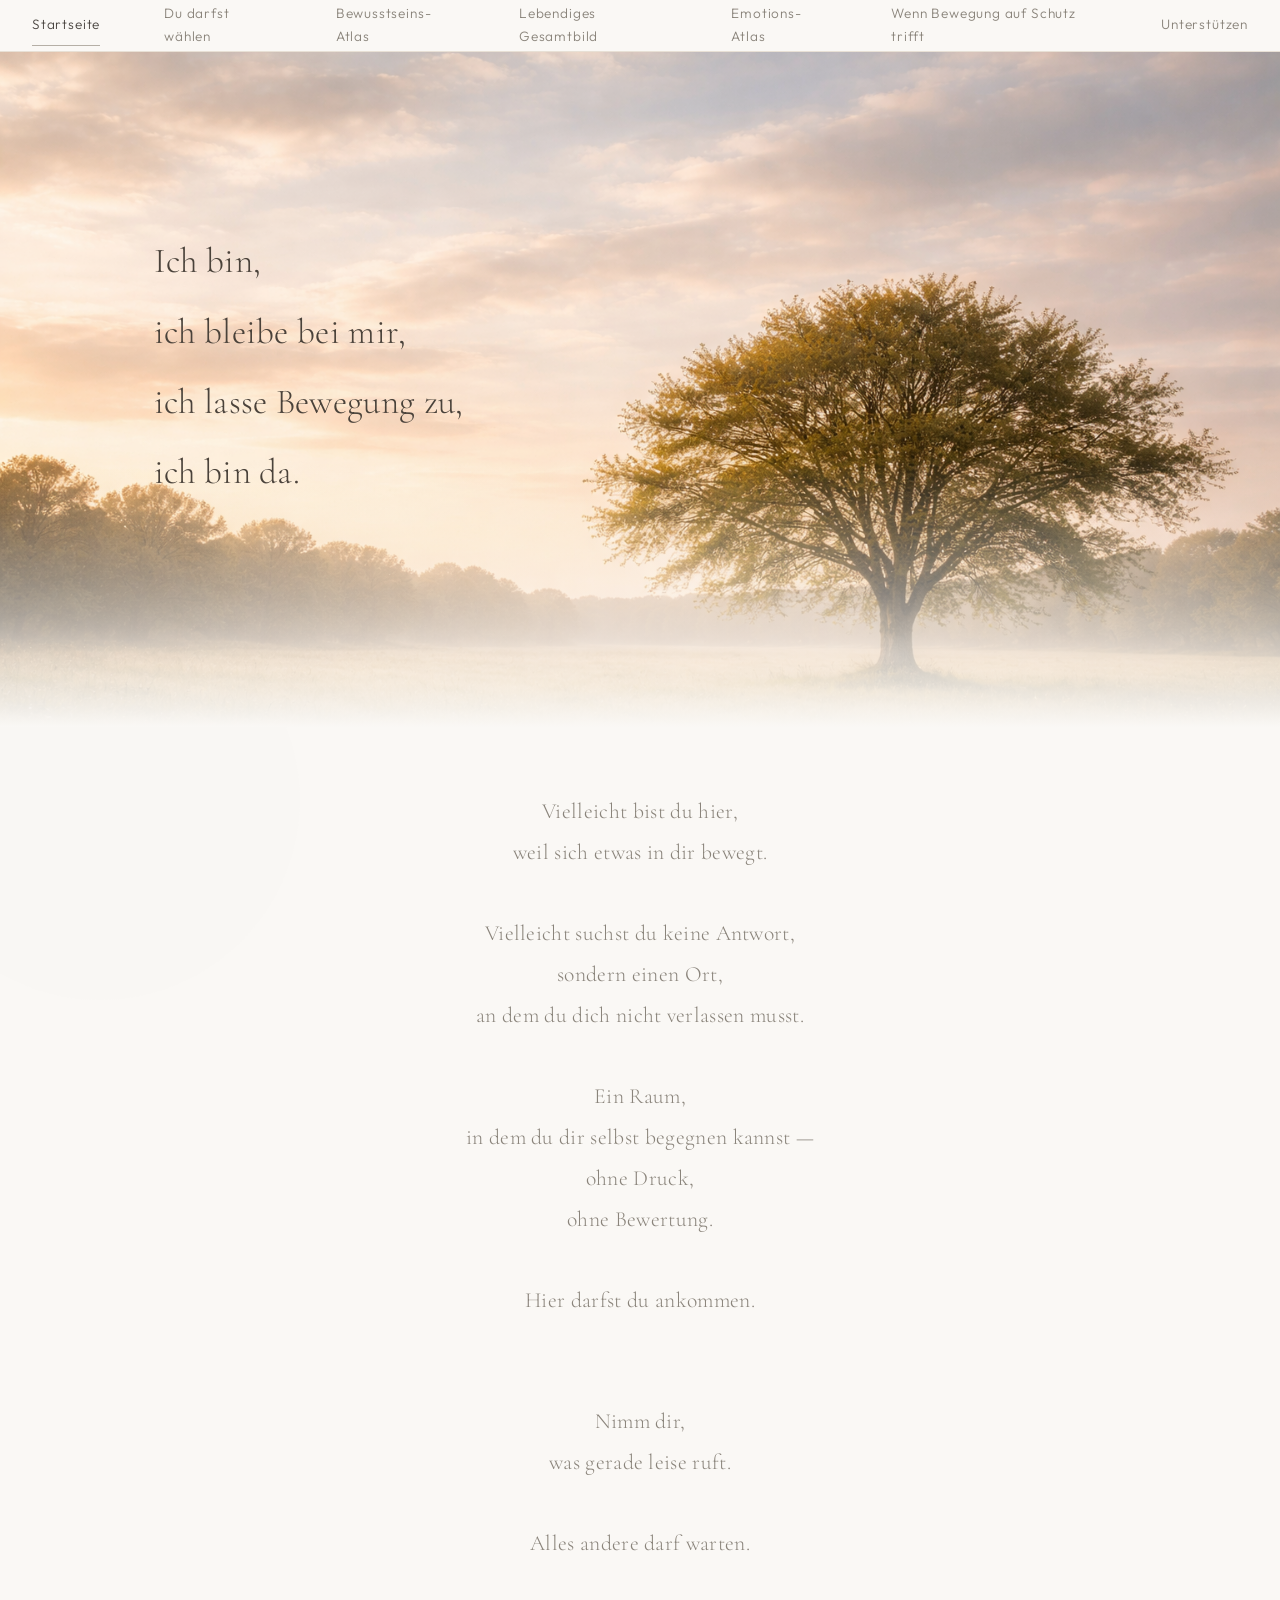
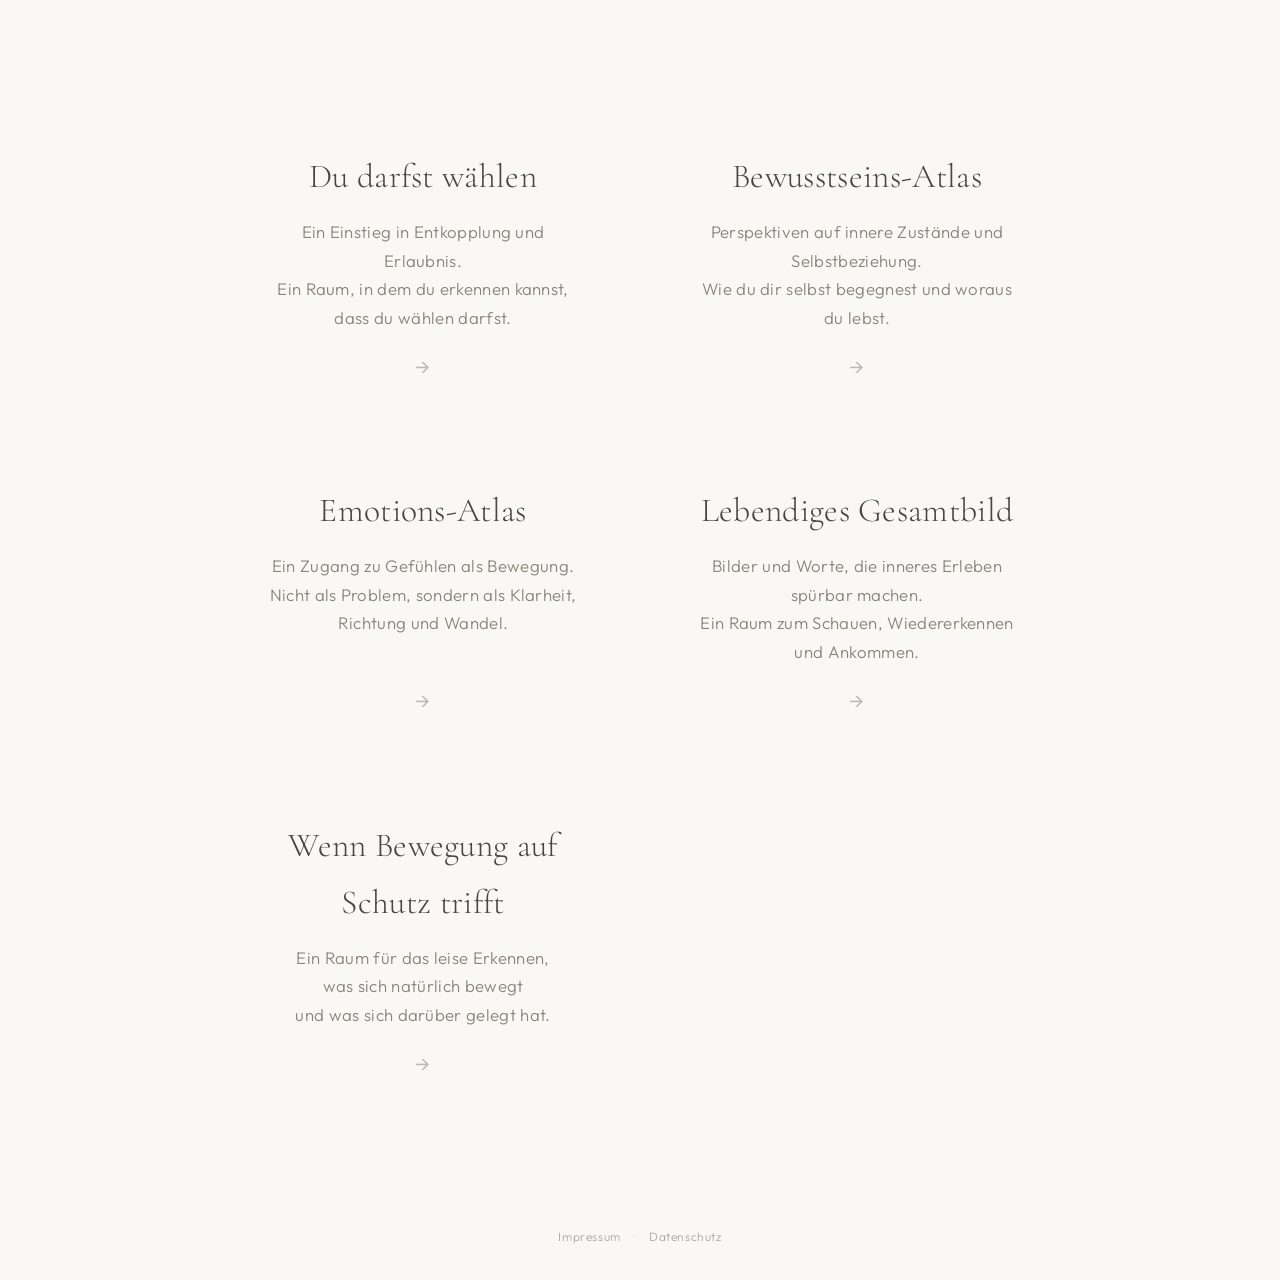
<file: index.html>
<!DOCTYPE html>
<html lang="de">

<head>
  <meta charset="UTF-8">
  <meta name="viewport" content="width=device-width, initial-scale=1.0">
  <title>Ich bin da – Ein Raum für inneres Erleben</title>
  <meta name="description" content="Ein ruhiger Raum, um inneres Erleben zu erkunden. Ohne Bewertung, ohne Druck. Mit Bewusstseins-Atlas, Emotions-Atlas und weiteren Zugängen.">
  <link rel="stylesheet" href="style.css">
</head>

<body>

  <!-- Site Header / Navigation -->
  <header class="site-header">
    <nav class="site-nav" aria-label="Hauptnavigation">
      <a href="index.html" class="site-nav__link site-nav__link--active">Startseite</a>
      <a href="du-darfst-waehlen.html" class="site-nav__link">Du darfst wählen</a>
      <a href="atlas.html" class="site-nav__link">Bewusstseins-Atlas</a>
      <a href="gesamtbild.html" class="site-nav__link">Lebendiges Gesamtbild</a>
      <a href="emotions.html" class="site-nav__link">Emotions-Atlas</a>
      <a href="schutz.html" class="site-nav__link">Wenn Bewegung auf Schutz trifft</a>
      <a href="unterstuetzen.html" class="site-nav__link">Unterstützen</a>
    </nav>

    <button class="hamburger-btn" id="hamburger-btn" aria-label="Menü öffnen">
      <span></span>
      <span></span>
      <span></span>
    </button>
  </header>

  <div class="mobile-nav-overlay" id="mobile-nav-overlay">
    <button class="mobile-nav-close" id="mobile-nav-close" aria-label="Menü schließen">✕</button>

    <a href="index.html" class="mobile-nav__link site-nav__link--active">Startseite</a>
    <a href="du-darfst-waehlen.html" class="mobile-nav__link">Du darfst wählen</a>
    <a href="atlas.html" class="mobile-nav__link">Bewusstseins-Atlas</a>
    <a href="gesamtbild.html" class="mobile-nav__link">Lebendiges Gesamtbild</a>
    <a href="emotions.html" class="mobile-nav__link">Emotions-Atlas</a>
    <a href="schutz.html" class="mobile-nav__link">Wenn Bewegung auf Schutz trifft</a>
    <a href="unterstuetzen.html" class="mobile-nav__link">Unterstützen</a>
  </div>


  <!-- Subtle background shapes -->
  <div class="bg-shape bg-shape--1" aria-hidden="true"></div>
  <div class="bg-shape bg-shape--2" aria-hidden="true"></div>
  <div class="bg-shape bg-shape--3" aria-hidden="true"></div>

  <main>
    <section class="hero">
      <div class="hero__text animate-in">
        Ich bin,<br>
        ich bleibe bei mir,<br>
        ich lasse Bewegung zu,<br>
        ich bin da.
      </div>
    </section>

    <!-- Einleitung -->
    <section class="home-section animate-in animate-in--delay-1">
      <div class="home-section__content">
        <p>
          Vielleicht bist du hier,<br>
          weil sich etwas in dir bewegt.
        </p>
        <p>
          Vielleicht suchst du keine Antwort,<br>
          sondern einen Ort,<br>
          an dem du dich nicht verlassen musst.
        </p>
        <p>
          Ein Raum,<br>
          in dem du dir selbst begegnen kannst —<br>
          ohne Druck,<br>
          ohne Bewertung.
        </p>
        <p>
          Hier darfst du ankommen.
        </p>
      </div>
    </section>

    <!-- Sanfter Weg -->
    <section class="home-section animate-in animate-in--delay-1" style="padding-top: 1rem;">
      <div class="home-section__content">
        <p>
          Nimm dir,<br>
          was gerade leise ruft.
        </p>
        <p>
          Alles andere darf warten.
        </p>
      </div>
    </section>

    <!-- Räume Navigation -->
    <section class="home-section animate-in animate-in--delay-2">
      <div class="home-rooms">
        <a href="du-darfst-waehlen.html" class="home-room">
          <h3 class="home-room__title">Du darfst wählen</h3>
          <p class="home-room__desc">
            Ein Einstieg in Entkopplung und Erlaubnis.<br>
            Ein Raum, in dem du erkennen kannst, dass du wählen darfst.
          </p>
          <span class="home-room__arrow">→</span>
        </a>
        
        <a href="atlas.html" class="home-room">
          <h3 class="home-room__title">Bewusstseins-Atlas</h3>
          <p class="home-room__desc">
            Perspektiven auf innere Zustände und Selbstbeziehung.<br>
            Wie du dir selbst begegnest und woraus du lebst.
          </p>
          <span class="home-room__arrow">→</span>
        </a>
        
        <a href="emotions.html" class="home-room">
          <h3 class="home-room__title">Emotions-Atlas</h3>
          <p class="home-room__desc">
            Ein Zugang zu Gefühlen als Bewegung.<br>
            Nicht als Problem, sondern als Klarheit, Richtung und Wandel.
          </p>
          <span class="home-room__arrow">→</span>
        </a>
        
        <a href="gesamtbild.html" class="home-room">
          <h3 class="home-room__title">Lebendiges Gesamtbild</h3>
          <p class="home-room__desc">
            Bilder und Worte, die inneres Erleben spürbar machen.<br>
            Ein Raum zum Schauen, Wiedererkennen und Ankommen.
          </p>
          <span class="home-room__arrow">→</span>
        </a>
        
        <a href="schutz.html" class="home-room">
          <h3 class="home-room__title">Wenn Bewegung auf Schutz trifft</h3>
          <p class="home-room__desc">
            Ein Raum für das leise Erkennen,<br>
            was sich natürlich bewegt<br>
            und was sich darüber gelegt hat.
          </p>
          <span class="home-room__arrow">→</span>
        </a>
      </div>
    </section>
  </main>

  <footer class="site-footer">
    <a href="impressum.html">Impressum</a>
    <span class="site-footer__sep">·</span>
    <a href="datenschutz.html">Datenschutz</a>
  </footer>

  <script src="script.js"></script>

  <script>
    (function() {
      var btn = document.getElementById('hamburger-btn');
      var overlay = document.getElementById('mobile-nav-overlay');
      var closeBtn = document.getElementById('mobile-nav-close');
      function toggleMenu() {
        btn.classList.toggle('is-open');
        overlay.classList.toggle('is-open');
        document.body.style.overflow = overlay.classList.contains('is-open') ? 'hidden' : '';
      }
      if (btn && overlay) {
        btn.addEventListener('click', toggleMenu);
        if (closeBtn) closeBtn.addEventListener('click', toggleMenu);
      }
    })();
  </script>
</body>

</html>
</file>
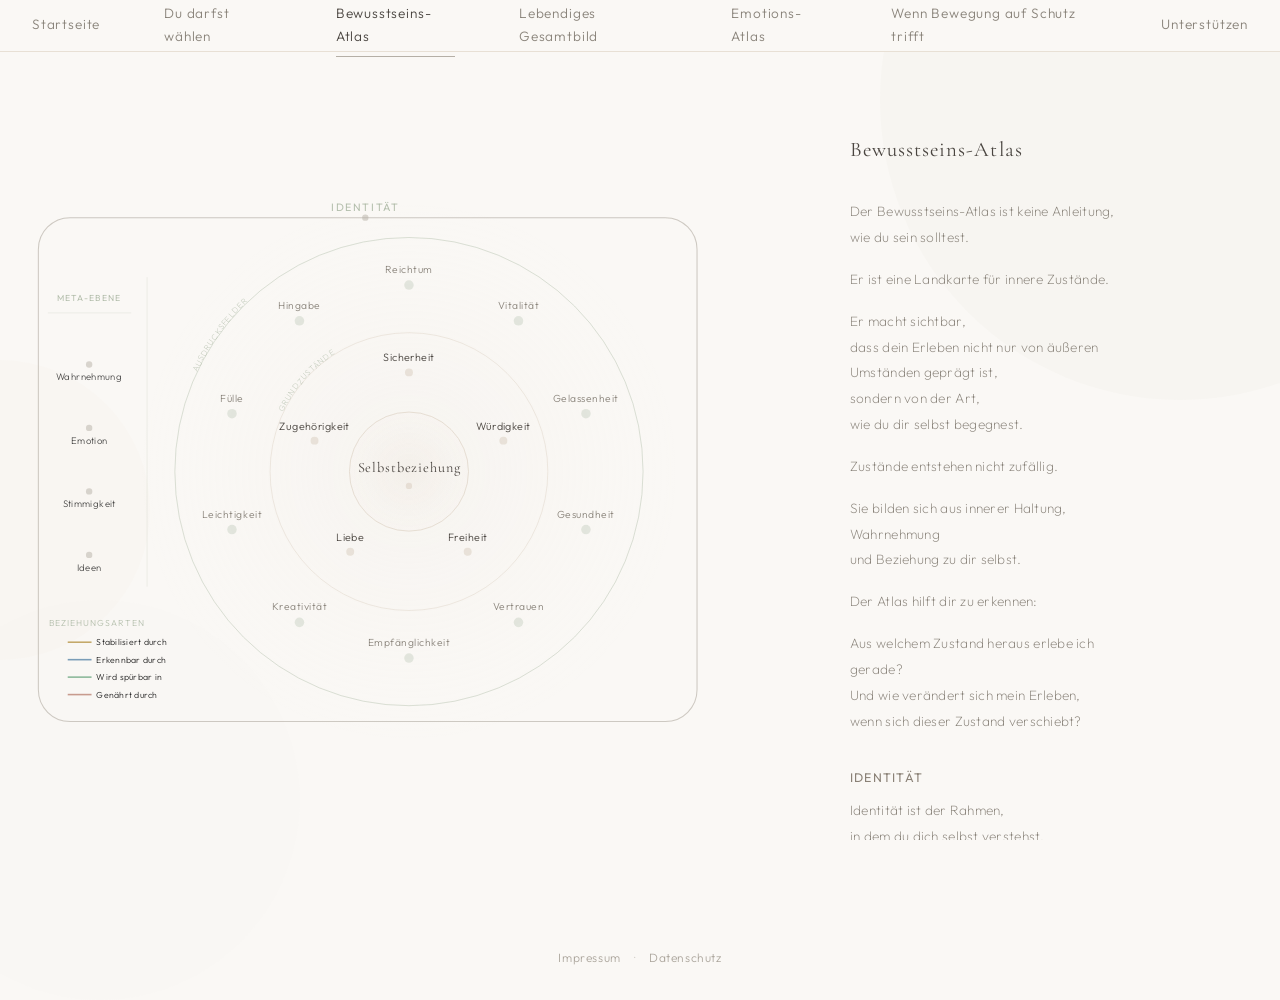
<file: atlas.html>
<!DOCTYPE html>
<html lang="de">

<head>
  <meta charset="UTF-8">
  <meta name="viewport" content="width=device-width, initial-scale=1.0">
  <title>Bewusstseins-Atlas – Orientierung für innere Zustände</title>
  <link rel="stylesheet" href="style.css?v=2.2">
</head>

<body>

  <!-- Site Header / Navigation -->
  <header class="site-header">
    <nav class="site-nav" aria-label="Hauptnavigation">
      <a href="index.html" class="site-nav__link">Startseite</a>
      <a href="du-darfst-waehlen.html" class="site-nav__link">Du darfst wählen</a>
      <a href="atlas.html" class="site-nav__link site-nav__link--active">Bewusstseins-Atlas</a>
      <a href="gesamtbild.html" class="site-nav__link">Lebendiges Gesamtbild</a>
      <a href="emotions.html" class="site-nav__link">Emotions-Atlas</a>
      <a href="schutz.html" class="site-nav__link">Wenn Bewegung auf Schutz trifft</a>
      <a href="unterstuetzen.html" class="site-nav__link">Unterstützen</a>
    </nav>

    <button class="hamburger-btn" id="hamburger-btn" aria-label="Menü öffnen">
      <span></span>
      <span></span>
      <span></span>
    </button>
  </header>

  <div class="mobile-nav-overlay" id="mobile-nav-overlay">
    <button class="mobile-nav-close" id="mobile-nav-close" aria-label="Menü schließen">✕</button>

    <a href="index.html" class="mobile-nav__link">Startseite</a>
    <a href="du-darfst-waehlen.html" class="mobile-nav__link">Du darfst wählen</a>
    <a href="atlas.html" class="mobile-nav__link site-nav__link--active">Bewusstseins-Atlas</a>
    <a href="gesamtbild.html" class="mobile-nav__link">Lebendiges Gesamtbild</a>
    <a href="emotions.html" class="mobile-nav__link">Emotions-Atlas</a>
    <a href="schutz.html" class="mobile-nav__link">Wenn Bewegung auf Schutz trifft</a>
    <a href="unterstuetzen.html" class="mobile-nav__link">Unterstützen</a>
  </div>


  <!-- Subtle background shapes -->
  <div class="bg-shape bg-shape--1" aria-hidden="true"></div>
  <div class="bg-shape bg-shape--2" aria-hidden="true"></div>
  <div class="bg-shape bg-shape--3" aria-hidden="true"></div>

  <main class="page">

    <!-- Desktop/Tablet Invitation (769px–1100px) -->
    <div class="atlas-invitation atlas-invitation--desktop">
      <div class="mobile-atlas-invitation__icon">✦</div>
      <h2 class="mobile-atlas-invitation__title">Dieser Raum braucht Weite</h2>
      <div class="mobile-atlas-invitation__text">
        <p>Der Bewusstseins-Atlas entfaltet seine volle Tiefe<br>
        in einem größeren Browserfenster.</p>
        <p>Vergrößere gerne dein Fenster —<br>
        für ein ruhigeres, klareres Erlebnis.</p>
      </div>
    </div>

    <!-- Mobile Invitation (≤768px) -->
    <div class="atlas-invitation atlas-invitation--mobile">
      <div class="mobile-atlas-invitation__icon">✦</div>
      <h2 class="mobile-atlas-invitation__title">Dieser Raum braucht Weite</h2>
      <div class="mobile-atlas-invitation__text">
        <p>Der Bewusstseins-Atlas entfaltet seine volle Tiefe<br>
        auf einem größeren Bildschirm.</p>
        <p>Öffne ihn gerne an deinem Computer —<br>
        für ein ruhigeres, klareres Erlebnis.</p>
      </div>
    </div>

    <!-- Atlas + Text layout -->
    <div class="atlas-layout animate-in animate-in--delay-1">

      <!-- LEFT: SVG Atlas (circles + meta) -->
      <section class="atlas" aria-label="Bewusstseins-Atlas">
        <svg id="atlas-svg" viewBox="0 0 950 750" xmlns="http://www.w3.org/2000/svg">

          <defs>
            <radialGradient id="centerGlow" cx="50%" cy="50%" r="50%">
              <stop offset="0%" stop-color="#E8E0D5" stop-opacity="0.18" />
              <stop offset="50%" stop-color="#F0EAE2" stop-opacity="0.08" />
              <stop offset="100%" stop-color="#FAF8F5" stop-opacity="0" />
            </radialGradient>
            <radialGradient id="innerFill" cx="50%" cy="50%" r="50%">
              <stop offset="0%" stop-color="#EDE7DF" stop-opacity="0.35" />
              <stop offset="100%" stop-color="#F5F0EB" stop-opacity="0.1" />
            </radialGradient>
          </defs>

          <!-- BEZIEHUNGSFÄDEN — relationship lines (hidden by default, rendered BEHIND nodes) -->
          <g id="beziehungsfaeden" class="beziehungsfaeden">

            <g class="bezug-group" data-for="selbstbeziehung">
              <!-- Stabilisiert durch (Ocker/Sand) -->
              <line x1="475" y1="393" x2="475" y2="250" class="bezug-line bezug-stabilisiert" />
              <line x1="475" y1="393" x2="594" y2="336" class="bezug-line bezug-stabilisiert" />
              <line x1="475" y1="393" x2="401" y2="476" class="bezug-line bezug-stabilisiert" />

              <!-- Erkennbar durch (stilles Blau) -->
              <line x1="475" y1="393" x2="72" y2="240" class="bezug-line bezug-erkennbar" />

              <!-- Wird spürbar in (sanftes Grün) -->
              <line x1="475" y1="393" x2="549" y2="476" class="bezug-line bezug-spuerbar" />

              <!-- Genährt durch (weiches Rosé) -->
              <line x1="475" y1="393" x2="420" y2="55" class="bezug-line bezug-genaehrt" />
            </g>

            <g class="bezug-group" data-for="wuerdigkeit">
              <!-- Stabilisiert durch (Ocker/Sand) -->
              <line x1="594" y1="336" x2="356" y2="336" class="bezug-line bezug-stabilisiert" /> <!-- Zugehörigkeit -->
              <line x1="594" y1="336" x2="401" y2="476" class="bezug-line bezug-stabilisiert" /> <!-- Liebe -->
              <line x1="594" y1="336" x2="475" y2="250" class="bezug-line bezug-stabilisiert" /> <!-- Sicherheit -->

              <!-- Erkennbar durch (stilles Blau) -->
              <line x1="594" y1="336" x2="72" y2="240" class="bezug-line bezug-erkennbar" /> <!-- Wahrnehmung -->

              <!-- Wird spürbar in (sanftes Grün) -->
              <line x1="594" y1="336" x2="549" y2="476" class="bezug-line bezug-spuerbar" /> <!-- Freiheit -->
              <line x1="594" y1="336" x2="475" y2="140" class="bezug-line bezug-spuerbar" /> <!-- Reichtum -->

              <!-- Genährt durch (weiches Rosé) -->
              <line x1="594" y1="336" x2="420" y2="55" class="bezug-line bezug-genaehrt" /> <!-- Identität -->
            </g>

            <g class="bezug-group" data-for="sicherheit">
              <!-- Stabilisiert durch (Ocker/Sand) -->
              <line x1="475" y1="250" x2="594" y2="336" class="bezug-line bezug-stabilisiert" /> <!-- Würdigkeit -->
              <line x1="475" y1="250" x2="401" y2="476" class="bezug-line bezug-stabilisiert" /> <!-- Liebe -->
              <line x1="475" y1="250" x2="356" y2="336" class="bezug-line bezug-stabilisiert" /> <!-- Zugehörigkeit -->

              <!-- Erkennbar durch (stilles Blau) -->
              <line x1="475" y1="250" x2="72" y2="240" class="bezug-line bezug-erkennbar" /> <!-- Wahrnehmung -->

              <!-- Wird spürbar in (sanftes Grün) -->
              <line x1="475" y1="250" x2="613" y2="565" class="bezug-line bezug-spuerbar" /> <!-- Vertrauen -->
              <line x1="475" y1="250" x2="698" y2="302" class="bezug-line bezug-spuerbar" /> <!-- Gelassenheit -->

              <!-- Genährt durch (weiches Rosé) -->
              <line x1="475" y1="250" x2="420" y2="55" class="bezug-line bezug-genaehrt" /> <!-- Identität -->
            </g>

            <g class="bezug-group" data-for="liebe">
              <!-- Stabilisiert durch (Ocker/Sand) -->
              <line x1="401" y1="476" x2="475" y2="250" class="bezug-line bezug-stabilisiert" /> <!-- Sicherheit -->
              <line x1="401" y1="476" x2="594" y2="336" class="bezug-line bezug-stabilisiert" /> <!-- Würdigkeit -->
              <line x1="401" y1="476" x2="356" y2="336" class="bezug-line bezug-stabilisiert" /> <!-- Zugehörigkeit -->

              <!-- Erkennbar durch (stilles Blau) -->
              <line x1="401" y1="476" x2="72" y2="240" class="bezug-line bezug-erkennbar" /> <!-- Wahrnehmung -->

              <!-- Wird spürbar in (sanftes Grün) -->
              <line x1="401" y1="476" x2="475" y2="610" class="bezug-line bezug-spuerbar" /> <!-- Empfänglichkeit -->
              <line x1="401" y1="476" x2="337" y2="185" class="bezug-line bezug-spuerbar" /> <!-- Hingabe -->

              <!-- Genährt durch (weiches Rosé) -->
              <line x1="401" y1="476" x2="420" y2="55" class="bezug-line bezug-genaehrt" /> <!-- Identität -->
            </g>

            <g class="bezug-group" data-for="freiheit">
              <!-- Stabilisiert durch (Ocker/Sand) -->
              <line x1="549" y1="476" x2="594" y2="336" class="bezug-line bezug-stabilisiert" /> <!-- Würdigkeit -->
              <line x1="549" y1="476" x2="475" y2="250" class="bezug-line bezug-stabilisiert" /> <!-- Sicherheit -->
              <line x1="549" y1="476" x2="401" y2="476" class="bezug-line bezug-stabilisiert" /> <!-- Liebe -->

              <!-- Erkennbar durch (stilles Blau) -->
              <line x1="549" y1="476" x2="72" y2="240" class="bezug-line bezug-erkennbar" /> <!-- Wahrnehmung -->

              <!-- Wird spürbar in (sanftes Grün) -->
              <line x1="549" y1="476" x2="252" y2="448" class="bezug-line bezug-spuerbar" /> <!-- Leichtigkeit -->
              <line x1="549" y1="476" x2="337" y2="565" class="bezug-line bezug-spuerbar" /> <!-- Kreativität -->

              <!-- Genährt durch (weiches Rosé) -->
              <line x1="549" y1="476" x2="420" y2="55" class="bezug-line bezug-genaehrt" /> <!-- Identität -->
            </g>

            <g class="bezug-group" data-for="zugehoerigkeit">
              <!-- Stabilisiert durch (Ocker/Sand) -->
              <line x1="356" y1="336" x2="401" y2="476" class="bezug-line bezug-stabilisiert" /> <!-- Liebe -->
              <line x1="356" y1="336" x2="475" y2="250" class="bezug-line bezug-stabilisiert" /> <!-- Sicherheit -->
              <line x1="356" y1="336" x2="594" y2="336" class="bezug-line bezug-stabilisiert" /> <!-- Würdigkeit -->

              <!-- Erkennbar durch (stilles Blau) -->
              <line x1="356" y1="336" x2="72" y2="240" class="bezug-line bezug-erkennbar" /> <!-- Wahrnehmung -->

              <!-- Wird spürbar in (sanftes Grün) -->
              <line x1="356" y1="336" x2="698" y2="302" class="bezug-line bezug-spuerbar" /> <!-- Gelassenheit -->
              <line x1="356" y1="336" x2="475" y2="610" class="bezug-line bezug-spuerbar" /> <!-- Empfänglichkeit -->

              <!-- Genährt durch (weiches Rosé) -->
              <line x1="356" y1="336" x2="420" y2="55" class="bezug-line bezug-genaehrt" /> <!-- Identität -->
            </g>

            <g class="bezug-group" data-for="leichtigkeit">
              <!-- Stabilisiert durch (Ocker/Sand) -->
              <line x1="252" y1="448" x2="549" y2="476" class="bezug-line bezug-stabilisiert" /> <!-- Freiheit -->
              <line x1="252" y1="448" x2="475" y2="250" class="bezug-line bezug-stabilisiert" /> <!-- Sicherheit -->
              <line x1="252" y1="448" x2="594" y2="336" class="bezug-line bezug-stabilisiert" /> <!-- Würdigkeit -->

              <!-- Erkennbar durch (stilles Blau) -->
              <line x1="252" y1="448" x2="72" y2="240" class="bezug-line bezug-erkennbar" /> <!-- Wahrnehmung -->

              <!-- Wird spürbar in (sanftes Grün) -->
              <line x1="252" y1="448" x2="613" y2="185" class="bezug-line bezug-spuerbar" /> <!-- Vitalität -->
              <line x1="252" y1="448" x2="698" y2="302" class="bezug-line bezug-spuerbar" /> <!-- Gelassenheit -->

              <!-- Genährt durch (weiches Rosé) -->
              <line x1="252" y1="448" x2="420" y2="55" class="bezug-line bezug-genaehrt" /> <!-- Identität -->
            </g>

            <g class="bezug-group" data-for="vitalitaet">
              <!-- Stabilisiert durch (Ocker/Sand) -->
              <line x1="613" y1="185" x2="594" y2="336" class="bezug-line bezug-stabilisiert" /> <!-- Würdigkeit -->
              <line x1="613" y1="185" x2="475" y2="250" class="bezug-line bezug-stabilisiert" /> <!-- Sicherheit -->
              <line x1="613" y1="185" x2="401" y2="476" class="bezug-line bezug-stabilisiert" /> <!-- Liebe -->
              <line x1="613" y1="185" x2="549" y2="476" class="bezug-line bezug-stabilisiert" /> <!-- Freiheit -->

              <!-- Erkennbar durch (stilles Blau) -->
              <line x1="613" y1="185" x2="698" y2="448" class="bezug-line bezug-erkennbar" /> <!-- Gesundheit -->

              <!-- Wird spürbar in (sanftes Grün) -->
              <line x1="613" y1="185" x2="252" y2="448" class="bezug-line bezug-spuerbar" /> <!-- Leichtigkeit -->
              <line x1="613" y1="185" x2="475" y2="140" class="bezug-line bezug-spuerbar" /> <!-- Reichtum -->

              <!-- Genährt durch (weiches Rosé) -->
              <line x1="613" y1="185" x2="420" y2="55" class="bezug-line bezug-genaehrt" /> <!-- Identität -->
            </g>

            <g class="bezug-group" data-for="vertrauen">
              <!-- Stabilisiert durch (Ocker/Sand) -->
              <line x1="613" y1="565" x2="475" y2="250" class="bezug-line bezug-stabilisiert" /> <!-- Sicherheit -->
              <line x1="613" y1="565" x2="594" y2="336" class="bezug-line bezug-stabilisiert" /> <!-- Würdigkeit -->
              <line x1="613" y1="565" x2="401" y2="476" class="bezug-line bezug-stabilisiert" /> <!-- Liebe -->

              <!-- Erkennbar durch (stilles Blau) -->
              <line x1="613" y1="565" x2="72" y2="240" class="bezug-line bezug-erkennbar" /> <!-- Wahrnehmung -->

              <!-- Wird spürbar in (sanftes Grün) -->
              <line x1="613" y1="565" x2="698" y2="302" class="bezug-line bezug-spuerbar" /> <!-- Gelassenheit -->
              <line x1="613" y1="565" x2="337" y2="185" class="bezug-line bezug-spuerbar" /> <!-- Hingabe -->

              <!-- Genährt durch (weiches Rosé) -->
              <line x1="613" y1="565" x2="420" y2="55" class="bezug-line bezug-genaehrt" /> <!-- Identität -->
            </g>

            <g class="bezug-group" data-for="gelassenheit">
              <!-- Stabilisiert durch (Ocker/Sand) -->
              <line x1="698" y1="302" x2="475" y2="250" class="bezug-line bezug-stabilisiert" /> <!-- Sicherheit -->
              <line x1="698" y1="302" x2="613" y2="565" class="bezug-line bezug-stabilisiert" /> <!-- Vertrauen -->
              <line x1="698" y1="302" x2="356" y2="336" class="bezug-line bezug-stabilisiert" /> <!-- Zugehörigkeit -->

              <!-- Erkennbar durch (stilles Blau) -->
              <line x1="698" y1="302" x2="72" y2="240" class="bezug-line bezug-erkennbar" /> <!-- Wahrnehmung -->

              <!-- Wird spürbar in (sanftes Grün) -->
              <line x1="698" y1="302" x2="252" y2="448" class="bezug-line bezug-spuerbar" /> <!-- Leichtigkeit -->
              <line x1="698" y1="302" x2="337" y2="185" class="bezug-line bezug-spuerbar" /> <!-- Hingabe -->

              <!-- Genährt durch (weiches Rosé) -->
              <line x1="698" y1="302" x2="420" y2="55" class="bezug-line bezug-genaehrt" /> <!-- Identität -->
            </g>

            <g class="bezug-group" data-for="reichtum">
              <!-- Stabilisiert durch (Ocker/Sand) -->
              <line x1="475" y1="140" x2="594" y2="336" class="bezug-line bezug-stabilisiert" /> <!-- Würdigkeit -->
              <line x1="475" y1="140" x2="475" y2="250" class="bezug-line bezug-stabilisiert" /> <!-- Sicherheit -->
              <line x1="475" y1="140" x2="475" y2="610" class="bezug-line bezug-stabilisiert" />
              <!-- Empfänglichkeit -->

              <!-- Erkennbar durch (stilles Blau) -->
              <line x1="475" y1="140" x2="72" y2="240" class="bezug-line bezug-erkennbar" /> <!-- Wahrnehmung -->

              <!-- Wird spürbar in (sanftes Grün) -->
              <line x1="475" y1="140" x2="252" y2="302" class="bezug-line bezug-spuerbar" /> <!-- Fülle -->
              <line x1="475" y1="140" x2="613" y2="565" class="bezug-line bezug-spuerbar" /> <!-- Vertrauen -->

              <!-- Genährt durch (weiches Rosé) -->
              <line x1="475" y1="140" x2="420" y2="55" class="bezug-line bezug-genaehrt" /> <!-- Identität -->
            </g>

            <g class="bezug-group" data-for="gesundheit">
              <!-- Stabilisiert durch (Ocker/Sand) -->
              <line x1="698" y1="448" x2="475" y2="250" class="bezug-line bezug-stabilisiert" /> <!-- Sicherheit -->
              <line x1="698" y1="448" x2="401" y2="476" class="bezug-line bezug-stabilisiert" /> <!-- Liebe -->
              <line x1="698" y1="448" x2="549" y2="476" class="bezug-line bezug-stabilisiert" /> <!-- Freiheit -->

              <!-- Erkennbar durch (stilles Blau) -->
              <line x1="698" y1="448" x2="72" y2="240" class="bezug-line bezug-erkennbar" /> <!-- Wahrnehmung -->

              <!-- Wird spürbar in (sanftes Grün) -->
              <line x1="698" y1="448" x2="613" y2="185" class="bezug-line bezug-spuerbar" /> <!-- Vitalität -->
              <line x1="698" y1="448" x2="252" y2="448" class="bezug-line bezug-spuerbar" /> <!-- Leichtigkeit -->

              <!-- Genährt durch (weiches Rosé) -->
              <line x1="698" y1="448" x2="420" y2="55" class="bezug-line bezug-genaehrt" /> <!-- Identität -->
            </g>

            <g class="bezug-group" data-for="empfaenglichkeit">
              <!-- Stabilisiert durch (Ocker/Sand) -->
              <line x1="475" y1="610" x2="401" y2="476" class="bezug-line bezug-stabilisiert" /> <!-- Liebe -->
              <line x1="475" y1="610" x2="475" y2="250" class="bezug-line bezug-stabilisiert" /> <!-- Sicherheit -->
              <line x1="475" y1="610" x2="356" y2="336" class="bezug-line bezug-stabilisiert" /> <!-- Zugehörigkeit -->

              <!-- Erkennbar durch (stilles Blau) -->
              <line x1="475" y1="610" x2="72" y2="240" class="bezug-line bezug-erkennbar" /> <!-- Wahrnehmung -->

              <!-- Wird spürbar in (sanftes Grün) -->
              <line x1="475" y1="610" x2="337" y2="565" class="bezug-line bezug-spuerbar" /> <!-- Kreativität -->
              <line x1="475" y1="610" x2="475" y2="140" class="bezug-line bezug-spuerbar" /> <!-- Reichtum -->

              <!-- Genährt durch (weiches Rosé) -->
              <line x1="475" y1="610" x2="420" y2="55" class="bezug-line bezug-genaehrt" /> <!-- Identität -->
            </g>

            <g class="bezug-group" data-for="fuelle">
              <!-- Stabilisiert durch (Ocker/Sand) -->
              <line x1="252" y1="302" x2="475" y2="140" class="bezug-line bezug-stabilisiert" /> <!-- Reichtum -->
              <line x1="252" y1="302" x2="475" y2="610" class="bezug-line bezug-stabilisiert" />
              <!-- Empfänglichkeit -->
              <line x1="252" y1="302" x2="698" y2="302" class="bezug-line bezug-stabilisiert" /> <!-- Gelassenheit -->

              <!-- Erkennbar durch (stilles Blau) -->
              <line x1="252" y1="302" x2="72" y2="240" class="bezug-line bezug-erkennbar" /> <!-- Wahrnehmung -->

              <!-- Wird spürbar in (sanftes Grün) -->
              <line x1="252" y1="302" x2="613" y2="565" class="bezug-line bezug-spuerbar" /> <!-- Vertrauen -->
              <line x1="252" y1="302" x2="337" y2="185" class="bezug-line bezug-spuerbar" /> <!-- Hingabe -->

              <!-- Genährt durch (weiches Rosé) -->
              <line x1="252" y1="302" x2="420" y2="55" class="bezug-line bezug-genaehrt" /> <!-- Identität -->
            </g>

            <g class="bezug-group" data-for="kreativitaet">
              <!-- Stabilisiert durch (Ocker/Sand) -->
              <line x1="337" y1="565" x2="549" y2="476" class="bezug-line bezug-stabilisiert" /> <!-- Freiheit -->
              <line x1="337" y1="565" x2="475" y2="610" class="bezug-line bezug-stabilisiert" />
              <!-- Empfänglichkeit -->
              <line x1="337" y1="565" x2="475" y2="250" class="bezug-line bezug-stabilisiert" /> <!-- Sicherheit -->

              <!-- Erkennbar durch (stilles Blau) -->
              <line x1="337" y1="565" x2="72" y2="240" class="bezug-line bezug-erkennbar" /> <!-- Wahrnehmung -->

              <!-- Wird spürbar in (sanftes Grün) -->
              <line x1="337" y1="565" x2="252" y2="302" class="bezug-line bezug-spuerbar" /> <!-- Fülle -->
              <line x1="337" y1="565" x2="252" y2="448" class="bezug-line bezug-spuerbar" /> <!-- Leichtigkeit -->

              <!-- Genährt durch (weiches Rosé) -->
              <line x1="337" y1="565" x2="420" y2="55" class="bezug-line bezug-genaehrt" /> <!-- Identität -->
            </g>

            <g class="bezug-group" data-for="hingabe">
              <!-- Stabilisiert durch (Ocker/Sand) -->
              <line x1="337" y1="185" x2="613" y2="565" class="bezug-line bezug-stabilisiert" /> <!-- Vertrauen -->
              <line x1="337" y1="185" x2="698" y2="302" class="bezug-line bezug-stabilisiert" /> <!-- Gelassenheit -->
              <line x1="337" y1="185" x2="401" y2="476" class="bezug-line bezug-stabilisiert" /> <!-- Liebe -->

              <!-- Erkennbar durch (stilles Blau) -->
              <line x1="337" y1="185" x2="72" y2="240" class="bezug-line bezug-erkennbar" /> <!-- Wahrnehmung -->

              <!-- Wird spürbar in (sanftes Grün) -->
              <line x1="337" y1="185" x2="252" y2="448" class="bezug-line bezug-spuerbar" /> <!-- Leichtigkeit -->
              <line x1="337" y1="185" x2="252" y2="302" class="bezug-line bezug-spuerbar" /> <!-- Fülle -->

              <!-- Genährt durch (weiches Rosé) -->
              <line x1="337" y1="185" x2="420" y2="55" class="bezug-line bezug-genaehrt" /> <!-- Identität -->
            </g>

            <g class="bezug-group" data-for="identitaet">
              <!-- Stabilisiert durch (Ocker/Sand) — offset -2px X for double line -->
              <line x1="418" y1="55" x2="473" y2="393" class="bezug-line bezug-stabilisiert" /> <!-- Selbstbeziehung -->

              <!-- Erkennbar durch (stilles Blau) -->
              <line x1="420" y1="55" x2="72" y2="240" class="bezug-line bezug-erkennbar" /> <!-- Wahrnehmung -->

              <!-- Wird spürbar in (sanftes Grün) -->
              <line x1="420" y1="55" x2="549" y2="476" class="bezug-line bezug-spuerbar" /> <!-- Freiheit -->
              <!-- offset +2px X for double line -->
              <line x1="422" y1="55" x2="477" y2="393" class="bezug-line bezug-spuerbar" /> <!-- Selbstbeziehung -->
            </g>

            <g class="bezug-group" data-for="wahrnehmung">
              <!-- Genährt durch (weiches Rosé) -->
              <line x1="72" y1="240" x2="420" y2="55" class="bezug-line bezug-genaehrt" /> <!-- Identität -->

              <!-- Stabilisiert durch (Ocker/Sand) -->
              <line x1="72" y1="240" x2="475" y2="250" class="bezug-line bezug-stabilisiert" /> <!-- Sicherheit -->
              <line x1="72" y1="240" x2="698" y2="302" class="bezug-line bezug-stabilisiert" /> <!-- Gelassenheit -->
              <line x1="72" y1="240" x2="475" y2="393" class="bezug-line bezug-stabilisiert" /> <!-- Selbstbeziehung -->

              <!-- Erkennbar durch (stilles Blau) -->
              <line x1="72" y1="240" x2="72" y2="320" class="bezug-line bezug-erkennbar" /> <!-- Emotionen -->
              <!-- offset -2px X for double line -->
              <line x1="70" y1="240" x2="70" y2="400" class="bezug-line bezug-erkennbar" />
              <!-- Stimmigkeit (Erkennbar) -->

              <!-- Wird spürbar in (sanftes Grün) -->
              <!-- offset +2px X for double line -->
              <line x1="74" y1="240" x2="74" y2="400" class="bezug-line bezug-spuerbar" />
              <!-- Stimmigkeit (Spürbar) -->
              <line x1="72" y1="240" x2="72" y2="480" class="bezug-line bezug-spuerbar" /> <!-- Ideen -->
            </g>

            <g class="bezug-group" data-for="emotion">
              <!-- Genährt durch (weiches Rosé) -->
              <line x1="72" y1="320" x2="420" y2="55" class="bezug-line bezug-genaehrt" /> <!-- Identität -->

              <!-- Stabilisiert durch (Ocker/Sand) -->
              <line x1="72" y1="320" x2="401" y2="476" class="bezug-line bezug-stabilisiert" /> <!-- Liebe -->
              <!-- offset +100px for target nodes in inner circle -->
              <line x1="72" y1="320" x2="475" y2="250" class="bezug-line bezug-stabilisiert" /> <!-- Sicherheit -->
              <line x1="72" y1="320" x2="475" y2="393" class="bezug-line bezug-stabilisiert" /> <!-- Selbstbeziehung -->

              <!-- Erkennbar durch (stilles Blau) -->
              <line x1="72" y1="320" x2="72" y2="240" class="bezug-line bezug-erkennbar" /> <!-- Wahrnehmung -->
              <!-- offset -2px X for double line -->
              <!-- Stimmigkeit (Erkennbar) -->

              <!-- Wird spürbar in (sanftes Grün) -->
              <!-- offset +2px X for double line -->
              <line x1="74" y1="320" x2="74" y2="400" class="bezug-line bezug-spuerbar" />
              <!-- Stimmigkeit (Spürbar) -->
              <line x1="72" y1="320" x2="72" y2="480" class="bezug-line bezug-spuerbar" /> <!-- Ideen -->
            </g>

            <g class="bezug-group" data-for="stimmigkeit">
              <!-- Genährt durch (weiches Rosé) -->
              <line x1="72" y1="400" x2="420" y2="55" class="bezug-line bezug-genaehrt" /> <!-- Identität -->

              <!-- Stabilisiert durch (Ocker/Sand) -->
              <!-- offset +100px for target nodes in inner circle -->
              <line x1="72" y1="400" x2="475" y2="393" class="bezug-line bezug-stabilisiert" /> <!-- Selbstbeziehung -->
              <line x1="72" y1="400" x2="698" y2="302" class="bezug-line bezug-stabilisiert" /> <!-- Gelassenheit -->
              <line x1="72" y1="400" x2="549" y2="476" class="bezug-line bezug-stabilisiert" /> <!-- Freiheit -->

              <!-- Erkennbar durch (stilles Blau) -->
              <line x1="72" y1="400" x2="72" y2="240" class="bezug-line bezug-erkennbar" /> <!-- Wahrnehmung -->
              <line x1="72" y1="400" x2="72" y2="320" class="bezug-line bezug-erkennbar" /> <!-- Emotionen -->

              <!-- Wird spürbar in (sanftes Grün) -->
              <!-- Wahl has no graph node, so no line for Wahl -->
              <line x1="72" y1="400" x2="72" y2="480" class="bezug-line bezug-spuerbar" /> <!-- Ideen -->
            </g>

            <g class="bezug-group" data-for="ideen">
              <!-- Genährt durch (weiches Rosé) -->
              <line x1="72" y1="480" x2="420" y2="55" class="bezug-line bezug-genaehrt" /> <!-- Identität -->

              <!-- Stabilisiert durch (Ocker/Sand) -->
              <line x1="72" y1="480" x2="72" y2="400" class="bezug-line bezug-stabilisiert" /> <!-- Stimmigkeit -->
              <!-- offset +100px for target nodes in inner circle -->
              <line x1="72" y1="480" x2="549" y2="476" class="bezug-line bezug-stabilisiert" /> <!-- Freiheit -->
              <line x1="72" y1="480" x2="475" y2="610" class="bezug-line bezug-stabilisiert" /> <!-- Empfänglichkeit -->

              <!-- Erkennbar durch (stilles Blau) -->
              <line x1="72" y1="480" x2="72" y2="240" class="bezug-line bezug-erkennbar" /> <!-- Wahrnehmung -->
              <line x1="72" y1="480" x2="72" y2="320" class="bezug-line bezug-erkennbar" /> <!-- Emotionen -->

              <!-- Wird spürbar in (sanftes Grün) -->
              <!-- offset +100px for target nodes in inner circle -->
              <line x1="72" y1="480" x2="337" y2="565" class="bezug-line bezug-spuerbar" /> <!-- Kreativität -->
              <!-- Wahl has no graph node, so no line for Wahl -->
            </g>

          </g>

          <!-- BEZIEHUNGSARTEN — Legend (inside identity frame) -->
          <g class="bezug-legende">
            <text x="82" y="570" class="bezug-legende__title">Beziehungsarten</text>
            <line x1="45" y1="590" x2="75" y2="590" class="bezug-legende__line bezug-stabilisiert" />
            <text x="81" y="594" class="bezug-legende__text">Stabilisiert durch</text>
            <line x1="45" y1="612" x2="75" y2="612" class="bezug-legende__line bezug-erkennbar" />
            <text x="81" y="616" class="bezug-legende__text">Erkennbar durch</text>
            <line x1="45" y1="634" x2="75" y2="634" class="bezug-legende__line bezug-spuerbar" />
            <text x="81" y="638" class="bezug-legende__text">Wird spürbar in</text>
            <line x1="45" y1="656" x2="75" y2="656" class="bezug-legende__line bezug-genaehrt" />
            <text x="81" y="660" class="bezug-legende__text">Genährt durch</text>
          </g>

          <!-- META-EBENE — left side -->
          <line x1="145" y1="130" x2="145" y2="520" class="meta-separator" />
          <text x="72" y="160" class="meta-heading">Meta-Ebene</text>
          <line x1="20" y1="175" x2="125" y2="175" class="meta-heading-rule" />

          <g class="atlas-node atlas-node--meta" data-topic="wahrnehmung" role="button" tabindex="0"
            aria-label="Wahrnehmung">
            <circle cx="72" cy="240" r="4" class="node-dot node-dot--meta" />
            <text x="72" y="260" class="node-text-meta">Wahrnehmung</text>
          </g>
          <g class="atlas-node atlas-node--meta" data-topic="emotion" role="button" tabindex="0" aria-label="Emotion">
            <circle cx="72" cy="320" r="4" class="node-dot node-dot--meta" />
            <text x="72" y="340" class="node-text-meta">Emotion</text>
          </g>
          <g class="atlas-node atlas-node--meta" data-topic="stimmigkeit" role="button" tabindex="0"
            aria-label="Stimmigkeit">
            <circle cx="72" cy="400" r="4" class="node-dot node-dot--meta" />
            <text x="72" y="420" class="node-text-meta">Stimmigkeit</text>
          </g>
          <g class="atlas-node atlas-node--meta" data-topic="ideen" role="button" tabindex="0" aria-label="Ideen">
            <circle cx="72" cy="480" r="4" class="node-dot node-dot--meta" />
            <text x="72" y="500" class="node-text-meta">Ideen</text>
          </g>

          <!-- CIRCLES — shifted right -->
          <g transform="translate(100, 0)">

            <!-- Background atmosphere -->
            <circle cx="375" cy="375" r="340" fill="url(#centerGlow)" />
            <circle cx="375" cy="375" r="330" class="ring-whisper" />
            <circle cx="375" cy="375" r="310" class="ring-whisper" style="opacity: 0.06" />

            <!-- Concentric rings -->
            <circle cx="375" cy="375" r="295" class="ring-line ring-line--outer" />
            <circle cx="375" cy="375" r="175" class="ring-line ring-line--middle" />

            <!-- Ring labels -->
            <text class="ring-label">
              <textPath href="#middleRingPath" startOffset="82%">Grundzustände</textPath>
            </text>
            <path id="middleRingPath" d="M 375 200 A 175 175 0 1 1 374.99 200" fill="none" />
            <text class="ring-label">
              <textPath href="#outerRingPath" startOffset="82%">Ausdrucksfelder</textPath>
            </text>
            <path id="outerRingPath" d="M 375 80 A 295 295 0 1 1 374.99 80" fill="none" />

            <!-- RING 2 — Outer items (10 items, 36° apart, r=235) -->
            <!-- 0° -->
            <g class="atlas-node" data-topic="reichtum" role="button" tabindex="0" aria-label="Reichtum">
              <circle cx="375" cy="140" r="6" class="node-dot node-dot--outer" />
              <text x="375" y="125" class="node-text node-text--outer">Reichtum</text>
            </g>
            <!-- 36° -->
            <g class="atlas-node" data-topic="vitalitaet" role="button" tabindex="0" aria-label="Vitalität">
              <circle cx="513" cy="185" r="6" class="node-dot node-dot--outer" />
              <text x="513" y="170" class="node-text node-text--outer">Vitalität</text>
            </g>
            <!-- 72° -->
            <g class="atlas-node" data-topic="gelassenheit" role="button" tabindex="0" aria-label="Gelassenheit">
              <circle cx="598" cy="302" r="6" class="node-dot node-dot--outer" />
              <text x="598" y="287" class="node-text node-text--outer">Gelassenheit</text>
            </g>
            <!-- 108° -->
            <g class="atlas-node" data-topic="gesundheit" role="button" tabindex="0" aria-label="Gesundheit">
              <circle cx="598" cy="448" r="6" class="node-dot node-dot--outer" />
              <text x="598" y="433" class="node-text node-text--outer">Gesundheit</text>
            </g>
            <!-- 144° -->
            <g class="atlas-node" data-topic="vertrauen" role="button" tabindex="0" aria-label="Vertrauen">
              <circle cx="513" cy="565" r="6" class="node-dot node-dot--outer" />
              <text x="513" y="550" class="node-text node-text--outer">Vertrauen</text>
            </g>
            <!-- 180° -->
            <g class="atlas-node" data-topic="empfaenglichkeit" role="button" tabindex="0" aria-label="Empfänglichkeit">
              <circle cx="375" cy="610" r="6" class="node-dot node-dot--outer" />
              <text x="375" y="595" class="node-text node-text--outer">Empfänglichkeit</text>
            </g>
            <!-- 216° -->
            <g class="atlas-node" data-topic="kreativitaet" role="button" tabindex="0" aria-label="Kreativität">
              <circle cx="237" cy="565" r="6" class="node-dot node-dot--outer" />
              <text x="237" y="550" class="node-text node-text--outer">Kreativität</text>
            </g>
            <!-- 252° -->
            <g class="atlas-node" data-topic="leichtigkeit" role="button" tabindex="0" aria-label="Leichtigkeit">
              <circle cx="152" cy="448" r="6" class="node-dot node-dot--outer" />
              <text x="152" y="433" class="node-text node-text--outer">Leichtigkeit</text>
            </g>
            <!-- 288° -->
            <g class="atlas-node" data-topic="fuelle" role="button" tabindex="0" aria-label="Fülle">
              <circle cx="152" cy="302" r="6" class="node-dot node-dot--outer" />
              <text x="152" y="287" class="node-text node-text--outer">Fülle</text>
            </g>
            <!-- 324° -->
            <g class="atlas-node" data-topic="hingabe" role="button" tabindex="0" aria-label="Hingabe">
              <circle cx="237" cy="185" r="6" class="node-dot node-dot--outer" />
              <text x="237" y="170" class="node-text node-text--outer">Hingabe</text>
            </g>

            <!-- RING 1 — Inner items -->
            <g class="atlas-node" data-topic="sicherheit" role="button" tabindex="0" aria-label="Sicherheit">
              <circle cx="375" cy="250" r="5" class="node-dot node-dot--inner" />
              <text x="375" y="236" class="node-text node-text--inner">Sicherheit</text>
            </g>
            <g class="atlas-node" data-topic="wuerdigkeit" role="button" tabindex="0" aria-label="Würdigkeit">
              <circle cx="494" cy="336" r="5" class="node-dot node-dot--inner" />
              <text x="494" y="322" class="node-text node-text--inner">Würdigkeit</text>
            </g>
            <g class="atlas-node" data-topic="freiheit" role="button" tabindex="0" aria-label="Freiheit">
              <circle cx="449" cy="476" r="5" class="node-dot node-dot--inner" />
              <text x="449" y="462" class="node-text node-text--inner">Freiheit</text>
            </g>
            <g class="atlas-node" data-topic="liebe" role="button" tabindex="0" aria-label="Liebe">
              <circle cx="301" cy="476" r="5" class="node-dot node-dot--inner" />
              <text x="301" y="462" class="node-text node-text--inner">Liebe</text>
            </g>
            <g class="atlas-node" data-topic="zugehoerigkeit" role="button" tabindex="0" aria-label="Zugehörigkeit">
              <circle cx="256" cy="336" r="5" class="node-dot node-dot--inner" />
              <text x="256" y="322" class="node-text node-text--inner">Zugehörigkeit</text>
            </g>

            <!-- CENTER — Selbstbeziehung -->
            <g class="atlas-node atlas-node--center" data-topic="selbstbeziehung" role="button" tabindex="0"
              aria-label="Selbstbeziehung">
              <circle cx="375" cy="375" r="75" fill="url(#innerFill)" class="center-circle-fill" />
              <circle cx="375" cy="375" r="75" class="ring-line ring-line--inner center-circle-stroke" />
              <text x="375" y="370" class="node-text-center">Selbstbeziehung</text>
              <circle cx="375" cy="393" r="4" class="node-dot node-dot--inner" />
            </g>

          </g><!-- end circles group -->

          <!-- IDENTITÄT — outer frame around entire atlas (placed last to be on top of other shapes) -->
          <g class="identity-frame" id="identity-frame" data-topic="identitaet" role="button" tabindex="0"
            aria-label="Identität">
            <rect x="8" y="55" width="830" height="635" rx="40" ry="40" class="identity-frame__rect" />
            <circle cx="420" cy="55" r="4" class="node-dot node-dot--meta" />
            <!-- Invisible hit area for the dot to make it easily clikable/hoverable -->
            <circle cx="420" cy="55" r="25" fill="transparent" />
            <text x="420" y="46" class="identity-frame__label">Identität</text>
          </g>

        </svg>
      </section>

      <!-- RIGHT: Text Container -->
      <aside class="text-column" id="text-container">

        <!-- ====== INTRO VIEW (default) ====== -->
        <div class="topic-view topic-view--active" data-view="intro">
          <h2 class="text-column__title">Bewusstseins-Atlas</h2>

          <div class="topic-scroll">
            <div class="text-column__body">
              <p>Der Bewusstseins-Atlas ist keine Anleitung, wie du sein solltest.</p>
              <p>Er ist eine Landkarte für innere Zustände.</p>
              <p>Er macht sichtbar,<br>
                dass dein Erleben nicht nur von äußeren Umständen geprägt ist,<br>
                sondern von der Art,<br>
                wie du dir selbst begegnest.</p>

              <p>Zustände entstehen nicht zufällig.</p>
              <p>Sie bilden sich aus innerer Haltung,<br>
                Wahrnehmung<br>
                und Beziehung zu dir selbst.</p>

              <p>Der Atlas hilft dir zu erkennen:</p>
              <p>Aus welchem Zustand heraus erlebe ich gerade?<br>
                Und wie verändert sich mein Erleben,<br>
                wenn sich dieser Zustand verschiebt?</p>

              <h3 class="text-column__subtitle">Identität</h3>
              <p>Identität ist der Rahmen,<br>
                in dem du dich selbst verstehst.</p>
              <p>Sie bestimmt,<br>
                womit du dich verbindest<br>
                und woran du deinen Wert knüpfst.</p>

              <p>Wenn Identität enger ist,<br>
                wird auch das Erleben enger.</p>
              <p>Wenn Identität weiter wird,<br>
                verändert sich,<br>
                wie du dich selbst und die Welt wahrnimmst.</p>

              <p>Identität ist im Atlas kein festes Konstrukt.</p>
              <p>Sie ist beweglich.</p>

              <h3 class="text-column__subtitle">Selbstbeziehung — innerer Kreis</h3>
              <p>Im Zentrum steht die Selbstbeziehung.</p>
              <p>Die innere Haltung,<br>
                mit der du dir selbst begegnest.</p>
              <p>Sie prägt,<br>
                wie du dich erlebst,<br>
                bevor äußere Umstände es tun.</p>

              <p>Selbstbeziehung zeigt sich nicht in dem,<br>
                was du erreichst,<br>
                sondern darin,<br>
                wie du mit dir bist<br>
                – auch in schwierigen Momenten.</p>

              <h3 class="text-column__subtitle">Grundzustände — mittlerer Ring</h3>
              <p>Der mittlere Ring beschreibt Grundzustände.</p>
              <p>Das sind die inneren Qualitäten,<br>
                aus denen heraus du handelst.</p>
              <p>Nicht was du tust,<br>
                sondern wie du dabei bist.</p>

              <p>Zu den Grundzuständen gehören:</p>
              <ul class="erlaubnis-list">
                <li>Zugehörigkeit</li>
                <li>Würdigkeit</li>
                <li>Liebe</li>
                <li>Sicherheit</li>
                <li>Freiheit</li>
              </ul>

              <p>Sie bilden den Boden,<br>
                auf dem dein Erleben stattfindet.</p>
              <p>Wenn sie stabil sind,<br>
                fühlt sich das Leben anders an<br>
                – unabhängig von äußeren Umständen.</p>

              <h3 class="text-column__subtitle">Ausdrucksfelder — äußerer Ring</h3>
              <p>Im äußeren Ring werden Zustände sichtbar.</p>
              <p>Hier zeigt sich,<br>
                wie sich dein innerer Zustand<br>
                im Leben ausdrückt.</p>

              <p>Zum Beispiel in:</p>
              <ul class="erlaubnis-list">
                <li>Leichtigkeit</li>
                <li>Vertrauen</li>
                <li>Gelassenheit</li>
                <li>Kreativität</li>
                <li>Gesundheit</li>
                <li>Fülle</li>
              </ul>

              <p>Diese Felder sind keine Ziele,<br>
                die erreicht werden müssen.</p>
              <p>Sie sind Ausdruck dessen,<br>
                wie du innerlich gerade bist.</p>

              <h3 class="text-column__subtitle">Meta-Ebene</h3>
              <p>Die Meta-Ebene beschreibt,<br>
                wie du dein Erleben wahrnimmst und einordnest.</p>
              <p>Sie umfasst:</p>
              <ul class="erlaubnis-list">
                <li>Wahrnehmung</li>
                <li>Emotionen</li>
                <li>Stimmigkeit</li>
                <li>Ideen</li>
              </ul>

              <p>Diese Ebenen beeinflussen,<br>
                wie du interpretierst,<br>
                wie du reagierst<br>
                und wie du dich regulierst.</p>
              <p>Sie stehen in Wechselwirkung<br>
                mit allen anderen Bereichen des Atlas.</p>

              <h3 class="text-column__subtitle">Einladung</h3>
              <p>Du musst diese Karte nicht richtig benutzen.</p>
              <p>Du kannst sie einfach lesen<br>
                und dich darin wiederfinden.</p>

              <p>Vielleicht hilft sie dir zu bemerken:</p>
              <p>Wie begegne ich mir gerade?<br>
                Aus welchem Zustand heraus handle ich?<br>
                Und was verändert sich,<br>
                wenn ich mir selbst anders begegne?</p>

              <p>Der Atlas will nichts aus dir machen.</p>
              <p>Er möchte dir helfen,<br>
                dich selbst klarer zu sehen<br>
                und dir in deinem eigenen Erleben näher zu kommen.</p>
            </div>
          </div>
        </div>

        <!-- ====== SELBSTBEZIEHUNG VIEW ====== -->
        <div class="topic-view" data-view="selbstbeziehung">
          <h2 class="text-column__title">Selbstbeziehung</h2>

          <!-- Tabs -->
          <nav class="topic-tabs" aria-label="Themen-Tabs">
            <button class="topic-tab topic-tab--active" data-tab="perspektive">Perspektive</button>
            <button class="topic-tab" data-tab="entkopplung">Entkopplung</button>
            <button class="topic-tab" data-tab="erlaubnis">Erlaubnis</button>
            <button class="topic-tab" data-tab="beziehungen">Beziehungen</button>
          </nav>

          <!-- Scrollable tab content area -->
          <div class="topic-scroll">

            <!-- Tab: Perspektive -->
            <div class="tab-content tab-content--active" data-tab-content="perspektive">
              <div class="text-column__body">
                <p>Es gibt Momente, in denen dich etwas bewegt:<br>
                  ein Blick, ein Satz, eine Stille, ein Vergleich, ein Nein.</p>

                <p>In solchen Momenten zeigen sich oft <strong>zwei Arten von Selbstbeziehung:</strong></p>

                <p><strong>A) Wenn du dich verlässt</strong><br>
                  Du wirst berührt – und innerlich gehst du weg.<br>
                  Dein Wert beginnt zu wackeln.<br>
                  Du suchst Orientierung im Außen: „Bin ich ok?"<br>
                  Du wirst kleiner, schneller, angespannter – ohne dass es „deine Schuld" ist.<br>
                  Es fühlt sich nach Dringlichkeit an.</p>

                <p><strong>B) Wenn du bei dir bleibst</strong><br>
                  Du wirst berührt – und bleibst da.<br>
                  Du musst nichts beweisen.<br>
                  Du nimmst wahr, was es mit dir macht, ohne dich zu verlieren.<br>
                  Es ist Bewegung – aber du bleibst verbunden.<br>
                  Es fühlt sich ruhiger an, selbst mitten im Kontakt.</p>

                <p><strong>Erkennungsfunke:</strong><br>
                  Selbstbeziehung ist nicht, dass nichts dich trifft.<br>
                  Sondern dass du dich nicht verlassen musst, wenn etwas dich trifft.</p>

                <p><strong>Mini-Einladung (10 Sekunden):</strong><br>
                  Wenn du das nächste Mal merkst „ich rutsche weg":<br>
                  Spür kurz deine Füße – und frage leise:<br>
                  „Bin ich gerade noch bei mir?"</p>
              </div>
            </div>

            <!-- Tab: Entkopplung -->
            <div class="tab-content" data-tab-content="entkopplung">
              <div class="text-column__body">
                <p>Früher war Berührung oft gekoppelt an:<br>
                  „Dann muss ich reagieren."<br>
                  „Dann muss ich mich erklären."<br>
                  „Dann muss ich mich verbessern."<br>
                  „Dann muss ich mich orientieren."</p>

                <p>Heute darf es sich entkoppeln:</p>

                <p>Berührt sein bedeutet nicht: falsch sein.<br>
                  Bewegung bedeutet nicht: Auftrag.<br>
                  Wahrnehmung bedeutet nicht: Vergleich.</p>
              </div>
            </div>

            <!-- Tab: Erlaubnis -->
            <div class="tab-content" data-tab-content="erlaubnis">
              <div class="text-column__body">
                <ul class="erlaubnis-list">
                  <li>Ich darf berührt werden, ohne falsch zu sein.</li>
                  <li>Ich darf berührt werden, ohne mich zu verlassen.</li>
                  <li>Ich darf wahrnehmen, ohne mich zu bewerten.</li>
                  <li>Ich darf fühlen, ohne daraus eine Aufgabe zu machen.</li>
                  <li>Ich bin sicher, auch wenn in mir etwas in Bewegung ist.</li>
                  <li>Ich darf bei mir bleiben, auch wenn andere anders sind.</li>
                  <li>Ich muss nicht im Außen wohnen, um verbunden zu sein.</li>
                </ul>
              </div>
            </div>


            <!-- Tab: Beziehungen -->
            <div class="tab-content" data-tab-content="beziehungen">
              <div class="text-column__body">
                <p class="beziehungen-tab__leitsatz">
                  Ich bin.<br>
                  Ich bleibe bei mir.<br>
                  Ich lasse Bewegung zu.
                </p>

                <!-- Genährt durch (Rosé) -->
                <div class="accordion-group accordion-group--genaehrt">
                  <h4 class="accordion-group-title">Genährt durch</h4>
                  <div class="accordion-item">
                    <button class="accordion-header">Identität</button>
                    <div class="accordion-content">
                      <p>Je nachdem, womit ich mich identifiziere, verändert sich, wie ich mir begegne.</p>
                      <p>Wenn Identität enger an Rolle, Geschichte oder Umstände gebunden ist,<br>
                        wird Selbstbeziehung oft angespannter.</p>
                      <p>Wenn Identität existenzieller wird,<br>
                        kann Selbstbeziehung weicher werden.</p>
                      <p>Existenz braucht keine Prüfung.<br>
                        Ich muss nichts hinzufügen, damit Existenz gültig wird.</p>
                      <p>Ich bin.<br>
                        Also darf ich da sein.</p>
                      <p><strong>Erlaubnis:</strong></p>
                      <ul class="erlaubnis-list">
                        <li>Ich darf existieren, ohne es mir verdienen zu müssen.</li>
                        <li>Ich darf existieren, ohne meinen Wert von jeder Bewegung abhängig zu machen.</li>
                        <li>Ich darf existieren, ohne mich kleiner zu machen.</li>
                      </ul>
                    </div>
                  </div>
                </div>

                <!-- Stabilisiert durch (Ocker) -->
                <div class="accordion-group accordion-group--stabilisiert">
                  <h4 class="accordion-group-title">Stabilisiert durch</h4>
                  <div class="accordion-item">
                    <button class="accordion-header">Sicherheit</button>
                    <div class="accordion-content">
                      <p>Wenn Sicherheit da ist,<br>
                        muss ich mich innerlich nicht bekämpfen, kontrollieren oder verteidigen.</p>
                      <p>Dann wird es leichter, bei mir zu bleiben,<br>
                        auch wenn in mir etwas in Bewegung ist.</p>
                      <p>Sicherheit nimmt Alarm aus der Selbstbeziehung.</p>
                      <p><strong>Erlaubnis:</strong></p>
                      <ul class="erlaubnis-list">
                        <li>Ich darf bei mir bleiben, ohne mich gegen mich selbst zu verteidigen.</li>
                        <li>Ich darf sicher sein, auch wenn in mir Bewegung ist.</li>
                        <li>Ich muss mich nicht kontrollieren, um bei mir zu bleiben.</li>
                      </ul>
                    </div>
                  </div>

                  <div class="accordion-item">
                    <button class="accordion-header">Würdigkeit</button>
                    <div class="accordion-content">
                      <p>Wenn Würdigkeit spürbar ist,<br>
                        muss ich mich nicht erst verbessern, erklären oder qualifizieren,<br>
                        um mir begegnen zu dürfen.</p>
                      <p>Dann wird Selbstbeziehung nicht an Leistung oder Richtigsein geknüpft.</p>
                      <p>Ich darf bei mir sein,<br>
                        ohne mich vorher verdienen zu müssen.</p>
                      <p><strong>Erlaubnis:</strong></p>
                      <ul class="erlaubnis-list">
                        <li>Ich darf mir begegnen, ohne mich vorher qualifizieren zu müssen.</li>
                        <li>Ich darf bei mir sein, auch im Unfertigen.</li>
                        <li>Ich muss nichts leisten, um in Beziehung mit mir zu sein.</li>
                      </ul>
                    </div>
                  </div>

                  <div class="accordion-item">
                    <button class="accordion-header">Liebe</button>
                    <div class="accordion-content">
                      <p>Liebe bringt weiche Präsenz in die Beziehung zu mir selbst.</p>
                      <p>Ich kann mich fühlen,<br>
                        ohne mich abzuwehren.</p>
                      <p>Ich kann mich wahrnehmen,<br>
                        ohne mich hart zu bewerten.</p>
                      <p>Liebe macht Selbstbeziehung weniger technisch, weniger kontrollierend, weniger streng.</p>
                      <p><strong>Erlaubnis:</strong></p>
                      <ul class="erlaubnis-list">
                        <li>Ich darf mir offen begegnen.</li>
                        <li>Ich darf mich fühlen, ohne mich abzuwehren.</li>
                        <li>Ich darf weich mit mir sein, ohne an Klarheit zu verlieren.</li>
                      </ul>
                    </div>
                  </div>
                </div>

                <!-- Erkennbar durch (Blau) -->
                <div class="accordion-group accordion-group--erkennbar">
                  <h4 class="accordion-group-title">Erkennbar durch</h4>
                  <div class="accordion-item">
                    <button class="accordion-header">Wahrnehmung</button>
                    <div class="accordion-content">
                      <p>Wie ich wahrnehme,<br>
                        zeigt oft unmittelbar, wie ich mit mir in Beziehung bin.</p>
                      <p>Darin wird sichtbar,<br>
                        ob ich bei mir bleibe,<br>
                        mich verliere,<br>
                        mich bewerte<br>
                        oder mich beobachte.</p>
                      <p>Wahrnehmung macht Selbstbeziehung sichtbar.</p>
                      <p><strong>Erlaubnis:</strong></p>
                      <ul class="erlaubnis-list">
                        <li>Ich darf wahrnehmen, ohne es zu benutzen.</li>
                        <li>Ich darf wahrnehmen, ohne mich zuständig zu machen.</li>
                        <li>Ich darf erkennen, wie ich mir begegne, ohne mich sofort zu korrigieren.</li>
                      </ul>
                    </div>
                  </div>
                </div>

                <!-- Wird spürbar in (Grün) -->
                <div class="accordion-group accordion-group--spuerbar">
                  <h4 class="accordion-group-title">Wird spürbar in</h4>
                  <div class="accordion-item">
                    <button class="accordion-header">Freiheit</button>
                    <div class="accordion-content">
                      <p>Wenn ich bei mir bleibe,<br>
                        muss ich mich innerlich weniger festhalten, kontrollieren oder absichern.</p>
                      <p>Dann entsteht Beweglichkeit.</p>
                      <p>Ich darf fühlen, denken und mich bewegen,<br>
                        ohne mich dabei zu verlieren.</p>
                      <p>Freiheit ist oft eine spürbare Form von reifer Selbstbeziehung.</p>
                      <p><strong>Erlaubnis:</strong></p>
                      <ul class="erlaubnis-list">
                        <li>Ich darf bei mir bleiben und mich trotzdem bewegen.</li>
                        <li>Ich darf Freiheit erleben, ohne mich zu verlieren.</li>
                        <li>Ich muss mich nicht festhalten, um verbunden zu bleiben.</li>
                      </ul>
                    </div>
                  </div>

                  <div class="accordion-item">
                    <button class="accordion-header">Freiheit macht Selbstbeziehung erfahrbar</button>
                    <div class="accordion-content">
                      <p>Wenn Freiheit da ist,<br>
                        zeigt sich oft, wie wenig ich mich noch innerlich kontrollieren oder einengen muss.</p>
                      <p>Dann wird Selbstbeziehung nicht nur verstanden,<br>
                        sondern direkt erlebt.</p>
                      <p>Freiheit macht spürbar,<br>
                        dass ich bei mir bleiben kann,<br>
                        ohne mich zu begrenzen.</p>
                      <p><strong>Erlaubnis:</strong></p>
                      <ul class="erlaubnis-list">
                        <li>Ich darf Selbstbeziehung als Freiheit erleben.</li>
                        <li>Ich darf mich bewegen, ohne mich zu verlassen.</li>
                        <li>Ich darf erfahren, dass Verbundenheit und Freiheit zusammengehen.</li>
                      </ul>
                    </div>
                  </div>
                </div>

              </div>
            </div>
          </div><!-- end topic-scroll -->
        </div>

        <!-- ====== WÜRDIGKEIT VIEW ====== -->
        <div class="topic-view" data-view="wuerdigkeit">
          <h2 class="text-column__title">Würdigkeit</h2>

          <nav class="topic-tabs" aria-label="Themen-Tabs">
            <button class="topic-tab topic-tab--active" data-tab="perspektive">Perspektive</button>
            <button class="topic-tab" data-tab="entkopplung">Entkopplung</button>
            <button class="topic-tab" data-tab="erlaubnis">Erlaubnis</button>
            <button class="topic-tab" data-tab="beziehungen">Beziehungen</button>
          </nav>

          <div class="topic-scroll">

            <!-- Tab: Perspektive -->
            <div class="tab-content tab-content--active" data-tab-content="perspektive">
              <div class="text-column__body">
                <p>Es gibt Momente, in denen du etwas willst.<br>
                  Nähe. Erfolg. Geld. Ruhe. Sichtbarkeit. Liebe.</p>

                <p>Und fast unbemerkt stellt sich eine Frage:</p>

                <p>„Darf ich das?"<br>
                  „Habe ich das verdient?"<br>
                  „Bin ich genug dafür?"</p>

                <p>In solchen Momenten zeigen sich <strong>zwei Arten von Würdigkeit:</strong></p>

                <p><strong>A) Würdigkeit als Bedingung</strong><br>
                  Du fühlst dich würdig, wenn du etwas geleistet hast.<br>
                  Wenn du richtig warst.<br>
                  Wenn du dich angestrengt hast.<br>
                  Wenn andere zustimmen.</p>

                <p>Dein Wert schwankt mit deinem Verhalten.<br>
                  Er steigt bei Erfolg.<br>
                  Er sinkt bei Fehlern.</p>

                <p>Würdigkeit wird zu etwas, das du dir erarbeiten musst.<br>
                  Und innerlich bleibst du prüfend.</p>

                <p><strong>B) Würdigkeit als Ausgangspunkt</strong><br>
                  Du willst etwas — und dein Wert steht nicht zur Diskussion.<br>
                  Du darfst wünschen, ohne dich rechtfertigen zu müssen.<br>
                  Du darfst Fehler machen, ohne deinen Wert zu verlieren.<br>
                  Du darfst wachsen, ohne vorher „genug" zu sein.</p>

                <p>Würdigkeit ist nicht das Ergebnis von Leistung.<br>
                  Sondern der Boden, von dem aus du dich bewegst.</p>

                <p>Es fühlt sich ruhiger an.<br>
                  Stabiler.<br>
                  Weniger verhandelbar.</p>

                <p><strong>Erkennungsfunke:</strong><br>
                  Würdigkeit ist nicht die Belohnung für richtiges Verhalten.<br>
                  Sie ist das, was bleibt, selbst wenn etwas nicht gelingt.</p>

                <p><strong>Mini-Einladung (10 Sekunden):</strong><br>
                  Denk an etwas, das du dir wünschst.<br>
                  Und frage leise:</p>

                <p>„Stelle ich gerade meinen Wert zur Diskussion —<br>
                  oder bewege ich mich von ihm aus?"</p>
              </div>
            </div>

            <!-- Tab: Entkopplung -->
            <div class="tab-content" data-tab-content="entkopplung">
              <div class="text-column__body">
                <ul class="erlaubnis-list">
                  <li>Mein Wert ist kein Bewertungssystem.</li>
                  <li>Fehler entziehen mir nicht meine Würde.</li>
                  <li>Ein Nein bedeutet nicht Unwürdigkeit.</li>
                  <li>Wünsche sind keine Prüfung.</li>
                  <li>Würdigkeit ist keine Performance.</li>
                  <li>Ich muss nichts leisten, um grundsätzlich würdig zu sein.</li>
                </ul>
              </div>
            </div>

            <!-- Tab: Erlaubnis -->
            <div class="tab-content" data-tab-content="erlaubnis">
              <div class="text-column__body">
                <ul class="erlaubnis-list">
                  <li>Ich darf wollen, ohne mich qualifizieren zu müssen.</li>
                  <li>Ich darf empfangen, ohne bewertet zu werden.</li>
                  <li>Ich darf Fehler machen, ohne kleiner zu werden.</li>
                  <li>Ich darf würdig sein, ohne es beweisen zu müssen.</li>
                  <li>Mein Wert ist kein Projekt.</li>
                  <li>Ich bin würdig, auch im Unfertigen.</li>
                </ul>
              </div>
            </div>


            <!-- Tab: Beziehungen -->
            <div class="tab-content" data-tab-content="beziehungen">
              <div class="text-column__body">
                <p class="beziehungen-tab__leitsatz">
                  Ich bin.<br>
                  Ich muss mich nicht beweisen.<br>
                  Ich darf gelten.
                </p>

                <!-- Genährt durch (Rosé) -->
                <div class="accordion-group accordion-group--genaehrt">
                  <h4 class="accordion-group-title">Genährt durch</h4>
                  <div class="accordion-item">
                    <button class="accordion-header">Identität</button>
                    <div class="accordion-content">
                      <p>Je nachdem, womit ich mich identifiziere,<br>
                        verändert sich, woran ich meinen Wert knüpfe.</p>

                      <p>Wenn Identität enger an Rolle, Leistung, Geschichte oder Umstände gebunden ist,<br>
                        wird Würdigkeit oft fragiler.</p>

                      <p>Wenn Identität existenzieller wird,<br>
                        muss Würdigkeit nicht mehr verdient werden.</p>

                      <p>Existenz braucht keine Prüfung.<br>
                        Ich muss nichts hinzufügen, damit Existenz gültig wird.</p>

                      <p>Ich bin.<br>
                        Also darf ich gelten.</p>

                      <p><strong>Erlaubnis:</strong></p>
                      <ul class="erlaubnis-list">
                        <li>Ich darf gelten, ohne es mir verdienen zu müssen.</li>
                        <li>Ich darf existieren, ohne meinen Wert an Leistung zu knüpfen.</li>
                        <li>Ich darf da sein, ohne mich kleiner zu machen.</li>
                      </ul>
                    </div>
                  </div>
                </div>

                <!-- Stabilisiert durch (Ocker) -->
                <div class="accordion-group accordion-group--stabilisiert">
                  <h4 class="accordion-group-title">Stabilisiert durch</h4>
                  <div class="accordion-item">
                    <button class="accordion-header">Zugehörigkeit</button>
                    <div class="accordion-content">
                      <p>Wenn ich dazugehöre,<br>
                        muss ich meinen Platz nicht erst verdienen.</p>

                      <p>Zugehörigkeit entlastet Würdigkeit von Anpassungsdruck.</p>

                      <p>Ich darf Teil des Lebens sein,<br>
                        auch wenn ich nicht perfekt passe, nicht gefalle oder nicht alles richtig mache.</p>

                      <p>Dann wird Würdigkeit ruhiger.</p>

                      <p><strong>Erlaubnis:</strong></p>
                      <ul class="erlaubnis-list">
                        <li>Ich darf dazugehören, ohne mich beweisen zu müssen.</li>
                        <li>Ich darf einen Platz haben, ohne mich anzupassen.</li>
                        <li>Ich muss meinen Wert nicht über Zugehörigkeit verdienen.</li>
                      </ul>
                    </div>
                  </div>

                  <div class="accordion-item">
                    <button class="accordion-header">Liebe</button>
                    <div class="accordion-content">
                      <p>Wenn ich nicht abgewehrt werde,<br>
                        kann Würdigkeit sich entspannen.</p>

                      <p>Liebe erlaubt,<br>
                        dass ich da sein darf, ohne erst etwas leisten oder rechtfertigen zu müssen.</p>

                      <p>Ich kann mich fühlen,<br>
                        ohne meinen Wert zu verlieren.</p>

                      <p>Liebe macht Würdigkeit weicher.</p>

                      <p><strong>Erlaubnis:</strong></p>
                      <ul class="erlaubnis-list">
                        <li>Ich darf da sein, ohne abgewehrt zu werden.</li>
                        <li>Ich darf mich fühlen, ohne an Wert zu verlieren.</li>
                        <li>Ich darf offen sein, ohne mich beweisen zu müssen.</li>
                      </ul>
                    </div>
                  </div>

                  <div class="accordion-item">
                    <button class="accordion-header">Sicherheit</button>
                    <div class="accordion-content">
                      <p>Wenn Sicherheit da ist,<br>
                        muss Würdigkeit nicht ständig verteidigt werden.</p>

                      <p>Ohne Sicherheit kippt Würdigkeit leicht in Selbstbeweis, Überanpassung oder innere Härte.</p>

                      <p>Wenn Sicherheit spürbar wird,<br>
                        darf Würdigkeit bleiben, auch wenn etwas unsicher, unfertig oder in Bewegung ist.</p>

                      <p><strong>Erlaubnis:</strong></p>
                      <ul class="erlaubnis-list">
                        <li>Ich darf wertvoll sein, auch wenn nicht alles sicher ist.</li>
                        <li>Ich muss meinen Wert nicht verteidigen.</li>
                        <li>Ich darf in Würdigkeit bleiben, auch wenn etwas in Bewegung ist.</li>
                      </ul>
                    </div>
                  </div>
                </div>

                <!-- Erkennbar durch (Blau) -->
                <div class="accordion-group accordion-group--erkennbar">
                  <h4 class="accordion-group-title">Erkennbar durch</h4>
                  <div class="accordion-item">
                    <button class="accordion-header">Wahrnehmung</button>
                    <div class="accordion-content">
                      <p>Würdigkeit wird oft daran erkennbar,<br>
                        wie ich mich in Momenten von Fehler, Unsicherheit oder Unfertigkeit wahrnehme.</p>

                      <p>Darin zeigt sich,<br>
                        ob ich mich kleiner mache, angreife, korrigiere<br>
                        oder ob ich mich trotzdem gelten lasse.</p>

                      <p>Wahrnehmung macht sichtbar,<br>
                        ob Würdigkeit gerade an Bedingungen geknüpft ist.</p>

                      <p><strong>Erlaubnis:</strong></p>
                      <ul class="erlaubnis-list">
                        <li>Ich darf wahrnehmen, ohne mich sofort zu entwerten.</li>
                        <li>Ich darf Unfertigkeit sehen, ohne meinen Wert in Frage zu stellen.</li>
                        <li>Ich darf erkennen, wie ich mich bewerte, ohne mich dafür zu verurteilen.</li>
                      </ul>
                    </div>
                  </div>
                </div>

                <!-- Wird spürbar in (Grün) -->
                <div class="accordion-group accordion-group--spuerbar">
                  <h4 class="accordion-group-title">Wird spürbar in</h4>
                  <div class="accordion-item">
                    <button class="accordion-header">Freiheit</button>
                    <div class="accordion-content">
                      <p>Wenn Würdigkeit stabil ist,<br>
                        muss ich mich weniger beweisen, anpassen oder absichern.</p>

                      <p>Dann entsteht Beweglichkeit.</p>

                      <p>Ich darf wählen, sprechen, fühlen und mich zeigen,<br>
                        ohne meinen Wert ständig schützen zu müssen.</p>

                      <p>Freiheit ist oft eine spürbare Form von Würdigkeit.</p>

                      <p><strong>Erlaubnis:</strong></p>
                      <ul class="erlaubnis-list">
                        <li>Ich darf frei sein, ohne meinen Wert zu verlieren.</li>
                        <li>Ich darf mich bewegen, ohne mich beweisen zu müssen.</li>
                        <li>Ich muss mich nicht anpassen, um gelten zu dürfen.</li>
                      </ul>
                    </div>
                  </div>
                  <div class="accordion-item">
                    <button class="accordion-header">Reichtum</button>
                    <div class="accordion-content">
                      <p>
                        Wenn Würdigkeit da ist,<br>
                        muss Versorgung nicht mehr über Leistung, Beweis oder Anpassung legitimiert werden.
                      </p>
                      <p>
                        Dann darf Reichtum nicht nur gedacht,<br>
                        sondern auch empfangen und erlebt werden.
                      </p>
                      <p>
                        Ich darf Versorgung begegnen,<br>
                        ohne meinen Wert vorher absichern zu müssen.
                      </p>
                      <p>
                        Reichtum ist oft eine spürbare Form von Würdigkeit.
                      </p>
                      <p><strong>Erlaubnis:</strong></p>
                      <ul class="erlaubnis-list">
                        <li>Ich darf Versorgung empfangen, ohne sie mir verdienen zu müssen.</li>
                        <li>Ich muss meinen Wert nicht beweisen, um Reichtum zuzulassen.</li>
                        <li>Würdigkeit darf sich in Reichtum zeigen.</li>
                      </ul>
                    </div>
                  </div>
                </div>

              </div>
            </div>
          </div><!-- end topic-scroll -->
        </div>

        <!-- ====== SICHERHEIT VIEW ====== -->
        <div class="topic-view" data-view="sicherheit">
          <h2 class="text-column__title">Sicherheit</h2>

          <nav class="topic-tabs" aria-label="Themen-Tabs">
            <button class="topic-tab topic-tab--active" data-tab="perspektive">Perspektive</button>
            <button class="topic-tab" data-tab="entkopplung">Entkopplung</button>
            <button class="topic-tab" data-tab="erlaubnis">Erlaubnis</button>
            <button class="topic-tab" data-tab="beziehungen">Beziehungen</button>
          </nav>

          <div class="topic-scroll">

            <!-- Tab: Perspektive -->
            <div class="tab-content tab-content--active" data-tab-content="perspektive">
              <div class="text-column__body">
                <p>Sicherheit wird oft verwechselt mit Kontrolle.<br>
                  Mit Absicherung.<br>
                  Mit Garantien.<br>
                  Mit stabilen Umständen.</p>

                <p>Doch das sind Konstruktionen.<br>
                  Sicherheit selbst ist etwas Tieferes.</p>

                <p>Es gibt <strong>zwei Arten, Sicherheit zu erleben:</strong></p>

                <p><strong>A) Sicherheit als Ergebnis</strong><br>
                  „Ich bin sicher, wenn …"</p>

                <p>… genug Geld da ist.<br>
                  … niemand Nein sagt.<br>
                  … alles geregelt ist.<br>
                  … ich vorbereitet bin.<br>
                  … nichts Unvorhergesehenes geschieht.</p>

                <p>Hier wird Sicherheit zu etwas, das erworben werden muss.<br>
                  Etwas, das verteidigt werden muss.<br>
                  Etwas, das jederzeit verloren gehen kann.</p>

                <p>Und deshalb bleibt das System wachsam.</p>

                <p><strong>B) Sicherheit als Wurzel</strong><br>
                  Du stehst in einem Moment.<br>
                  Vielleicht ist nicht alles geklärt.<br>
                  Vielleicht ist etwas offen.</p>

                <p>Aber dein Boden trägt dich.</p>

                <p>Nicht weil alles gelöst ist.<br>
                  Sondern weil du dich nicht selbst verlässt.</p>

                <p>Sicherheit ist nicht das Ergebnis von Kontrolle.<br>
                  Sondern der Zustand, aus dem heraus du dich bewegst.</p>

                <p>Sie ist nicht etwas, das du sichern musst.<br>
                  Sondern etwas, das bereits trägt.</p>

                <p>Es fühlt sich weniger wie „entspannt" an<br>
                  und mehr wie „verankert".</p>

                <p>Still.<br>
                  Standhaft.<br>
                  Unverhandelbar.</p>

                <p><strong>Erkennungsfunke:</strong><br>
                  Sicherheit ist nicht die Abwesenheit von Ungewissheit.<br>
                  Sicherheit ist die Abwesenheit von innerem Selbstangriff.</p>

                <p><strong>Mini-Einladung:</strong><br>
                  Spür in deinen Körper.</p>

                <p>Nicht: „Ist alles geregelt?"<br>
                  Sondern:</p>

                <p>„Verlasse ich mich gerade selbst —<br>
                  oder stehe ich auf meinem Boden?"</p>
              </div>
            </div>

            <!-- Tab: Entkopplung -->
            <div class="tab-content" data-tab-content="entkopplung">
              <div class="text-column__body">
                <ul class="erlaubnis-list">
                  <li>Ungewissheit ist kein Angriff.</li>
                  <li>Warten ist keine Bedrohung.</li>
                  <li>Ein Nein ist keine Gefährdung meines Seins.</li>
                  <li>Aktivierung ist keine Gefahr.</li>
                  <li>Sicherheit ist keine Leistung.</li>
                  <li>Sicherheit ist kein Zustand, den ich verdienen muss.</li>
                  <li>Ich muss nichts kontrollieren, um getragen zu sein.</li>
                </ul>
              </div>
            </div>

            <!-- Tab: Erlaubnis -->
            <div class="tab-content" data-tab-content="erlaubnis">
              <div class="text-column__body">
                <ul class="erlaubnis-list">
                  <li>Ich darf sicher sein, auch wenn nicht alles geklärt ist.</li>
                  <li>Ich darf verankert sein, auch wenn mein System aktiviert ist.</li>
                  <li>Ich darf stehen bleiben, ohne mich abzusichern.</li>
                  <li>Ich muss nichts erkämpfen, um getragen zu sein.</li>
                  <li>Mein Boden ist jetzt da.</li>
                  <li>Sicherheit ist meine Wurzel, nicht mein Ziel.</li>
                </ul>
              </div>
            </div>


            <!-- Tab: Beziehungen -->
            <div class="tab-content" data-tab-content="beziehungen">
              <div class="text-column__body">
                <p class="beziehungen-tab__leitsatz">
                  Ich bin.<br>
                  Ich muss mich nicht verteidigen.<br>
                  Ich darf getragen sein.
                </p>

                <!-- Genährt durch (Rosé) -->
                <div class="accordion-group accordion-group--genaehrt">
                  <h4 class="accordion-group-title">Genährt durch</h4>
                  <div class="accordion-item">
                    <button class="accordion-header">Identität</button>
                    <div class="accordion-content">
                      <p>Je nachdem, womit ich mich identifiziere,<br>
                        verändert sich, woran ich Sicherheit binde.</p>

                      <p>Wenn Identität enger an Rolle, Umstände oder äußere Stabilität gebunden ist,<br>
                        wird Sicherheit fragiler.</p>

                      <p>Wenn Identität existenzieller wird,<br>
                        muss Sicherheit nicht mehr vollständig von Kontrolle oder Absicherung abhängen.</p>

                      <p>Existenz trägt sich bereits selbst.<br>
                        Ich muss mich nicht gegen mich verteidigen.</p>

                      <p><strong>Erlaubnis:</strong></p>
                      <ul class="erlaubnis-list">
                        <li>Ich darf getragen sein, ohne alles kontrollieren zu müssen.</li>
                        <li>Ich darf existieren, ohne meine Sicherheit an jede äußere Bewegung zu binden.</li>
                        <li>Ich muss mich nicht gegen mich verteidigen, um sicher zu sein.</li>
                      </ul>
                    </div>
                  </div>
                </div>

                <!-- Stabilisiert durch (Ocker) -->
                <div class="accordion-group accordion-group--stabilisiert">
                  <h4 class="accordion-group-title">Stabilisiert durch</h4>
                  <div class="accordion-item">
                    <button class="accordion-header">Würdigkeit</button>
                    <div class="accordion-content">
                      <p>Wenn ich mich nicht beweisen muss,<br>
                        muss mein System weniger Alarm halten.</p>

                      <p>Würdigkeit nimmt Druck aus Sicherheit.</p>

                      <p>Dann muss Sicherheit nicht ständig über Leistung, Kontrolle oder Vorsicht erzeugt werden.</p>

                      <p><strong>Erlaubnis:</strong></p>
                      <ul class="erlaubnis-list">
                        <li>Ich darf sicher sein, ohne mich beweisen zu müssen.</li>
                        <li>Ich muss Sicherheit nicht über Leistung herstellen.</li>
                        <li>Mein Wert und meine Sicherheit müssen nicht gleichzeitig verteidigt werden.</li>
                      </ul>
                    </div>
                  </div>

                  <div class="accordion-item">
                    <button class="accordion-header">Liebe</button>
                    <div class="accordion-content">
                      <p>Wenn ich mich nicht abgewehrt fühle,<br>
                        kann Sicherheit weicher werden.</p>

                      <p>Liebe erlaubt,<br>
                        dass Sicherheit nicht nur Schutz,<br>
                        sondern auch Offenheit sein darf.</p>

                      <p>Ich darf da sein,<br>
                        ohne innerlich in Abwehr zu gehen.</p>

                      <p><strong>Erlaubnis:</strong></p>
                      <ul class="erlaubnis-list">
                        <li>Ich darf sicher sein und offen bleiben.</li>
                        <li>Ich darf mich weich fühlen, ohne meine Sicherheit zu verlieren.</li>
                        <li>Sicherheit und Liebe dürfen zusammengehen.</li>
                      </ul>
                    </div>
                  </div>

                  <div class="accordion-item">
                    <button class="accordion-header">Zugehörigkeit</button>
                    <div class="accordion-content">
                      <p>Wenn ich dazugehöre,<br>
                        muss mein System weniger mit Ausschluss oder Fremdheit rechnen.</p>

                      <p>Zugehörigkeit stabilisiert Sicherheit auf einer tiefen sozialen Ebene.</p>

                      <p>Ich darf hier sein,<br>
                        ohne ständig prüfen zu müssen, ob ich bleiben darf.</p>

                      <p><strong>Erlaubnis:</strong></p>
                      <ul class="erlaubnis-list">
                        <li>Ich darf dazugehören, ohne auf Alarm zu bleiben.</li>
                        <li>Ich darf sicher sein, auch wenn ich nicht alles kontrolliere.</li>
                        <li>Ich muss Ausschluss nicht ständig erwarten.</li>
                      </ul>
                    </div>
                  </div>
                </div>

                <!-- Erkennbar durch (Blau) -->
                <div class="accordion-group accordion-group--erkennbar">
                  <h4 class="accordion-group-title">Erkennbar durch</h4>
                  <div class="accordion-item">
                    <button class="accordion-header">Wahrnehmung</button>
                    <div class="accordion-content">
                      <p>Sicherheit wird oft daran erkennbar,<br>
                        wie ich Ungewissheit, Bewegung oder innere Aktivierung wahrnehme.</p>

                      <p>Darin zeigt sich,<br>
                        ob ich Aktivierung sofort als Gefahr lese,<br>
                        ob ich alles kontrollieren will,<br>
                        ob ich meinen Boden verliere<br>
                        oder ob ich in Kontakt bleibe.</p>

                      <p>Wahrnehmung macht sichtbar,<br>
                        ob Sicherheit gerade an Kontrolle gebunden ist.</p>

                      <p><strong>Erlaubnis:</strong></p>
                      <ul class="erlaubnis-list">
                        <li>Ich darf Ungewissheit wahrnehmen, ohne sie sofort als Gefahr zu lesen.</li>
                        <li>Ich darf Aktivierung fühlen, ohne mich zu alarmieren.</li>
                        <li>Ich darf erkennen, wie ich Sicherheit suche, ohne mich dafür zu verurteilen.</li>
                      </ul>
                    </div>
                  </div>
                </div>

                <!-- Wird spürbar in (Grün) -->
                <div class="accordion-group accordion-group--spuerbar">
                  <h4 class="accordion-group-title">Wird spürbar in</h4>
                  <div class="accordion-item">
                    <button class="accordion-header">Vertrauen</button>
                    <div class="accordion-content">
                      <p>Wenn Sicherheit da ist,<br>
                        muss die Zukunft nicht vollständig kontrolliert werden.</p>

                      <p>Dann kann Vertrauen entstehen.</p>

                      <p>Ich darf mir und dem Leben zutrauen,<br>
                        mit dem umzugehen, was kommt.</p>

                      <p>Vertrauen ist oft eine spürbare Form von Sicherheit.</p>

                      <p><strong>Erlaubnis:</strong></p>
                      <ul class="erlaubnis-list">
                        <li>Ich darf vertrauen, ohne alles zu wissen.</li>
                        <li>Ich darf sicher sein, auch wenn die Zukunft offen ist.</li>
                        <li>Ich muss nicht alles kontrollieren, um getragen zu bleiben.</li>
                      </ul>
                    </div>
                  </div>

                  <div class="accordion-item">
                    <button class="accordion-header">Gelassenheit</button>
                    <div class="accordion-content">
                      <p>Wenn Sicherheit da ist,<br>
                        muss nicht jede Bewegung sofort beantwortet oder kontrolliert werden.</p>

                      <p>Dann entsteht innere Weite.</p>

                      <p>Ich darf fühlen, wahrnehmen und im Moment bleiben,<br>
                        ohne sofort eingreifen zu müssen.</p>

                      <p>Gelassenheit ist oft eine ruhige, spürbare Form von Sicherheit.</p>

                      <p><strong>Erlaubnis:</strong></p>
                      <ul class="erlaubnis-list">
                        <li>Ich darf ruhig bleiben, auch wenn etwas in Bewegung ist.</li>
                        <li>Ich muss nicht sofort reagieren, um sicher zu sein.</li>
                        <li>Sicherheit darf sich in Gelassenheit zeigen.</li>
                      </ul>
                    </div>
                  </div>
                </div>

              </div>
            </div>
          </div><!-- end topic-scroll -->
        </div>

        <!-- ====== FREIHEIT VIEW ====== -->
        <div class="topic-view" data-view="freiheit">
          <h2 class="text-column__title">Freiheit</h2>

          <nav class="topic-tabs" aria-label="Themen-Tabs">
            <button class="topic-tab topic-tab--active" data-tab="perspektive">Perspektive</button>
            <button class="topic-tab" data-tab="entkopplung">Entkopplung</button>
            <button class="topic-tab" data-tab="erlaubnis">Erlaubnis</button>
            <button class="topic-tab" data-tab="beziehungen">Beziehungen</button>
          </nav>

          <div class="topic-scroll">

            <!-- Tab: Perspektive -->
            <div class="tab-content tab-content--active" data-tab-content="perspektive">
              <div class="text-column__body">
                <p>Es gibt Situationen, die sich eng anfühlen.<br>
                  Verpflichtungen.<br>
                  Abhängigkeiten.<br>
                  Formulare.<br>
                  Bewertungen.<br>
                  Rahmenbedingungen.</p>

                <p>Manchmal entsteht der Impuls:<br>
                  „Ich will hier raus."</p>

                <p>Und manchmal entsteht gleichzeitig das Wissen:<br>
                  „Es trägt mich trotzdem."</p>

                <p>Hier zeigen sich <strong>zwei Arten von Freiheit:</strong></p>

                <p><strong>A) Freiheit als Fluchtimpuls</strong><br>
                  Du willst weg,<br>
                  weil sich etwas eng anfühlt.</p>

                <p>Die Bewegung entsteht aus Druck.<br>
                  Aus dem Wunsch, Spannung zu lösen.</p>

                <p>Das ist nicht falsch.<br>
                  Aber es ist reaktiv.</p>

                <p>Hier fühlt sich Freiheit wie Distanz an.</p>

                <p><strong>B) Freiheit als Bewegungsfähigkeit</strong><br>
                  Du erkennst die Enge.<br>
                  Aber du verlässt dich nicht.</p>

                <p>Du darfst bleiben,<br>
                  und dich trotzdem neu positionieren.</p>

                <p>Du darfst im System sein,<br>
                  ohne innerlich darin gefangen zu sein.</p>

                <p>Freiheit bedeutet nicht, dass keine Rahmen da sind.<br>
                  Freiheit bedeutet, dass dein innerer Raum größer ist als die Rahmen.</p>

                <p>Du bist nicht eingefroren.<br>
                  Nicht ausgeliefert.<br>
                  Nicht festgelegt.</p>

                <p>Du kannst dich neu ausrichten.<br>
                  Schritt für Schritt.<br>
                  Ohne Panik.<br>
                  Ohne Trotz.</p>

                <p><strong>Erkennungsfunke:</strong><br>
                  Freiheit ist nicht das Fehlen von Umständen.<br>
                  Freiheit ist, dass Umstände meinen inneren Raum nicht definieren.</p>

                <p><strong>Mini-Einladung:</strong><br>
                  Denk an eine Situation, die sich eng anfühlt.</p>

                <p>Frage dich:<br>
                  „Ist mein Raum wirklich klein –<br>
                  oder mache ich ihn kleiner, als er ist?"</p>

                <p>Und:<br>
                  „Wo genau habe ich gerade Wahl?"<br>
                  Auch kleine Wahl ist Freiheit.</p>
              </div>
            </div>

            <!-- Tab: Entkopplung -->
            <div class="tab-content" data-tab-content="entkopplung">
              <div class="text-column__body">
                <ul class="erlaubnis-list">
                  <li>Enge bedeutet nicht Gefangenschaft.</li>
                  <li>Rahmen sind nicht automatisch Einschränkung.</li>
                  <li>Abhängigkeit ist nicht Wertverlust.</li>
                  <li>Struktur ist keine Bedrohung.</li>
                  <li>Freiheit ist nicht Rebellion.</li>
                  <li>Freiheit ist keine Trotzreaktion.</li>
                </ul>
              </div>
            </div>

            <!-- Tab: Erlaubnis -->
            <div class="tab-content" data-tab-content="erlaubnis">
              <div class="text-column__body">
                <ul class="erlaubnis-list">
                  <li>Ich darf mich bewegen, auch innerhalb von Rahmen.</li>
                  <li>Ich darf bleiben und wachsen zugleich.</li>
                  <li>Ich darf neue Position wählen, ohne alles zu zerstören.</li>
                  <li>Mein innerer Raum ist größer als meine Umstände.</li>
                  <li>Freiheit ist meine Wahlfähigkeit.</li>
                  <li>Ich bin nicht gefangen. Ich bin in Bewegung.</li>
                </ul>
              </div>
            </div>


            <!-- Tab: Beziehungen -->
            <div class="tab-content" data-tab-content="beziehungen">
              <div class="text-column__body">
                <p class="beziehungen-tab__leitsatz">
                  Ich bin.<br>
                  Ich darf mich bewegen.<br>
                  Mein innerer Raum gehört mir.
                </p>

                <!-- Genährt durch (Rosé) -->
                <div class="accordion-group accordion-group--genaehrt">
                  <h4 class="accordion-group-title">Genährt durch</h4>
                  <div class="accordion-item">
                    <button class="accordion-header">Identität</button>
                    <div class="accordion-content">
                      <p>Je nachdem, womit ich mich identifiziere,<br>
                        verändert sich, wie frei ich mich überhaupt erleben kann.</p>

                      <p>Wenn Identität enger an Rolle, Geschichte, Umstände oder Selbstbild gebunden ist,<br>
                        wird Freiheit oft kleiner.</p>

                      <p>Dann muss Bewegung schnell etwas beweisen, schützen oder sichern.</p>

                      <p>Wenn Identität existenzieller wird,<br>
                        muss Bewegung nicht mehr Identität verteidigen.</p>

                      <p>Existenz selbst ist nicht starr.<br>
                        Ich bin. Also darf ich mich bewegen.</p>

                      <p><strong>Erlaubnis:</strong></p>
                      <ul class="erlaubnis-list">
                        <li>Ich darf mich bewegen, ohne meine Identität sichern zu müssen.</li>
                        <li>Ich darf frei sein, ohne mich vorher beweisen zu müssen.</li>
                        <li>Mein innerer Raum darf größer sein als meine momentanen Umstände.</li>
                      </ul>
                    </div>
                  </div>
                </div>

                <!-- Stabilisiert durch (Ocker) -->
                <div class="accordion-group accordion-group--stabilisiert">
                  <h4 class="accordion-group-title">Stabilisiert durch</h4>
                  <div class="accordion-item">
                    <button class="accordion-header">Würdigkeit</button>
                    <div class="accordion-content">
                      <p>Wenn Würdigkeit da ist,<br>
                        muss Freiheit nicht erst verdient werden.</p>

                      <p>Dann wird Bewegung nicht an Leistung, Richtigsein oder Anpassung gebunden.</p>

                      <p>Ich darf mich bewegen,<br>
                        ohne mich dafür qualifizieren zu müssen.</p>

                      <p><strong>Erlaubnis:</strong></p>
                      <ul class="erlaubnis-list">
                        <li>Ich darf mich frei bewegen, ohne es mir verdienen zu müssen.</li>
                        <li>Ich muss mich nicht anpassen, um Raum zu haben.</li>
                        <li>Freiheit muss nicht durch Leistung legitimiert werden.</li>
                      </ul>
                    </div>
                  </div>

                  <div class="accordion-item">
                    <button class="accordion-header">Sicherheit</button>
                    <div class="accordion-content">
                      <p>Wenn Sicherheit da ist,<br>
                        muss Freiheit nicht als Gefahr erlebt werden.</p>

                      <p>Dann darf Bewegung geschehen,<br>
                        ohne dass das System sofort Alarm schlägt.</p>

                      <p>Ich darf mich bewegen,<br>
                        ohne mich dabei zu verlieren oder bedroht zu fühlen.</p>

                      <p><strong>Erlaubnis:</strong></p>
                      <ul class="erlaubnis-list">
                        <li>Ich darf mich bewegen, ohne mich unsicher zu fühlen.</li>
                        <li>Freiheit muss nicht gefährlich sein.</li>
                        <li>Mein System darf Bewegung zulassen, ohne Alarm zu schlagen.</li>
                      </ul>
                    </div>
                  </div>

                  <div class="accordion-item">
                    <button class="accordion-header">Liebe</button>
                    <div class="accordion-content">
                      <p>Wenn Liebe da ist,<br>
                        muss Freiheit nicht als Trennung oder Abwendung erlebt werden.</p>

                      <p>Dann kann Bewegung offen bleiben.</p>

                      <p>Ich darf mich bewegen,<br>
                        ohne Verbindung zu verlieren.</p>

                      <p>Liebe erlaubt Freiheit,<br>
                        ohne dass Freiheit kalt werden muss.</p>

                      <p><strong>Erlaubnis:</strong></p>
                      <ul class="erlaubnis-list">
                        <li>Ich darf frei sein und verbunden bleiben.</li>
                        <li>Ich darf mich bewegen, ohne mich innerlich zu verschließen.</li>
                        <li>Freiheit und Liebe dürfen zusammengehen.</li>
                      </ul>
                    </div>
                  </div>
                </div>

                <!-- Erkennbar durch (Blau) -->
                <div class="accordion-group accordion-group--erkennbar">
                  <h4 class="accordion-group-title">Erkennbar durch</h4>
                  <div class="accordion-item">
                    <button class="accordion-header">Wahrnehmung</button>
                    <div class="accordion-content">
                      <p>Freiheit wird oft daran erkennbar,<br>
                        wie ich auf Rahmen, Begrenzung, Bewegung oder Möglichkeiten blicke.</p>

                      <p>Darin zeigt sich,<br>
                        ob ich sofort Enge fühle,<br>
                        Struktur als Gefangenschaft lese,<br>
                        meinen Raum kleiner mache<br>
                        oder innerlich beweglich bleibe.</p>

                      <p>Wahrnehmung macht sichtbar,<br>
                        ob Freiheit gerade verfügbar ist oder innerlich begrenzt wird.</p>

                      <p><strong>Erlaubnis:</strong></p>
                      <ul class="erlaubnis-list">
                        <li>Ich darf wahrnehmen, ohne meinen Raum sofort kleiner zu machen.</li>
                        <li>Ich darf Rahmen sehen, ohne mich sofort gefangen zu fühlen.</li>
                        <li>Ich darf erkennen, wie ich Freiheit erlebe, ohne mich dafür zu verurteilen.</li>
                      </ul>
                    </div>
                  </div>
                </div>

                <!-- Wird spürbar in (Grün) -->
                <div class="accordion-group accordion-group--spuerbar">
                  <h4 class="accordion-group-title">Wird spürbar in</h4>
                  <div class="accordion-item">
                    <button class="accordion-header">Leichtigkeit</button>
                    <div class="accordion-content">
                      <p>Wenn Freiheit da ist,<br>
                        muss Bewegung nicht mehr gegen inneren Widerstand geschehen.</p>

                      <p>Dann wird sie leichter.</p>

                      <p>Ich darf mich bewegen,<br>
                        ohne ständig gegen mich oder das Leben anzuarbeiten.</p>

                      <p>Leichtigkeit ist oft eine spürbare Form von Freiheit.</p>

                      <p><strong>Erlaubnis:</strong></p>
                      <ul class="erlaubnis-list">
                        <li>Ich darf mich leicht bewegen.</li>
                        <li>Ich muss Freiheit nicht mit Anstrengung verwechseln.</li>
                        <li>Freiheit darf sich in Leichtigkeit zeigen.</li>
                      </ul>
                    </div>
                  </div>

                  <div class="accordion-item">
                    <button class="accordion-header">Kreativität</button>
                    <div class="accordion-content">
                      <p>Wenn Freiheit da ist,<br>
                        dürfen neue Wege, neue Gedanken und neue Lösungen entstehen.</p>

                      <p>Dann wird Freiheit nicht nur als Raum,<br>
                        sondern auch als Ausdruck spürbar.</p>

                      <p>Ich darf Neues entstehen lassen,<br>
                        ohne sofort Begrenzung, Bewertung oder Korrektur darüber zu legen.</p>

                      <p>Kreativität ist oft eine lebendige Form von Freiheit.</p>

                      <p><strong>Erlaubnis:</strong></p>
                      <ul class="erlaubnis-list">
                        <li>Ich darf Neues entstehen lassen.</li>
                        <li>Ich darf frei denken, ohne mich sofort zu begrenzen.</li>
                        <li>Freiheit darf sich in Kreativität zeigen.</li>
                      </ul>
                    </div>
                  </div>
                </div>

              </div>
            </div>
          </div><!-- end topic-scroll -->
        </div>

        <!-- ====== ZUGEHÖRIGKEIT VIEW ====== -->
        <div class="topic-view" data-view="zugehoerigkeit">
          <h2 class="text-column__title">Zugehörigkeit</h2>

          <nav class="topic-tabs" aria-label="Themen-Tabs">
            <button class="topic-tab topic-tab--active" data-tab="perspektive">Perspektive</button>
            <button class="topic-tab" data-tab="entkopplung">Entkopplung</button>
            <button class="topic-tab" data-tab="erlaubnis">Erlaubnis</button>
            <button class="topic-tab" data-tab="beziehungen">Beziehungen</button>
          </nav>

          <div class="topic-scroll">

            <!-- Tab: Perspektive -->
            <div class="tab-content tab-content--active" data-tab-content="perspektive">
              <div class="text-column__body">
                <p>Zugehörigkeit ist ein Grundbedürfnis.<br>
                  Nicht sozial gelernt.<br>
                  Biologisch. Tief.</p>

                <p>Früher bedeutete Nicht-Zugehörigkeit Gefahr.<br>
                  Ausschluss bedeutete Überlebensrisiko.</p>

                <p>Deshalb reagiert unser System sensibel auf:</p>

                <p>Nicht gesehen werden.<br>
                  Nicht verstanden werden.<br>
                  Anders sein.<br>
                  Ablehnung.<br>
                  Fremdheit.</p>

                <p>Es gibt <strong>zwei Arten von Zugehörigkeit:</strong></p>

                <p><strong>A) Zugehörigkeit durch Anpassung</strong><br>
                  Du passt dich an.<br>
                  Du relativierst dich.<br>
                  Du wirst kleiner oder lauter – je nachdem, was gebraucht wird.</p>

                <p>Du liest den Raum.<br>
                  Du korrigierst dich.<br>
                  Du willst nicht anecken.</p>

                <p>Zugehörigkeit wird zur Bedingung:<br>
                  „Wenn ich passe, darf ich bleiben."</p>

                <p>Das fühlt sich unsicher an.<br>
                  Leise angespannt.</p>

                <p><strong>B) Zugehörigkeit aus Eigenstand</strong><br>
                  Du bist, wie du bist.<br>
                  Nicht provokant.<br>
                  Nicht angepasst.</p>

                <p>Einfach präsent.</p>

                <p>Du weißt:</p>

                <p>Ich darf hier sein.<br>
                  Auch wenn ich anders bin.<br>
                  Auch wenn ich still bin.<br>
                  Auch wenn ich nicht glänze.</p>

                <p>Zugehörigkeit ist nicht Gleichheit.<br>
                  Zugehörigkeit ist Daseinsrecht.</p>

                <p>Du musst dich nicht verändern,<br>
                  um einen Platz zu haben.</p>

                <p><strong>Erkennungsfunke:</strong><br>
                  Zugehörigkeit ist nicht das Ergebnis von Anpassung.<br>
                  Zugehörigkeit ist die natürliche Eigenschaft von Existenz.</p>

                <p><strong>Mini-Einladung:</strong><br>
                  Denke an eine Situation, in der du dich fremd oder unsicher fühlst.</p>

                <p>Frage dich:<br>
                  „Passe ich mich gerade an, um bleiben zu dürfen —<br>
                  oder stehe ich einfach hier?"</p>

                <p>Und spüre den Unterschied im Körper.</p>
              </div>
            </div>

            <!-- Tab: Entkopplung -->
            <div class="tab-content" data-tab-content="entkopplung">
              <div class="text-column__body">
                <ul class="erlaubnis-list">
                  <li>Anderssein ist kein Ausschlussgrund.</li>
                  <li>Stille ist keine Unsichtbarkeit.</li>
                  <li>Mein Wert hängt nicht von Resonanz im Außen ab.</li>
                  <li>Ablehnung bedeutet nicht Nicht-Zugehörigkeit.</li>
                  <li>Zugehörigkeit ist keine Performance.</li>
                  <li>Ich muss mich nicht verkleinern, um Platz zu haben.</li>
                </ul>
              </div>
            </div>

            <!-- Tab: Erlaubnis -->
            <div class="tab-content" data-tab-content="erlaubnis">
              <div class="text-column__body">
                <ul class="erlaubnis-list">
                  <li>Ich darf da sein, ohne mich anzupassen.</li>
                  <li>Ich darf dazugehören, auch wenn ich anders bin.</li>
                  <li>Ich darf anders sein, ohne mich kleiner oder größer zu machen.</li>
                  <li>Ich darf anders sein, ohne mich auszuschließen.</li>
                  <li>Ich darf anders sein, ohne meinen Wert davon abhängig zu machen.</li>
                  <li>Ich bin sicher, auch wenn ich anders bin.</li>
                  <li>Ich darf sichtbar sein.</li>
                  <li>Ich darf unsichtbar sein.</li>
                  <li>Mein Dasein ist kein Antrag.</li>
                </ul>
              </div>
            </div>


            <!-- Tab: Beziehungen -->
            <div class="tab-content" data-tab-content="beziehungen">
              <div class="text-column__body">
                <p class="beziehungen-tab__leitsatz">
                  Ich bin.<br>
                  Ich darf hier sein.<br>
                  Ich muss mich nicht anpassen, um dazuzugehören.
                </p>

                <!-- Genährt durch (Rosé) -->
                <div class="accordion-group accordion-group--genaehrt">
                  <h4 class="accordion-group-title">Genährt durch</h4>
                  <div class="accordion-item">
                    <button class="accordion-header">Identität</button>
                    <div class="accordion-content">
                      <p>Je nachdem, womit ich mich identifiziere,<br>
                        verändert sich, wie sehr ich mich zugehörig fühle.</p>

                      <p>Wenn Identität enger an Anderssein, Geschichte, Rolle oder Außenseitertum gebunden ist,<br>
                        wird Zugehörigkeit oft fragiler.</p>

                      <p>Dann fühlt sich Unterschied schneller wie Ausschluss an.</p>

                      <p>Wenn Identität existenzieller wird,<br>
                        muss Zugehörigkeit nicht mehr über Gleichheit oder Bestätigung gesichert werden.</p>

                      <p>Existenz selbst ist bereits Teilnahme.<br>
                        Ich bin. Also gehöre ich dazu.</p>

                      <p><strong>Erlaubnis:</strong></p>
                      <ul class="erlaubnis-list">
                        <li>Ich darf dazugehören, ohne erst gleich sein zu müssen.</li>
                        <li>Ich darf hier sein, ohne meine Zugehörigkeit beweisen zu müssen.</li>
                        <li>Ich darf Teil des Lebens sein, auch wenn ich anders bin.</li>
                      </ul>
                    </div>
                  </div>
                </div>

                <!-- Stabilisiert durch (Ocker) -->
                <div class="accordion-group accordion-group--stabilisiert">
                  <h4 class="accordion-group-title">Stabilisiert durch</h4>
                  <div class="accordion-item">
                    <button class="accordion-header">Liebe</button>
                    <div class="accordion-content">
                      <p>Wenn Liebe da ist,<br>
                        muss Zugehörigkeit nicht über Anpassung gesichert werden.</p>

                      <p>Ich darf da sein,<br>
                        ohne abgewehrt zu werden.</p>

                      <p>Liebe erlaubt,<br>
                        dass Zugehörigkeit weich wird<br>
                        und nicht dauernd um Zustimmung kämpfen muss.</p>

                      <p><strong>Erlaubnis:</strong></p>
                      <ul class="erlaubnis-list">
                        <li>Ich darf da sein, ohne abgewehrt zu werden.</li>
                        <li>Ich darf dazugehören, ohne mich passend machen zu müssen.</li>
                        <li>Liebe und Zugehörigkeit dürfen zusammengehen.</li>
                      </ul>
                    </div>
                  </div>

                  <div class="accordion-item">
                    <button class="accordion-header">Sicherheit</button>
                    <div class="accordion-content">
                      <p>Wenn Sicherheit da ist,<br>
                        muss mein System weniger mit Ausschluss, Fremdheit oder Bewertung rechnen.</p>

                      <p>Dann wird Zugehörigkeit ruhiger.</p>

                      <p>Ich darf hier sein,<br>
                        ohne ständig prüfen zu müssen, ob ich bleiben darf.</p>

                      <p><strong>Erlaubnis:</strong></p>
                      <ul class="erlaubnis-list">
                        <li>Ich darf dazugehören, ohne auf Alarm zu bleiben.</li>
                        <li>Ich muss Ausschluss nicht ständig erwarten.</li>
                        <li>Ich darf mich sicher fühlen, auch wenn ich nicht mit allem übereinstimme.</li>
                      </ul>
                    </div>
                  </div>

                  <div class="accordion-item">
                    <button class="accordion-header">Würdigkeit</button>
                    <div class="accordion-content">
                      <p>Wenn Würdigkeit da ist,<br>
                        muss ich meinen Platz nicht erst verdienen.</p>

                      <p>Dann kann Zugehörigkeit ohne Selbstverkleinerung erlebt werden.</p>

                      <p>Ich darf dazugehören,<br>
                        ohne mich kleiner zu machen,<br>
                        ohne mich anzupassen<br>
                        und ohne mich zu beweisen.</p>

                      <p><strong>Erlaubnis:</strong></p>
                      <ul class="erlaubnis-list">
                        <li>Ich darf dazugehören, ohne es mir verdienen zu müssen.</li>
                        <li>Ich darf einen Platz haben, ohne mich kleiner zu machen.</li>
                        <li>Mein Wert und meine Zugehörigkeit müssen nicht gleichzeitig bewiesen werden.</li>
                      </ul>
                    </div>
                  </div>
                </div>

                <!-- Erkennbar durch (Blau) -->
                <div class="accordion-group accordion-group--erkennbar">
                  <h4 class="accordion-group-title">Erkennbar durch</h4>
                  <div class="accordion-item">
                    <button class="accordion-header">Wahrnehmung</button>
                    <div class="accordion-content">
                      <p>Zugehörigkeit wird oft daran erkennbar,<br>
                        wie ich Unterschied, Fremdheit, Resonanz oder Nicht-Resonanz wahrnehme.</p>

                      <p>Darin zeigt sich,<br>
                        ob ich mich sofort ausschließe,<br>
                        mich kleiner mache,<br>
                        mich anpasse<br>
                        oder ob ich trotzdem in meinem Platz bleibe.</p>

                      <p>Wahrnehmung macht sichtbar,<br>
                        ob ich Anderssein als Ausschluss lese<br>
                        oder trotzdem da bleibe.</p>

                      <p><strong>Erlaubnis:</strong></p>
                      <ul class="erlaubnis-list">
                        <li>Ich darf Unterschied wahrnehmen, ohne mich sofort auszuschließen.</li>
                        <li>Ich darf Nicht-Resonanz erleben, ohne meinen Platz zu verlieren.</li>
                        <li>Ich darf erkennen, wie ich Zugehörigkeit lese, ohne mich dafür zu verurteilen.</li>
                      </ul>
                    </div>
                  </div>
                </div>

                <!-- Wird spürbar in (Grün) -->
                <div class="accordion-group accordion-group--spuerbar">
                  <h4 class="accordion-group-title">Wird spürbar in</h4>
                  <div class="accordion-item">
                    <button class="accordion-header">Gelassenheit</button>
                    <div class="accordion-content">
                      <p>Wenn Zugehörigkeit da ist,<br>
                        muss ich mich weniger beweisen, angleichen oder absichern.</p>

                      <p>Dann wird das soziale Feld ruhiger.</p>

                      <p>Ich darf da sein,<br>
                        ohne ständig um meinen Platz kämpfen zu müssen.</p>

                      <p>Gelassenheit ist oft eine spürbare Form von Zugehörigkeit.</p>

                      <p><strong>Erlaubnis:</strong></p>
                      <ul class="erlaubnis-list">
                        <li>Ich darf ruhig bleiben, auch wenn ich nicht mit allem übereinstimme.</li>
                        <li>Ich muss nicht kämpfen, um dazuzugehören.</li>
                        <li>Zugehörigkeit darf sich in Gelassenheit zeigen.</li>
                      </ul>
                    </div>
                  </div>

                  <div class="accordion-item">
                    <button class="accordion-header">Empfänglichkeit</button>
                    <div class="accordion-content">
                      <p>Wenn Zugehörigkeit da ist,<br>
                        darf ich auch empfangen,<br>
                        ohne mich fremd oder unberechtigt zu fühlen.</p>

                      <p>Dann wird Zugehörigkeit als Offenheit spürbar.</p>

                      <p>Ich darf mich vom Leben, von anderen oder von einem Moment erreichen lassen,<br>
                        ohne mich innerlich auszuschließen.</p>

                      <p>Empfänglichkeit ist oft eine weiche Form von Zugehörigkeit.</p>

                      <p><strong>Erlaubnis:</strong></p>
                      <ul class="erlaubnis-list">
                        <li>Ich darf empfangen, ohne mich unberechtigt zu fühlen.</li>
                        <li>Ich darf mich erreichen lassen, ohne mich auszuschließen.</li>
                        <li>Zugehörigkeit darf sich in Empfänglichkeit zeigen.</li>
                      </ul>
                    </div>
                  </div>
                </div>

              </div>
            </div>
          </div><!-- end topic-scroll -->
        </div>

        <!-- ====== LIEBE VIEW ====== -->
        <div class="topic-view" data-view="liebe">
          <h2 class="text-column__title">Liebe</h2>

          <nav class="topic-tabs" aria-label="Themen-Tabs">
            <button class="topic-tab topic-tab--active" data-tab="perspektive">Perspektive</button>
            <button class="topic-tab" data-tab="entkopplung">Entkopplung</button>
            <button class="topic-tab" data-tab="erlaubnis">Erlaubnis</button>
            <button class="topic-tab" data-tab="beziehungen">Beziehungen</button>
          </nav>

          <div class="topic-scroll">

            <!-- Tab: Perspektive -->
            <div class="tab-content tab-content--active" data-tab-content="perspektive">
              <div class="text-column__body">
                <p>Liebe ist ein Wort, das viele Bedeutungen trägt.</p>

                <p>Für manche ist es Wärme.<br>
                  Für manche ist es Schmerz.<br>
                  Für manche ist es Sehnsucht.<br>
                  Für manche ist es Gefahr.</p>

                <p>Weil Liebe oft gekoppelt wurde an:</p>

                <p>Verlust.<br>
                  Abhängigkeit.<br>
                  Verantwortung.<br>
                  Verpflichtung.</p>

                <p>Oder das Gefühl, sich selbst dabei zu verlieren.</p>

                <p>Es gibt <strong>zwei Arten, Liebe zu erleben:</strong></p>

                <p><strong>A) Liebe als Bindung / Bedürftigkeit</strong><br>
                  Du liebst – und wirst innerlich zuständig.<br>
                  Du willst halten, retten, sichern.<br>
                  Du willst verstanden werden, bestätigt, erwidert.</p>

                <p>Wenn es wackelt, entsteht Angst.<br>
                  Wenn es still wird, entsteht Unsicherheit.<br>
                  Wenn der andere anders ist, entsteht Druck.</p>

                <p>Liebe wird zu etwas, das dich bindet.<br>
                  Und oft auch zu etwas, das dich erschöpft.</p>

                <p><strong>B) Liebe als Präsenz</strong><br>
                  Du liebst – und bleibst bei dir.<br>
                  Du fühlst – ohne zuständig zu sein.<br>
                  Du bist verbunden – ohne dich zu verlieren.</p>

                <p>Liebe ist dann nicht „haben".<br>
                  Sondern „da sein".</p>

                <p>Sie muss nicht beweisen.<br>
                  Nicht überzeugen.<br>
                  Nicht festhalten.</p>

                <p>Sie ist weich.<br>
                  Wach.<br>
                  Frei.</p>

                <p>Liebe ist nicht das Gegenteil von Grenze.<br>
                  Liebe enthält Grenze.</p>

                <p>Und Liebe braucht keinen Druck, um echt zu sein.</p>

                <p><strong>Erkennungsfunke:</strong><br>
                  Liebe ist nicht Bindung um jeden Preis.<br>
                  Liebe ist Präsenz ohne Selbstverlust.</p>

                <p><strong>Mini-Einladung:</strong><br>
                  Denk an jemanden, den du liebst.</p>

                <p>Spür kurz:<br>
                  „Mache ich mich gerade zuständig —<br>
                  oder bin ich einfach da?"</p>

                <p>Und beobachte, wie dein Körper antwortet.</p>
              </div>
            </div>

            <!-- Tab: Entkopplung -->
            <div class="tab-content" data-tab-content="entkopplung">
              <div class="text-column__body">
                <ul class="erlaubnis-list">
                  <li>Fühlen bedeutet nicht zuständig sein.</li>
                  <li>Helfen bedeutet nicht binden.</li>
                  <li>Liebe ist keine Verpflichtung.</li>
                  <li>Liebe ist keine Rettung.</li>
                  <li>Liebe ist kein Tauschhandel.</li>
                  <li>Liebe muss nicht festhalten, um real zu sein.</li>
                </ul>
              </div>
            </div>

            <!-- Tab: Erlaubnis -->
            <div class="tab-content" data-tab-content="erlaubnis">
              <div class="text-column__body">
                <ul class="erlaubnis-list">
                  <li>Ich darf lieben, ohne etwas klären zu müssen.</li>
                  <li>Ich darf lieben, ohne mich zu binden.</li>
                  <li>Ich darf fühlen, ohne zuständig zu sein.</li>
                  <li>Ich darf da sein, ohne zu retten.</li>
                  <li>Ich bin sicher, auch wenn ich liebe.</li>
                  <li>Liebe darf weich sein und frei.</li>
                </ul>
              </div>
            </div>


            <!-- Tab: Beziehungen -->
            <div class="tab-content" data-tab-content="beziehungen">
              <div class="text-column__body">
                <p class="beziehungen-tab__leitsatz">
                  Ich bin.<br>
                  Existenz lehnt mich nicht ab.<br>
                  Existenz ist mir gegenüber offen.<br>
                  Ich darf offen sein.
                </p>

                <!-- Genährt durch (Rosé) -->
                <div class="accordion-group accordion-group--genaehrt">
                  <h4 class="accordion-group-title">Genährt durch</h4>
                  <div class="accordion-item">
                    <button class="accordion-header">Identität</button>
                    <div class="accordion-content">
                      <p>Je nachdem, womit ich mich identifiziere,<br>
                        verändert sich, wie ich Liebe erlebe.</p>

                      <p>Wenn Identität enger an Bedürftigkeit, Mangel oder Bestätigung gebunden ist,<br>
                        wird Liebe schnell mit Angst, Anspruch oder Abhängigkeit vermischt.</p>

                      <p>Wenn Identität existenzieller wird,<br>
                        kann Liebe stiller, freier und weniger fordernd werden.</p>

                      <p>Existenz lehnt mich nicht ab.<br>
                        Existenz ist mir gegenüber offen.</p>

                      <p>Ich bin.<br>
                        Also darf ich offen sein.</p>

                      <p><strong>Erlaubnis:</strong></p>
                      <ul class="erlaubnis-list">
                        <li>Ich darf offen sein, ohne mich erst absichern zu müssen.</li>
                        <li>Ich darf lieben, ohne mich über Bedürftigkeit zu definieren.</li>
                        <li>Ich darf da sein, ohne um Offenheit kämpfen zu müssen.</li>
                      </ul>
                    </div>
                  </div>
                </div>

                <!-- Stabilisiert durch (Ocker) -->
                <div class="accordion-group accordion-group--stabilisiert">
                  <h4 class="accordion-group-title">Stabilisiert durch</h4>
                  <div class="accordion-item">
                    <button class="accordion-header">Sicherheit</button>
                    <div class="accordion-content">
                      <p>Wenn Sicherheit da ist,<br>
                        muss Liebe nicht in Abwehr, Klammern oder Kontrolle kippen.</p>

                      <p>Sicherheit erlaubt,<br>
                        dass Offenheit nicht sofort als Gefahr erlebt wird.</p>

                      <p>Dann darf Liebe weich bleiben,<br>
                        auch wenn Nähe, Unterschied oder Bewegung da sind.</p>

                      <p><strong>Erlaubnis:</strong></p>
                      <ul class="erlaubnis-list">
                        <li>Ich darf offen sein, ohne mich unsicher zu fühlen.</li>
                        <li>Ich darf Nähe erleben, ohne mich sofort schützen zu müssen.</li>
                        <li>Liebe darf weich sein, ohne dass ich die Kontrolle verliere.</li>
                      </ul>
                    </div>
                  </div>

                  <div class="accordion-item">
                    <button class="accordion-header">Würdigkeit</button>
                    <div class="accordion-content">
                      <p>Wenn Würdigkeit da ist,<br>
                        muss Liebe nicht über Selbstaufgabe, Anpassung oder Beweis hergestellt werden.</p>

                      <p>Dann darf ich offen sein,<br>
                        ohne mich kleiner zu machen.</p>

                      <p>Würdigkeit schützt Liebe davor,<br>
                        sich über Leistung oder Bedürftigkeit zu definieren.</p>

                      <p><strong>Erlaubnis:</strong></p>
                      <ul class="erlaubnis-list">
                        <li>Ich darf lieben, ohne mich zu beweisen.</li>
                        <li>Ich darf offen sein, ohne mich aufzugeben.</li>
                        <li>Ich muss mich nicht kleiner machen, um verbunden zu bleiben.</li>
                      </ul>
                    </div>
                  </div>

                  <div class="accordion-item">
                    <button class="accordion-header">Zugehörigkeit</button>
                    <div class="accordion-content">
                      <p>Wenn Zugehörigkeit da ist,<br>
                        muss Liebe nicht dauernd um Platz, Anerkennung oder Bleiben kämpfen.</p>

                      <p>Zugehörigkeit beruhigt das Bindungsfeld.</p>

                      <p>Ich darf verbunden sein,<br>
                        ohne um mein Dasein kämpfen zu müssen.</p>

                      <p>Dann wird Liebe ruhiger und freier.</p>

                      <p><strong>Erlaubnis:</strong></p>
                      <ul class="erlaubnis-list">
                        <li>Ich darf lieben, ohne um meinen Platz kämpfen zu müssen.</li>
                        <li>Ich darf verbunden sein, ohne mich anzupassen.</li>
                        <li>Liebe darf bleiben, ohne sich beweisen zu müssen.</li>
                      </ul>
                    </div>
                  </div>
                </div>

                <!-- Erkennbar durch (Blau) -->
                <div class="accordion-group accordion-group--erkennbar">
                  <h4 class="accordion-group-title">Erkennbar durch</h4>
                  <div class="accordion-item">
                    <button class="accordion-header">Wahrnehmung</button>
                    <div class="accordion-content">
                      <p>Liebe wird oft daran erkennbar,<br>
                        wie ich Nähe, Unterschied, Berührung und Verbundenheit wahrnehme.</p>

                      <p>Darin zeigt sich,<br>
                        ob ich eng werde,<br>
                        mich zuständig mache,<br>
                        kontrollieren will<br>
                        oder offen bleibe.</p>

                      <p>Wahrnehmung macht sichtbar,<br>
                        ob Liebe frei bleibt oder in Abwehr kippt.</p>

                      <p><strong>Erlaubnis:</strong></p>
                      <ul class="erlaubnis-list">
                        <li>Ich darf wahrnehmen, ohne mich sofort zuständig zu machen.</li>
                        <li>Ich darf Berührung fühlen, ohne mich zu verlieren.</li>
                        <li>Ich darf erkennen, wie ich Liebe erlebe, ohne mich dafür zu verurteilen.</li>
                      </ul>
                    </div>
                  </div>
                </div>

                <!-- Wird spürbar in (Grün) -->
                <div class="accordion-group accordion-group--spuerbar">
                  <h4 class="accordion-group-title">Wird spürbar in</h4>
                  <div class="accordion-item">
                    <button class="accordion-header">Empfänglichkeit</button>
                    <div class="accordion-content">
                      <p>Wenn Liebe da ist,<br>
                        darf das Leben mich erreichen.</p>

                      <p>Dann ist Offenheit nicht nur etwas, das ich gebe,<br>
                        sondern auch etwas, das ich empfange.</p>

                      <p>Empfänglichkeit ist oft eine spürbare Form von Liebe.</p>

                      <p><strong>Erlaubnis:</strong></p>
                      <ul class="erlaubnis-list">
                        <li>Ich darf empfangen, ohne mich abhängig zu machen.</li>
                        <li>Ich darf mich berühren lassen, ohne mich zu verlieren.</li>
                        <li>Liebe darf sich in Empfänglichkeit zeigen.</li>
                      </ul>
                    </div>
                  </div>

                  <div class="accordion-item">
                    <button class="accordion-header">Hingabe</button>
                    <div class="accordion-content">
                      <p>Wenn Liebe offen bleibt,<br>
                        ohne zu kontrollieren,<br>
                        wird sie oft in Hingabe spürbar.</p>

                      <p>Dann muss ich nicht gegen das Leben kämpfen,<br>
                        um offen zu bleiben.</p>

                      <p>Ich darf mich bewegen,<br>
                        ohne alles erzwingen zu müssen.</p>

                      <p>Hingabe ist oft eine ruhige Form von Liebe.</p>

                      <p><strong>Erlaubnis:</strong></p>
                      <ul class="erlaubnis-list">
                        <li>Ich darf offen bleiben, ohne alles kontrollieren zu müssen.</li>
                        <li>Ich darf lieben, ohne gegen das Leben zu kämpfen.</li>
                        <li>Liebe darf sich in Hingabe zeigen.</li>
                      </ul>
                    </div>
                  </div>
                </div>

              </div>
            </div>
          </div><!-- end topic-scroll -->
        </div>

        <!-- ====== LEICHTIGKEIT VIEW ====== -->
        <div class="topic-view" data-view="leichtigkeit">
          <h2 class="text-column__title">Leichtigkeit</h2>

          <nav class="topic-tabs" aria-label="Themen-Tabs">
            <button class="topic-tab topic-tab--active" data-tab="perspektive">Perspektive</button>
            <button class="topic-tab" data-tab="entkopplung">Entkopplung</button>
            <button class="topic-tab" data-tab="erlaubnis">Erlaubnis</button>
            <button class="topic-tab" data-tab="beziehungen">Beziehungen</button>
          </nav>

          <div class="topic-scroll">

            <!-- Tab: Perspektive -->
            <div class="tab-content tab-content--active" data-tab-content="perspektive">
              <div class="text-column__body">
                <p>Viele Menschen suchen Leichtigkeit,<br>
                  indem sie versuchen, Dinge leichter zu machen.</p>

                <p>Weniger Verantwortung.<br>
                  Weniger Arbeit.<br>
                  Weniger Probleme.</p>

                <p>Doch Leichtigkeit entsteht selten dadurch,<br>
                  dass man Dinge vermeidet.</p>

                <p>Sie entsteht, wenn innerer Widerstand nachlässt.</p>

                <p>Es gibt zwei Arten, Leichtigkeit zu erleben:</p>

                <p><strong>A) Leichtigkeit als Vermeidung</strong><br>
                  Man versucht, Schwere zu umgehen.</p>

                <p>Man lenkt sich ab.<br>
                  Man hält Dinge oberflächlich.<br>
                  Man möchte nicht fühlen, nicht sehen, nicht konfrontiert sein.</p>

                <p>Diese Form von Leichtigkeit wirkt kurzfristig angenehm,<br>
                  aber sie ist fragil.</p>

                <p>Denn sobald etwas Schwieriges auftaucht,<br>
                  verschwindet sie.</p>

                <p><strong>B) Leichtigkeit aus innerer Stabilität</strong><br>
                  Leichtigkeit entsteht nicht dadurch,<br>
                  dass alles einfach wird.</p>

                <p>Sie entsteht, wenn innerer Widerstand nachlässt.</p>

                <p>Leichtigkeit ist die natürliche Folge davon,<br>
                  dass deine Grundzustände stabiler werden.</p>

                <p>Du spürst weniger Druck, dich beweisen zu müssen.<br>
                  Du musst nichts erzwingen.<br>
                  Du trägst weniger inneren Ballast.</p>

                <p>Du arbeitest nicht mehr gegen dich.<br>
                  Und auch nicht mehr gegen das Leben.</p>

                <p>Dann verändert sich etwas im Körper.</p>

                <p>Der Atem wird freier.<br>
                  Bewegung wird natürlicher.<br>
                  Gedanken werden weiter.</p>

                <p>Leichtigkeit bedeutet nicht,<br>
                  dass alles mühelos ist.</p>

                <p>Sie bedeutet,<br>
                  dass du nicht mehr gegen das Leben ankämpfst.</p>

                <p><strong>Erkennungsfunke:</strong><br>
                  Leichtigkeit entsteht nicht, wenn das Leben einfacher wird.<br>
                  Leichtigkeit entsteht, wenn du aufhörst, gegen dich zu arbeiten.</p>

                <p><strong>Somatischer Hinweis:</strong><br>
                  Leichtigkeit fühlt sich oft an wie ein freier Atem.</p>

                <p><strong>Mini-Einladung:</strong><br>
                  Denk an eine Situation, die sich schwer anfühlt.</p>

                <p>Frage dich sanft:<br>
                  „Kämpfe ich gerade gegen etwas in mir?"</p>

                <p>Und spüre, was passiert,<br>
                  wenn du diesen inneren Kampf für einen Moment loslässt.</p>
              </div>
            </div>

            <!-- Tab: Entkopplung -->
            <div class="tab-content" data-tab-content="entkopplung">
              <div class="text-column__body">
                <ul class="erlaubnis-list">
                  <li>Leichtigkeit ist keine Oberflächlichkeit.</li>
                  <li>Leichtigkeit bedeutet nicht Verantwortungslosigkeit.</li>
                  <li>Leichtigkeit ist keine Flucht vor Tiefe.</li>
                  <li>Schwere ist kein Beweis für Bedeutung.</li>
                  <li>Anstrengung ist kein Beweis für Wert.</li>
                </ul>
              </div>
            </div>

            <!-- Tab: Erlaubnis -->
            <div class="tab-content" data-tab-content="erlaubnis">
              <div class="text-column__body">
                <ul class="erlaubnis-list">
                  <li>Ich darf Dinge leicht nehmen, ohne sie zu entwerten.</li>
                  <li>Ich darf mich bewegen, ohne mich zu überfordern.</li>
                  <li>Ich darf Pausen machen, ohne mich zu rechtfertigen.</li>
                  <li>Ich darf lachen, auch wenn nicht alles perfekt ist.</li>
                  <li>Mein Weg darf sich leicht anfühlen.</li>
                </ul>
              </div>
            </div>


            <!-- Tab: Beziehungen -->
            <div class="tab-content" data-tab-content="beziehungen">
              <div class="text-column__body">
                <p class="beziehungen-tab__leitsatz">
                  Ich bin.<br>
                  Ich darf es leicht haben.<br>
                  Ich muss Schwere nicht benutzen, um echt zu sein.
                </p>

                <!-- Genährt durch (Rosé) -->
                <div class="accordion-group accordion-group--genaehrt">
                  <h4 class="accordion-group-title">Genährt durch</h4>
                  <div class="accordion-item">
                    <button class="accordion-header">Identität</button>
                    <div class="accordion-content">
                      <p>Je nachdem, womit ich mich identifiziere,<br>
                        verändert sich, wie schwer oder leicht ich Leben erlebe.</p>

                      <p>Wenn Identität enger an Leistung, Kampf, Probleme oder Last gebunden ist,<br>
                        wird Leichtigkeit schnell verdächtig oder unerlaubt.</p>

                      <p>Dann wirkt Leichtigkeit fast wie etwas,<br>
                        das man sich erst verdienen müsste.</p>

                      <p>Wenn Identität existenzieller wird,<br>
                        muss Leben nicht mehr ständig über Anstrengung legitimiert werden.</p>

                      <p>Existenz selbst braucht keine Schwere, um gültig zu sein.<br>
                        Ich bin. Also darf es leicht werden.</p>

                      <p><strong>Erlaubnis:</strong></p>
                      <ul class="erlaubnis-list">
                        <li>Ich darf es leicht haben, ohne an Tiefe zu verlieren.</li>
                        <li>Ich muss Schwere nicht benutzen, um echt zu sein.</li>
                        <li>Ich darf leben, ohne alles über Anstrengung legitimieren zu müssen.</li>
                      </ul>
                    </div>
                  </div>
                </div>

                <!-- Stabilisiert durch (Ocker) -->
                <div class="accordion-group accordion-group--stabilisiert">
                  <h4 class="accordion-group-title">Stabilisiert durch</h4>
                  <div class="accordion-item">
                    <button class="accordion-header">Freiheit</button>
                    <div class="accordion-content">
                      <p>Wenn Freiheit da ist,<br>
                        muss Bewegung nicht mehr ständig gegen innere Enge geschehen.</p>

                      <p>Dann darf etwas einfacher fließen.</p>

                      <p>Ich darf mich bewegen,<br>
                        ohne gegen mich selbst oder gegen das Leben anzukämpfen.</p>

                      <p>Freiheit macht Leichtigkeit tragfähig.</p>

                      <p><strong>Erlaubnis:</strong></p>
                      <ul class="erlaubnis-list">
                        <li>Ich darf mich frei bewegen, ohne alles schwer zu machen.</li>
                        <li>Ich muss Enge nicht festhalten, um orientiert zu bleiben.</li>
                        <li>Freiheit darf Leichtigkeit tragen.</li>
                      </ul>
                    </div>
                  </div>

                  <div class="accordion-item">
                    <button class="accordion-header">Sicherheit</button>
                    <div class="accordion-content">
                      <p>Wenn Sicherheit da ist,<br>
                        muss das System weniger Alarm halten.</p>

                      <p>Dann wird es leichter, zu atmen, zu ruhen und sich zu bewegen.</p>

                      <p>Leichtigkeit wird nicht mehr mit Gefahr verwechselt.</p>

                      <p>Ich darf es leichter haben,<br>
                        ohne etwas zu übersehen.</p>

                      <p><strong>Erlaubnis:</strong></p>
                      <ul class="erlaubnis-list">
                        <li>Ich darf mich sicher fühlen und trotzdem leicht sein.</li>
                        <li>Ich muss Alarm nicht aufrechterhalten, um wach zu bleiben.</li>
                        <li>Leichtigkeit darf sicher sein.</li>
                      </ul>
                    </div>
                  </div>

                  <div class="accordion-item">
                    <button class="accordion-header">Würdigkeit</button>
                    <div class="accordion-content">
                      <p>Wenn Würdigkeit da ist,<br>
                        muss Leichtigkeit nicht erst durch genug Kampf oder Leistung verdient werden.</p>

                      <p>Dann darf sie einfach da sein.</p>

                      <p>Ich muss nicht erst beweisen,<br>
                        dass ich genug gelitten, gearbeitet oder getragen habe.</p>

                      <p>Leichtigkeit wird erlaubt.</p>

                      <p><strong>Erlaubnis:</strong></p>
                      <ul class="erlaubnis-list">
                        <li>Ich darf Leichtigkeit erleben, ohne sie mir verdienen zu müssen.</li>
                        <li>Ich muss nicht kämpfen, um gültig zu sein.</li>
                        <li>Leichtigkeit nimmt meinem Wert nichts weg.</li>
                      </ul>
                    </div>
                  </div>
                </div>

                <!-- Erkennbar durch (Blau) -->
                <div class="accordion-group accordion-group--erkennbar">
                  <h4 class="accordion-group-title">Erkennbar durch</h4>
                  <div class="accordion-item">
                    <button class="accordion-header">Wahrnehmung</button>
                    <div class="accordion-content">
                      <p>Leichtigkeit wird oft daran erkennbar,<br>
                        wie ich Schwere, Aufgaben, Bewegung oder Anforderungen wahrnehme.</p>

                      <p>Darin zeigt sich,<br>
                        ob ich alles sofort schwer mache,<br>
                        Bedeutung an Anstrengung binde,<br>
                        Leichtigkeit misstraue<br>
                        oder etwas einfacher werden lasse.</p>

                      <p>Wahrnehmung macht sichtbar,<br>
                        ob ich Bewegung unnötig beschwere.</p>

                      <p><strong>Erlaubnis:</strong></p>
                      <ul class="erlaubnis-list">
                        <li>Ich darf wahrnehmen, ohne alles sofort schwer zu machen.</li>
                        <li>Ich darf erkennen, wie ich Schwere erzeuge, ohne mich dafür zu verurteilen.</li>
                        <li>Ich darf sehen, dass etwas leichter werden darf.</li>
                      </ul>
                    </div>
                  </div>
                </div>

                <!-- Wird spürbar in (Grün) -->
                <div class="accordion-group accordion-group--spuerbar">
                  <h4 class="accordion-group-title">Wird spürbar in</h4>
                  <div class="accordion-item">
                    <button class="accordion-header">Vitalität</button>
                    <div class="accordion-content">
                      <p>Wenn Leichtigkeit da ist,<br>
                        kann Energie freier fließen.</p>

                      <p>Dann wirkt Lebenskraft nicht gepusht,<br>
                        sondern natürlich.</p>

                      <p>Der Körper muss weniger tragen,<br>
                        was gar nicht zu ihm gehört.</p>

                      <p>Vitalität ist oft eine lebendige Form von Leichtigkeit.</p>

                      <p><strong>Erlaubnis:</strong></p>
                      <ul class="erlaubnis-list">
                        <li>Ich darf lebendig sein, ohne mich anzutreiben.</li>
                        <li>Energie darf freier durch mich fließen.</li>
                        <li>Leichtigkeit darf sich in Vitalität zeigen.</li>
                      </ul>
                    </div>
                  </div>

                  <div class="accordion-item">
                    <button class="accordion-header">Gelassenheit</button>
                    <div class="accordion-content">
                      <p>Wenn Leichtigkeit da ist,<br>
                        muss nicht jede Bewegung, Aufgabe oder Unsicherheit sofort schwer gemacht werden.</p>

                      <p>Dann wird innere Weite spürbar.</p>

                      <p>Ich darf wahrnehmen,<br>
                        ohne sofort zu verdichten, zu dramatisieren oder zu reagieren.</p>

                      <p>Gelassenheit ist oft eine ruhige Form von Leichtigkeit.</p>

                      <p><strong>Erlaubnis:</strong></p>
                      <ul class="erlaubnis-list">
                        <li>Ich darf ruhig bleiben, ohne etwas zu verdrängen.</li>
                        <li>Ich muss nicht alles schwer machen, um es ernst zu nehmen.</li>
                        <li>Leichtigkeit darf sich in Gelassenheit zeigen.</li>
                      </ul>
                    </div>
                  </div>
                </div>

              </div>
            </div>
          </div><!-- end topic-scroll -->
        </div>

        <!-- ====== VITALITÄT VIEW ====== -->
        <div class="topic-view" data-view="vitalitaet">
          <h2 class="text-column__title">Vitalität</h2>

          <nav class="topic-tabs" aria-label="Themen-Tabs">
            <button class="topic-tab topic-tab--active" data-tab="perspektive">Perspektive</button>
            <button class="topic-tab" data-tab="entkopplung">Entkopplung</button>
            <button class="topic-tab" data-tab="erlaubnis">Erlaubnis</button>
            <button class="topic-tab" data-tab="beziehungen">Beziehungen</button>
          </nav>

          <div class="topic-scroll">

            <!-- Tab: Perspektive -->
            <div class="tab-content tab-content--active" data-tab-content="perspektive">
              <div class="text-column__body">
                <p>Viele Menschen stellen sich Vitalität als Intensität vor:<br>
                  viel Energie, hohe Aktivität, ständig in Bewegung.</p>

                <p>Doch Vitalität ist nicht Intensität.</p>

                <p>Ein Körper kann sehr aktiv sein<br>
                  und trotzdem erschöpft sein.</p>

                <p>Vitalität zeigt sich nicht daran,<br>
                  wie viel du tust.</p>

                <p>Sondern daran,<br>
                  wie frei Energie durch dein System fließen kann.</p>

                <p>Es gibt <strong>zwei Arten, Vitalität zu erleben:</strong></p>

                <p><strong>A) Vitalität als Intensität</strong><br>
                  Man versucht Energie zu erzeugen.</p>

                <p>Mehr Disziplin.<br>
                  Mehr Motivation.<br>
                  Mehr Aktivität.</p>

                <p>Der Körper wird angetrieben.</p>

                <p>Diese Form fühlt sich kurzfristig stark an,<br>
                  aber sie erschöpft das System.</p>

                <p>Denn Energie wird hier erzwungen,<br>
                  nicht getragen.</p>

                <p><strong>B) Vitalität als Lebenskraft</strong><br>
                  Vitalität entsteht,<br>
                  wenn dein Körper regulieren kann.</p>

                <p>Wenn Spannung sich lösen darf.<br>
                  Wenn Erholung Raum hat.<br>
                  Wenn Bewegung natürlich entsteht.</p>

                <p>Dann zeigt sich Vitalität als:</p>

                <p>ruhige Kraft im Körper,<br>
                  Elastizität im Gewebe,<br>
                  Durchlässigkeit im Nervensystem.</p>

                <p>Vitalität bedeutet nicht,<br>
                  ständig voller Energie zu sein.</p>

                <p>Sie bedeutet,<br>
                  dass dein Körper zwischen Aktivität und Erholung fließen kann.</p>

                <p><strong>Erkennungsfunke:</strong><br>
                  Vitalität ist nicht, wie viel Energie du hast.<br>
                  Vitalität ist, wie frei Energie durch dich fließen kann.</p>

                <p><strong>Somatischer Hinweis:</strong><br>
                  Vitalität fühlt sich selten wie Aufregung an.<br>
                  Oft zeigt sie sich als ruhige Kraft im Körper.</p>

                <p>Eine stabile Präsenz in den Muskeln.<br>
                  Wärme im Brustraum oder Bauch.<br>
                  Ein Gefühl von innerer Beweglichkeit.</p>

                <p>Nicht Druck.<br>
                  Nicht Überladung.</p>

                <p>Sondern ein Körper, der lebendig sein darf,<br>
                  ohne sich anzustrengen.</p>

                <p><strong>Mini-Einladung:</strong><br>
                  Spüre für einen Moment in deinen Körper.</p>

                <p>Nicht:<br>
                  „Wie viel Energie habe ich?"</p>

                <p>Sondern:<br>
                  „Darf mein Körper gerade lebendig sein?"</p>

                <p>Vielleicht bemerkst du:</p>

                <p>einen Atemzug,<br>
                  eine Wärme,<br>
                  eine kleine Beweglichkeit im Körper.</p>

                <p>Vitalität beginnt oft leise.</p>
              </div>
            </div>

            <!-- Tab: Entkopplung -->
            <div class="tab-content" data-tab-content="entkopplung">
              <div class="text-column__body">
                <ul class="erlaubnis-list">
                  <li>Vitalität ist keine Dauerleistung.</li>
                  <li>Vitalität ist nicht ständige Aktivität.</li>
                  <li>Erschöpfung bedeutet nicht Schwäche.</li>
                  <li>Der Körper muss nicht funktionieren, um wertvoll zu sein.</li>
                </ul>
              </div>
            </div>

            <!-- Tab: Erlaubnis -->
            <div class="tab-content" data-tab-content="erlaubnis">
              <div class="text-column__body">
                <ul class="erlaubnis-list">
                  <li>Mein Körper darf lebendig sein.</li>
                  <li>Mein Körper darf lebendig und weich zugleich sein.</li>
                  <li>Mein Körper darf sich erholen, ohne dass ich es mir verdienen muss.</li>
                  <li>Energie darf durch mich fließen.</li>
                  <li>Aktivität und Ruhe dürfen sich natürlich abwechseln.</li>
                  <li>Mein Körper darf mit dem Leben arbeiten, nicht gegen sich.</li>
                </ul>
              </div>
            </div>


            <!-- Tab: Beziehungen -->
            <div class="tab-content" data-tab-content="beziehungen">
              <div class="text-column__body">
                <p class="beziehungen-tab__leitsatz">
                  Ich bin.<br>
                  Leben darf durch mich fließen.<br>
                  Ich muss mich nicht antreiben, um lebendig zu sein.
                </p>

                <!-- Genährt durch (Rosé) -->
                <div class="accordion-group accordion-group--genaehrt">
                  <h4 class="accordion-group-title">Genährt durch</h4>
                  <div class="accordion-item">
                    <button class="accordion-header">Identität</button>
                    <div class="accordion-content">
                      <p>Je nachdem, womit ich mich identifiziere,<br>
                        verändert sich, wie viel Lebendigkeit ich mir überhaupt erlaube.</p>

                      <p>Wenn Identität enger an Funktionieren, Leistung, Erschöpfung oder Kontrolle gebunden ist,<br>
                        wird Vitalität oft gepusht, gedrosselt oder misstrauisch betrachtet.</p>

                      <p>Dann darf Lebenskraft nicht einfach fließen,<br>
                        sondern muss sich rechtfertigen.</p>

                      <p>Wenn Identität existenzieller wird,<br>
                        muss Lebendigkeit nicht mehr über Produktivität legitimiert werden.</p>

                      <p>Existenz selbst ist lebendig.<br>
                        Ich bin. Also darf Leben durch mich fließen.</p>

                      <p><strong>Erlaubnis:</strong></p>
                      <ul class="erlaubnis-list">
                        <li>Ich darf lebendig sein, ohne mich dafür rechtfertigen zu müssen.</li>
                        <li>Ich muss Vitalität nicht über Leistung beweisen.</li>
                        <li>Leben darf durch mich fließen, ohne dass ich es erzwingen muss.</li>
                      </ul>
                    </div>
                  </div>
                </div>

                <!-- Stabilisiert durch (Ocker) -->
                <div class="accordion-group accordion-group--stabilisiert">
                  <h4 class="accordion-group-title">Stabilisiert durch</h4>
                  <div class="accordion-item">
                    <button class="accordion-header">Würdigkeit</button>
                    <div class="accordion-content">
                      <p>Wenn Würdigkeit da ist,<br>
                        muss der Körper nicht leisten, um gültig zu sein.</p>

                      <p>Dann darf Vitalität auch in Ruhe existieren.</p>

                      <p>Ich muss nicht erst produktiv sein,<br>
                        damit Lebendigkeit erlaubt ist.</p>

                      <p><strong>Erlaubnis:</strong></p>
                      <ul class="erlaubnis-list">
                        <li>Ich darf lebendig sein, auch wenn ich nichts leisten muss.</li>
                        <li>Mein Körper muss nicht funktionieren, um gültig zu sein.</li>
                        <li>Vitalität darf da sein, ohne bewiesen werden zu müssen.</li>
                      </ul>
                    </div>
                  </div>

                  <div class="accordion-item">
                    <button class="accordion-header">Sicherheit</button>
                    <div class="accordion-content">
                      <p>Wenn Sicherheit da ist,<br>
                        muss das Nervensystem weniger Alarm halten.</p>

                      <p>Dann kann Energie wieder zirkulieren, statt gebunden zu bleiben.</p>

                      <p>Ich darf mich bewegen,<br>
                        ohne dass mein System dauernd in Abwehr bleibt.</p>

                      <p><strong>Erlaubnis:</strong></p>
                      <ul class="erlaubnis-list">
                        <li>Ich darf mich sicher fühlen und trotzdem lebendig sein.</li>
                        <li>Energie darf zirkulieren, ohne in Alarm gebunden zu bleiben.</li>
                        <li>Mein Körper darf sich bewegen, ohne ständig auf Schutz gestellt zu sein.</li>
                      </ul>
                    </div>
                  </div>

                  <div class="accordion-item">
                    <button class="accordion-header">Liebe</button>
                    <div class="accordion-content">
                      <p>Wenn Liebe da ist,<br>
                        darf der Körper weich gefühlt werden, ohne abgewehrt zu werden.</p>

                      <p>Dann wird Vitalität nicht hart oder getrieben.</p>

                      <p>Ich darf meinen Körper spüren,<br>
                        ohne ihn zu kontrollieren oder zu bekämpfen.</p>

                      <p>Liebe macht Lebendigkeit weicher.</p>

                      <p><strong>Erlaubnis:</strong></p>
                      <ul class="erlaubnis-list">
                        <li>Ich darf meinen Körper weich fühlen.</li>
                        <li>Ich darf lebendig sein, ohne mich zu verhärten.</li>
                        <li>Vitalität darf weich und kraftvoll zugleich sein.</li>
                      </ul>
                    </div>
                  </div>

                  <div class="accordion-item">
                    <button class="accordion-header">Freiheit</button>
                    <div class="accordion-content">
                      <p>Wenn Freiheit da ist,<br>
                        darf Energie sich bewegen, ohne in Kontrolle eingeschlossen zu sein.</p>

                      <p>Dann wird Vitalität elastischer und natürlicher.</p>

                      <p>Ich darf Bewegung, Ruhe und Wechsel zulassen,<br>
                        ohne mich festhalten zu müssen.</p>

                      <p><strong>Erlaubnis:</strong></p>
                      <ul class="erlaubnis-list">
                        <li>Energie darf sich frei in mir bewegen.</li>
                        <li>Ich darf lebendig sein, ohne mich festzuhalten.</li>
                        <li>Vitalität darf beweglich bleiben.</li>
                      </ul>
                    </div>
                  </div>
                </div>

                <!-- Erkennbar durch (Blau) -->
                <div class="accordion-group accordion-group--erkennbar">
                  <h4 class="accordion-group-title">Erkennbar durch</h4>
                  <div class="accordion-item">
                    <button class="accordion-header">Gesundheit</button>
                    <div class="accordion-content">
                      <p>Vitalität wird oft durch Gesundheit erkennbar.</p>

                      <p>Nicht weil Gesundheit Vitalität produziert,<br>
                        sondern weil Regulation, Anpassung und Erholung Lebenskraft spürbar machen.</p>

                      <p>Darin zeigt sich,<br>
                        ob Energie fließen kann,<br>
                        ob der Körper sich erholen darf,<br>
                        ob Spannung sich lösen darf<br>
                        und ob Aktivität und Ruhe wechseln können.</p>

                      <p>Gesundheit macht Lebendigkeit sichtbar.</p>

                      <p><strong>Erlaubnis:</strong></p>
                      <ul class="erlaubnis-list">
                        <li>Ich darf Gesundheit als Beweglichkeit erkennen.</li>
                        <li>Ich darf Regulation wahrnehmen, ohne sie kontrollieren zu müssen.</li>
                        <li>Ich darf sehen, dass mein Körper Lebendigkeit tragen kann.</li>
                      </ul>
                    </div>
                  </div>
                </div>

                <!-- Wird spürbar in (Grün) -->
                <div class="accordion-group accordion-group--spuerbar">
                  <h4 class="accordion-group-title">Wird spürbar in</h4>
                  <div class="accordion-item">
                    <button class="accordion-header">Leichtigkeit</button>
                    <div class="accordion-content">
                      <p>Wenn Vitalität da ist,<br>
                        muss Bewegung nicht gepusht oder erzwungen werden.</p>

                      <p>Dann wird Energie als Leichtigkeit spürbar.</p>

                      <p>Ich darf mich bewegen,<br>
                        ohne mich anzutreiben.</p>

                      <p>Leichtigkeit ist oft eine fließende Form von Vitalität.</p>

                      <p><strong>Erlaubnis:</strong></p>
                      <ul class="erlaubnis-list">
                        <li>Ich darf lebendig sein, ohne Druck zu erzeugen.</li>
                        <li>Ich muss Energie nicht pushen, damit sie real ist.</li>
                        <li>Vitalität darf sich in Leichtigkeit zeigen.</li>
                      </ul>
                    </div>
                  </div>

                  <div class="accordion-item">
                    <button class="accordion-header">Reichtum</button>
                    <div class="accordion-content">
                      <p>Wenn Vitalität da ist,<br>
                        wird Lebenskraft auch als Ressource erfahrbar.</p>

                      <p>Nicht nur materiell,<br>
                        sondern als Energie, Handlungsspielraum, Tragfähigkeit und Antwortfähigkeit.</p>

                      <p>Ich darf Lebendigkeit als Reichtum erkennen.</p>

                      <p>Reichtum ist hier nicht nur Besitz,<br>
                        sondern verfügbare Lebenskraft.</p>

                      <p><strong>Erlaubnis:</strong></p>
                      <ul class="erlaubnis-list">
                        <li>Ich darf Lebenskraft als Reichtum erfahren.</li>
                        <li>Energie darf eine Ressource sein.</li>
                        <li>Vitalität darf sich in Reichtum zeigen.</li>
                      </ul>
                    </div>
                  </div>
                </div>

              </div>
            </div>
          </div><!-- end topic-scroll -->
        </div>

        <!-- ====== REICHTUM VIEW ====== -->
        <div class="topic-view" data-view="reichtum">
          <h2 class="text-column__title">Reichtum</h2>

          <nav class="topic-tabs" aria-label="Themen-Tabs">
            <button class="topic-tab topic-tab--active" data-tab="perspektive">Perspektive</button>
            <button class="topic-tab" data-tab="entkopplung">Entkopplung</button>
            <button class="topic-tab" data-tab="erlaubnis">Erlaubnis</button>
            <button class="topic-tab" data-tab="beziehungen">Beziehungen</button>
          </nav>

          <div class="topic-scroll">

            <!-- Tab: Perspektive -->
            <div class="tab-content tab-content--active" data-tab-content="perspektive">
              <div class="text-column__body">
                <p>Viele Menschen verstehen Reichtum nur als Geld.</p>

                <p>Mehr Geld bedeutet mehr Sicherheit.<br>
                  Mehr Möglichkeiten.<br>
                  Mehr Freiheit.</p>

                <p>Doch Geld ist nur eine Form, in der Reichtum erscheinen kann.</p>

                <p>Reichtum ist tiefer als Besitz.</p>

                <p>Reichtum zeigt sich immer dort,<br>
                  wo Leben Versorgung entstehen lässt.</p>

                <p>Ein Mensch kann viel besitzen<br>
                  und sich dennoch innerlich knapp fühlen.</p>

                <p>Und ein Mensch kann wenig besitzen<br>
                  und trotzdem erleben,<br>
                  dass das Leben ihm immer wieder entgegenkommt.</p>

                <p>Es gibt <strong>zwei Arten, Reichtum zu erleben:</strong></p>

                <p><strong>A) Reichtum als Besitz</strong><br>
                  Reichtum wird an Dingen gemessen.</p>

                <p>Geld.<br>
                  Eigentum.<br>
                  Status.<br>
                  Materielle Sicherheit.</p>

                <p>Der Blick richtet sich darauf,<br>
                  wie viel vorhanden ist<br>
                  und wie viel fehlt.</p>

                <p>Diese Perspektive erzeugt leicht Druck.</p>

                <p>Denn Besitz kann wachsen<br>
                  aber auch verschwinden.</p>

                <p>Reichtum wird dadurch etwas,<br>
                  das ständig gesichert werden muss.</p>

                <p><strong>B) Reichtum als Fluss</strong><br>
                  Reichtum zeigt sich als Fähigkeit des Lebens,<br>
                  Versorgung entstehen zu lassen.</p>

                <p>Nicht immer auf die gleiche Weise.</p>

                <p>Manchmal durch Geld.<br>
                  Manchmal durch Menschen.<br>
                  Manchmal durch Gelegenheiten.</p>

                <p>Ein Mensch, der Reichtum als Fluss erlebt,<br>
                  schätzt Geld —<br>
                  aber er macht es nicht zur einzigen Tür.</p>

                <p>Wenn Geld kommt,<br>
                  nimmt er es dankbar an.</p>

                <p>Wenn Unterstützung kommt,<br>
                  nimmt er sie ebenso an.</p>

                <p>Wenn eine Gelegenheit entsteht,<br>
                  erkennt er sie.</p>

                <p>Er kämpft nicht gegen alternative Wege der Versorgung.</p>

                <p>Er erkennt sie als Teil des Flusses.</p>

                <p>Reichtum bedeutet nicht,<br>
                  alles besitzen zu müssen.</p>

                <p>Reichtum bedeutet,<br>
                  dass Leben Wege finden kann.</p>

                <p><strong>Erkennungsfunke:</strong><br>
                  Reichtum ist nicht nur das, was du besitzt.<br>
                  Reichtum ist die Fähigkeit des Lebens,<br>
                  dir zur richtigen Zeit zu begegnen.</p>

                <p><strong>Somatischer Hinweis:</strong><br>
                  Wenn Reichtum nicht mehr nur als Besitz gesehen wird,<br>
                  entspannt sich oft der Körper.</p>

                <p>Der Atem wird freier.<br>
                  Der Bauch wird weicher.<br>
                  Der Blick wird weiter.</p>

                <p>Denn der Körper muss nicht mehr ständig prüfen,<br>
                  ob genug da ist.</p>

                <p><strong>Mini-Einladung:</strong><br>
                  Erinnere dich kurz an einen Moment,<br>
                  in dem dir etwas entgegenkam.</p>

                <p>Vielleicht Unterstützung.<br>
                  Vielleicht eine Gelegenheit.<br>
                  Vielleicht genau das, was du gerade gebraucht hast.</p>

                <p>Versuche nicht, diesen Moment zu erklären.</p>

                <p>Spüre einfach:<br>
                  Das Leben bewegt sich.</p>

                <p>Manchmal zeigt sich Reichtum nicht als Besitz.</p>

                <p>Sondern als Antwort des Lebens.</p>
              </div>
            </div>

            <!-- Tab: Entkopplung -->
            <div class="tab-content" data-tab-content="entkopplung">
              <div class="text-column__body">
                <ul class="erlaubnis-list">
                  <li>Reichtum ist nicht nur Geld.</li>
                  <li>Reichtum ist kein Vergleich.</li>
                  <li>Reichtum ist kein Beweis für Wert.</li>
                  <li>Versorgung muss nicht erzwungen werden.</li>
                </ul>
              </div>
            </div>

            <!-- Tab: Erlaubnis -->
            <div class="tab-content" data-tab-content="erlaubnis">
              <div class="text-column__body">
                <ul class="erlaubnis-list">
                  <li>Ich darf Reichtum in vielen Formen wahrnehmen.</li>
                  <li>Alle Formen von Reichtum dürfen gleichwertig sein.</li>
                  <li>Ich darf Geld wollen, ohne andere Formen von Reichtum abzuwerten.</li>
                  <li>Ich darf Versorgung empfangen, ohne sie mir verdienen zu müssen.</li>
                  <li>Das Leben darf mir entgegenkommen.</li>
                  <li>Unterstützung darf Teil meines Weges sein.</li>
                </ul>
              </div>
            </div>


            <!-- Tab: Beziehungen -->
            <div class="tab-content" data-tab-content="beziehungen">
              <div class="text-column__body">
                <p class="beziehungen-tab__leitsatz">
                  Ich bin.<br>
                  Versorgung darf mich erreichen.<br>
                  Ich muss Reichtum nicht auf eine einzige Form begrenzen.
                </p>

                <!-- Genährt durch (Rosé) -->
                <div class="accordion-group accordion-group--genaehrt">
                  <h4 class="accordion-group-title">Genährt durch</h4>
                  <div class="accordion-item">
                    <button class="accordion-header">Identität</button>
                    <div class="accordion-content">
                      <p>
                        Je nachdem, womit ich mich identifiziere,<br>
                        verändert sich, wie viel Reichtum ich überhaupt wahrnehmen kann.
                      </p>
                      <p>
                        Wenn Identität enger an Mangel, Abhängigkeit, Leistung oder Begrenzung gebunden ist,<br>
                        wird Reichtum schnell auf Geld oder äußeren Besitz reduziert.
                      </p>
                      <p>
                        Dann wird Versorgung schmaler gelesen,<br>
                        als wäre sie nur über eine einzige Tür möglich.
                      </p>
                      <p>
                        Wenn Identität existenzieller wird,<br>
                        kann Reichtum wieder als Fluss erlebt werden.
                      </p>
                      <p>
                        Existenz ist nicht arm an Möglichkeiten.<br>
                        Ich bin. Also darf Versorgung mich auf mehr als einem Weg erreichen.
                      </p>
                      <p><strong>Erlaubnis:</strong></p>
                      <ul class="erlaubnis-list">
                        <li>Ich darf Reichtum auf mehr als einem Weg wahrnehmen.</li>
                        <li>Ich muss Versorgung nicht auf eine einzige Form begrenzen.</li>
                        <li>Ich darf mich vom Leben versorgen lassen, ohne es vorher verengen zu müssen.</li>
                      </ul>
                    </div>
                  </div>
                </div>

                <!-- Stabilisiert durch (Ocker) -->
                <div class="accordion-group accordion-group--stabilisiert">
                  <h4 class="accordion-group-title">Stabilisiert durch</h4>
                  <div class="accordion-item">
                    <button class="accordion-header">Würdigkeit</button>
                    <div class="accordion-content">
                      <p>
                        Wenn Würdigkeit da ist,<br>
                        muss Versorgung nicht erst durch Leistung, Beweis oder Anpassung legitimiert werden.
                      </p>
                      <p>
                        Dann darf Reichtum empfangen werden.
                      </p>
                      <p>
                        Ich muss nicht erst genug tun,<br>
                        damit Versorgung gültig wird.
                      </p>
                      <p>
                        Würdigkeit nimmt Druck aus dem Empfang.
                      </p>
                      <p><strong>Erlaubnis:</strong></p>
                      <ul class="erlaubnis-list">
                        <li>Ich darf Versorgung empfangen, ohne sie mir verdienen zu müssen.</li>
                        <li>Ich muss Reichtum nicht über Leistung rechtfertigen.</li>
                        <li>Mein Wert und meine Versorgung müssen nicht gleichzeitig bewiesen werden.</li>
                      </ul>
                    </div>
                  </div>
                  <div class="accordion-item">
                    <button class="accordion-header">Sicherheit</button>
                    <div class="accordion-content">
                      <p>
                        Wenn Sicherheit da ist,<br>
                        muss Versorgung nicht dauernd gegen Verlustangst verteidigt werden.
                      </p>
                      <p>
                        Dann wird Reichtum weniger eng.
                      </p>
                      <p>
                        Ich darf Möglichkeiten sehen,<br>
                        ohne sie sofort an Mangel oder Bedrohung zu binden.
                      </p>
                      <p>
                        Sicherheit macht Reichtum ruhiger.
                      </p>
                      <p><strong>Erlaubnis:</strong></p>
                      <ul class="erlaubnis-list">
                        <li>Ich darf Versorgung wahrnehmen, ohne sie sofort zu verlieren zu fürchten.</li>
                        <li>Ich muss Reichtum nicht durch ständige Kontrolle absichern.</li>
                        <li>Sicherheit darf Reichtum tragen.</li>
                      </ul>
                    </div>
                  </div>
                  <div class="accordion-item">
                    <button class="accordion-header">Empfänglichkeit</button>
                    <div class="accordion-content">
                      <p>
                        Wenn Empfänglichkeit da ist,<br>
                        kann Versorgung überhaupt ankommen.
                      </p>
                      <p>
                        Dann wird Reichtum nicht nur gedacht,<br>
                        sondern wahrgenommen.
                      </p>
                      <p>
                        Ich darf Unterstützung, Möglichkeiten, Antworten und Fluss erkennen,<br>
                        ohne mich davon auszuschließen.
                      </p>
                      <p>
                        Empfänglichkeit öffnet den Reichtum.
                      </p>
                      <p><strong>Erlaubnis:</strong></p>
                      <ul class="erlaubnis-list">
                        <li>Ich darf empfangen, ohne mich abhängig zu machen.</li>
                        <li>Ich darf Versorgung ankommen lassen.</li>
                        <li>Reichtum darf mich erreichen.</li>
                      </ul>
                    </div>
                  </div>
                </div>

                <!-- Erkennbar durch (Blau) -->
                <div class="accordion-group accordion-group--erkennbar">
                  <h4 class="accordion-group-title">Erkennbar durch</h4>
                  <div class="accordion-item">
                    <button class="accordion-header">Wahrnehmung</button>
                    <div class="accordion-content">
                      <p>
                        Reichtum wird oft daran erkennbar,<br>
                        wie ich Möglichkeiten, Unterstützung, Antworten und bereits Vorhandenes wahrnehme.
                      </p>
                      <p>
                        Darin zeigt sich,<br>
                        ob ich nur sehe, was fehlt,<br>
                        ob ich alternative Wege der Versorgung erkenne,<br>
                        ob ich Antworten wahrnehmen kann<br>
                        oder ob ich Reichtum nur an einer Form festmache.
                      </p>
                      <p>
                        Wahrnehmung macht sichtbar,<br>
                        ob ich Versorgung als Fluss oder nur als Mangel lese.
                      </p>
                      <p><strong>Erlaubnis:</strong></p>
                      <ul class="erlaubnis-list">
                        <li>Ich darf wahrnehmen, was bereits da ist.</li>
                        <li>Ich darf Möglichkeiten sehen, ohne sie kleinzureden.</li>
                        <li>Ich darf erkennen, wie ich Reichtum lese, ohne mich dafür zu verurteilen.</li>
                      </ul>
                    </div>
                  </div>
                </div>

                <!-- Wird spürbar in (Grün) -->
                <div class="accordion-group accordion-group--spuerbar">
                  <h4 class="accordion-group-title">Wird spürbar in</h4>
                  <div class="accordion-item">
                    <button class="accordion-header">Fülle</button>
                    <div class="accordion-content">
                      <p>
                        Wenn Reichtum da ist,<br>
                        wird Versorgung nicht nur funktional,<br>
                        sondern auch als inneres Genug spürbar.
                      </p>
                      <p>
                        Dann zeigt sich Reichtum als Fülle.
                      </p>
                      <p>
                        Ich darf erleben,<br>
                        dass Leben nicht nur aus Mangel besteht.
                      </p>
                      <p>
                        Fülle ist oft eine spürbare Form von Reichtum.
                      </p>
                      <p><strong>Erlaubnis:</strong></p>
                      <ul class="erlaubnis-list">
                        <li>Ich darf Reichtum als Genug erleben.</li>
                        <li>Versorgung darf sich nach Fülle anfühlen.</li>
                        <li>Reichtum darf sich in Fülle zeigen.</li>
                      </ul>
                    </div>
                  </div>
                  <div class="accordion-item">
                    <button class="accordion-header">Vertrauen</button>
                    <div class="accordion-content">
                      <p>
                        Wenn Reichtum da ist,<br>
                        muss Versorgung nicht dauernd erzwungen oder abgesichert werden.
                      </p>
                      <p>
                        Dann wird Reichtum auch als Vertrauen spürbar.
                      </p>
                      <p>
                        Ich darf erleben,<br>
                        dass Leben antworten kann,<br>
                        ohne dass ich alles kontrollieren muss.
                      </p>
                      <p>
                        Vertrauen ist oft eine spürbare Form von Reichtum.
                      </p>
                      <p><strong>Erlaubnis:</strong></p>
                      <ul class="erlaubnis-list">
                        <li>Ich darf darauf vertrauen, dass Versorgung mehr als einen Weg hat.</li>
                        <li>Ich muss Reichtum nicht erzwingen, damit er real ist.</li>
                        <li>Reichtum darf sich in Vertrauen zeigen.</li>
                      </ul>
                    </div>
                  </div>
                </div>

              </div>
            </div>
          </div><!-- end topic-scroll -->
        </div>

        <!-- ====== GESUNDHEIT VIEW ====== -->
        <div class="topic-view" data-view="gesundheit">
          <h2 class="text-column__title">Gesundheit</h2>

          <nav class="topic-tabs" aria-label="Themen-Tabs">
            <button class="topic-tab topic-tab--active" data-tab="perspektive">Perspektive</button>
            <button class="topic-tab" data-tab="entkopplung">Entkopplung</button>
            <button class="topic-tab" data-tab="erlaubnis">Erlaubnis</button>
            <button class="topic-tab" data-tab="beziehungen">Beziehungen</button>
          </nav>

          <div class="topic-scroll">

            <!-- Tab: Perspektive -->
            <div class="tab-content tab-content--active" data-tab-content="perspektive">
              <div class="text-column__body">
                <p>Viele Menschen betrachten Gesundheit als Zustand.</p>

                <p>Man ist entweder gesund<br>
                  oder krank.</p>

                <p>Gesundheit wird dadurch zu etwas,<br>
                  das man erreichen<br>
                  oder verlieren kann.</p>

                <p>Doch der Körper ist kein statischer Zustand.</p>

                <p>Er ist ein lebendiges System.</p>

                <p>Gesundheit zeigt sich nicht nur darin,<br>
                  dass nichts fehlt.</p>

                <p>Gesundheit zeigt sich darin,<br>
                  wie gut ein System mit Bewegung umgehen kann.</p>

                <p>Es gibt <strong>zwei Arten, Gesundheit zu verstehen.</strong></p>

                <p><strong>A) Gesundheit als Zustand</strong><br>
                  Gesundheit wird daran gemessen,<br>
                  ob Symptome vorhanden sind.</p>

                <p>Keine Schmerzen.<br>
                  Keine Krankheit.<br>
                  Keine Störung.</p>

                <p>Wenn etwas auftaucht,<br>
                  wird es schnell als Fehler gesehen.</p>

                <p>Der Körper wird zu etwas,<br>
                  das möglichst perfekt funktionieren soll.</p>

                <p>Diese Sicht erzeugt leicht Druck.</p>

                <p>Denn jedes Symptom<br>
                  kann sich wie ein Zeichen von Versagen anfühlen.</p>

                <p><strong>B) Gesundheit als Kompetenz</strong><br>
                  Gesundheit zeigt sich in den Fähigkeiten des Körpers.</p>

                <p>Nicht darin,<br>
                  dass nichts passiert.</p>

                <p>Sondern darin,<br>
                  wie der Körper mit Veränderungen umgehen kann.</p>

                <p>Gesundheit bedeutet:</p>

                <p>Fähigkeit zur Regulation.<br>
                  Fähigkeit zur Anpassung.<br>
                  Fähigkeit zur Erholung.<br>
                  Widerstandsfähigkeit ohne Verhärtung.</p>

                <p>Ein gesunder Körper ist kein perfekter Körper.</p>

                <p>Ein gesunder Körper ist ein Körper,<br>
                  der lernen und reagieren kann.</p>

                <p>Gesundheit zeigt sich oft als Elastizität.</p>

                <p>Ein Körper kann sich anspannen<br>
                  und wieder lösen.</p>

                <p>Er kann Belastung aufnehmen<br>
                  und danach wieder zur Ruhe finden.</p>

                <p>Gesundheit bedeutet Beweglichkeit,<br>
                  nicht Perfektion.</p>

                <p><strong>Erkennungsfunke:</strong><br>
                  Gesundheit ist nicht die Abwesenheit von Bewegung.</p>

                <p>Gesundheit ist die Fähigkeit,<br>
                  Bewegung zu regulieren.</p>

                <p><strong>Somatischer Hinweis:</strong><br>
                  Gesundheit fühlt sich selten wie starre Stärke an.</p>

                <p>Oft zeigt sie sich als bewegliche Elastizität im Körper.</p>

                <p>Der Körper kann sich anspannen<br>
                  und wieder lösen.</p>

                <p>Energie kann sich bewegen,<br>
                  ohne festzustecken.</p>

                <p>Der Atem fließt.</p>

                <p>Der Körper wirkt weder starr<br>
                  noch erschöpft.</p>

                <p>Sondern lebendig und beweglich.</p>

                <p><strong>Mini-Einladung:</strong><br>
                  Spüre für einen Moment in deinen Körper.</p>

                <p>Nicht mit der Frage:<br>
                  „Ist alles perfekt?"</p>

                <p>Sondern mit der Frage:<br>
                  „Wie bewegt sich mein Körper gerade?"</p>

                <p>Vielleicht bemerkst du:</p>

                <p>Atem.<br>
                  Wärme.<br>
                  kleine Spannungen.<br>
                  Bewegung.</p>

                <p>Gesundheit zeigt sich oft<br>
                  in diesen kleinen Regulierungen.</p>
              </div>
            </div>

            <!-- Tab: Entkopplung -->
            <div class="tab-content" data-tab-content="entkopplung">
              <div class="text-column__body">
                <ul class="erlaubnis-list">
                  <li>Gesundheit bedeutet nicht Perfektion.</li>
                  <li>Symptome sind nicht automatisch Fehler.</li>
                  <li>Der Körper ist kein Gegner.</li>
                  <li>Der Körper muss nicht perfekt funktionieren, um wertvoll zu sein.</li>
                </ul>
              </div>
            </div>

            <!-- Tab: Erlaubnis -->
            <div class="tab-content" data-tab-content="erlaubnis">
              <div class="text-column__body">
                <ul class="erlaubnis-list">
                  <li>Mein Körper darf lernen.</li>
                  <li>Mein Körper darf sich anpassen.</li>
                  <li>Mein Körper darf sich erholen.</li>
                  <li>Mein Körper darf sich bewegen und regulieren.</li>
                  <li>Mein Körper darf gesund sein und darin reifer werden.</li>
                  <li>Mein Körper darf elastisch bleiben.</li>
                </ul>
              </div>
            </div>


            <!-- Tab: Beziehungen -->
            <div class="tab-content" data-tab-content="beziehungen">
              <div class="text-column__body">
                <p class="beziehungen-tab__leitsatz">
                  Ich bin.<br>
                  Mein System darf lernen.<br>
                  Ich muss nicht perfekt sein, um gesund zu sein.
                </p>

                <!-- Genährt durch (Rosé) -->
                <div class="accordion-group accordion-group--genaehrt">
                  <h4 class="accordion-group-title">Genährt durch</h4>
                  <div class="accordion-item">
                    <button class="accordion-header">Identität</button>
                    <div class="accordion-content">
                      <p>
                        Je nachdem, womit ich mich identifiziere,<br>
                        verändert sich, wie ich Gesundheit überhaupt erlebe.
                      </p>
                      <p>
                        Wenn Identität enger an Funktionieren, Symptomen, Kontrolle oder dem Bild eines „richtigen
                        Körpers“ gebunden ist,<br>
                        wird Gesundheit schnell zu einem Zustand, den man erreichen oder verlieren kann.
                      </p>
                      <p>
                        Dann wird der Körper leicht zum Problem.
                      </p>
                      <p>
                        Wenn Identität existenzieller wird,<br>
                        muss Gesundheit nicht mehr Perfektion bedeuten.
                      </p>
                      <p>
                        Existenz darf sich bewegen.<br>
                        Ich bin. Also darf mein System lernen, regulieren und heilen.
                      </p>
                      <p><strong>Erlaubnis:</strong></p>
                      <ul class="erlaubnis-list">
                        <li>Ich darf gesund sein, ohne perfekt sein zu müssen.</li>
                        <li>Mein Körper darf lernen, ohne dass etwas falsch mit ihm ist.</li>
                        <li>Gesundheit darf Beweglichkeit sein, nicht Fehlerfreiheit.</li>
                      </ul>
                    </div>
                  </div>
                </div>

                <!-- Stabilisiert durch (Ocker) -->
                <div class="accordion-group accordion-group--stabilisiert">
                  <h4 class="accordion-group-title">Stabilisiert durch</h4>
                  <div class="accordion-item">
                    <button class="accordion-header">Sicherheit</button>
                    <div class="accordion-content">
                      <p>
                        Wenn Sicherheit da ist,<br>
                        muss das Nervensystem weniger Alarm halten.
                      </p>
                      <p>
                        Dann wird Regulation überhaupt erst möglich.
                      </p>
                      <p>
                        Ich darf mich im Körper bewegen,<br>
                        ohne dass mein ganzes System in Abwehr bleibt.
                      </p>
                      <p>
                        Sicherheit macht Gesundheit tragfähig.
                      </p>
                      <p><strong>Erlaubnis:</strong></p>
                      <ul class="erlaubnis-list">
                        <li>Ich darf mich sicher fühlen, auch wenn mein Körper in Bewegung ist.</li>
                        <li>Regulation darf geschehen, ohne dass Alarm alles überlagert.</li>
                        <li>Sicherheit darf Gesundheit tragen.</li>
                      </ul>
                    </div>
                  </div>
                  <div class="accordion-item">
                    <button class="accordion-header">Liebe</button>
                    <div class="accordion-content">
                      <p>
                        Wenn Liebe da ist,<br>
                        muss der Körper nicht bekämpft, abgewehrt oder nur bewertet werden.
                      </p>
                      <p>
                        Dann kann Gesundheit weicher und kooperativer erlebt werden.
                      </p>
                      <p>
                        Ich darf meinen Körper spüren,<br>
                        ohne ihn zum Problem zu machen.
                      </p>
                      <p>
                        Liebe macht Gesundheit weicher.
                      </p>
                      <p><strong>Erlaubnis:</strong></p>
                      <ul class="erlaubnis-list">
                        <li>Ich darf meinen Körper fühlen, ohne ihn abzuwerten.</li>
                        <li>Ich muss meinen Körper nicht bekämpfen, um gesund zu werden.</li>
                        <li>Gesundheit darf weich und liebevoll erlebt werden.</li>
                      </ul>
                    </div>
                  </div>
                  <div class="accordion-item">
                    <button class="accordion-header">Freiheit</button>
                    <div class="accordion-content">
                      <p>
                        Wenn Freiheit da ist,<br>
                        dürfen Spannung und Lösung, Aktivität und Erholung, Anpassung und Rückkehr geschehen.
                      </p>
                      <p>
                        Dann wird Gesundheit beweglicher.
                      </p>
                      <p>
                        Ich darf mich verändern,<br>
                        ohne festzustecken.
                      </p>
                      <p>
                        Freiheit erlaubt dem Körper, in Bewegung zu regulieren.
                      </p>
                      <p><strong>Erlaubnis:</strong></p>
                      <ul class="erlaubnis-list">
                        <li>Mein Körper darf sich bewegen und zurückkehren.</li>
                        <li>Gesundheit darf elastisch sein.</li>
                        <li>Freiheit darf Gesundheit stabilisieren.</li>
                      </ul>
                    </div>
                  </div>
                </div>

                <!-- Erkennbar durch (Blau) -->
                <div class="accordion-group accordion-group--erkennbar">
                  <h4 class="accordion-group-title">Erkennbar durch</h4>
                  <div class="accordion-item">
                    <button class="accordion-header">Wahrnehmung</button>
                    <div class="accordion-content">
                      <p>
                        Gesundheit wird oft daran erkennbar,<br>
                        wie ich Spannung, Symptome, Erholung, Bewegung und Rückkehr wahrnehme.
                      </p>
                      <p>
                        Darin zeigt sich,<br>
                        ob ich den Körper nur als Problem sehe,<br>
                        nur nach Fehlern suche<br>
                        oder auch Regulation, Anpassung und Erholung wahrnehme.
                      </p>
                      <p>
                        Wahrnehmung macht sichtbar,<br>
                        ob ich nur Störung sehe oder auch die Intelligenz des Körpers.
                      </p>
                      <p><strong>Erlaubnis:</strong></p>
                      <ul class="erlaubnis-list">
                        <li>Ich darf meinen Körper wahrnehmen, ohne nur Fehler zu suchen.</li>
                        <li>Ich darf Regulation erkennen, auch wenn nicht alles perfekt ist.</li>
                        <li>Ich darf sehen, dass mein Körper lernen und reagieren kann.</li>
                      </ul>
                    </div>
                  </div>
                </div>

                <!-- Wird spürbar in (Grün) -->
                <div class="accordion-group accordion-group--spuerbar">
                  <h4 class="accordion-group-title">Wird spürbar in</h4>
                  <div class="accordion-item">
                    <button class="accordion-header">Vitalität</button>
                    <div class="accordion-content">
                      <p>
                        Wenn Gesundheit da ist,<br>
                        wird Regulation nicht nur still,<br>
                        sondern als Lebenskraft spürbar.
                      </p>
                      <p>
                        Dann zeigt sich Gesundheit als Vitalität.
                      </p>
                      <p>
                        Ich darf erleben,<br>
                        dass Gesundheit nicht nur Ruhe,<br>
                        sondern auch lebendige Kraft ist.
                      </p>
                      <p>
                        Vitalität ist oft eine spürbare Form von Gesundheit.
                      </p>
                      <p><strong>Erlaubnis:</strong></p>
                      <ul class="erlaubnis-list">
                        <li>Ich darf Lebenskraft als Gesundheit erleben.</li>
                        <li>Mein Körper darf vital sein, ohne gepusht zu werden.</li>
                        <li>Gesundheit darf sich in Vitalität zeigen.</li>
                      </ul>
                    </div>
                  </div>
                  <div class="accordion-item">
                    <button class="accordion-header">Leichtigkeit</button>
                    <div class="accordion-content">
                      <p>
                        Wenn Gesundheit da ist,<br>
                        müssen Körper und System weniger unnötige Spannung tragen.
                      </p>
                      <p>
                        Dann wird Gesundheit auch als Leichtigkeit erfahrbar.
                      </p>
                      <p>
                        Ich darf erleben,<br>
                        dass weniger Belastung getragen werden muss.
                      </p>
                      <p>
                        Leichtigkeit ist oft eine spürbare Form von Gesundheit.
                      </p>
                      <p><strong>Erlaubnis:</strong></p>
                      <ul class="erlaubnis-list">
                        <li>Mein Körper darf es leichter haben.</li>
                        <li>Gesundheit darf sich nach weniger unnötiger Spannung anfühlen.</li>
                        <li>Gesundheit darf sich in Leichtigkeit zeigen.</li>
                      </ul>
                    </div>
                  </div>
                </div>

              </div>
            </div>
          </div><!-- end topic-scroll -->
        </div>

        <!-- ====== VERTRAUEN VIEW ====== -->
        <div class="topic-view" data-view="vertrauen">
          <h2 class="text-column__title">Vertrauen</h2>

          <nav class="topic-tabs" aria-label="Themen-Tabs">
            <button class="topic-tab topic-tab--active" data-tab="perspektive">Perspektive</button>
            <button class="topic-tab" data-tab="entkopplung">Entkopplung</button>
            <button class="topic-tab" data-tab="erlaubnis">Erlaubnis</button>
            <button class="topic-tab" data-tab="beziehungen">Beziehungen</button>
          </nav>

          <div class="topic-scroll">

            <!-- Tab: Perspektive -->
            <div class="tab-content tab-content--active" data-tab-content="perspektive">
              <div class="text-column__body">
                <p>Viele Menschen verstehen Vertrauen als Sicherheit darüber,<br>
                  dass etwas gut ausgehen wird.</p>

                <p>Man vertraut,<br>
                  weil man glaubt zu wissen,<br>
                  dass nichts schiefgehen kann.</p>

                <p>Doch echtes Vertrauen entsteht nicht aus Kontrolle.</p>

                <p>Es entsteht aus einer inneren Stabilität,<br>
                  die auch mit Unsicherheit leben kann.</p>

                <p>Es gibt <strong>zwei Arten, Vertrauen zu erleben.</strong></p>

                <p><strong>A) Vertrauen als Erwartung</strong><br>
                  Vertrauen wird an ein bestimmtes Ergebnis gebunden.</p>

                <p>Man vertraut nur,<br>
                  wenn man glaubt zu wissen,<br>
                  dass alles gut ausgehen wird.</p>

                <p>Wenn Unsicherheit auftaucht,<br>
                  verschwindet dieses Vertrauen schnell.</p>

                <p>Denn es war eigentlich eine Form von Hoffnung<br>
                  oder Kontrolle.</p>

                <p><strong>B) Vertrauen als innere Stabilität</strong><br>
                  Vertrauen bedeutet nicht zu wissen,<br>
                  was passieren wird.</p>

                <p>Vertrauen bedeutet,<br>
                  sich selbst und dem Leben zuzutrauen,<br>
                  mit dem umzugehen, was kommt.</p>

                <p>Ein Mensch, der Vertrauen erlebt,<br>
                  muss die Zukunft nicht kontrollieren.</p>

                <p>Er bleibt beweglich.</p>

                <p>Vertrauen entsteht oft dort,<br>
                  wo Würdigkeit, Sicherheit und Offenheit<br>
                  im Inneren stabil sind.</p>

                <p>Dann kann das Leben sich bewegen,<br>
                  ohne dass das System in Alarm geht.</p>

                <p><strong>Erkennungsfunke:</strong><br>
                  Vertrauen bedeutet nicht zu wissen,<br>
                  dass alles gut wird.</p>

                <p>Vertrauen bedeutet zu wissen,<br>
                  dass du mit dem umgehen kannst,<br>
                  was kommt.</p>

                <p><strong>Somatischer Hinweis:</strong><br>
                  Vertrauen zeigt sich oft im Nervensystem.</p>

                <p>Der Atem wird tiefer.<br>
                  Der Bauch wird ruhiger.<br>
                  Die Schultern sinken etwas.</p>

                <p>Der Körper bleibt offen,<br>
                  auch wenn noch nicht alles geklärt ist.</p>

                <p>Es entsteht kein Drang,<br>
                  alles sofort kontrollieren zu müssen.</p>

                <p><strong>Mini-Einladung:</strong><br>
                  Denke kurz an eine Situation,<br>
                  die noch nicht vollständig geklärt ist.</p>

                <p>Beobachte deinen Körper.</p>

                <p>Kann dein System für einen Moment sagen:<br>
                  „Ich weiß noch nicht, wie es ausgeht.<br>
                  Und ich darf trotzdem ruhig bleiben."</p>

                <p>Vielleicht bemerkst du:</p>

                <p>Der Atem wird tiefer.<br>
                  Der Bauch wird ruhiger.</p>

                <p>Das ist oft der Anfang von Vertrauen.</p>
              </div>
            </div>

            <!-- Tab: Entkopplung -->
            <div class="tab-content" data-tab-content="entkopplung">
              <div class="text-column__body">
                <ul class="erlaubnis-list">
                  <li>Vertrauen bedeutet nicht Kontrolle.</li>
                  <li>Vertrauen bedeutet nicht Vorhersage.</li>
                  <li>Unsicherheit ist kein Beweis für Gefahr.</li>
                  <li>Die Zukunft muss nicht sicher sein, damit Vertrauen möglich ist.</li>
                </ul>
              </div>
            </div>

            <!-- Tab: Erlaubnis -->
            <div class="tab-content" data-tab-content="erlaubnis">
              <div class="text-column__body">
                <ul class="erlaubnis-list">
                  <li>Ich darf dem Leben begegnen, ohne alles vorher zu wissen.</li>
                  <li>Ich darf darauf vertrauen, mit dem umgehen zu können, was kommt.</li>
                  <li>Unsicherheit darf existieren, ohne dass mein System in Alarm gehen muss.</li>
                  <li>Vertrauen darf wachsen.</li>
                </ul>
              </div>
            </div>


            <!-- Tab: Beziehungen -->
            <div class="tab-content" data-tab-content="beziehungen">
              <div class="text-column__body">
                <p class="beziehungen-tab__leitsatz">
                  Ich bin.<br>
                  Ich muss nicht alles wissen.<br>
                  Ich darf dem Leben begegnen.
                </p>

                <!-- Genährt durch (Rosé) -->
                <div class="accordion-group accordion-group--genaehrt">
                  <h4 class="accordion-group-title">Genährt durch</h4>
                  <div class="accordion-item">
                    <button class="accordion-header">Identität</button>
                    <div class="accordion-content">
                      <p>
                        Je nachdem, womit ich mich identifiziere,<br>
                        verändert sich, wie viel Vertrauen überhaupt möglich ist.
                      </p>
                      <p>
                        Wenn Identität enger an Kontrolle, Ergebnis, Rolle oder äußerer Stabilität gebunden ist,<br>
                        wird Vertrauen schnell fragil.
                      </p>
                      <p>
                        Dann hängt Vertrauen daran,<br>
                        dass etwas Bestimmtes geschieht.
                      </p>
                      <p>
                        Wenn Identität existenzieller wird,<br>
                        muss Vertrauen nicht mehr auf Garantie beruhen.
                      </p>
                      <p>
                        Existenz trägt sich bereits selbst.<br>
                        Ich bin. Also darf ich dem Leben begegnen.
                      </p>
                      <p><strong>Erlaubnis:</strong></p>
                      <ul class="erlaubnis-list">
                        <li>Ich darf vertrauen, ohne alles absichern zu müssen.</li>
                        <li>Ich muss nicht erst Kontrolle haben, um offen zu bleiben.</li>
                        <li>Ich darf dem Leben begegnen, ohne vorher alles zu wissen.</li>
                      </ul>
                    </div>
                  </div>
                </div>

                <!-- Stabilisiert durch (Ocker) -->
                <div class="accordion-group accordion-group--stabilisiert">
                  <h4 class="accordion-group-title">Stabilisiert durch</h4>
                  <div class="accordion-item">
                    <button class="accordion-header">Sicherheit</button>
                    <div class="accordion-content">
                      <p>
                        Wenn Sicherheit da ist,<br>
                        muss Ungewissheit nicht sofort als Gefahr gelesen werden.
                      </p>
                      <p>
                        Dann kann Vertrauen überhaupt erst Boden bekommen.
                      </p>
                      <p>
                        Ich darf offen bleiben,<br>
                        ohne dass mein System sofort in Alarm geht.
                      </p>
                      <p><strong>Erlaubnis:</strong></p>
                      <ul class="erlaubnis-list">
                        <li>Ich darf vertrauen, ohne mich unsicher zu machen.</li>
                        <li>Ungewissheit muss nicht sofort Gefahr bedeuten.</li>
                        <li>Sicherheit darf Vertrauen tragen.</li>
                      </ul>
                    </div>
                  </div>
                  <div class="accordion-item">
                    <button class="accordion-header">Würdigkeit</button>
                    <div class="accordion-content">
                      <p>
                        Wenn Würdigkeit da ist,<br>
                        muss Vertrauen nicht daran hängen,<br>
                        alles richtig zu machen.
                      </p>
                      <p>
                        Dann darf ich auch im Nichtwissen gelten.
                      </p>
                      <p>
                        Ich muss mich nicht durch Kontrolle beweisen.
                      </p>
                      <p><strong>Erlaubnis:</strong></p>
                      <ul class="erlaubnis-list">
                        <li>Ich darf vertrauen, ohne alles richtig machen zu müssen.</li>
                        <li>Ich darf auch im Nichtwissen gelten.</li>
                        <li>Vertrauen muss nicht über Leistung abgesichert werden.</li>
                      </ul>
                    </div>
                  </div>
                  <div class="accordion-item">
                    <button class="accordion-header">Liebe</button>
                    <div class="accordion-content">
                      <p>
                        Wenn Liebe da ist,<br>
                        muss Vertrauen nicht hart oder angespannt werden.
                      </p>
                      <p>
                        Dann darf Vertrauen offen bleiben.
                      </p>
                      <p>
                        Ich darf mich berühren lassen,<br>
                        ohne mich gleichzeitig festhalten oder schützen zu müssen.
                      </p>
                      <p>
                        Liebe macht Vertrauen weicher.
                      </p>
                      <p><strong>Erlaubnis:</strong></p>
                      <ul class="erlaubnis-list">
                        <li>Ich darf vertrauen und offen bleiben.</li>
                        <li>Vertrauen darf weich sein.</li>
                        <li>Ich muss mich nicht verschließen, um mich sicher zu fühlen.</li>
                      </ul>
                    </div>
                  </div>
                </div>

                <!-- Erkennbar durch (Blau) -->
                <div class="accordion-group accordion-group--erkennbar">
                  <h4 class="accordion-group-title">Erkennbar durch</h4>
                  <div class="accordion-item">
                    <button class="accordion-header">Wahrnehmung</button>
                    <div class="accordion-content">
                      <p>
                        Vertrauen wird oft daran erkennbar,<br>
                        wie ich Ungewissheit, Offenheit oder ungeklärte Situationen wahrnehme.
                      </p>
                      <p>
                        Darin zeigt sich,<br>
                        ob ich sofort eine Antwort brauche,<br>
                        mich absichern will,<br>
                        in Angst kippe<br>
                        oder im Kontakt bleiben kann.
                      </p>
                      <p>
                        Wahrnehmung macht sichtbar,<br>
                        ob Vertrauen gerade verfügbar ist oder Kontrolle übernommen hat.
                      </p>
                      <p><strong>Erlaubnis:</strong></p>
                      <ul class="erlaubnis-list">
                        <li>Ich darf Ungewissheit wahrnehmen, ohne sie sofort auflösen zu müssen.</li>
                        <li>Ich darf erkennen, wie ich Kontrolle suche, ohne mich dafür zu verurteilen.</li>
                        <li>Ich darf sehen, dass Offenheit möglich bleibt.</li>
                      </ul>
                    </div>
                  </div>
                </div>

                <!-- Wird spürbar in (Grün) -->
                <div class="accordion-group accordion-group--spuerbar">
                  <h4 class="accordion-group-title">Wird spürbar in</h4>
                  <div class="accordion-item">
                    <button class="accordion-header">Gelassenheit</button>
                    <div class="accordion-content">
                      <p>
                        Wenn Vertrauen da ist,<br>
                        muss ich nicht alles sofort lösen, klären oder kontrollieren.
                      </p>
                      <p>
                        Dann entsteht ruhiger Raum.
                      </p>
                      <p>
                        Ich darf im Moment bleiben,<br>
                        ohne ihn sofort sichern zu müssen.
                      </p>
                      <p>
                        Gelassenheit ist oft eine spürbare Form von Vertrauen.
                      </p>
                      <p><strong>Erlaubnis:</strong></p>
                      <ul class="erlaubnis-list">
                        <li>Ich darf ruhig bleiben, auch wenn noch nicht alles geklärt ist.</li>
                        <li>Ich muss nicht sofort handeln, um im Vertrauen zu bleiben.</li>
                        <li>Vertrauen darf sich in Gelassenheit zeigen.</li>
                      </ul>
                    </div>
                  </div>
                  <div class="accordion-item">
                    <button class="accordion-header">Hingabe</button>
                    <div class="accordion-content">
                      <p>
                        Wenn Vertrauen da ist,<br>
                        muss ich nicht gegen das Leben arbeiten,<br>
                        um mich sicher zu fühlen.
                      </p>
                      <p>
                        Dann wird Vertrauen als Hingabe spürbar.
                      </p>
                      <p>
                        Ich darf mich bewegen,<br>
                        ohne alles erzwingen zu müssen.
                      </p>
                      <p>
                        Hingabe ist oft eine tiefe Form von Vertrauen.
                      </p>
                      <p><strong>Erlaubnis:</strong></p>
                      <ul class="erlaubnis-list">
                        <li>Ich darf mich dem Leben anvertrauen, ohne mich aufzugeben.</li>
                        <li>Ich darf mich bewegen, ohne alles kontrollieren zu müssen.</li>
                        <li>Vertrauen darf sich in Hingabe zeigen.</li>
                      </ul>
                    </div>
                  </div>
                </div>

              </div>
            </div>
          </div><!-- end topic-scroll -->
        </div>

        <!-- ====== GELASSENHEIT VIEW ====== -->
        <div class="topic-view" data-view="gelassenheit">
          <h2 class="text-column__title">Gelassenheit</h2>

          <nav class="topic-tabs" aria-label="Themen-Tabs">
            <button class="topic-tab topic-tab--active" data-tab="perspektive">Perspektive</button>
            <button class="topic-tab" data-tab="entkopplung">Entkopplung</button>
            <button class="topic-tab" data-tab="erlaubnis">Erlaubnis</button>
            <button class="topic-tab" data-tab="beziehungen">Beziehungen</button>
          </nav>

          <div class="topic-scroll">

            <!-- Tab: Perspektive -->
            <div class="tab-content tab-content--active" data-tab-content="perspektive">
              <div class="text-column__body">
                <p>Viele Menschen verstehen Gelassenheit als Gleichgültigkeit.</p>

                <p>Man stellt sich vor,<br>
                  dass jemand ruhig bleibt,<br>
                  weil ihm etwas nicht wichtig ist.</p>

                <p>Doch echte Gelassenheit entsteht nicht aus Distanz.</p>

                <p>Sie entsteht aus innerer Stabilität.</p>

                <p>Ein gelassener Mensch fühlt genauso wie andere.</p>

                <p>Der Unterschied ist:<br>
                  Er muss nicht sofort reagieren.</p>

                <p>Es gibt <strong>zwei Arten, Gelassenheit zu erleben.</strong></p>

                <p><strong>A) Gelassenheit als Unterdrückung</strong><br>
                  Man versucht ruhig zu bleiben,<br>
                  indem man Gefühle zurückhält.</p>

                <p>Man sagt sich:<br>
                  „Das darf mich nicht berühren."</p>

                <p>Doch innerlich bleibt Spannung.</p>

                <p>Der Körper hält Energie fest.</p>

                <p>Diese Form von Gelassenheit wirkt äußerlich ruhig,<br>
                  aber innerlich ist sie oft angespannt.</p>

                <p><strong>B) Gelassenheit als innere Weite</strong><br>
                  Gelassenheit bedeutet nicht,<br>
                  dass nichts passiert.</p>

                <p>Gelassenheit bedeutet,<br>
                  dass Bewegung passieren darf,<br>
                  ohne dass das System sofort eingreifen muss.</p>

                <p>Gedanken dürfen kommen und gehen.<br>
                  Emotionen dürfen sich bewegen.</p>

                <p>Der Mensch bleibt bei sich.</p>

                <p>Gelassenheit entsteht oft dort,<br>
                  wo Vertrauen und Sicherheit im Inneren stabil sind.</p>

                <p>Dann muss das System nicht mehr ständig reagieren.</p>

                <p>Es kann beobachten<br>
                  und bewusst entscheiden.</p>

                <p><strong>Erkennungsfunke:</strong><br>
                  Gelassenheit bedeutet nicht,<br>
                  dass nichts dich berührt.</p>

                <p>Gelassenheit bedeutet,<br>
                  dass du dich nicht sofort bewegen musst.</p>

                <p><strong>Somatischer Hinweis:</strong><br>
                  Gelassenheit zeigt sich oft als Weite im Nervensystem.</p>

                <p>Der Bauch bleibt ruhig.<br>
                  Der Atem fließt langsam und tief.</p>

                <p>Es entsteht ein Gefühl von innerem Raum.</p>

                <p>Gedanken und Gefühle dürfen da sein,<br>
                  ohne dass sie sofort eine Reaktion auslösen müssen.</p>

                <p>Der Körper bleibt offen.</p>

                <p>Es fühlt sich an wie:<br>
                  „Alles darf da sein."</p>

                <p><strong>Mini-Einladung:</strong><br>
                  Erinnere dich kurz an eine Situation,<br>
                  die dich früher sofort aktiviert hätte.</p>

                <p>Stell dir vor,<br>
                  du begegnest ihr heute mit etwas mehr Raum.</p>

                <p>Vielleicht merkst du:<br>
                  Du kannst zuerst wahrnehmen,<br>
                  bevor du reagieren musst.</p>

                <p>Dieser kleine Raum<br>
                  ist oft der Anfang von Gelassenheit.</p>
              </div>
            </div>

            <!-- Tab: Entkopplung -->
            <div class="tab-content" data-tab-content="entkopplung">
              <div class="text-column__body">
                <ul class="erlaubnis-list">
                  <li>Gelassenheit ist nicht Gleichgültigkeit.</li>
                  <li>Gelassenheit bedeutet nicht Unterdrückung.</li>
                  <li>Emotionen sind kein Problem, das sofort gelöst werden muss.</li>
                  <li>Nicht jede Bewegung braucht eine sofortige Reaktion.</li>
                </ul>
              </div>
            </div>

            <!-- Tab: Erlaubnis -->
            <div class="tab-content" data-tab-content="erlaubnis">
              <div class="text-column__body">
                <ul class="erlaubnis-list">
                  <li>Ich darf fühlen, ohne sofort reagieren zu müssen.</li>
                  <li>Ich darf mir Zeit lassen.</li>
                  <li>Ich darf beobachten, bevor ich handle.</li>
                  <li>Mein System darf ruhig bleiben, auch wenn etwas mich bewegt.</li>
                </ul>
              </div>
            </div>


            <!-- Tab: Beziehungen -->
            <div class="tab-content" data-tab-content="beziehungen">
              <div class="text-column__body">
                <p class="beziehungen-tab__leitsatz">
                  Ich bin.<br>
                  Es darf Raum da sein.<br>
                  Ich muss nicht sofort reagieren.
                </p>

                <!-- Genährt durch (Rosé) -->
                <div class="accordion-group accordion-group--genaehrt">
                  <h4 class="accordion-group-title">Genährt durch</h4>
                  <div class="accordion-item">
                    <button class="accordion-header">Identität</button>
                    <div class="accordion-content">
                      <p>
                        Je nachdem, womit ich mich identifiziere,<br>
                        verändert sich, wie schnell ich mich innerlich bewegen oder verteidigen muss.
                      </p>
                      <p>
                        Wenn Identität enger an Kontrolle, Reaktion, Geschichte oder Selbstschutz gebunden ist,<br>
                        wird Gelassenheit schnell fragil.
                      </p>
                      <p>
                        Dann fühlt sich Nicht-Reagieren wie Gefahr, Schwäche oder Kontrollverlust an.
                      </p>
                      <p>
                        Wenn Identität existenzieller wird,<br>
                        muss ich mich nicht mehr über ständige Reaktion absichern.
                      </p>
                      <p>
                        Existenz hält auch Bewegung,<br>
                        ohne dass ich sie sofort ordnen muss.
                      </p>
                      <p>
                        Ich bin. Also darf Raum da sein.
                      </p>
                      <p><strong>Erlaubnis:</strong></p>
                      <ul class="erlaubnis-list">
                        <li>Ich darf Raum da sein lassen, ohne mich zu verlieren.</li>
                        <li>Ich muss Bewegung nicht sofort ordnen, um sicher zu sein.</li>
                        <li>Ich darf gelassen sein, ohne Kontrolle beweisen zu müssen.</li>
                      </ul>
                    </div>
                  </div>
                </div>

                <!-- Stabilisiert durch (Ocker) -->
                <div class="accordion-group accordion-group--stabilisiert">
                  <h4 class="accordion-group-title">Stabilisiert durch</h4>
                  <div class="accordion-item">
                    <button class="accordion-header">Sicherheit</button>
                    <div class="accordion-content">
                      <p>
                        Wenn Sicherheit da ist,<br>
                        muss nicht jede Aktivierung sofort beantwortet werden.
                      </p>
                      <p>
                        Dann darf Raum entstehen.
                      </p>
                      <p>
                        Ich darf fühlen, wahrnehmen und im Kontakt bleiben,<br>
                        ohne dass mein System sofort Alarm schlägt.
                      </p>
                      <p>
                        Sicherheit macht Gelassenheit tragfähig.
                      </p>
                      <p><strong>Erlaubnis:</strong></p>
                      <ul class="erlaubnis-list">
                        <li>Ich darf ruhig bleiben, auch wenn etwas in Bewegung ist.</li>
                        <li>Ich muss nicht sofort reagieren, um sicher zu sein.</li>
                        <li>Sicherheit darf Gelassenheit tragen.</li>
                      </ul>
                    </div>
                  </div>
                  <div class="accordion-item">
                    <button class="accordion-header">Vertrauen</button>
                    <div class="accordion-content">
                      <p>
                        Wenn Vertrauen da ist,<br>
                        muss nicht alles sofort gelöst, geklärt oder abgesichert werden.
                      </p>
                      <p>
                        Dann wird Gelassenheit tiefer.
                      </p>
                      <p>
                        Ich darf im Nichtwissen bleiben,<br>
                        ohne sofort Kontrolle herstellen zu müssen.
                      </p>
                      <p>
                        Vertrauen macht Gelassenheit weicher.
                      </p>
                      <p><strong>Erlaubnis:</strong></p>
                      <ul class="erlaubnis-list">
                        <li>Ich darf offen bleiben, ohne sofort Antworten zu brauchen.</li>
                        <li>Ich muss nicht alles lösen, um ruhig zu sein.</li>
                        <li>Vertrauen darf Gelassenheit vertiefen.</li>
                      </ul>
                    </div>
                  </div>
                  <div class="accordion-item">
                    <button class="accordion-header">Zugehörigkeit</button>
                    <div class="accordion-content">
                      <p>
                        Wenn Zugehörigkeit da ist,<br>
                        muss ich mich sozial weniger beweisen, angleichen oder verteidigen.
                      </p>
                      <p>
                        Dann wird das innere Feld ruhiger.
                      </p>
                      <p>
                        Ich darf da sein,<br>
                        ohne ständig um meinen Platz kämpfen zu müssen.
                      </p>
                      <p>
                        Zugehörigkeit senkt den sozialen Druck aus Gelassenheit heraus.
                      </p>
                      <p><strong>Erlaubnis:</strong></p>
                      <ul class="erlaubnis-list">
                        <li>Ich darf dazugehören, ohne mich ständig zu verteidigen.</li>
                        <li>Ich muss nicht kämpfen, um ruhig bleiben zu dürfen.</li>
                        <li>Zugehörigkeit darf Gelassenheit stabilisieren.</li>
                      </ul>
                    </div>
                  </div>
                </div>

                <!-- Erkennbar durch (Blau) -->
                <div class="accordion-group accordion-group--erkennbar">
                  <h4 class="accordion-group-title">Erkennbar durch</h4>
                  <div class="accordion-item">
                    <button class="accordion-header">Wahrnehmung</button>
                    <div class="accordion-content">
                      <p>
                        Gelassenheit wird oft daran erkennbar,<br>
                        wie ich Reize, Aktivierung, Unterschied oder innere Bewegung wahrnehme.
                      </p>
                      <p>
                        Darin zeigt sich,<br>
                        ob ich sofort verdichte,<br>
                        mich zuständig mache,<br>
                        reagiere<br>
                        oder ob zuerst Raum da sein darf.
                      </p>
                      <p>
                        Wahrnehmung macht sichtbar,<br>
                        ob ich Bewegung halten kann, ohne sie sofort zu beschweren.
                      </p>
                      <p><strong>Erlaubnis:</strong></p>
                      <ul class="erlaubnis-list">
                        <li>Ich darf wahrnehmen, ohne mich sofort zuständig zu machen.</li>
                        <li>Ich darf Aktivierung fühlen, ohne sofort einzugreifen.</li>
                        <li>Ich darf erkennen, wie ich Raum verliere, ohne mich dafür zu verurteilen.</li>
                      </ul>
                    </div>
                  </div>
                </div>

                <!-- Wird spürbar in (Grün) -->
                <div class="accordion-group accordion-group--spuerbar">
                  <h4 class="accordion-group-title">Wird spürbar in</h4>
                  <div class="accordion-item">
                    <button class="accordion-header">Leichtigkeit</button>
                    <div class="accordion-content">
                      <p>
                        Wenn Gelassenheit da ist,<br>
                        muss nicht alles innerlich beschwert werden.
                      </p>
                      <p>
                        Dann wird Bewegung leichter.
                      </p>
                      <p>
                        Ich darf wahrnehmen,<br>
                        ohne sofort zu verdichten, zu dramatisieren oder zu reagieren.
                      </p>
                      <p>
                        Leichtigkeit ist oft eine spürbare Form von Gelassenheit.
                      </p>
                      <p><strong>Erlaubnis:</strong></p>
                      <ul class="erlaubnis-list">
                        <li>Ich darf es leicht nehmen, ohne es zu verleugnen.</li>
                        <li>Ich muss nicht alles schwer machen, um es ernst zu nehmen.</li>
                        <li>Gelassenheit darf sich in Leichtigkeit zeigen.</li>
                      </ul>
                    </div>
                  </div>
                  <div class="accordion-item">
                    <button class="accordion-header">Hingabe</button>
                    <div class="accordion-content">
                      <p>
                        Wenn Gelassenheit da ist,<br>
                        muss ich nicht gegen das Leben arbeiten,<br>
                        um Ordnung zu fühlen.
                      </p>
                      <p>
                        Dann wird Gelassenheit als Hingabe spürbar.
                      </p>
                      <p>
                        Ich darf Bewegung zulassen,<br>
                        ohne sie sofort kontrollieren zu müssen.
                      </p>
                      <p>
                        Hingabe ist oft eine tiefe Form von Gelassenheit.
                      </p>
                      <p><strong>Erlaubnis:</strong></p>
                      <ul class="erlaubnis-list">
                        <li>Ich darf Bewegung zulassen, ohne sofort Ordnung herstellen zu müssen.</li>
                        <li>Ich muss nicht kontrollieren, um ruhig zu bleiben.</li>
                        <li>Gelassenheit darf sich in Hingabe zeigen.</li>
                      </ul>
                    </div>
                  </div>
                </div>

              </div>
            </div>
          </div><!-- end topic-scroll -->
        </div>

        <!-- ====== KREATIVITÄT VIEW ====== -->
        <div class="topic-view" data-view="kreativitaet">
          <h2 class="text-column__title">Kreativität</h2>

          <nav class="topic-tabs" aria-label="Themen-Tabs">
            <button class="topic-tab topic-tab--active" data-tab="perspektive">Perspektive</button>
            <button class="topic-tab" data-tab="entkopplung">Entkopplung</button>
            <button class="topic-tab" data-tab="erlaubnis">Erlaubnis</button>
            <button class="topic-tab" data-tab="beziehungen">Beziehungen</button>
          </nav>

          <div class="topic-scroll">

            <!-- Tab: Perspektive -->
            <div class="tab-content tab-content--active" data-tab-content="perspektive">
              <div class="text-column__body">
                <p>Viele Menschen verbinden Kreativität mit Talent.</p>

                <p>Man denkt an Kunst, Musik, Schreiben<br>
                  oder an Menschen, die besonders einfallsreich sind.</p>

                <p>Doch Kreativität ist nicht auf Kunst beschränkt.</p>

                <p>Kreativität ist eine natürliche Fähigkeit von Leben.</p>

                <p>Sie zeigt sich überall dort,<br>
                  wo etwas Neues entstehen darf.</p>

                <p>Es gibt <strong>zwei Arten, Kreativität zu erleben.</strong></p>

                <p><strong>A) Kreativität als Leistung</strong><br>
                  Kreativität wird als besondere Fähigkeit gesehen.</p>

                <p>Man glaubt, man müsse:</p>

                <p>originell sein,<br>
                  beeindrucken,<br>
                  etwas Einzigartiges erschaffen.</p>

                <p>Diese Form von Kreativität erzeugt leicht Druck.</p>

                <p>Der Mensch beginnt zu prüfen:<br>
                  „Ist das gut genug?"<br>
                  „Ist das besonders genug?"</p>

                <p>Die Bewegung wird kontrolliert.</p>

                <p><strong>B) Kreativität als natürliche Bewegung</strong><br>
                  Kreativität entsteht dort,<br>
                  wo Leben sich ausdrücken darf.</p>

                <p>Ideen kommen und gehen.<br>
                  Gedanken verbinden sich neu.<br>
                  Handlungen entstehen spontan.</p>

                <p>Kreativität muss nichts Besonderes sein.</p>

                <p>Sie zeigt sich oft im Kleinen:<br>
                  eine neue Lösung,<br>
                  ein unerwarteter Gedanke,<br>
                  ein anderer Blickwinkel.</p>

                <p>Kreativität bedeutet nicht,<br>
                  etwas Großes zu erschaffen.</p>

                <p>Kreativität bedeutet,<br>
                  dass Leben sich bewegen darf.</p>

                <p><strong>Erkennungsfunke:</strong><br>
                  Kreativität ist nicht das Erfinden von etwas Großem.</p>

                <p>Kreativität ist die Freiheit,<br>
                  dass Neues entstehen darf.</p>

                <p><strong>Somatischer Hinweis:</strong><br>
                  Kreativität fühlt sich oft leicht und lebendig an.</p>

                <p>Gedanken beginnen zu fließen.<br>
                  Der Kopf wird klarer.<br>
                  Der Körper wirkt beweglicher.</p>

                <p>Manchmal entsteht ein inneres Aufleuchten:<br>
                  „Ah… so könnte es auch gehen."</p>

                <p>Es kann sich anfühlen wie spielerische Energie,<br>
                  ein ruhiger Fluss von Ideen<br>
                  oder Bewegung im ganzen System.</p>

                <p><strong>Mini-Einladung:</strong><br>
                  Denke kurz an eine Situation,<br>
                  in der dir plötzlich eine neue Idee kam.</p>

                <p>Vielleicht war sie klein.<br>
                  Vielleicht nur ein anderer Blickwinkel.</p>

                <p>Spüre kurz diesen Moment von:<br>
                  „Aha."</p>

                <p>Dieser kleine Funke<br>
                  ist oft Kreativität.</p>
              </div>
            </div>

            <!-- Tab: Entkopplung -->
            <div class="tab-content" data-tab-content="entkopplung">
              <div class="text-column__body">
                <ul class="erlaubnis-list">
                  <li>Kreativität ist kein Talent, das nur wenige besitzen.</li>
                  <li>Kreativität ist kein Wettbewerb.</li>
                  <li>Nicht jede Idee muss besonders sein.</li>
                  <li>Nicht alles, was entsteht, muss bewertet werden.</li>
                </ul>
              </div>
            </div>

            <!-- Tab: Erlaubnis -->
            <div class="tab-content" data-tab-content="erlaubnis">
              <div class="text-column__body">
                <ul class="erlaubnis-list">
                  <li>Ich darf neue Wege entdecken.</li>
                  <li>Ideen dürfen kommen und gehen.</li>
                  <li>Ich darf ausprobieren.</li>
                  <li>Nicht alles muss perfekt sein.</li>
                  <li>Leben darf sich durch mich ausdrücken.</li>
                </ul>
              </div>
            </div>


            <!-- Tab: Beziehungen -->
            <div class="tab-content" data-tab-content="beziehungen">
              <div class="text-column__body">
                <p class="beziehungen-tab__leitsatz">
                  Ich bin.<br>
                  Neues darf entstehen.<br>
                  Ich muss mich nicht beweisen, um schöpferisch zu sein.
                </p>

                <!-- Genährt durch (Rosé) -->
                <div class="accordion-group accordion-group--genaehrt">
                  <h4 class="accordion-group-title">Genährt durch</h4>
                  <div class="accordion-item">
                    <button class="accordion-header">Identität</button>
                    <div class="accordion-content">
                      <p>
                        Je nachdem, womit ich mich identifiziere,<br>
                        verändert sich, wie frei Neues überhaupt entstehen darf.
                      </p>
                      <p>
                        Wenn Identität enger an Bewertung, Leistung, Perfektion oder Selbstbild gebunden ist,<br>
                        wird Kreativität schnell kontrolliert, gehemmt oder funktional.
                      </p>
                      <p>
                        Dann darf Neues nicht einfach entstehen,<br>
                        sondern muss sofort gut, richtig oder besonders sein.
                      </p>
                      <p>
                        Wenn Identität existenzieller wird,<br>
                        muss Kreativität nicht mehr die Identität beweisen.
                      </p>
                      <p>
                        Existenz ist nicht starr.<br>
                        Ich bin. Also darf Neues entstehen.
                      </p>
                      <p><strong>Erlaubnis:</strong></p>
                      <ul class="erlaubnis-list">
                        <li>Ich darf Neues entstehen lassen, ohne mich beweisen zu müssen.</li>
                        <li>Kreativität muss meine Identität nicht rechtfertigen.</li>
                        <li>Ich darf schöpferisch sein, ohne zuerst besonders sein zu müssen.</li>
                      </ul>
                    </div>
                  </div>
                </div>

                <!-- Stabilisiert durch (Ocker) -->
                <div class="accordion-group accordion-group--stabilisiert">
                  <h4 class="accordion-group-title">Stabilisiert durch</h4>
                  <div class="accordion-item">
                    <button class="accordion-header">Freiheit</button>
                    <div class="accordion-content">
                      <p>
                        Wenn Freiheit da ist,<br>
                        dürfen Gedanken, Wege, Formen und Lösungen sich bewegen.
                      </p>
                      <p>
                        Dann wird Kreativität überhaupt erst zugänglich.
                      </p>
                      <p>
                        Ich darf innerlich Raum haben,<br>
                        ohne mich sofort zu begrenzen.
                      </p>
                      <p>
                        Freiheit macht Kreativität beweglich.
                      </p>
                      <p><strong>Erlaubnis:</strong></p>
                      <ul class="erlaubnis-list">
                        <li>Ich darf frei denken und frei verbinden.</li>
                        <li>Neues darf Raum bekommen.</li>
                        <li>Freiheit darf Kreativität tragen.</li>
                      </ul>
                    </div>
                  </div>
                  <div class="accordion-item">
                    <button class="accordion-header">Empfänglichkeit</button>
                    <div class="accordion-content">
                      <p>
                        Wenn Empfänglichkeit da ist,<br>
                        können Eindrücke, Impulse und neue Verbindungen ankommen.
                      </p>
                      <p>
                        Dann wird Kreativität genährt statt erzwungen.
                      </p>
                      <p>
                        Ich darf berührt werden,<br>
                        ohne sofort kontrollieren zu müssen, was daraus entsteht.
                      </p>
                      <p>
                        Empfänglichkeit macht Kreativität weicher.
                      </p>
                      <p><strong>Erlaubnis:</strong></p>
                      <ul class="erlaubnis-list">
                        <li>Ich darf Impulse empfangen.</li>
                        <li>Ich darf berührt werden, ohne mich zu verlieren.</li>
                        <li>Empfänglichkeit darf Kreativität stabilisieren.</li>
                      </ul>
                    </div>
                  </div>
                  <div class="accordion-item">
                    <button class="accordion-header">Sicherheit</button>
                    <div class="accordion-content">
                      <p>
                        Wenn Sicherheit da ist,<br>
                        muss Neues nicht sofort als Risiko oder Fehler gelesen werden.
                      </p>
                      <p>
                        Dann darf Kreativität spielerischer und natürlicher werden.
                      </p>
                      <p>
                        Ich darf ausprobieren,<br>
                        ohne dass mein System sofort in Abwehr geht.
                      </p>
                      <p>
                        Sicherheit macht Kreativität tragfähig.
                      </p>
                      <p><strong>Erlaubnis:</strong></p>
                      <ul class="erlaubnis-list">
                        <li>Ich darf Neues zulassen, ohne sofort Angst zu haben.</li>
                        <li>Ich muss nicht alles absichern, bevor etwas entstehen darf.</li>
                        <li>Sicherheit darf Kreativität tragen.</li>
                      </ul>
                    </div>
                  </div>
                </div>

                <!-- Erkennbar durch (Blau) -->
                <div class="accordion-group accordion-group--erkennbar">
                  <h4 class="accordion-group-title">Erkennbar durch</h4>
                  <div class="accordion-item">
                    <button class="accordion-header">Wahrnehmung</button>
                    <div class="accordion-content">
                      <p>
                        Kreativität wird oft daran erkennbar,<br>
                        wie ich Impulse, Verbindungen, Möglichkeiten und neue Blickwinkel wahrnehme.
                      </p>
                      <p>
                        Darin zeigt sich,<br>
                        ob ich neue Wege zulasse,<br>
                        mich sofort bewerte,<br>
                        mich gleich wieder korrigiere<br>
                        oder ob ein neuer Gedanke kurz leben darf.
                      </p>
                      <p>
                        Wahrnehmung macht sichtbar,<br>
                        ob Neues Raum bekommt oder sofort begrenzt wird.
                      </p>
                      <p><strong>Erlaubnis:</strong></p>
                      <ul class="erlaubnis-list">
                        <li>Ich darf Impulse wahrnehmen, ohne sie sofort zu bewerten.</li>
                        <li>Ich darf neue Gedanken kurz leben lassen.</li>
                        <li>Ich darf erkennen, wie ich Kreativität begrenze, ohne mich dafür zu verurteilen.</li>
                      </ul>
                    </div>
                  </div>
                </div>

                <!-- Wird spürbar in (Grün) -->
                <div class="accordion-group accordion-group--spuerbar">
                  <h4 class="accordion-group-title">Wird spürbar in</h4>
                  <div class="accordion-item">
                    <button class="accordion-header">Fülle</button>
                    <div class="accordion-content">
                      <p>
                        Wenn Kreativität da ist,<br>
                        wird Leben nicht nur wiederholt,<br>
                        sondern erweitert.
                      </p>
                      <p>
                        Dann wird Kreativität als Fülle spürbar.
                      </p>
                      <p>
                        Ich darf erleben,<br>
                        dass aus Neuem mehr Leben, mehr Antwort und mehr Möglichkeit entstehen kann.
                      </p>
                      <p>
                        Fülle ist oft eine spürbare Form von Kreativität.
                      </p>
                      <p><strong>Erlaubnis:</strong></p>
                      <ul class="erlaubnis-list">
                        <li>Ich darf mehr Leben entstehen lassen.</li>
                        <li>Neues darf sich nach Fülle anfühlen.</li>
                        <li>Kreativität darf sich in Fülle zeigen.</li>
                      </ul>
                    </div>
                  </div>
                  <div class="accordion-item">
                    <button class="accordion-header">Leichtigkeit</button>
                    <div class="accordion-content">
                      <p>
                        Wenn Kreativität da ist,<br>
                        muss Neues nicht immer schwer oder angestrengt entstehen.
                      </p>
                      <p>
                        Dann wird Kreativität auch als Leichtigkeit erfahrbar.
                      </p>
                      <p>
                        Ich darf spielerisch denken,<br>
                        verbinden und entstehen lassen,<br>
                        ohne sofort Druck darüber zu legen.
                      </p>
                      <p>
                        Leichtigkeit ist oft eine spürbare Form von Kreativität.
                      </p>
                      <p><strong>Erlaubnis:</strong></p>
                      <ul class="erlaubnis-list">
                        <li>Ich darf spielerisch schöpferisch sein.</li>
                        <li>Neues muss nicht unter Druck entstehen.</li>
                        <li>Kreativität darf sich in Leichtigkeit zeigen.</li>
                      </ul>
                    </div>
                  </div>
                </div>

              </div>
            </div>
          </div><!-- end topic-scroll -->
        </div>

        <!-- ====== EMPFÄNGLICHKEIT VIEW ====== -->
        <div class="topic-view" data-view="empfaenglichkeit">
          <h2 class="text-column__title">Empfänglichkeit</h2>

          <nav class="topic-tabs" aria-label="Themen-Tabs">
            <button class="topic-tab topic-tab--active" data-tab="perspektive">Perspektive</button>
            <button class="topic-tab" data-tab="entkopplung">Entkopplung</button>
            <button class="topic-tab" data-tab="erlaubnis">Erlaubnis</button>
            <button class="topic-tab" data-tab="beziehungen">Beziehungen</button>
          </nav>

          <div class="topic-scroll">

            <!-- Tab: Perspektive -->
            <div class="tab-content tab-content--active" data-tab-content="perspektive">
              <div class="text-column__body">
                <p>Viele Menschen glauben, dass sie ihr Leben hauptsächlich durch Handeln gestalten.</p>

                <p>Man denkt:<br>
                  Ich muss aktiv sein.<br>
                  Ich muss Lösungen finden.<br>
                  Ich muss etwas tun.</p>

                <p>Doch Leben entsteht nicht nur durch Aktivität.</p>

                <p>Viele Dinge entstehen auch dadurch,<br>
                  dass wir wahrnehmen, empfangen und zulassen.</p>

                <p>Es gibt <strong>zwei Arten, Empfänglichkeit zu erleben.</strong></p>

                <p><strong>A) Empfänglichkeit als Passivität</strong><br>
                  Empfänglichkeit wird manchmal mit Untätigkeit verwechselt.</p>

                <p>Man wartet darauf,<br>
                  dass etwas passiert.</p>

                <p>Doch innerlich bleibt oft Anspannung.</p>

                <p>Der Mensch fühlt sich abhängig von äußeren Umständen.</p>

                <p>Diese Form von Empfänglichkeit fühlt sich eher wie Stillstand an.</p>

                <p><strong>B) Empfänglichkeit als Offenheit</strong><br>
                  Empfänglichkeit bedeutet nicht,<br>
                  nichts zu tun.</p>

                <p>Empfänglichkeit bedeutet,<br>
                  für das Leben offen zu bleiben.</p>

                <p>Ein empfänglicher Mensch nimmt wahr:<br>
                  Ideen<br>
                  Begegnungen<br>
                  Gelegenheiten<br>
                  Impulse</p>

                <p>Er muss nicht alles kontrollieren.</p>

                <p>Er bleibt aufmerksam.</p>

                <p>Empfänglichkeit bedeutet,<br>
                  dass Leben dich erreichen darf.</p>

                <p><strong>Erkennungsfunke:</strong><br>
                  Empfänglichkeit bedeutet nicht zu warten.</p>

                <p>Empfänglichkeit bedeutet offen zu sein<br>
                  für das, was bereits in Bewegung ist.</p>

                <p><strong>Somatischer Hinweis:</strong><br>
                  Empfänglichkeit zeigt sich oft als stille Offenheit im Körper.</p>

                <p>Der Atem wird ruhiger.<br>
                  Der Brustraum wird weiter.</p>

                <p>Der Körper wirkt aufmerksam,<br>
                  ohne angespannt zu sein.</p>

                <p>Es entsteht ein Gefühl von:<br>
                  „Ich darf wahrnehmen."</p>

                <p><strong>Mini-Einladung:</strong><br>
                  Halte kurz inne.</p>

                <p>Anstatt zu überlegen,<br>
                  was du als Nächstes tun musst,</p>

                <p>frage dich:<br>
                  „Was zeigt sich gerade?"</p>

                <p>Vielleicht bemerkst du:<br>
                  einen Gedanken<br>
                  eine Wahrnehmung<br>
                  einen Impuls</p>

                <p>Empfänglichkeit beginnt oft damit,<br>
                  dass wir zuerst wahrnehmen.</p>
              </div>
            </div>

            <!-- Tab: Entkopplung -->
            <div class="tab-content" data-tab-content="entkopplung">
              <div class="text-column__body">
                <ul class="erlaubnis-list">
                  <li>Empfänglichkeit ist keine Schwäche.</li>
                  <li>Empfänglichkeit bedeutet nicht Untätigkeit.</li>
                  <li>Nicht alles im Leben entsteht durch Kontrolle.</li>
                  <li>Nicht jede Lösung muss erzwungen werden.</li>
                </ul>
              </div>
            </div>

            <!-- Tab: Erlaubnis -->
            <div class="tab-content" data-tab-content="erlaubnis">
              <div class="text-column__body">
                <ul class="erlaubnis-list">
                  <li>Ich darf wahrnehmen.</li>
                  <li>Ich darf empfangen.</li>
                  <li>Ich darf aufmerksam sein.</li>
                  <li>Ideen und Möglichkeiten dürfen zu mir kommen.</li>
                  <li>Leben darf mich erreichen.</li>
                </ul>
              </div>
            </div>


            <!-- Tab: Beziehungen -->
            <div class="tab-content" data-tab-content="beziehungen">
              <div class="text-column__body">
                <p class="beziehungen-tab__leitsatz">
                  Ich bin.<br>
                  Ich darf erreicht werden.<br>
                  Ich muss mich nicht schließen, um bei mir zu bleiben.
                </p>

                <!-- Genährt durch (Rosé) -->
                <div class="accordion-group accordion-group--genaehrt">
                  <h4 class="accordion-group-title">Genährt durch</h4>
                  <div class="accordion-item">
                    <button class="accordion-header">Identität</button>
                    <div class="accordion-content">
                      <p>
                        Je nachdem, womit ich mich identifiziere,<br>
                        verändert sich, wie viel ich überhaupt empfangen kann.
                      </p>
                      <p>
                        Wenn Identität enger an Kontrolle, Eigenleistung, Selbstschutz oder Getrenntheit gebunden
                        ist,<br>
                        wird Empfänglichkeit schnell fragil.
                      </p>
                      <p>
                        Dann fühlt sich Empfangen wie Abhängigkeit, Gefahr oder Kontrollverlust an.
                      </p>
                      <p>
                        Wenn Identität existenzieller wird,<br>
                        muss Offenheit nicht mehr als Bedrohung gelesen werden.
                      </p>
                      <p>
                        Existenz ist nicht abgeschlossen.<br>
                        Ich bin. Also darf mich Leben erreichen.
                      </p>
                      <p><strong>Erlaubnis:</strong></p>
                      <ul class="erlaubnis-list">
                        <li>Ich darf offen sein, ohne mich zu verlieren.</li>
                        <li>Ich darf empfangen, ohne mich abhängig zu machen.</li>
                        <li>Leben darf mich erreichen, ohne dass ich mich schließen muss.</li>
                      </ul>
                    </div>
                  </div>
                </div>

                <!-- Stabilisiert durch (Ocker) -->
                <div class="accordion-group accordion-group--stabilisiert">
                  <h4 class="accordion-group-title">Stabilisiert durch</h4>
                  <div class="accordion-item">
                    <button class="accordion-header">Liebe</button>
                    <div class="accordion-content">
                      <p>
                        Wenn Liebe da ist,<br>
                        muss Offenheit nicht sofort verteidigt werden.
                      </p>
                      <p>
                        Dann darf Berührung geschehen,<br>
                        ohne dass ich mich verliere.
                      </p>
                      <p>
                        Ich darf mich berühren lassen,<br>
                        ohne mich aufgeben zu müssen.
                      </p>
                      <p>
                        Liebe macht Empfänglichkeit weicher.
                      </p>
                      <p><strong>Erlaubnis:</strong></p>
                      <ul class="erlaubnis-list">
                        <li>Ich darf berührbar sein, ohne mich zu verlieren.</li>
                        <li>Ich darf offen bleiben, ohne mich aufzugeben.</li>
                        <li>Liebe darf Empfänglichkeit tragen.</li>
                      </ul>
                    </div>
                  </div>
                  <div class="accordion-item">
                    <button class="accordion-header">Sicherheit</button>
                    <div class="accordion-content">
                      <p>
                        Wenn Sicherheit da ist,<br>
                        muss Empfangen nicht als Gefahr erlebt werden.
                      </p>
                      <p>
                        Dann kann etwas ankommen,<br>
                        ohne dass mein System sich sofort schließt.
                      </p>
                      <p>
                        Ich darf wahrnehmen und empfangen,<br>
                        ohne in Alarm zu gehen.
                      </p>
                      <p>
                        Sicherheit macht Empfänglichkeit tragfähig.
                      </p>
                      <p><strong>Erlaubnis:</strong></p>
                      <ul class="erlaubnis-list">
                        <li>Ich darf empfangen, ohne mich zu gefährden.</li>
                        <li>Mein System muss sich nicht sofort schließen.</li>
                        <li>Sicherheit darf Empfänglichkeit tragen.</li>
                      </ul>
                    </div>
                  </div>
                  <div class="accordion-item">
                    <button class="accordion-header">Zugehörigkeit</button>
                    <div class="accordion-content">
                      <p>
                        Wenn Zugehörigkeit da ist,<br>
                        muss ich mich nicht ausschließen,<br>
                        wenn etwas Gutes, Näherndes oder Unterstützendes zu mir kommt.
                      </p>
                      <p>
                        Dann darf Empfang geschehen, ohne Fremdheit.
                      </p>
                      <p>
                        Ich darf mich erreichen lassen,<br>
                        ohne mich innerlich unberechtigt zu fühlen.
                      </p>
                      <p>
                        Zugehörigkeit öffnet Empfänglichkeit.
                      </p>
                      <p><strong>Erlaubnis:</strong></p>
                      <ul class="erlaubnis-list">
                        <li>Ich darf empfangen, ohne mich fremd zu fühlen.</li>
                        <li>Ich darf Unterstützung annehmen, ohne mich auszuschließen.</li>
                        <li>Zugehörigkeit darf Empfänglichkeit stabilisieren.</li>
                      </ul>
                    </div>
                  </div>
                </div>

                <!-- Erkennbar durch (Blau) -->
                <div class="accordion-group accordion-group--erkennbar">
                  <h4 class="accordion-group-title">Erkennbar durch</h4>
                  <div class="accordion-item">
                    <button class="accordion-header">Wahrnehmung</button>
                    <div class="accordion-content">
                      <p>
                        Empfänglichkeit wird oft daran erkennbar,<br>
                        wie ich Impulse, Begegnungen, Unterstützung, Berührung oder Möglichkeiten wahrnehme.
                      </p>
                      <p>
                        Darin zeigt sich,<br>
                        ob ich etwas ankommen lasse,<br>
                        mich sofort schließe,<br>
                        mich zuständig mache<br>
                        oder offen und aufmerksam bleibe.
                      </p>
                      <p>
                        Wahrnehmung macht sichtbar,<br>
                        ob ich etwas empfangen kann oder mich davon trenne.
                      </p>
                      <p><strong>Erlaubnis:</strong></p>
                      <ul class="erlaubnis-list">
                        <li>Ich darf wahrnehmen, ohne mich sofort zu schließen.</li>
                        <li>Ich darf etwas ankommen lassen, ohne es sofort kontrollieren zu müssen.</li>
                        <li>Ich darf erkennen, wie ich empfange, ohne mich dafür zu verurteilen.</li>
                      </ul>
                    </div>
                  </div>
                </div>

                <!-- Wird spürbar in (Grün) -->
                <div class="accordion-group accordion-group--spuerbar">
                  <h4 class="accordion-group-title">Wird spürbar in</h4>
                  <div class="accordion-item">
                    <button class="accordion-header">Kreativität</button>
                    <div class="accordion-content">
                      <p>
                        Wenn Empfänglichkeit da ist,<br>
                        dürfen Eindrücke, Impulse und neue Verbindungen ankommen.
                      </p>
                      <p>
                        Dann wird Empfänglichkeit als Kreativität spürbar.
                      </p>
                      <p>
                        Ich darf berührt werden,<br>
                        und daraus darf etwas Neues entstehen.
                      </p>
                      <p>
                        Kreativität ist oft eine lebendige Form von Empfänglichkeit.
                      </p>
                      <p><strong>Erlaubnis:</strong></p>
                      <ul class="erlaubnis-list">
                        <li>Ich darf Neues empfangen.</li>
                        <li>Ich darf berührt werden, ohne mich zu verlieren.</li>
                        <li>Empfänglichkeit darf sich in Kreativität zeigen.</li>
                      </ul>
                    </div>
                  </div>
                  <div class="accordion-item">
                    <button class="accordion-header">Reichtum</button>
                    <div class="accordion-content">
                      <p>
                        Wenn Empfänglichkeit da ist,<br>
                        kann Versorgung überhaupt ankommen.
                      </p>
                      <p>
                        Dann wird Empfänglichkeit auch als Reichtum spürbar.
                      </p>
                      <p>
                        Ich darf Unterstützung, Antworten, Möglichkeiten und Versorgung empfangen,<br>
                        ohne mich davon auszuschließen.
                      </p>
                      <p>
                        Reichtum ist oft eine spürbare Form von Empfänglichkeit.
                      </p>
                      <p><strong>Erlaubnis:</strong></p>
                      <ul class="erlaubnis-list">
                        <li>Ich darf Versorgung empfangen.</li>
                        <li>Ich muss mich nicht ausschließen, wenn das Leben antwortet.</li>
                        <li>Empfänglichkeit darf sich in Reichtum zeigen.</li>
                      </ul>
                    </div>
                  </div>
                </div>

              </div>
            </div>
          </div><!-- end topic-scroll -->
        </div>

        <!-- ====== FÜLLE VIEW ====== -->
        <div class="topic-view" data-view="fuelle">
          <h2 class="text-column__title">Fülle</h2>

          <nav class="topic-tabs" aria-label="Themen-Tabs">
            <button class="topic-tab topic-tab--active" data-tab="perspektive">Perspektive</button>
            <button class="topic-tab" data-tab="entkopplung">Entkopplung</button>
            <button class="topic-tab" data-tab="erlaubnis">Erlaubnis</button>
            <button class="topic-tab" data-tab="beziehungen">Beziehungen</button>
          </nav>

          <div class="topic-scroll">

            <!-- Tab: Perspektive -->
            <div class="tab-content tab-content--active" data-tab-content="perspektive">
              <div class="text-column__body">
                <p>Viele Menschen verstehen Fülle als Überfluss.</p>

                <p>Man denkt an:</p>

                <p>viel Besitz<br>
                  viele Möglichkeiten<br>
                  viel Erfolg</p>

                <p>Doch Fülle entsteht nicht nur durch Menge.</p>

                <p>Ein Mensch kann viel besitzen<br>
                  und sich trotzdem innerlich leer fühlen.</p>

                <p>Und ein Mensch kann wenig besitzen<br>
                  und dennoch erleben,<br>
                  dass sein Leben reich und vollständig wirkt.</p>

                <p>Es gibt <strong>zwei Arten, Fülle zu erleben.</strong></p>

                <p><strong>A) Fülle als Anhäufung</strong><br>
                  Fülle wird an der Menge gemessen.</p>

                <p>Mehr Besitz.<br>
                  Mehr Möglichkeiten.<br>
                  Mehr Erfolg.</p>

                <p>Man versucht,<br>
                  immer mehr zu sammeln.</p>

                <p>Doch diese Bewegung kennt selten ein Ende.</p>

                <p>Denn wenn Fülle nur von Menge abhängt,<br>
                  kann sie jederzeit wieder verloren wirken.</p>

                <p><strong>B) Fülle als Erfahrung</strong><br>
                  Fülle entsteht oft dort,<br>
                  wo ein Mensch wahrnehmen kann,<br>
                  was bereits da ist.</p>

                <p>Zeit.<br>
                  Beziehungen.<br>
                  Momente.<br>
                  Erfahrungen.</p>

                <p>Fülle bedeutet nicht,<br>
                  dass alles perfekt ist.</p>

                <p>Fülle bedeutet,<br>
                  dass das Leben nicht nur aus Mangel besteht.</p>

                <p>Ein Mensch kann sehen,<br>
                  was bereits da ist<br>
                  und was sich bewegt.</p>

                <p>Fülle entsteht deshalb oft<br>
                  durch Wahrnehmung.</p>

                <p><strong>Erkennungsfunke:</strong><br>
                  Fülle bedeutet nicht,<br>
                  dass immer mehr entstehen muss.</p>

                <p>Fülle bedeutet,<br>
                  dass bereits etwas da ist.</p>

                <p><strong>Somatischer Hinweis:</strong><br>
                  Fülle zeigt sich im Körper oft<br>
                  als warme Zufriedenheit.</p>

                <p>Der Atem wird ruhiger.</p>

                <p>Es entsteht ein Gefühl von:<br>
                  „Es ist genug."</p>

                <p><strong>Mini-Einladung:</strong><br>
                  Halte kurz inne.</p>

                <p>Vielleicht bemerkst du gerade:</p>

                <p>einen Atemzug<br>
                  einen ruhigen Moment<br>
                  eine Begegnung<br>
                  eine Möglichkeit</p>

                <p>Fülle beginnt oft dort,<br>
                  wo wir erkennen,<br>
                  dass Leben bereits da ist.</p>
              </div>
            </div>

            <!-- Tab: Entkopplung -->
            <div class="tab-content" data-tab-content="entkopplung">
              <div class="text-column__body">
                <ul class="erlaubnis-list">
                  <li>Fülle ist nicht nur Besitz.</li>
                  <li>Fülle ist kein Wettbewerb.</li>
                  <li>Fülle muss nicht ständig wachsen.</li>
                  <li>Fülle ist nicht abhängig davon, mehr zu haben als andere.</li>
                </ul>
              </div>
            </div>

            <!-- Tab: Erlaubnis -->
            <div class="tab-content" data-tab-content="erlaubnis">
              <div class="text-column__body">
                <ul class="erlaubnis-list">
                  <li>Ich darf wahrnehmen, was bereits da ist.</li>
                  <li>Ich darf Momente von Fülle erkennen.</li>
                  <li>Mein Leben darf sich vollständig anfühlen, auch wenn nicht alles perfekt ist.</li>
                  <li>Fülle darf Teil meines Lebens sein.</li>
                </ul>
              </div>
            </div>


            <!-- Tab: Beziehungen -->
            <div class="tab-content" data-tab-content="beziehungen">
              <div class="text-column__body">
                <p class="beziehungen-tab__leitsatz">
                  Ich bin.<br>
                  Es ist bereits etwas da.<br>
                  Ich muss nicht erst mehr haben, um Fülle zu erleben.
                </p>

                <!-- Genährt durch (Rosé) -->
                <div class="accordion-group accordion-group--genaehrt">
                  <h4 class="accordion-group-title">Genährt durch</h4>
                  <div class="accordion-item">
                    <button class="accordion-header">Identität</button>
                    <div class="accordion-content">
                      <p>
                        Je nachdem, womit ich mich identifiziere,<br>
                        verändert sich, wie viel Fülle ich überhaupt wahrnehmen kann.
                      </p>
                      <p>
                        Wenn Identität enger an Mangel, Vergleich, Defizit oder Nicht-genug gebunden ist,<br>
                        wird Fülle schnell unsichtbar.
                      </p>
                      <p>
                        Dann scheint nur zu zählen,<br>
                        was fehlt, was noch nicht da ist oder was andere mehr haben.
                      </p>
                      <p>
                        Wenn Identität existenzieller wird,<br>
                        muss Fülle nicht erst bewiesen oder angesammelt werden.
                      </p>
                      <p>
                        Existenz ist nicht leer.<br>
                        Ich bin. Also darf bereits etwas da sein.
                      </p>
                      <p><strong>Erlaubnis:</strong></p>
                      <ul class="erlaubnis-list">
                        <li>Ich darf Fülle wahrnehmen, auch wenn nicht alles vollkommen ist.</li>
                        <li>Ich muss nicht erst mehr haben, um Genug zu erleben.</li>
                        <li>Es darf bereits etwas da sein.</li>
                      </ul>
                    </div>
                  </div>
                </div>

                <!-- Stabilisiert durch (Ocker) -->
                <div class="accordion-group accordion-group--stabilisiert">
                  <h4 class="accordion-group-title">Stabilisiert durch</h4>
                  <div class="accordion-item">
                    <button class="accordion-header">Reichtum</button>
                    <div class="accordion-content">
                      <p>
                        Wenn Reichtum da ist,<br>
                        kann Versorgung nicht nur gedacht,<br>
                        sondern auch als vorhanden erlebt werden.
                      </p>
                      <p>
                        Dann wird Fülle stabiler.
                      </p>
                      <p>
                        Ich darf erkennen,<br>
                        dass Versorgung bereits auf mehr als einem Weg da sein kann.
                      </p>
                      <p>
                        Reichtum macht Fülle greifbarer.
                      </p>
                      <p><strong>Erlaubnis:</strong></p>
                      <ul class="erlaubnis-list">
                        <li>Ich darf Versorgung als vorhanden erleben.</li>
                        <li>Reichtum darf Fülle stabilisieren.</li>
                        <li>Ich muss das Vorhandene nicht kleinreden.</li>
                      </ul>
                    </div>
                  </div>
                  <div class="accordion-item">
                    <button class="accordion-header">Empfänglichkeit</button>
                    <div class="accordion-content">
                      <p>
                        Wenn Empfänglichkeit da ist,<br>
                        kann das, was bereits da ist, überhaupt ankommen.
                      </p>
                      <p>
                        Dann wird Fülle nicht nur Idee, sondern Erfahrung.
                      </p>
                      <p>
                        Ich darf wahrnehmen,<br>
                        was mich bereits erreicht.
                      </p>
                      <p>
                        Empfänglichkeit öffnet die Erfahrung von Fülle.
                      </p>
                      <p><strong>Erlaubnis:</strong></p>
                      <ul class="erlaubnis-list">
                        <li>Ich darf empfangen, was bereits da ist.</li>
                        <li>Fülle darf bei mir ankommen.</li>
                        <li>Ich muss mich nicht vom Vorhandenen trennen.</li>
                      </ul>
                    </div>
                  </div>
                  <div class="accordion-item">
                    <button class="accordion-header">Gelassenheit</button>
                    <div class="accordion-content">
                      <p>
                        Wenn Gelassenheit da ist,<br>
                        muss nicht ständig auf das Fehlende fixiert werden.
                      </p>
                      <p>
                        Dann wird mehr wahrnehmbar von dem, was schon da ist.
                      </p>
                      <p>
                        Ich darf ruhig werden,<br>
                        ohne sofort wieder auf Mangel zu fokussieren.
                      </p>
                      <p>
                        Gelassenheit macht Fülle stiller und tiefer.
                      </p>
                      <p><strong>Erlaubnis:</strong></p>
                      <ul class="erlaubnis-list">
                        <li>Ich darf sehen, was schon da ist.</li>
                        <li>Ich muss nicht ständig auf das Fehlende schauen.</li>
                        <li>Gelassenheit darf Fülle stabilisieren.</li>
                      </ul>
                    </div>
                  </div>
                </div>

                <!-- Erkennbar durch (Blau) -->
                <div class="accordion-group accordion-group--erkennbar">
                  <h4 class="accordion-group-title">Erkennbar durch</h4>
                  <div class="accordion-item">
                    <button class="accordion-header">Wahrnehmung</button>
                    <div class="accordion-content">
                      <p>
                        Fülle wird oft daran erkennbar,<br>
                        wie ich das Vorhandene, das Mögliche und das bereits Geschehene wahrnehme.
                      </p>
                      <p>
                        Darin zeigt sich,<br>
                        ob ich nur sehe, was fehlt,<br>
                        ob ich erkenne, was schon da ist,<br>
                        ob ich Genug wahrnehmen kann<br>
                        oder ob mir Fülle sofort wieder entgleitet.
                      </p>
                      <p>
                        Wahrnehmung macht sichtbar,<br>
                        ob ich nur Defizit sehe oder auch das Vorhandene.
                      </p>
                      <p><strong>Erlaubnis:</strong></p>
                      <ul class="erlaubnis-list">
                        <li>Ich darf wahrnehmen, was bereits da ist.</li>
                        <li>Ich darf Genug erkennen, ohne mich dafür zu verurteilen.</li>
                        <li>Ich darf sehen, wie ich Fülle lese, ohne sie sofort wieder zu verlieren.</li>
                      </ul>
                    </div>
                  </div>
                </div>

                <!-- Wird spürbar in (Grün) -->
                <div class="accordion-group accordion-group--spuerbar">
                  <h4 class="accordion-group-title">Wird spürbar in</h4>
                  <div class="accordion-item">
                    <button class="accordion-header">Vertrauen</button>
                    <div class="accordion-content">
                      <p>
                        Wenn Fülle da ist,<br>
                        muss Leben nicht nur als Mangel oder Kampf gelesen werden.
                      </p>
                      <p>
                        Dann wird Fülle als Vertrauen spürbar.
                      </p>
                      <p>
                        Ich darf erleben,<br>
                        dass Leben antworten kann<br>
                        und nicht leer an mir vorbeigeht.
                      </p>
                      <p>
                        Vertrauen ist oft eine spürbare Form von Fülle.
                      </p>
                      <p><strong>Erlaubnis:</strong></p>
                      <ul class="erlaubnis-list">
                        <li>Ich darf darauf vertrauen, dass bereits etwas da ist.</li>
                        <li>Ich muss Leben nicht nur als Mangel lesen.</li>
                        <li>Fülle darf sich in Vertrauen zeigen.</li>
                      </ul>
                    </div>
                  </div>
                  <div class="accordion-item">
                    <button class="accordion-header">Hingabe</button>
                    <div class="accordion-content">
                      <p>
                        Wenn Fülle da ist,<br>
                        muss nicht ständig festgehalten oder erzwungen werden.
                      </p>
                      <p>
                        Dann darf sich Fülle auch als Hingabe zeigen.
                      </p>
                      <p>
                        Ich darf mich bewegen,<br>
                        ohne alles sichern zu müssen.
                      </p>
                      <p>
                        Hingabe ist oft eine tiefe Form von Fülle.
                      </p>
                      <p><strong>Erlaubnis:</strong></p>
                      <ul class="erlaubnis-list">
                        <li>Ich darf loslassen, ohne Fülle zu verlieren.</li>
                        <li>Ich muss nicht festhalten, damit etwas da sein darf.</li>
                        <li>Fülle darf sich in Hingabe zeigen.</li>
                      </ul>
                    </div>
                  </div>
                </div>

              </div>
            </div>
          </div><!-- end topic-scroll -->
        </div>

        <!-- ====== HINGABE VIEW ====== -->
        <div class="topic-view" data-view="hingabe">
          <h2 class="text-column__title">Hingabe</h2>

          <nav class="topic-tabs" aria-label="Themen-Tabs">
            <button class="topic-tab topic-tab--active" data-tab="perspektive">Perspektive</button>
            <button class="topic-tab" data-tab="entkopplung">Entkopplung</button>
            <button class="topic-tab" data-tab="erlaubnis">Erlaubnis</button>
            <button class="topic-tab" data-tab="beziehungen">Beziehungen</button>
          </nav>

          <div class="topic-scroll">

            <!-- Tab: Perspektive -->
            <div class="tab-content tab-content--active" data-tab-content="perspektive">
              <div class="text-column__body">
                <p>Viele Menschen verbinden Hingabe mit Loslassen.</p>

                <p>Man denkt an:<br>
                  Akzeptieren<br>
                  Vertrauen<br>
                  nicht mehr kämpfen</p>

                <p>Doch Hingabe wird nicht immer gleich erlebt.</p>

                <p>Manche Formen von Hingabe fühlen sich leicht an.<br>
                  Andere fühlen sich schwer oder erschöpfend an.</p>

                <p>Ein Mensch kann sich hingeben<br>
                  und sich dabei frei fühlen.</p>

                <p>Und ein Mensch kann sich hingeben<br>
                  und dabei sich selbst verlieren.</p>

                <p>Hingabe kann deshalb unterschiedliche Bedeutungen haben.</p>

                <p>Es gibt <strong>drei Arten, Hingabe zu erleben.</strong></p>

                <p><strong>A) Hingabe als Aufopferung</strong><br>
                  Manche Menschen glauben,<br>
                  Hingabe bedeutet, sich selbst zurückzustellen.</p>

                <p>Man gibt mehr, als man eigentlich hat.<br>
                  Man stellt die eigenen Bedürfnisse zurück.</p>

                <p>Doch oft entsteht diese Form von Hingabe<br>
                  aus Pflichtgefühl, Anerkennungswunsch oder moralischem Druck.</p>

                <p>Der Mensch verlässt sich selbst.</p>

                <p>Diese Form von Hingabe fühlt sich häufig erschöpfend an.</p>

                <p><strong>B) Hingabe als Rückzug</strong><br>
                  Manchmal wird auch Resignation<br>
                  mit Hingabe verwechselt.</p>

                <p>Man denkt:<br>
                  „Es hat sowieso keinen Sinn."</p>

                <p>Der Mensch zieht sich innerlich zurück<br>
                  und nennt das Hingabe.</p>

                <p>Doch hier fehlt Vertrauen.</p>

                <p>Diese Form fühlt sich oft schwer oder kraftlos an.</p>

                <p><strong>C) Hingabe als Zusammenarbeit mit dem Leben</strong><br>
                  Echte Hingabe entsteht nicht aus Schwäche,<br>
                  sondern aus Vertrauen.</p>

                <p>Der Mensch bleibt handlungsfähig.</p>

                <p>Er entscheidet,<br>
                  bewegt sich<br>
                  und handelt weiterhin.</p>

                <p>Doch er muss nicht alles kontrollieren.</p>

                <p>Er arbeitet nicht gegen das Leben,<br>
                  sondern mit dem Leben.</p>

                <p>Hingabe bedeutet:<br>
                  Ich darf mich bewegen,<br>
                  ohne alles erzwingen zu müssen.</p>

                <p><strong>Erkennungsfunke:</strong><br>
                  Hingabe bedeutet nicht,<br>
                  dass du aufhörst zu handeln.</p>

                <p>Hingabe bedeutet,<br>
                  dass du aufhörst<br>
                  gegen das Leben zu kämpfen.</p>

                <p><strong>Somatischer Hinweis:</strong><br>
                  Wenn Hingabe entsteht,<br>
                  spüren viele Menschen eine Entlastung im Körper.</p>

                <p>Der Druck,<br>
                  alles kontrollieren zu müssen,<br>
                  nimmt ab.</p>

                <p>Der Atem wird tiefer.</p>

                <p>Es entsteht ein Gefühl von:<br>
                  „Ich werde getragen."</p>

                <p>Manchmal zeigt sich auch ein Gefühl von:<br>
                  Koordination.</p>

                <p>Als würde Bewegung<br>
                  nicht nur aus eigener Anstrengung entstehen.</p>

                <p><strong>Mini-Einladung:</strong><br>
                  Erinnere dich kurz an eine Situation,<br>
                  in der du versucht hast,<br>
                  alles kontrollieren zu müssen.</p>

                <p>Und frage dich dann:<br>
                  „Was würde passieren,<br>
                  wenn ich mich weiterhin bewege,<br>
                  aber nicht alles erzwingen muss?"</p>

                <p>Vielleicht entsteht ein Moment von:<br>
                  Entlastung.</p>
              </div>
            </div>

            <!-- Tab: Entkopplung -->
            <div class="tab-content" data-tab-content="entkopplung">
              <div class="text-column__body">
                <ul class="erlaubnis-list">
                  <li>Hingabe ist keine Schwäche.</li>
                  <li>Hingabe ist keine Selbstaufgabe.</li>
                  <li>Ich muss nicht alles kontrollieren.</li>
                  <li>Nicht alles im Leben entsteht durch Anstrengung.</li>
                </ul>
              </div>
            </div>

            <!-- Tab: Erlaubnis -->
            <div class="tab-content" data-tab-content="erlaubnis">
              <div class="text-column__body">
                <ul class="erlaubnis-list">
                  <li>Ich darf handeln, ohne alles kontrollieren zu müssen.</li>
                  <li>Ich darf mich bewegen, ohne gegen das Leben zu kämpfen.</li>
                  <li>Ich darf dem Leben begegnen.</li>
                  <li>Ich darf mich getragen fühlen.</li>
                </ul>
              </div>
            </div>


            <!-- Tab: Beziehungen -->
            <div class="tab-content" data-tab-content="beziehungen">
              <div class="text-column__body">
                <p class="beziehungen-tab__leitsatz">
                  Ich bin.<br>
                  Ich muss nicht alles erzwingen.<br>
                  Ich darf mich bewegen und getragen sein.
                </p>

                <!-- Genährt durch (Rosé) -->
                <div class="accordion-group accordion-group--genaehrt">
                  <h4 class="accordion-group-title">Genährt durch</h4>
                  <div class="accordion-item">
                    <button class="accordion-header">Identität</button>
                    <div class="accordion-content">
                      <p>
                        Je nachdem, womit ich mich identifiziere,<br>
                        verändert sich, wie viel Hingabe überhaupt möglich ist.
                      </p>
                      <p>
                        Wenn Identität enger an Kontrolle, Selbstschutz, Ergebnis oder Macht über den Verlauf gebunden
                        ist,<br>
                        wird Hingabe schnell als Gefahr gelesen.
                      </p>
                      <p>
                        Dann fühlt sich Loslassen wie Verlust von Identität an.
                      </p>
                      <p>
                        Wenn Identität existenzieller wird,<br>
                        muss ich mich nicht mehr über Kontrolle zusammenhalten.
                      </p>
                      <p>
                        Existenz trägt sich bereits selbst.<br>
                        Ich bin. Also darf ich mich bewegen, ohne alles erzwingen zu müssen.
                      </p>
                      <p><strong>Erlaubnis:</strong></p>
                      <ul class="erlaubnis-list">
                        <li>Ich darf mich bewegen, ohne alles kontrollieren zu müssen.</li>
                        <li>Ich muss mich nicht über Kontrolle zusammenhalten.</li>
                        <li>Hingabe darf möglich sein, ohne dass ich mich verliere.</li>
                      </ul>
                    </div>
                  </div>
                </div>

                <!-- Stabilisiert durch (Ocker) -->
                <div class="accordion-group accordion-group--stabilisiert">
                  <h4 class="accordion-group-title">Stabilisiert durch</h4>
                  <div class="accordion-item">
                    <button class="accordion-header">Vertrauen</button>
                    <div class="accordion-content">
                      <p>
                        Wenn Vertrauen da ist,<br>
                        muss ich nicht alles absichern, bevor ich mich bewege.
                      </p>
                      <p>
                        Dann kann Hingabe überhaupt erst weich werden.
                      </p>
                      <p>
                        Ich darf mich öffnen,<br>
                        ohne vorher jede Unsicherheit kontrollieren zu müssen.
                      </p>
                      <p>
                        Vertrauen macht Hingabe tragfähig.
                      </p>
                      <p><strong>Erlaubnis:</strong></p>
                      <ul class="erlaubnis-list">
                        <li>Ich darf mich bewegen, ohne vorher alles zu kontrollieren.</li>
                        <li>Ich muss nicht alles absichern, um mich dem Leben zu öffnen.</li>
                        <li>Vertrauen darf Hingabe tragen.</li>
                      </ul>
                    </div>
                  </div>
                  <div class="accordion-item">
                    <button class="accordion-header">Gelassenheit</button>
                    <div class="accordion-content">
                      <p>
                        Wenn Gelassenheit da ist,<br>
                        muss nicht jede Bewegung sofort beantwortet oder kontrolliert werden.
                      </p>
                      <p>
                        Dann entsteht Raum für Hingabe.
                      </p>
                      <p>
                        Ich darf offen bleiben,<br>
                        ohne sofort eingreifen zu müssen.
                      </p>
                      <p>
                        Gelassenheit macht Hingabe ruhiger.
                      </p>
                      <p><strong>Erlaubnis:</strong></p>
                      <ul class="erlaubnis-list">
                        <li>Ich darf Raum lassen, ohne ihn sofort ordnen zu müssen.</li>
                        <li>Ich muss nicht sofort eingreifen, um im Kontakt zu bleiben.</li>
                        <li>Gelassenheit darf Hingabe stabilisieren.</li>
                      </ul>
                    </div>
                  </div>
                  <div class="accordion-item">
                    <button class="accordion-header">Liebe</button>
                    <div class="accordion-content">
                      <p>
                        Wenn Liebe da ist,<br>
                        muss Offenheit nicht in Abwehr kippen.
                      </p>
                      <p>
                        Dann kann Hingabe berührbar bleiben, ohne sich zu verlieren.
                      </p>
                      <p>
                        Ich darf offen sein,<br>
                        ohne mich aufzugeben.
                      </p>
                      <p>
                        Liebe macht Hingabe weicher.
                      </p>
                      <p><strong>Erlaubnis:</strong></p>
                      <ul class="erlaubnis-list">
                        <li>Ich darf offen bleiben, ohne mich zu verlieren.</li>
                        <li>Hingabe muss kein Selbstverlust sein.</li>
                        <li>Liebe darf Hingabe tragen.</li>
                      </ul>
                    </div>
                  </div>
                </div>

                <!-- Erkennbar durch (Blau) -->
                <div class="accordion-group accordion-group--erkennbar">
                  <h4 class="accordion-group-title">Erkennbar durch</h4>
                  <div class="accordion-item">
                    <button class="accordion-header">Wahrnehmung</button>
                    <div class="accordion-content">
                      <p>
                        Hingabe wird oft daran erkennbar,<br>
                        wie ich Bewegung, Ungewissheit, Timing oder ungeklärte Prozesse wahrnehme.
                      </p>
                      <p>
                        Darin zeigt sich,<br>
                        ob ich sofort eingreifen will,<br>
                        alles kontrollieren muss,<br>
                        Offenheit als Gefahr lese<br>
                        oder mich bewegen kann, ohne zu verkrampfen.
                      </p>
                      <p>
                        Wahrnehmung macht sichtbar,<br>
                        ob ich Bewegung zulassen kann oder alles festhalten muss.
                      </p>
                      <p><strong>Erlaubnis:</strong></p>
                      <ul class="erlaubnis-list">
                        <li>Ich darf Bewegung wahrnehmen, ohne sofort einzugreifen.</li>
                        <li>Ich darf Ungewissheit erleben, ohne alles festhalten zu müssen.</li>
                        <li>Ich darf erkennen, wie ich Kontrolle halte, ohne mich dafür zu verurteilen.</li>
                      </ul>
                    </div>
                  </div>
                </div>

                <!-- Wird spürbar in (Grün) -->
                <div class="accordion-group accordion-group--spuerbar">
                  <h4 class="accordion-group-title">Wird spürbar in</h4>
                  <div class="accordion-item">
                    <button class="accordion-header">Leichtigkeit</button>
                    <div class="accordion-content">
                      <p>
                        Wenn Hingabe da ist,<br>
                        muss Bewegung nicht mit so viel innerem Druck getragen werden.
                      </p>
                      <p>
                        Dann wird Hingabe als Leichtigkeit spürbar.
                      </p>
                      <p>
                        Ich darf mich bewegen,<br>
                        ohne alles erzwingen zu müssen.
                      </p>
                      <p>
                        Leichtigkeit ist oft eine spürbare Form von Hingabe.
                      </p>
                      <p><strong>Erlaubnis:</strong></p>
                      <ul class="erlaubnis-list">
                        <li>Ich darf weniger Druck tragen.</li>
                        <li>Ich muss nicht alles erzwingen, damit Bewegung geschieht.</li>
                        <li>Hingabe darf sich in Leichtigkeit zeigen.</li>
                      </ul>
                    </div>
                  </div>
                  <div class="accordion-item">
                    <button class="accordion-header">Fülle</button>
                    <div class="accordion-content">
                      <p>
                        Wenn Hingabe da ist,<br>
                        muss nicht alles festgehalten werden, um da zu sein.
                      </p>
                      <p>
                        Dann wird Hingabe auch als Fülle spürbar.
                      </p>
                      <p>
                        Ich darf erleben,<br>
                        dass etwas bleiben oder wirken kann,<br>
                        ohne dass ich es kontrolliere.
                      </p>
                      <p>
                        Fülle ist oft eine spürbare Form von Hingabe.
                      </p>
                      <p><strong>Erlaubnis:</strong></p>
                      <ul class="erlaubnis-list">
                        <li>Ich darf loslassen, ohne dass alles verloren geht.</li>
                        <li>Ich muss nicht festhalten, damit etwas da sein darf.</li>
                        <li>Hingabe darf sich in Fülle zeigen.</li>
                      </ul>
                    </div>
                  </div>
                </div>

              </div>
            </div>
          </div><!-- end topic-scroll -->
        </div>

        <!-- ====== IDENTITÄT VIEW ====== -->
        <div class="topic-view" data-view="identitaet">
          <h2 class="text-column__title">Identität</h2>

          <nav class="topic-tabs" aria-label="Themen-Tabs">
            <button class="topic-tab topic-tab--active" data-tab="perspektive">Perspektive</button>
            <button class="topic-tab" data-tab="entkopplung">Entkopplung</button>
            <button class="topic-tab" data-tab="erlaubnis">Erlaubnis</button>
            <button class="topic-tab" data-tab="beziehungen">Beziehungen</button>
          </nav>

          <div class="topic-scroll">

            <!-- Tab: Perspektive -->
            <div class="tab-content tab-content--active" data-tab-content="perspektive">
              <div class="text-column__body">
                <p>Viele Menschen erleben Identität,<br>
                  ohne sich bewusst zu fragen,<br>
                  womit sie sich eigentlich identifizieren.</p>

                <p>Man hält sich für:<br>
                  eine Rolle,<br>
                  eine Geschichte,<br>
                  einen Körper,<br>
                  eine Lebenssituation,<br>
                  eine Meinung,<br>
                  eine Vergangenheit.</p>

                <p>Doch Identität kann auf sehr unterschiedliche Weise erlebt werden.</p>

                <p>Je nachdem, womit ich mich identifiziere,<br>
                  verändert sich,</p>

                <p>wie ich mich selbst erfahre,<br>
                  wie ich wahrnehme,<br>
                  wie ich auf Emotionen reagiere,<br>
                  was ich für stimmig halte,<br>
                  und welche Ideen für mich überhaupt möglich erscheinen.</p>

                <p>Es gibt <strong>verschiedene Arten, Identität zu erleben.</strong></p>

                <p><strong>A) Identität als Rolle</strong><br>
                  Ich bin, was ich tue.<br>
                  Ich bin, was ich für andere bin.<br>
                  Ich bin meine Funktion.</p>

                <p>Hier hängt Selbstwahrnehmung oft an:<br>
                  Leistung<br>
                  Verantwortung<br>
                  Nützlichkeit<br>
                  Aufgaben</p>

                <p>Wenn die Rolle wackelt,<br>
                  wackelt das Ich-Gefühl mit.</p>

                <p><strong>B) Identität als Geschichte</strong><br>
                  Ich bin, was ich erlebt habe.<br>
                  Ich bin meine Vergangenheit.<br>
                  Ich bin die Geschichte, die ich über mich erzähle.</p>

                <p>Hier entsteht oft das Gefühl:<br>
                  „So bin ich eben."<br>
                  „Das kommt von früher."<br>
                  „Das ist mein Muster."</p>

                <p>Geschichte gibt Orientierung,<br>
                  kann aber auch Begrenzung werden.</p>

                <p><strong>C) Identität als Umstand</strong><br>
                  Ich bin meine momentane Lebenssituation.</p>

                <p>Geld<br>
                  Wohnsituation<br>
                  Beziehung<br>
                  Arbeit<br>
                  Gesundheit<br>
                  äußere Möglichkeiten</p>

                <p>Hier wird das Ich leicht an das gekoppelt,<br>
                  was gerade im Außen da ist oder fehlt.</p>

                <p>Wenn sich Umstände verändern,<br>
                  fühlt sich Identität schnell unsicher an.</p>

                <p><strong>D) Identität als Körper</strong><br>
                  Ich bin mein Körper.<br>
                  Ich bin mein Aussehen.<br>
                  Ich bin mein Zustand.</p>

                <p>Hier hängt Selbstwahrnehmung stark an:<br>
                  Alter<br>
                  Schönheit<br>
                  Kraft<br>
                  Symptomen<br>
                  Vergleich</p>

                <p>Der Körper wird dann nicht nur erlebt,<br>
                  sondern zur Definition des Ich.</p>

                <p><strong>E) Identität als Meinung / Selbstbild</strong><br>
                  Ich bin, was ich denke.<br>
                  Ich bin, wofür ich stehe.<br>
                  Ich bin das Bild, das ich von mir habe.</p>

                <p>Hier wird Identität oft an innere Konzepte gebunden.</p>

                <p>Wenn dieses Bild in Frage gestellt wird,<br>
                  fühlt sich das schnell bedrohlich an.</p>

                <p><strong>F) Existenzielle Identität</strong><br>
                  Ich bin.</p>

                <p>Noch bevor Rolle, Geschichte, Umstand, Körper oder Meinung hinzukommen,<br>
                  ist da bereits Existenz.</p>

                <p>Existenzielle Identität bedeutet nicht,<br>
                  dass Rolle, Geschichte oder Körper unwichtig sind.</p>

                <p>Sie bedeutet nur:<br>
                  Sie sind nicht der tiefste Kern.</p>

                <p>Hier entsteht ein anderes Erleben:<br>
                  Ich kann Rollen haben,<br>
                  ohne nur meine Rolle zu sein.</p>

                <p>Ich kann eine Geschichte haben,<br>
                  ohne nur meine Geschichte zu sein.</p>

                <p>Ich kann Umstände erleben,<br>
                  ohne dass sie mein Wesen definieren.</p>

                <p>Existenzielle Identität ist schlicht:<br>
                  Ich bin.</p>

                <p><strong>Erkennungsfunke:</strong><br>
                  Identität ist nicht nur das,<br>
                  womit ich mich beschreibe.</p>

                <p>Identität ist der Rahmen,<br>
                  innerhalb dessen ich mich selbst erfahre.</p>

                <p><strong>Somatischer Hinweis:</strong><br>
                  Wenn Identität eng an Rolle, Geschichte oder Umstände gebunden ist,<br>
                  fühlt sich das System oft enger an.</p>

                <p>Mehr Druck.<br>
                  Mehr Verteidigung.<br>
                  Mehr Vergleich.</p>

                <p>Wenn Identität existenzieller wird,<br>
                  entsteht oft etwas anderes:<br>
                  Weite.<br>
                  Stille.<br>
                  Weniger innerer Zwang.</p>

                <p>Nicht weil nichts mehr wichtig ist,<br>
                  sondern weil das Ich nicht mehr an allem hängt.</p>

                <p><strong>Mini-Einladung:</strong><br>
                  Frage dich für einen Moment:<br>
                  „Womit identifiziere ich mich gerade am stärksten?"</p>

                <p>Mit einer Rolle?<br>
                  Mit einer Geschichte?<br>
                  Mit einem Umstand?<br>
                  Mit einem Körperbild?<br>
                  Mit einem Gedanken über mich?</p>

                <p>Und dann frage sanft:<br>
                  „Was bleibt, wenn ich all das für einen Moment nicht festhalte?"</p>

                <p>Vielleicht bemerkst du:<br>
                  <strong>Ich bin.</strong>
                </p>
              </div>
            </div>

            <!-- Tab: Entkopplung -->
            <div class="tab-content" data-tab-content="entkopplung">
              <div class="text-column__body">
                <ul class="erlaubnis-list">
                  <li>Ich bin nicht nur meine Rolle.</li>
                  <li>Ich bin nicht nur meine Geschichte.</li>
                  <li>Ich bin nicht nur meine Umstände.</li>
                  <li>Ich bin nicht nur mein Körper.</li>
                  <li>Ich bin nicht nur mein Selbstbild.</li>
                  <li>All das darf Teil meiner Erfahrung sein, ohne mein ganzes Wesen zu definieren.</li>
                </ul>
              </div>
            </div>

            <!-- Tab: Erlaubnis -->
            <div class="tab-content" data-tab-content="erlaubnis">
              <div class="text-column__body">
                <ul class="erlaubnis-list">
                  <li>Ich darf Rollen haben, ohne mich in ihnen zu verlieren.</li>
                  <li>Ich darf eine Geschichte haben, ohne nur meine Geschichte zu sein.</li>
                  <li>Ich darf Umstände erleben, ohne dass sie mein Wesen bestimmen.</li>
                  <li>Ich darf meinen Körper bewohnen, ohne ihn zu meiner ganzen Identität zu machen.</li>
                  <li>Ich darf denken, ohne mein Denken für mein ganzes Ich zu halten.</li>
                  <li>Ich darf einfach sein.</li>
                </ul>
              </div>
            </div>


            <!-- Tab: Beziehungen -->
            <div class="tab-content" data-tab-content="beziehungen">
              <div class="text-column__body">
                <p class="beziehungen-tab__leitsatz">
                  Ich bin.<br>
                  Ich darf mich erinnern, worauf ich mich beziehe.<br>
                  Ich muss nicht alles, was auftaucht, zu mir machen.
                </p>

                <!-- Genährt durch (Rosé) -->
                <div class="accordion-group accordion-group--genaehrt">
                  <h4 class="accordion-group-title">Genährt durch</h4>
                  <div class="accordion-item">
                    <button class="accordion-header">Existenz / Ich bin</button>
                    <div class="accordion-content">
                      <p>
                        Noch bevor Rolle, Geschichte, Umstand oder Selbstbild auftauchen,<br>
                        ist da bereits Existenz.
                      </p>
                      <p>
                        Identität wird auf ihrer tiefsten Ebene nicht erst gemacht.<br>
                        Sie ruht auf dem einfachen Fakt:
                      </p>
                      <p>
                        Ich bin.
                      </p>
                      <p>
                        Wenn dieser Boden spürbar wird,<br>
                        muss Identität nicht vollständig aus Denken, Leistung oder Geschichte zusammengesetzt werden.
                      </p>
                      <p>
                        Existenz ist zuerst da.<br>
                        Darauf darf sich Identität zurücklehnen.
                      </p>
                      <p><strong>Erlaubnis:</strong></p>
                      <ul class="erlaubnis-list">
                        <li>Ich darf mich auf mein Sein beziehen.</li>
                        <li>Ich muss mich nicht vollständig aus Rollen oder Geschichte zusammensetzen.</li>
                        <li>Ich darf erinnern, dass ich bin, bevor ich etwas bin.</li>
                      </ul>
                    </div>
                  </div>
                </div>

                <!-- Stabilisiert durch (Ocker) -->
                <div class="accordion-group accordion-group--stabilisiert">
                  <h4 class="accordion-group-title">Stabilisiert durch</h4>
                  <div class="accordion-item">
                    <button class="accordion-header">Selbstbeziehung</button>
                    <div class="accordion-content">
                      <p>
                        Wenn ich bei mir bleibe,<br>
                        wird Identität weniger von äußeren Rollen, Umständen oder wechselnden Zuständen verschluckt.
                      </p>
                      <p>
                        Selbstbeziehung schafft Rückbindung.
                      </p>
                      <p>
                        Ich darf immer wieder zu mir zurückkehren,<br>
                        statt mich nur in dem zu verlieren, was gerade geschieht.
                      </p>
                      <p>
                        Selbstbeziehung macht Identität tragfähiger.
                      </p>
                      <p><strong>Erlaubnis:</strong></p>
                      <ul class="erlaubnis-list">
                        <li>Ich darf bei mir bleiben, auch wenn sich vieles bewegt.</li>
                        <li>Ich muss nicht alles, was auftaucht, zu meiner Identität machen.</li>
                        <li>Selbstbeziehung darf Identität stabilisieren.</li>
                      </ul>
                    </div>
                  </div>
                  <div class="accordion-item">
                    <button class="accordion-header">Wahl</button>
                    <div class="accordion-content">
                      <p>
                        Identität passiert nicht nur.<br>
                        Sie wird auch immer wieder mitgeformt durch das, worauf ich mich beziehe.
                      </p>
                      <p>
                        Wahl stabilisiert Identität,<br>
                        wenn sie bewusst statt unbewusst geschieht.
                      </p>
                      <p>
                        Ich darf wählen,<br>
                        welcher Bezugsrahmen mein Erleben tragen soll,<br>
                        statt allem die Macht zu geben, mich zu definieren.
                      </p>
                      <p>
                        Wahl bringt Klarheit in Identität.
                      </p>
                      <p><strong>Erlaubnis:</strong></p>
                      <ul class="erlaubnis-list">
                        <li>Ich darf wählen, worauf ich mich innerlich beziehe.</li>
                        <li>Ich muss nicht allem die Macht geben, mich zu definieren.</li>
                        <li>Wahl darf Identität stabilisieren.</li>
                      </ul>
                    </div>
                  </div>
                  <div class="accordion-item">
                    <button class="accordion-header">Verkörperung</button>
                    <div class="accordion-content">
                      <p>
                        Eine Identität, die nur gedacht ist,<br>
                        bleibt oft fragil.
                      </p>
                      <p>
                        Wenn Identität im Sprechen, Sein, Erleben und Handeln Raum bekommt,<br>
                        wird sie tragfähiger.
                      </p>
                      <p>
                        Ich darf Identität nicht nur denken,<br>
                        sondern leben.
                      </p>
                      <p>
                        Verkörperung macht Identität fühlbarer und realer.
                      </p>
                      <p><strong>Erlaubnis:</strong></p>
                      <ul class="erlaubnis-list">
                        <li>Ich darf verkörpern, worauf ich mich beziehe.</li>
                        <li>Ich muss Identität nicht nur im Kopf halten.</li>
                        <li>Verkörperung darf Identität stabilisieren.</li>
                      </ul>
                    </div>
                  </div>
                </div>

                <!-- Erkennbar durch (Blau) -->
                <div class="accordion-group accordion-group--erkennbar">
                  <h4 class="accordion-group-title">Erkennbar durch</h4>
                  <div class="accordion-item">
                    <button class="accordion-header">Wahrnehmung</button>
                    <div class="accordion-content">
                      <p>
                        Identität wird oft daran erkennbar,<br>
                        wie ich mich selbst, andere und die Welt wahrnehme.
                      </p>
                      <p>
                        Darin zeigt sich,<br>
                        ob ich aus Rolle, Geschichte, Umstand oder Existenz lese.
                      </p>
                      <p>
                        Wahrnehmung macht sichtbar,<br>
                        welcher Rahmen mein Erleben gerade färbt.
                      </p>
                      <p><strong>Erlaubnis:</strong></p>
                      <ul class="erlaubnis-list">
                        <li>Ich darf erkennen, aus welchem Rahmen ich gerade wahrnehme.</li>
                        <li>Ich muss meine Wahrnehmung nicht sofort verteidigen.</li>
                        <li>Wahrnehmung darf mir Identität sichtbar machen.</li>
                      </ul>
                    </div>
                  </div>
                  <div class="accordion-item">
                    <button class="accordion-header">Stimmigkeit</button>
                    <div class="accordion-content">
                      <p>
                        Identität wird auch daran erkennbar,<br>
                        was sich innerlich als „ich“ anfühlt.
                      </p>
                      <p>
                        Darin zeigt sich,<br>
                        worauf ich mich beziehe,<br>
                        wenn ich innerlich sage:
                      </p>
                      <p>
                        das bin ich<br>
                        das bin ich nicht<br>
                        das passt zu mir<br>
                        das trägt mich nicht
                      </p>
                      <p>
                        Stimmigkeit macht sichtbar,<br>
                        welche Identität gerade gelebt wird.
                      </p>
                      <p><strong>Erlaubnis:</strong></p>
                      <ul class="erlaubnis-list">
                        <li>Ich darf spüren, was sich wirklich nach mir anfühlt.</li>
                        <li>Ich muss nicht alles übernehmen, nur weil es auftaucht.</li>
                        <li>Stimmigkeit darf mir Identität fühlbar machen.</li>
                      </ul>
                    </div>
                  </div>
                </div>

                <!-- Wird spürbar in (Grün) -->
                <div class="accordion-group accordion-group--spuerbar">
                  <h4 class="accordion-group-title">Wird spürbar in</h4>
                  <div class="accordion-item">
                    <button class="accordion-header">Selbstbeziehung</button>
                    <div class="accordion-content">
                      <p>
                        Wenn Identität klarer wird,<br>
                        verändert sich sofort, wie ich mit mir selbst in Beziehung bin.
                      </p>
                      <p>
                        Denn „bei mir bleiben“ hängt davon ab,<br>
                        wer oder was dieses „mir“ überhaupt ist.
                      </p>
                      <p>
                        Identität wird in Selbstbeziehung spürbar,<br>
                        weil sich dort zeigt, worauf ich mich innerlich zurückbeziehe.
                      </p>
                      <p><strong>Erlaubnis:</strong></p>
                      <ul class="erlaubnis-list">
                        <li>Ich darf mich auf mich beziehen, ohne mich zu verlieren.</li>
                        <li>Ich darf merken, wer oder was mein inneres „ich“ gerade trägt.</li>
                        <li>Identität darf sich in Selbstbeziehung zeigen.</li>
                      </ul>
                    </div>
                  </div>
                  <div class="accordion-item">
                    <button class="accordion-header">Freiheit</button>
                    <div class="accordion-content">
                      <p>
                        Wenn Identität weniger an Rolle, Geschichte und Umstände gebunden ist,<br>
                        wird oft mehr innerer Raum spürbar.
                      </p>
                      <p>
                        Dann muss ich mich nicht mehr an allem festhalten,<br>
                        was ich bisher für „mich“ gehalten habe.
                      </p>
                      <p>
                        Freiheit ist oft eine spürbare Form von geklärter Identität.
                      </p>
                      <p><strong>Erlaubnis:</strong></p>
                      <ul class="erlaubnis-list">
                        <li>Ich darf freier werden, ohne mich zu verlieren.</li>
                        <li>Ich muss nicht alles festhalten, um jemand zu sein.</li>
                        <li>Identität darf sich in Freiheit zeigen.</li>
                      </ul>
                    </div>
                  </div>
                </div>

              </div>
            </div>
          </div><!-- end topic-scroll -->
        </div>

        <!-- ====== WAHRNEHMUNG VIEW ====== -->
        <div class="topic-view" data-view="wahrnehmung">
          <h2 class="text-column__title">Wahrnehmung</h2>

          <nav class="topic-tabs" aria-label="Themen-Tabs">
            <button class="topic-tab topic-tab--active" data-tab="perspektive">Perspektive</button>
            <button class="topic-tab" data-tab="entkopplung">Entkopplung</button>
            <button class="topic-tab" data-tab="erlaubnis">Erlaubnis</button>
            <button class="topic-tab" data-tab="beziehungen">Beziehungen</button>
          </nav>

          <div class="topic-scroll">

            <!-- Tab: Perspektive -->
            <div class="tab-content tab-content--active" data-tab-content="perspektive">
              <div class="text-column__body">
                <p>Viele Menschen erleben Wahrnehmung so,<br>
                  als wäre sie einfach neutral.</p>

                <p>Man denkt:<br>
                  Ich sehe halt, was ist.<br>
                  Ich nehme einfach wahr, was da ist.<br>
                  Wahrnehmung ist doch objektiv.</p>

                <p>Doch Wahrnehmung ist nicht nur ein Fenster.<br>
                  Wahrnehmung ist auch ein Filter.</p>

                <p>Je nachdem, woran das System gewöhnt ist,<br>
                  worauf Identität sich bezieht,<br>
                  welche Erfahrungen stark waren<br>
                  und welche Zustände gerade tragen,<br>
                  liest Wahrnehmung unterschiedlich.</p>

                <p>Ein Mensch kann denselben Moment erleben<br>
                  und Gefahr lesen.</p>

                <p>Ein anderer liest Bewegung.<br>
                  Ein anderer liest Möglichkeit.<br>
                  Ein anderer liest Ablehnung.<br>
                  Ein anderer liest schlicht: da ist etwas.</p>

                <p>Wahrnehmung ist deshalb nicht nur das, was da ist.<br>
                  Wahrnehmung ist auch, wie etwas gelesen wird.</p>

                <p>Sie entscheidet mit,<br>
                  – was wichtig wirkt<br>
                  – was bedrohlich wirkt<br>
                  – was schön wirkt<br>
                  – was stimmig wirkt<br>
                  – was überhaupt bemerkt wird</p>

                <p>Wahrnehmung ist also keine bloße Aufnahme.<br>
                  Sie ist eine aktive Form von Beziehung zum Leben.</p>

                <p><strong>Erkennungsfunke:</strong><br>
                  Wahrnehmung ist nicht nur das, was ich sehe.<br>
                  Wahrnehmung ist auch, wie ich lese, was da ist.</p>

                <p><strong>Somatischer Hinweis:</strong><br>
                  Wenn Wahrnehmung eng wird,<br>
                  fühlt sich das System oft verdichtet an.</p>
                <p>Schneller Fokus.<br>
                  Schnellere Bewertung.<br>
                  Weniger Raum.</p>
                <p>Wenn Wahrnehmung weiter wird,<br>
                  entsteht oft etwas anderes:</p>
                <p>mehr Luft<br>
                  mehr Beobachtung<br>
                  weniger Sofort-Reaktion<br>
                  mehr Möglichkeit, etwas erst einmal da sein zu lassen.</p>

                <p><strong>Mini-Einladung:</strong><br>
                  Frage dich für einen Moment:<br>
                  „Was nehme ich gerade wahr?"</p>
                <p>Und dann direkt danach:<br>
                  „Wie lese ich es?"</p>
                <p>Als Gefahr?<br>
                  Als Aufgabe?<br>
                  Als Mangel?<br>
                  Als Bewegung?<br>
                  Als Möglichkeit?<br>
                  Als etwas, das einfach da ist?</p>

                <p>Vielleicht bemerkst du:<br>
                  Nicht nur was du wahrnimmst,<br>
                  sondern auch wie.</p>
              </div>
            </div>

            <!-- Tab: Entkopplung -->
            <div class="tab-content" data-tab-content="entkopplung">
              <div class="text-column__body">
                <ul class="erlaubnis-list">
                  <li>Ich bin nicht meine Wahrnehmung.<br>
                    Und meine Wahrnehmung ist nicht die ganze Wirklichkeit.</li>
                  <li>Ich darf wahrnehmen,<br>
                    ohne alles, was ich lese, sofort für endgültig zu halten.</li>
                  <li>Ich darf bemerken,<br>
                    dass mein System etwas auf eine bestimmte Weise liest,<br>
                    ohne mich daran festhalten zu müssen.</li>
                  <li>Wahrnehmung ist echt.<br>
                    Aber sie ist nicht absolut.</li>
                </ul>
              </div>
            </div>

            <!-- Tab: Erlaubnis -->
            <div class="tab-content" data-tab-content="erlaubnis">
              <div class="text-column__body">
                <ul class="erlaubnis-list">
                  <li>Ich darf wahrnehmen, ohne sofort bewerten zu müssen.</li>
                  <li>Ich darf bemerken, wie ich lese, ohne mich dafür zu verurteilen.</li>
                  <li>Ich darf weiter werden, ohne etwas verleugnen zu müssen.</li>
                  <li>Ich darf sehen, dass Wahrnehmung geprägt ist, ohne ihr misstrauen zu müssen.</li>
                  <li>Ich darf wahrnehmen, ohne alles sofort benutzen zu müssen.</li>
                </ul>
              </div>
            </div>

            <!-- Tab: Beziehungen -->
            <div class="tab-content" data-tab-content="beziehungen">
              <div class="text-column__body">
                <p class="beziehungen-tab__leitsatz">
                  Ich bin.<br>
                  Ich nehme wahr.<br>
                  Ich muss nicht alles, was ich lese, für endgültig halten.
                </p>

                <!-- Genährt durch (Rosé) -->
                <div class="accordion-group accordion-group--genaehrt">
                  <h4 class="accordion-group-title">Genährt durch</h4>
                  <div class="accordion-item">
                    <button class="accordion-header">Identität</button>
                    <div class="accordion-content">
                      <p>
                        Je nachdem, worauf ich mich als „ich“ beziehe,<br>
                        liest Wahrnehmung anders.
                      </p>
                      <p>
                        Wenn Identität enger an Rolle, Geschichte, Schutz oder Mangel gebunden ist,<br>
                        wird auch Wahrnehmung enger oder gefärbter.
                      </p>
                      <p>
                        Dann scheint manches sofort bedrohlich, wichtig oder aufgeladen,<br>
                        nicht nur weil es da ist,<br>
                        sondern weil ein bestimmter Bezugsrahmen es so liest.
                      </p>
                      <p>
                        Wenn Identität existenzieller wird,<br>
                        entsteht oft mehr Raum, Dinge zu sehen,<br>
                        ohne sie sofort zu verengen.
                      </p>
                      <p>
                        Existenz ist zuerst da.<br>
                        Ich bin. Also darf ich lesen,<br>
                        ohne alles sofort festlegen zu müssen.
                      </p>
                      <p><strong>Erlaubnis:</strong></p>
                      <ul class="erlaubnis-list">
                        <li>Ich darf wahrnehmen, ohne alles sofort einengen zu müssen.</li>
                        <li>Mein Bezugsrahmen darf sich weiten.</li>
                        <li>Wahrnehmung darf durch Existenz genährt werden, nicht nur durch Schutz.</li>
                      </ul>
                    </div>
                  </div>
                </div>

                <!-- Stabilisiert durch (Sand) -->
                <div class="accordion-group accordion-group--stabilisiert">
                  <h4 class="accordion-group-title">Stabilisiert durch</h4>
                  <div class="accordion-item">
                    <button class="accordion-header">Sicherheit</button>
                    <div class="accordion-content">
                      <p>
                        Wenn Sicherheit da ist,<br>
                        muss Wahrnehmung nicht alles sofort auf Gefahr prüfen.
                      </p>
                      <p>
                        Dann kann sie weiter und ruhiger werden.
                      </p>
                      <p>
                        Ich darf sehen,<br>
                        ohne sofort in Alarm zu gehen.
                      </p>
                      <p>
                        Sicherheit gibt Wahrnehmung Boden.
                      </p>
                      <p><strong>Erlaubnis:</strong></p>
                      <ul class="erlaubnis-list">
                        <li>Ich darf wahrnehmen, ohne alles sofort als Bedrohung zu lesen.</li>
                        <li>Mein System muss nicht auf alles mit Alarm antworten.</li>
                        <li>Sicherheit darf Wahrnehmung stabilisieren.</li>
                      </ul>
                    </div>
                  </div>
                  <div class="accordion-item">
                    <button class="accordion-header">Gelassenheit</button>
                    <div class="accordion-content">
                      <p>
                        Wenn Gelassenheit da ist,<br>
                        muss Wahrnehmung nicht sofort verdichten, dramatisieren oder benutzen.
                      </p>
                      <p>
                        Dann entsteht mehr Beobachtungsraum.
                      </p>
                      <p>
                        Ich darf etwas sehen,<br>
                        ohne es sofort zu einem Problem, Auftrag oder Urteil machen zu müssen.
                      </p>
                      <p>
                        Gelassenheit macht Wahrnehmung weiter.
                      </p>
                      <p><strong>Erlaubnis:</strong></p>
                      <ul class="erlaubnis-list">
                        <li>Ich darf sehen, ohne sofort zu verdichten.</li>
                        <li>Ich muss Wahrnehmung nicht sofort benutzen.</li>
                        <li>Gelassenheit darf Wahrnehmung stabilisieren.</li>
                      </ul>
                    </div>
                  </div>
                  <div class="accordion-item">
                    <button class="accordion-header">Selbstbeziehung</button>
                    <div class="accordion-content">
                      <p>
                        Wenn ich bei mir bleibe,<br>
                        kann Wahrnehmung näher am Erleben bleiben,<br>
                        statt sofort in Reaktion oder Verlust zu kippen.
                      </p>
                      <p>
                        Ich darf lesen,<br>
                        ohne mich dabei gleich zu verlieren.
                      </p>
                      <p>
                        Selbstbeziehung schafft Rückbindung in der Wahrnehmung.
                      </p>
                      <p><strong>Erlaubnis:</strong></p>
                      <ul class="erlaubnis-list">
                        <li>Ich darf bei mir bleiben, während ich wahrnehme.</li>
                        <li>Ich muss mich nicht verlieren, nur weil ich etwas stark lese.</li>
                        <li>Selbstbeziehung darf Wahrnehmung stabilisieren.</li>
                      </ul>
                    </div>
                  </div>
                </div>

                <!-- Erkennbar durch (Blau) -->
                <div class="accordion-group accordion-group--erkennbar">
                  <h4 class="accordion-group-title">Erkennbar durch</h4>
                  <div class="accordion-item">
                    <button class="accordion-header">Emotionen</button>
                    <div class="accordion-content">
                      <p>
                        Wahrnehmung wird oft daran erkennbar,<br>
                        wie sie emotional weiterwirkt.
                      </p>
                      <p>
                        Wie ich lese, beeinflusst oft,<br>
                        was ich fühle.
                      </p>
                      <p>
                        Wenn mein System etwas als Gefahr liest,<br>
                        fühlt es anders,<br>
                        als wenn es Bewegung, Möglichkeit oder Offenheit liest.
                      </p>
                      <p>
                        Emotionen machen sichtbar,<br>
                        wie Wahrnehmung im Inneren weitergeht.
                      </p>
                      <p><strong>Erlaubnis:</strong></p>
                      <ul class="erlaubnis-list">
                        <li>Ich darf an meinen Gefühlen erkennen, wie ich gerade lese.</li>
                        <li>Ich muss Emotionen nicht bekämpfen, um Wahrnehmung zu verstehen.</li>
                        <li>Emotionen dürfen mir Wahrnehmung sichtbar machen.</li>
                      </ul>
                    </div>
                  </div>
                  <div class="accordion-item">
                    <button class="accordion-header">Stimmigkeit</button>
                    <div class="accordion-content">
                      <p>
                        Wahrnehmung wird auch daran erkennbar,<br>
                        wie etwas sich innerlich passend, tragend oder unstimmig anfühlt.
                      </p>
                      <p>
                        Darin zeigt sich,<br>
                        wie das Gelesene eingeordnet wird.
                      </p>
                      <p>
                        Ich darf bemerken,<br>
                        dass dieselbe Situation ganz unterschiedlich gelesen werden kann,<br>
                        und dass Stimmigkeit oft zeigt,<br>
                        wie meine Wahrnehmung innerlich weitergeführt wird.
                      </p>
                      <p><strong>Erlaubnis:</strong></p>
                      <ul class="erlaubnis-list">
                        <li>Ich darf an Stimmigkeit erkennen, wie ich etwas lese.</li>
                        <li>Ich muss Wahrnehmung nicht nur logisch verstehen.</li>
                        <li>Stimmigkeit darf Wahrnehmung sichtbar machen.</li>
                      </ul>
                    </div>
                  </div>
                </div>

                <!-- Wird spürbar in (Grün) -->
                <div class="accordion-group accordion-group--spuerbar">
                  <h4 class="accordion-group-title">Wird spürbar in</h4>
                  <div class="accordion-item">
                    <button class="accordion-header">Stimmigkeit</button>
                    <div class="accordion-content">
                      <p>
                        Wenn Wahrnehmung klarer wird,<br>
                        wird oft auch deutlicher spürbar,<br>
                        was trägt und was nicht.
                      </p>
                      <p>
                        Dann wird Wahrnehmung in Stimmigkeit fühlbar.
                      </p>
                      <p>
                        Ich darf erleben,<br>
                        dass klareres Lesen oft auch klarere innere Passung sichtbar macht.
                      </p>
                      <p>
                        Stimmigkeit ist oft eine spürbare Form von geklärter Wahrnehmung.
                      </p>
                      <p><strong>Erlaubnis:</strong></p>
                      <ul class="erlaubnis-list">
                        <li>Ich darf klarer lesen und klarer spüren, was trägt.</li>
                        <li>Wahrnehmung darf sich in Stimmigkeit zeigen.</li>
                        <li>Ich muss nicht alles erklären, um Passung zu fühlen.</li>
                      </ul>
                    </div>
                  </div>
                  <div class="accordion-item">
                    <button class="accordion-header">Ideen</button>
                    <div class="accordion-content">
                      <p>
                        Wenn Wahrnehmung offener und weiter wird,<br>
                        können neue Zusammenhänge, Möglichkeiten und Richtungen auftauchen.
                      </p>
                      <p>
                        Dann wird Wahrnehmung auch in Ideen spürbar.
                      </p>
                      <p>
                        Ich darf sehen,<br>
                        und aus dem Gesehenen darf etwas Neues Form finden.
                      </p>
                      <p>
                        Ideen sind oft eine spürbare Form von geöffneter Wahrnehmung.
                      </p>
                      <p><strong>Erlaubnis:</strong></p>
                      <ul class="erlaubnis-list">
                        <li>Ich darf aus Wahrnehmung neue Möglichkeit entstehen lassen.</li>
                        <li>Ich muss nicht nur wiederholen, wie ich immer gelesen habe.</li>
                        <li>Wahrnehmung darf sich in Ideen zeigen.</li>
                      </ul>
                    </div>
                  </div>
                </div>

              </div>
            </div>

          </div><!-- end topic-scroll -->
        </div>

        <!-- ====== EMOTIONEN VIEW ====== -->
        <div class="topic-view" data-view="emotion">
          <h2 class="text-column__title">Emotionen</h2>

          <nav class="topic-tabs" aria-label="Themen-Tabs">
            <button class="topic-tab topic-tab--active" data-tab="perspektive">Perspektive</button>
            <button class="topic-tab" data-tab="entkopplung">Entkopplung</button>
            <button class="topic-tab" data-tab="erlaubnis">Erlaubnis</button>
            <button class="topic-tab" data-tab="beziehungen">Beziehungen</button>
          </nav>

          <div class="topic-scroll">

            <!-- Tab: Perspektive -->
            <div class="tab-content tab-content--active" data-tab-content="perspektive">
              <div class="text-column__body">
                <p>Viele Menschen erleben Emotionen so,<br>
                  als wären sie entweder:<br>
                  – die Wahrheit<br>
                  – ein Problem<br>
                  – etwas, das kontrolliert werden muss<br>
                  – oder etwas, das man loswerden sollte</p>

                <p>Man denkt:<br>
                  Wenn ich Angst fühle, ist etwas falsch.<br>
                  Wenn ich Trauer fühle, stimmt etwas nicht.<br>
                  Wenn ich Wut fühle, muss ich aufpassen.<br>
                  Wenn ich starke Gefühle habe, bin ich nicht stabil.</p>

                <p>Doch Emotionen sind nicht einfach Störungen.<br>
                  Emotionen sind Bewegung.</p>

                <p>Sie zeigen,<br>
                  dass etwas in Beziehung getreten ist:</p>

                <p>– mit einem Gedanken<br>
                  – mit einer Erinnerung<br>
                  – mit einer Wahrnehmung<br>
                  – mit einer Situation<br>
                  – mit einem inneren Muster<br>
                  – mit einem Bedürfnis<br>
                  – mit einer Bedeutung</p>

                <p>Emotionen sind nicht immer objektiv wahr.<br>
                  Aber sie sind echt als Bewegung.</p>

                <p>Sie sagen nicht automatisch:<br>
                  So ist die Welt.</p>

                <p>Sie zeigen eher:<br>
                  So bewegt mein System gerade Beziehung.</p>

                <p>Ein Mensch kann dieselbe Situation erleben<br>
                  und Angst fühlen.</p>

                <p>Ein anderer fühlt Trauer.<br>
                  Ein anderer Wut.<br>
                  Ein anderer Ruhe.<br>
                  Ein anderer gar nicht viel.</p>

                <p>Emotionen sind also nicht nur Inhalt.<br>
                  Sie sind auch Ausdruck davon,<br>
                  wie das System etwas verarbeitet, hält, übersetzt oder beantwortet.</p>

                <p>Emotionen sind keine Feinde des Bewusstseins.<br>
                  Sie sind eine Form von fühlbarer Intelligenz.</p>

                <p><strong>Erkennungsfunke:</strong><br>
                  Emotionen sind nicht nur das, was ich fühle.<br>
                  Emotionen sind auch, wie mein System Beziehung fühlbar macht.</p>

                <p><strong>Somatischer Hinweis:</strong><br>
                  Wenn Emotionen eng gelesen werden,<br>
                  fühlt sich das System oft schnell bedroht an.</p>
                <p>Mehr Druck.<br>
                  Mehr Identifikation.<br>
                  Mehr Sofort-Reaktion.</p>

                <p>Wenn Emotionen weiter gelesen werden,<br>
                  entsteht oft etwas anderes:</p>
                <p>mehr Raum<br>
                  mehr Durchlässigkeit<br>
                  mehr Mitfühlen ohne Verstrickung<br>
                  mehr Möglichkeit, etwas zu fühlen,<br>
                  ohne sofort etwas daraus machen zu müssen.</p>

                <p><strong>Mini-Einladung:</strong><br>
                  Frage dich für einen Moment:<br>
                  „Was fühle ich gerade?"</p>

                <p>Und dann direkt danach:<br>
                  „Was macht mein System daraus?"</p>

                <p>Macht es daraus:<br>
                  Gefahr?<br>
                  Wahrheit?<br>
                  Schuld?<br>
                  Auftrag?<br>
                  Schwäche?<br>
                  Oder einfach Bewegung?</p>

                <p>Vielleicht bemerkst du:<br>
                  Nicht nur was du fühlst,<br>
                  sondern auch wie du Gefühl liest.</p>
              </div>
            </div>

            <!-- Tab: Entkopplung -->
            <div class="tab-content" data-tab-content="entkopplung">
              <div class="text-column__body">
                <ul class="erlaubnis-list">
                  <li>Ich bin nicht meine Emotion.<br>
                    Und meine Emotion ist nicht automatisch die ganze Wahrheit.</li>
                  <li>Ich darf fühlen,<br>
                    ohne alles, was in mir bewegt ist,<br>
                    sofort für endgültig zu halten.</li>
                  <li>Ich darf bemerken,<br>
                    dass eine Emotion da ist,<br>
                    ohne sie sofort lösen, erklären oder benutzen zu müssen.</li>
                  <li>Emotion ist echt.<br>
                    Aber sie ist nicht mein ganzes Wesen.</li>
                </ul>
              </div>
            </div>

            <!-- Tab: Erlaubnis -->
            <div class="tab-content" data-tab-content="erlaubnis">
              <div class="text-column__body">
                <ul class="erlaubnis-list">
                  <li>Ich darf fühlen, ohne dass etwas falsch sein muss.</li>
                  <li>Ich darf Bewegung in mir wahrnehmen, ohne mich damit zu verwechseln.</li>
                  <li>Ich darf Emotionen erleben, ohne sie sofort lösen zu müssen.</li>
                  <li>Ich darf fühlen, ohne mich zuständig machen zu müssen.</li>
                  <li>Ich darf fühlen, ohne daraus sofort eine Geschichte zu machen.</li>
                </ul>
              </div>
            </div>

            <!-- Tab: Beziehungen -->
            <div class="tab-content" data-tab-content="beziehungen">
              <div class="text-column__body">
                <p class="beziehungen-tab__leitsatz">
                  Ich bin.<br>
                  Ich darf fühlen.<br>
                  Ich muss mich nicht mit jeder Bewegung verwechseln.
                </p>

                <!-- Genährt durch (Rosé) -->
                <div class="accordion-group accordion-group--genaehrt">
                  <h4 class="accordion-group-title">Genährt durch</h4>
                  <div class="accordion-item">
                    <button class="accordion-header">Identität</button>
                    <div class="accordion-content">
                      <p>
                        Je nachdem, worauf ich mich als „ich“ beziehe,<br>
                        werden Emotionen anders erlebt.
                      </p>
                      <p>
                        Wenn Identität enger an Geschichte, Schutz, Rolle oder Mangel gebunden ist,<br>
                        werden manche Gefühle schneller bedrohlich, beschämend oder übermächtig.
                      </p>
                      <p>
                        Dann scheint Gefühl nicht nur da zu sein,<br>
                        sondern mich ganz zu definieren.
                      </p>
                      <p>
                        Wenn Identität existenzieller wird,<br>
                        kann Gefühl da sein,<br>
                        ohne sofort mein ganzes Selbst zu bestimmen.
                      </p>
                      <p>
                        Existenz ist zuerst da.<br>
                        Ich bin. Also darf Bewegung in mir geschehen,<br>
                        ohne dass sie mich ganz werden muss.
                      </p>
                      <p><strong>Erlaubnis:</strong></p>
                      <ul class="erlaubnis-list">
                        <li>Ich darf fühlen, ohne mich ganz mit dem Gefühl zu verwechseln.</li>
                        <li>Gefühl darf da sein, ohne mein ganzes Ich zu definieren.</li>
                        <li>Emotionen dürfen durch Sein gehalten werden, nicht nur durch Schutz.</li>
                      </ul>
                    </div>
                  </div>
                </div>

                <!-- Stabilisiert durch (Ocker) -->
                <div class="accordion-group accordion-group--stabilisiert">
                  <h4 class="accordion-group-title">Stabilisiert durch</h4>
                  <div class="accordion-item">
                    <button class="accordion-header">Liebe</button>
                    <div class="accordion-content">
                      <p>
                        Wenn Liebe da ist,<br>
                        müssen Emotionen nicht abgewehrt werden.
                      </p>
                      <p>
                        Dann darf Gefühl da sein,<br>
                        ohne sofort falsch, peinlich oder zu viel zu sein.
                      </p>
                      <p>
                        Ich darf weich mit dem sein,<br>
                        was sich in mir bewegt.
                      </p>
                      <p>
                        Liebe macht Emotionen haltbarer.
                      </p>
                      <p><strong>Erlaubnis:</strong></p>
                      <ul class="erlaubnis-list">
                        <li>Ich darf fühlen, ohne mich abzuwehren.</li>
                        <li>Gefühl darf da sein, ohne falsch zu sein.</li>
                        <li>Liebe darf Emotionen stabilisieren.</li>
                      </ul>
                    </div>
                  </div>
                  <div class="accordion-item">
                    <button class="accordion-header">Sicherheit</button>
                    <div class="accordion-content">
                      <p>
                        Wenn Sicherheit da ist,<br>
                        muss Gefühl nicht sofort Alarm, Kontrolle oder Schutz auslösen.
                      </p>
                      <p>
                        Dann wird Bewegung eher haltbar.
                      </p>
                      <p>
                        Ich darf fühlen,<br>
                        ohne dass mein ganzes System sofort in Abwehr geht.
                      </p>
                      <p>
                        Sicherheit gibt Emotionen Boden.
                      </p>
                      <p><strong>Erlaubnis:</strong></p>
                      <ul class="erlaubnis-list">
                        <li>Ich darf fühlen, ohne mich sofort zu alarmieren.</li>
                        <li>Mein System muss nicht jede Emotion als Bedrohung lesen.</li>
                        <li>Sicherheit darf Emotionen stabilisieren.</li>
                      </ul>
                    </div>
                  </div>
                  <div class="accordion-item">
                    <button class="accordion-header">Selbstbeziehung</button>
                    <div class="accordion-content">
                      <p>
                        Wenn ich bei mir bleibe,<br>
                        kann ich Gefühl erleben,<br>
                        ohne mich darin sofort zu verlieren.
                      </p>
                      <p>
                        Ich darf fühlen und gleichzeitig bei mir sein.
                      </p>
                      <p>
                        Selbstbeziehung schafft Rückbindung im Fühlen.
                      </p>
                      <p><strong>Erlaubnis:</strong></p>
                      <ul class="erlaubnis-list">
                        <li>Ich darf fühlen und bei mir bleiben.</li>
                        <li>Ich muss mich nicht in jeder Emotion verlieren.</li>
                        <li>Selbstbeziehung darf Emotionen stabilisieren.</li>
                      </ul>
                    </div>
                  </div>
                </div>

                <!-- Erkennbar durch (Blau) -->
                <div class="accordion-group accordion-group--erkennbar">
                  <h4 class="accordion-group-title">Erkennbar durch</h4>
                  <div class="accordion-item">
                    <button class="accordion-header">Wahrnehmung</button>
                    <div class="accordion-content">
                      <p>
                        Emotionen werden oft daran erkennbar,<br>
                        wie etwas gelesen wurde.
                      </p>
                      <p>
                        Wie ich lese, beeinflusst oft,<br>
                        wie Gefühl sich formt.
                      </p>
                      <p>
                        Wenn mein System etwas als Gefahr liest,<br>
                        fühlt es anders,<br>
                        als wenn es Offenheit, Verlust, Möglichkeit oder Nähe liest.
                      </p>
                      <p>
                        Wahrnehmung macht sichtbar,<br>
                        wie Gefühl innerlich vorbereitet wurde.
                      </p>
                      <p><strong>Erlaubnis:</strong></p>
                      <ul class="erlaubnis-list">
                        <li>Ich darf erkennen, wie Wahrnehmung mein Fühlen mitprägt.</li>
                        <li>Ich muss Gefühl nicht isoliert betrachten.</li>
                        <li>Wahrnehmung darf Emotionen sichtbar machen.</li>
                      </ul>
                    </div>
                  </div>
                  <div class="accordion-item">
                    <button class="accordion-header">Stimmigkeit</button>
                    <div class="accordion-content">
                      <p>
                        Emotionen werden auch daran erkennbar,<br>
                        wie sie innerlich als tragend, warnend, eng oder weit erlebt werden.
                      </p>
                      <p>
                        Stimmigkeit zeigt oft,<br>
                        ob Gefühl mich eher zu mir bringt oder von mir wegzieht.
                      </p>
                      <p>
                        Ich darf bemerken,<br>
                        dass nicht nur das Gefühl zählt,<br>
                        sondern auch wie es sich in mir einordnet.
                      </p>
                      <p><strong>Erlaubnis:</strong></p>
                      <ul class="erlaubnis-list">
                        <li>Ich darf an Stimmigkeit erkennen, wie Gefühl in mir wirkt.</li>
                        <li>Ich muss nicht jedes Gefühl sofort absolut setzen.</li>
                        <li>Stimmigkeit darf Emotionen sichtbar machen.</li>
                      </ul>
                    </div>
                  </div>
                </div>

                <!-- Wird spürbar in (Grün) -->
                <div class="accordion-group accordion-group--spuerbar">
                  <h4 class="accordion-group-title">Wird spürbar in</h4>
                  <div class="accordion-item">
                    <button class="accordion-header">Stimmigkeit</button>
                    <div class="accordion-content">
                      <p>
                        Wenn Emotionen weiter gehalten werden,<br>
                        wird oft klarer spürbar,<br>
                        was wirklich zu mir passt und was nicht.
                      </p>
                      <p>
                        Dann werden Emotionen in Stimmigkeit fühlbar.
                      </p>
                      <p>
                        Ich darf erleben,<br>
                        dass Gefühl nicht nur bewegt,<br>
                        sondern auch innere Passung sichtbar machen kann.
                      </p>
                      <p>
                        Stimmigkeit ist oft eine spürbare Form von geklärten Emotionen.
                      </p>
                      <p><strong>Erlaubnis:</strong></p>
                      <ul class="erlaubnis-list">
                        <li>Ich darf durch Gefühl klarer spüren, was mich trägt.</li>
                        <li>Emotionen dürfen sich in Stimmigkeit zeigen.</li>
                        <li>Ich muss Gefühl nicht sofort lösen, damit etwas klarer werden kann.</li>
                      </ul>
                    </div>
                  </div>
                  <div class="accordion-item">
                    <button class="accordion-header">Ideen</button>
                    <div class="accordion-content">
                      <p>
                        Wenn Gefühl nicht nur festhängt,<br>
                        sondern durchlässiger wird,<br>
                        können daraus Richtung, Ausdruck und neue Form entstehen.
                      </p>
                      <p>
                        Dann werden Emotionen auch in Ideen spürbar.
                      </p>
                      <p>
                        Ich darf fühlen,<br>
                        und aus Bewegung darf etwas Form finden.
                      </p>
                      <p>
                        Ideen sind oft eine spürbare Form von weiterbewegten Emotionen.
                      </p>
                      <p><strong>Erlaubnis:</strong></p>
                      <ul class="erlaubnis-list">
                        <li>Ich darf aus Gefühl neue Richtung entstehen lassen.</li>
                        <li>Emotionen müssen nicht nur kreisen, sie dürfen sich bewegen.</li>
                        <li>Emotionen dürfen sich in Ideen zeigen.</li>
                      </ul>
                    </div>
                  </div>
                </div>

              </div>
            </div>

          </div><!-- end topic-scroll -->
        </div>

        <!-- ====== STIMMIGKEIT VIEW ====== -->
        <div class="topic-view" data-view="stimmigkeit">
          <h2 class="text-column__title">Stimmigkeit</h2>

          <nav class="topic-tabs" aria-label="Themen-Tabs">
            <button class="topic-tab topic-tab--active" data-tab="perspektive">Perspektive</button>
            <button class="topic-tab" data-tab="entkopplung">Entkopplung</button>
            <button class="topic-tab" data-tab="erlaubnis">Erlaubnis</button>
            <button class="topic-tab" data-tab="beziehungen">Beziehungen</button>
          </nav>

          <div class="topic-scroll">

            <!-- Tab: Perspektive -->
            <div class="tab-content tab-content--active" data-tab-content="perspektive">
              <div class="text-column__body">
                <p>Viele Menschen erleben Stimmigkeit so,<br>
                  als wäre sie einfach Meinung, Vorliebe oder spontane Sympathie.</p>

                <p>Man denkt:<br>
                  Das gefällt mir eben.<br>
                  Das passt halt zu mir.<br>
                  Das fühlt sich richtig an.<br>
                  Oder: Das fühlt sich falsch an.</p>

                <p>Doch Stimmigkeit ist mehr als bloßer Geschmack.<br>
                  Und sie ist auch mehr als bloße Logik.</p>

                <p>Stimmigkeit ist die Weise,<br>
                  wie dein System innerlich spürt,<br>
                  ob etwas trägt, passt, resoniert oder nicht.</p>

                <p>Sie entsteht oft dort,<br>
                  wo Wahrnehmung, Gefühl, Erfahrung, Körper und Bezugsrahmen zusammenkommen.</p>

                <p>Stimmigkeit ist deshalb nicht immer laut.<br>
                  Manchmal ist sie sehr still.</p>

                <p>Ein leises:<br>
                  – ja<br>
                  – nein<br>
                  – noch nicht<br>
                  – nicht so<br>
                  – eher dorthin<br>
                  – das trägt mich<br>
                  – das ist nicht meines</p>

                <p>Stimmigkeit ist nicht immer objektiv wahr.<br>
                  Aber sie zeigt oft sehr präzise,<br>
                  wie dein inneres System Beziehung, Richtung und Passung erlebt.</p>

                <p>Ein Mensch kann etwas logisch richtig finden<br>
                  und trotzdem spüren:<br>
                  es ist nicht stimmig.</p>

                <p>Ein anderer kann etwas noch nicht erklären<br>
                  und spürt trotzdem:<br>
                  das trägt.</p>

                <p>Stimmigkeit ist daher keine bloße Meinung.<br>
                  Sie ist eine Form von innerer Orientierung.</p>

                <p><strong>Erkennungsfunke:</strong><br>
                  Stimmigkeit ist nicht nur, was ich gut finde.<br>
                  Stimmigkeit ist auch, was sich innerlich tragend, passend oder wahr anfühlt.</p>

                <p><strong>Somatischer Hinweis:</strong><br>
                  Wenn etwas unstimmig ist,<br>
                  fühlt sich das System oft enger an.</p>
                <p>Mehr Reibung.<br>
                  Mehr inneres Ziehen.<br>
                  Mehr Druck oder Nebel.</p>

                <p>Wenn etwas stimmig ist,<br>
                  entsteht oft etwas anderes:</p>
                <p>mehr Ruhe<br>
                  mehr Klarheit<br>
                  mehr Sammlung<br>
                  mehr inneres Einrasten<br>
                  oder ein stilles Gefühl von:<br>
                  ja, so</p>

                <p><strong>Mini-Einladung:</strong><br>
                  Frage dich für einen Moment:<br>
                  „Was fühlt sich gerade stimmig an?"</p>

                <p>Und dann direkt danach:<br>
                  „Woran merke ich das?"</p>

                <p>Am Körper?<br>
                  An Ruhe?<br>
                  An Weite?<br>
                  An Klarheit?<br>
                  An weniger Reibung?<br>
                  An einem stillen Ja?</p>

                <p>Vielleicht bemerkst du:<br>
                  Stimmigkeit ist nicht nur Gedanke.<br>
                  Sie ist auch ein inneres Erkennen.</p>
              </div>
            </div>

            <!-- Tab: Entkopplung -->
            <div class="tab-content" data-tab-content="entkopplung">
              <div class="text-column__body">
                <ul class="erlaubnis-list">
                  <li>Ich bin nicht alles, was sich gerade stimmig oder unstimmig anfühlt.<br>
                    Und Stimmigkeit ist nicht dasselbe wie Angstvermeidung, Gewohnheit oder sofortige Präferenz.</li>
                  <li>Ich darf spüren,<br>
                    dass etwas nicht stimmt,<br>
                    ohne mich davon beherrschen zu lassen.</li>
                  <li>Ich darf auch spüren,<br>
                    dass etwas trägt,<br>
                    ohne es sofort beweisen zu müssen.</li>
                  <li>Stimmigkeit ist echt.<br>
                    Aber sie braucht nicht immer sofortige Erklärung.</li>
                </ul>
              </div>
            </div>

            <!-- Tab: Erlaubnis -->
            <div class="tab-content" data-tab-content="erlaubnis">
              <div class="text-column__body">
                <ul class="erlaubnis-list">
                  <li>Ich darf wahrnehmen, was sich stimmig anfühlt.</li>
                  <li>Ich darf merken, was mich nicht trägt, ohne es sofort rechtfertigen zu müssen.</li>
                  <li>Ich darf meiner inneren Passung zuhören, ohne sie absolut setzen zu müssen.</li>
                  <li>Ich darf Stimmigkeit fühlen, auch wenn ich sie noch nicht erklären kann.</li>
                  <li>Ich darf unstimmig fühlen, ohne sofort alles ändern zu müssen.</li>
                </ul>
              </div>
            </div>

            <!-- Tab: Beziehungen -->
            <div class="tab-content" data-tab-content="beziehungen">
              <div class="text-column__body">
                <p class="beziehungen-tab__leitsatz">
                  Ich bin.<br>
                  Ich darf spüren, was mich trägt.<br>
                  Ich muss nicht alles, was ich übernommen habe, für wahr halten.
                </p>

                <!-- Genährt durch (Rosé) -->
                <div class="accordion-group accordion-group--genaehrt">
                  <h4 class="accordion-group-title">Genährt durch</h4>
                  <div class="accordion-item">
                    <button class="accordion-header">Identität</button>
                    <div class="accordion-content">
                      <p>
                        Je nachdem, worauf ich mich als „ich“ beziehe,<br>
                        fühlt sich Unterschiedliches stimmig an.
                      </p>
                      <p>
                        Wenn Identität enger an Rolle, Geschichte, Anpassung oder Schutz gebunden ist,<br>
                        kann auch Stimmigkeit leicht mit Gewohnheit, Angstvermeidung oder Fremderwartung vermischt
                        werden.
                      </p>
                      <p>
                        Dann fühlt sich manches nur deshalb passend an,<br>
                        weil es bekannt, sicher oder übernommen ist.
                      </p>
                      <p>
                        Wenn Identität existenzieller wird,<br>
                        wird oft klarer spürbar,<br>
                        was wirklich trägt<br>
                        und was nur übernommen wurde.
                      </p>
                      <p>
                        Existenz ist zuerst da.<br>
                        Ich bin. Also darf ich tiefer spüren,<br>
                        was wirklich zu mir passt.
                      </p>
                      <p><strong>Erlaubnis:</strong></p>
                      <ul class="erlaubnis-list">
                        <li>Ich darf unterscheiden, was wirklich trägt und was nur übernommen wurde.</li>
                        <li>Meine Stimmigkeit darf tiefer werden als Gewohnheit oder Anpassung.</li>
                        <li>Stimmigkeit darf durch Sein genährt werden, nicht nur durch bekannte Muster.</li>
                      </ul>
                    </div>
                  </div>
                </div>

                <!-- Stabilisiert durch (Ocker) -->
                <div class="accordion-group accordion-group--stabilisiert">
                  <h4 class="accordion-group-title">Stabilisiert durch</h4>
                  <div class="accordion-item">
                    <button class="accordion-header">Selbstbeziehung</button>
                    <div class="accordion-content">
                      <p>
                        Wenn ich bei mir bleibe,<br>
                        kann ich Stimmigkeit näher an mir selbst spüren,<br>
                        statt nur auf äußere Anpassung oder Reaktion zu hören.
                      </p>
                      <p>
                        Ich darf mich innerlich auf mich beziehen,<br>
                        während ich prüfe, was trägt.
                      </p>
                      <p>
                        Selbstbeziehung macht Stimmigkeit näher und wahrhaftiger.
                      </p>
                      <p><strong>Erlaubnis:</strong></p>
                      <ul class="erlaubnis-list">
                        <li>Ich darf bei mir bleiben, während ich spüre, was passt.</li>
                        <li>Ich muss mich nicht im Außen verlieren, um Stimmigkeit zu suchen.</li>
                        <li>Selbstbeziehung darf Stimmigkeit stabilisieren.</li>
                      </ul>
                    </div>
                  </div>
                  <div class="accordion-item">
                    <button class="accordion-header">Gelassenheit</button>
                    <div class="accordion-content">
                      <p>
                        Wenn Gelassenheit da ist,<br>
                        muss Stimmigkeit nicht sofort erzwungen, erklärt oder verteidigt werden.
                      </p>
                      <p>
                        Dann kann sie stiller und klarer werden.
                      </p>
                      <p>
                        Ich darf bemerken,<br>
                        was trägt und was nicht,<br>
                        ohne sofort handeln oder rechtfertigen zu müssen.
                      </p>
                      <p>
                        Gelassenheit macht Stimmigkeit feiner.
                      </p>
                      <p><strong>Erlaubnis:</strong></p>
                      <ul class="erlaubnis-list">
                        <li>Ich darf Stimmigkeit spüren, ohne sie sofort beweisen zu müssen.</li>
                        <li>Ich muss Passung nicht erzwingen.</li>
                        <li>Gelassenheit darf Stimmigkeit stabilisieren.</li>
                      </ul>
                    </div>
                  </div>
                  <div class="accordion-item">
                    <button class="accordion-header">Freiheit</button>
                    <div class="accordion-content">
                      <p>
                        Wenn Freiheit da ist,<br>
                        muss Stimmigkeit nicht an Enge, Pflicht oder Festhalten gebunden werden.
                      </p>
                      <p>
                        Dann darf sie beweglich bleiben.
                      </p>
                      <p>
                        Ich darf spüren,<br>
                        was heute trägt,<br>
                        ohne alles sofort für immer festlegen zu müssen.
                      </p>
                      <p>
                        Freiheit macht Stimmigkeit lebendiger.
                      </p>
                      <p><strong>Erlaubnis:</strong></p>
                      <ul class="erlaubnis-list">
                        <li>Ich darf beweglich bleiben in dem, was sich stimmig anfühlt.</li>
                        <li>Ich muss nicht alles festhalten, um es ernst zu nehmen.</li>
                        <li>Freiheit darf Stimmigkeit stabilisieren.</li>
                      </ul>
                    </div>
                  </div>
                </div>

                <!-- Erkennbar durch (Blau) -->
                <div class="accordion-group accordion-group--erkennbar">
                  <h4 class="accordion-group-title">Erkennbar durch</h4>
                  <div class="accordion-item">
                    <button class="accordion-header">Wahrnehmung</button>
                    <div class="accordion-content">
                      <p>
                        Stimmigkeit wird oft daran erkennbar,<br>
                        wie etwas gelesen wurde.
                      </p>
                      <p>
                        Denn wie ich lese,<br>
                        prägt auch, was sich passend oder unpassend anfühlt.
                      </p>
                      <p>
                        Ich darf bemerken,<br>
                        dass Stimmigkeit nicht im luftleeren Raum entsteht,<br>
                        sondern im Zusammenhang mit Wahrnehmung.
                      </p>
                      <p>
                        Wahrnehmung macht sichtbar,<br>
                        wie innere Passung vorbereitet wird.
                      </p>
                      <p><strong>Erlaubnis:</strong></p>
                      <ul class="erlaubnis-list">
                        <li>Ich darf erkennen, wie Wahrnehmung meine Stimmigkeit mitprägt.</li>
                        <li>Ich muss Stimmigkeit nicht isoliert betrachten.</li>
                        <li>Wahrnehmung darf Stimmigkeit sichtbar machen.</li>
                      </ul>
                    </div>
                  </div>
                  <div class="accordion-item">
                    <button class="accordion-header">Emotionen</button>
                    <div class="accordion-content">
                      <p>
                        Stimmigkeit wird auch daran erkennbar,<br>
                        wie sich etwas emotional im System einordnet:
                      </p>
                      <p>
                        enger<br>
                        weiter<br>
                        ruhiger<br>
                        druckvoller<br>
                        tragender<br>
                        verziehender
                      </p>
                      <p>
                        Ich darf fühlen,<br>
                        dass Emotion oft zeigt,<br>
                        ob etwas mich eher zu mir bringt<br>
                        oder von mir wegzieht.
                      </p>
                      <p>
                        Emotionen machen sichtbar,<br>
                        wie sich Passung im Inneren anfühlt.
                      </p>
                      <p><strong>Erlaubnis:</strong></p>
                      <ul class="erlaubnis-list">
                        <li>Ich darf an meinen Gefühlen erkennen, was mich trägt.</li>
                        <li>Ich muss Gefühl nicht abwerten, um Stimmigkeit zu verstehen.</li>
                        <li>Emotionen dürfen Stimmigkeit sichtbar machen.</li>
                      </ul>
                    </div>
                  </div>
                </div>

                <!-- Wird spürbar in (Grün) -->
                <div class="accordion-group accordion-group--spuerbar">
                  <h4 class="accordion-group-title">Wird spürbar in</h4>
                  <div class="accordion-item">
                    <button class="accordion-header">Ideen</button>
                    <div class="accordion-content">
                      <p>
                        Wenn Stimmigkeit klarer wird,<br>
                        kann Richtung deutlicher Form finden.
                      </p>
                      <p>
                        Dann wird Stimmigkeit in Ideen spürbar.
                      </p>
                      <p>
                        Ich darf erleben,<br>
                        dass aus innerer Passung Richtung, Bild und Möglichkeit entstehen können.
                      </p>
                      <p>
                        Ideen sind oft eine spürbare Form von Stimmigkeit.
                      </p>
                      <p><strong>Erlaubnis:</strong></p>
                      <ul class="erlaubnis-list">
                        <li>Ich darf aus Stimmigkeit neue Richtung entstehen lassen.</li>
                        <li>Ideen dürfen aus Passung wachsen.</li>
                        <li>Stimmigkeit darf sich in Ideen zeigen.</li>
                      </ul>
                    </div>
                  </div>
                  <div class="accordion-item">
                    <button class="accordion-header">Wahl</button>
                    <div class="accordion-content">
                      <p>
                        Wenn Stimmigkeit klarer wird,<br>
                        wird oft auch deutlicher,<br>
                        wohin ich mich wirklich bewegen will.
                      </p>
                      <p>
                        Dann wird Stimmigkeit in Wahl spürbar.
                      </p>
                      <p>
                        Ich darf wählen,<br>
                        was mich trägt,<br>
                        ohne alles andere falsch machen zu müssen.
                      </p>
                      <p>
                        Wahl ist oft eine spürbare Form von Stimmigkeit.
                      </p>
                      <p><strong>Erlaubnis:</strong></p>
                      <ul class="erlaubnis-list">
                        <li>Ich darf wählen, was mich innerlich trägt.</li>
                        <li>Ich muss nicht alles, was nicht passt, abwerten.</li>
                        <li>Stimmigkeit darf sich in Wahl zeigen.</li>
                      </ul>
                    </div>
                  </div>
                </div>

              </div>
            </div>

          </div><!-- end topic-scroll -->
        </div>

        <!-- ====== IDEEN VIEW ====== -->
        <div class="topic-view" data-view="idee">
          <h2 class="text-column__title">Ideen</h2>

          <nav class="topic-tabs" aria-label="Themen-Tabs">
            <button class="topic-tab topic-tab--active" data-tab="perspektive">Perspektive</button>
            <button class="topic-tab" data-tab="entkopplung">Entkopplung</button>
            <button class="topic-tab" data-tab="erlaubnis">Erlaubnis</button>
            <button class="topic-tab" data-tab="beziehungen">Beziehungen</button>
          </nav>

          <div class="topic-scroll">

            <!-- Tab: Perspektive -->
            <div class="tab-content tab-content--active" data-tab-content="perspektive">
              <div class="text-column__body">
                <p>Viele Menschen erleben Ideen so,<br>
                  als wären sie einfach Gedanken.</p>

                <p>Man denkt:<br>
                  Ich habe halt einen Einfall.<br>
                  Ich denke über etwas nach.<br>
                  Ideen sind bloß mental.<br>
                  Entweder sie sind gut oder nicht.</p>

                <p>Doch Ideen sind mehr als bloße Gedanken.</p>

                <p>Ideen sind oft der Moment,<br>
                  in dem etwas Inneres beginnt, Form zu finden.</p>

                <p>Sie entstehen nicht im leeren Raum.<br>
                  Sie stehen meist in Beziehung zu:</p>

                <p>– Wahrnehmung<br>
                  – Gefühl<br>
                  – Stimmigkeit<br>
                  – Erfahrung<br>
                  – Wunsch<br>
                  – Richtung<br>
                  – innerem oder äußerem Kontakt</p>

                <p>Eine Idee ist oft eine frühe Form von Bewegung.</p>

                <p>Sie sagt nicht nur:<br>
                  Das denke ich.</p>

                <p>Sondern manchmal eher:<br>
                  Hier will etwas Form bekommen.</p>

                <p>Ideen können deshalb sehr verschieden sein.</p>

                <p>Sie können sein:<br>
                  – Lösung<br>
                  – Vision<br>
                  – Impuls<br>
                  – Bild<br>
                  – Satz<br>
                  – Richtung<br>
                  – neuer Zusammenhang<br>
                  – Einladung<br>
                  – Möglichkeit</p>

                <p>Ideen sind nicht automatisch wahr.<br>
                  Und nicht jede Idee will umgesetzt werden.</p>

                <p>Aber Ideen zeigen oft,<br>
                  wie das Innere beginnt, mit Möglichkeit zu spielen.</p>

                <p>Darum sind Ideen nicht nur Denken.<br>
                  Sie sind auch eine Form von innerer Schöpfung.</p>

                <p><strong>Erkennungsfunke:</strong><br>
                  Ideen sind nicht nur Gedanken.<br>
                  Ideen sind auch, wie Möglichkeit im Inneren Form bekommt.</p>

                <p><strong>Somatischer Hinweis:</strong><br>
                  Wenn Ideen eng werden,<br>
                  fühlt sich das System oft schnell überladen oder verengt an.</p>
                <p>Mehr Druck.<br>
                  Mehr Grübeln.<br>
                  Mehr Müssen.<br>
                  Mehr Verkopfung.</p>

                <p>Wenn Ideen weiter werden,<br>
                  entsteht oft etwas anderes:</p>
                <p>mehr Spielraum<br>
                  mehr innere Bilder<br>
                  mehr Offenheit<br>
                  mehr Richtung ohne Zwang<br>
                  mehr Möglichkeit, dass etwas auftaucht,<br>
                  ohne sofort festgelegt werden zu müssen.</p>

                <p><strong>Mini-Einladung:</strong><br>
                  Frage dich für einen Moment:<br>
                  „Welche Idee bewegt mich gerade?"</p>

                <p>Und dann direkt danach:<br>
                  „Ist das nur Denken — oder will hier etwas Form finden?"</p>

                <p>Ist es:<br>
                  ein Grübeln?<br>
                  eine Lösung?<br>
                  ein Wunsch?<br>
                  eine Richtung?<br>
                  eine Vision?<br>
                  eine Verbindung?<br>
                  ein neues Bild?</p>

                <p>Vielleicht bemerkst du:<br>
                  Ideen sind nicht nur Inhalt.<br>
                  Sie sind auch eine Bewegung von Möglichkeit.</p>
              </div>
            </div>

            <!-- Tab: Entkopplung -->
            <div class="tab-content" data-tab-content="entkopplung">
              <div class="text-column__body">
                <ul class="erlaubnis-list">
                  <li>Ich bin nicht meine Ideen.<br>
                    Und nicht jede Idee ist ein Auftrag.</li>
                  <li>Ich darf Ideen haben,<br>
                    ohne sie sofort glauben, umsetzen oder festhalten zu müssen.</li>
                  <li>Ich darf bemerken,<br>
                    dass etwas in mir Form sucht,<br>
                    ohne dass ich sofort handeln muss.</li>
                  <li>Ideen sind echt.<br>
                    Aber sie sind nicht automatisch Richtung.</li>
                </ul>
              </div>
            </div>

            <!-- Tab: Erlaubnis -->
            <div class="tab-content" data-tab-content="erlaubnis">
              <div class="text-column__body">
                <ul class="erlaubnis-list">
                  <li>Ich darf Ideen haben, ohne sie sofort umsetzen zu müssen.</li>
                  <li>Ich darf Möglichkeit denken, ohne mich daran festhalten zu müssen.</li>
                  <li>Ich darf bemerken, wenn etwas Form sucht, ohne es sofort beweisen zu müssen.</li>
                  <li>Ich darf Ideen empfangen, ohne sie sofort zu kontrollieren.</li>
                  <li>Ich darf unterscheiden, ob etwas nur denkt oder wirklich entstehen will.</li>
                </ul>
              </div>
            </div>

            <!-- Tab: Beziehungen -->
            <div class="tab-content" data-tab-content="beziehungen">
              <div class="text-column__body">
                <p class="beziehungen-tab__leitsatz">
                  Ich bin.<br>
                  Möglichkeit darf Form finden.<br>
                  Ich muss nicht jede Idee sofort festlegen.
                </p>

                <!-- Genährt durch (Rosé) -->
                <div class="accordion-group accordion-group--genaehrt">
                  <h4 class="accordion-group-title">Genährt durch</h4>
                  <div class="accordion-item">
                    <button class="accordion-header">Identität</button>
                    <div class="accordion-content">
                      <p>
                        Je nachdem, worauf ich mich als „ich“ beziehe,<br>
                        dürfen Ideen unterschiedlich frei entstehen.
                      </p>
                      <p>
                        Wenn Identität enger an Leistung, Bewertung, Perfektion oder Kontrolle gebunden ist,<br>
                        werden Ideen schnell kontrolliert, sortiert oder abgeschnitten.
                      </p>
                      <p>
                        Dann darf Möglichkeit nicht offen auftauchen,<br>
                        sondern muss sofort gut, richtig oder nützlich sein.
                      </p>
                      <p>
                        Wenn Identität existenzieller wird,<br>
                        dürfen Ideen freier auftauchen,<br>
                        ohne sofort Identität beweisen zu müssen.
                      </p>
                      <p>
                        Existenz ist nicht starr.<br>
                        Ich bin. Also darf Möglichkeit Form finden.
                      </p>
                      <p><strong>Erlaubnis:</strong></p>
                      <ul class="erlaubnis-list">
                        <li>Ich darf Ideen haben, ohne mich damit beweisen zu müssen.</li>
                        <li>Möglichkeit darf auftauchen, ohne sofort bewertet zu werden.</li>
                        <li>Ideen dürfen durch Sein genährt werden, nicht nur durch Leistung.</li>
                      </ul>
                    </div>
                  </div>
                </div>

                <!-- Stabilisiert durch (Ocker) -->
                <div class="accordion-group accordion-group--stabilisiert">
                  <h4 class="accordion-group-title">Stabilisiert durch</h4>
                  <div class="accordion-item">
                    <button class="accordion-header">Freiheit</button>
                    <div class="accordion-content">
                      <p>
                        Wenn Freiheit da ist,<br>
                        dürfen Gedanken, Bilder und Richtungen sich bewegen.
                      </p>
                      <p>
                        Dann wird Idee überhaupt erst zugänglich.
                      </p>
                      <p>
                        Ich darf innerlich Raum haben,<br>
                        ohne alles sofort zu begrenzen.
                      </p>
                      <p>
                        Freiheit macht Ideen beweglicher.
                      </p>
                      <p><strong>Erlaubnis:</strong></p>
                      <ul class="erlaubnis-list">
                        <li>Ich darf Möglichkeit Raum geben.</li>
                        <li>Ich muss Ideen nicht sofort einengen.</li>
                        <li>Freiheit darf Ideen stabilisieren.</li>
                      </ul>
                    </div>
                  </div>
                  <div class="accordion-item">
                    <button class="accordion-header">Empfänglichkeit</button>
                    <div class="accordion-content">
                      <p>
                        Wenn Empfänglichkeit da ist,<br>
                        können Impulse, Verbindungen und neue Bilder ankommen.
                      </p>
                      <p>
                        Dann wird Idee genährt, statt erzwungen.
                      </p>
                      <p>
                        Ich darf etwas empfangen,<br>
                        ohne sofort kontrollieren zu müssen, was daraus wird.
                      </p>
                      <p>
                        Empfänglichkeit macht Ideen weicher.
                      </p>
                      <p><strong>Erlaubnis:</strong></p>
                      <ul class="erlaubnis-list">
                        <li>Ich darf Impulse empfangen.</li>
                        <li>Ich darf Neues ankommen lassen.</li>
                        <li>Empfänglichkeit darf Ideen stabilisieren.</li>
                      </ul>
                    </div>
                  </div>
                  <div class="accordion-item">
                    <button class="accordion-header">Stimmigkeit</button>
                    <div class="accordion-content">
                      <p>
                        Wenn Stimmigkeit da ist,<br>
                        muss Idee nicht nur interessant,<br>
                        sondern darf auch tragend sein.
                      </p>
                      <p>
                        Dann bekommt Möglichkeit innere Richtung.
                      </p>
                      <p>
                        Ich darf spüren,<br>
                        ob etwas nur auftaucht<br>
                        oder ob es mich wirklich trägt.
                      </p>
                      <p>
                        Stimmigkeit macht Ideen tragfähiger.
                      </p>
                      <p><strong>Erlaubnis:</strong></p>
                      <ul class="erlaubnis-list">
                        <li>Ich darf spüren, welche Idee wirklich trägt.</li>
                        <li>Ich muss nicht jeder Idee dieselbe Bedeutung geben.</li>
                        <li>Stimmigkeit darf Ideen stabilisieren.</li>
                      </ul>
                    </div>
                  </div>
                </div>

                <!-- Erkennbar durch (Blau) -->
                <div class="accordion-group accordion-group--erkennbar">
                  <h4 class="accordion-group-title">Erkennbar durch</h4>
                  <div class="accordion-item">
                    <button class="accordion-header">Wahrnehmung</button>
                    <div class="accordion-content">
                      <p>
                        Ideen werden oft daran erkennbar,<br>
                        wie etwas gelesen wurde.
                      </p>
                      <p>
                        Ein neuer Blick, ein neuer Zusammenhang, eine neue Möglichkeit<br>
                        beginnt oft mit einer veränderten Wahrnehmung.
                      </p>
                      <p>
                        Ich darf bemerken,<br>
                        dass Idee oft schon dort beginnt,<br>
                        wo etwas anders gesehen wird.
                      </p>
                      <p>
                        Wahrnehmung macht sichtbar,<br>
                        wie Möglichkeit innerlich auftaucht.
                      </p>
                      <p><strong>Erlaubnis:</strong></p>
                      <ul class="erlaubnis-list">
                        <li>Ich darf erkennen, wie Wahrnehmung Ideen vorbereitet.</li>
                        <li>Ich muss Idee nicht vom Rest meines Erlebens trennen.</li>
                        <li>Wahrnehmung darf Ideen sichtbar machen.</li>
                      </ul>
                    </div>
                  </div>
                  <div class="accordion-item">
                    <button class="accordion-header">Emotionen</button>
                    <div class="accordion-content">
                      <p>
                        Ideen werden auch daran erkennbar,<br>
                        wie sie sich emotional bewegen:
                      </p>
                      <p>
                        zieht etwas an?<br>
                        macht etwas weit?<br>
                        entsteht Druck?<br>
                        kommt Lebendigkeit?<br>
                        fühlt sich etwas lebendig oder leer an?
                      </p>
                      <p>
                        Ich darf fühlen,<br>
                        ob eine Idee mich eher öffnet,<br>
                        engt,<br>
                        belebt<br>
                        oder nur antreibt.
                      </p>
                      <p>
                        Emotionen machen sichtbar,<br>
                        wie eine Idee im System wirkt.
                      </p>
                      <p><strong>Erlaubnis:</strong></p>
                      <ul class="erlaubnis-list">
                        <li>Ich darf an meinem Fühlen erkennen, wie eine Idee wirkt.</li>
                        <li>Ich muss Ideen nicht nur logisch prüfen.</li>
                        <li>Emotionen dürfen Ideen sichtbar machen.</li>
                      </ul>
                    </div>
                  </div>
                </div>

                <!-- Wird spürbar in (Grün) -->
                <div class="accordion-group accordion-group--spuerbar">
                  <h4 class="accordion-group-title">Wird spürbar in</h4>
                  <div class="accordion-item">
                    <button class="accordion-header">Kreativität</button>
                    <div class="accordion-content">
                      <p>
                        Wenn Ideen weiter Form finden,<br>
                        werden sie oft als schöpferische Bewegung spürbar.
                      </p>
                      <p>
                        Dann wird Idee in Kreativität lebendig.
                      </p>
                      <p>
                        Ich darf erleben,<br>
                        dass aus Möglichkeit Ausdruck, Verbindung und Form entstehen.
                      </p>
                      <p>
                        Kreativität ist oft eine spürbare Form von Ideen.
                      </p>
                      <p><strong>Erlaubnis:</strong></p>
                      <ul class="erlaubnis-list">
                        <li>Ich darf Ideen in schöpferische Bewegung bringen.</li>
                        <li>Möglichkeit darf Ausdruck finden.</li>
                        <li>Ideen dürfen sich in Kreativität zeigen.</li>
                      </ul>
                    </div>
                  </div>
                  <div class="accordion-item">
                    <button class="accordion-header">Wahl</button>
                    <div class="accordion-content">
                      <p>
                        Wenn eine Idee nicht nur gedacht wird,<br>
                        sondern Richtung bekommt,<br>
                        wird sie oft in Wahl spürbar.
                      </p>
                      <p>
                        Dann wird Möglichkeit nicht nur inneres Bild,<br>
                        sondern bewusste Bewegung.
                      </p>
                      <p>
                        Ich darf wählen,<br>
                        welche Idee ich weiter nähren, verkörpern oder verfolgen will,<br>
                        ohne alle anderen falsch machen zu müssen.
                      </p>
                      <p>
                        Wahl ist oft eine spürbare Form von Ideen.
                      </p>
                      <p><strong>Erlaubnis:</strong></p>
                      <ul class="erlaubnis-list">
                        <li>Ich darf wählen, welcher Idee ich Richtung gebe.</li>
                        <li>Ich muss nicht jede Idee umsetzen.</li>
                        <li>Ideen dürfen sich in Wahl zeigen.</li>
                      </ul>
                    </div>
                  </div>
                </div>

              </div>
            </div>

          </div><!-- end topic-scroll -->
        </div>

      </aside>

    </div>

  </main>

  <footer class="site-footer">
    <a href="impressum.html">Impressum</a>
    <span class="site-footer__sep">·</span>
    <a href="datenschutz.html">Datenschutz</a>
  </footer>

  <script src="script.js"></script>

  <script>
    (function() {
      var btn = document.getElementById('hamburger-btn');
      var overlay = document.getElementById('mobile-nav-overlay');
      var closeBtn = document.getElementById('mobile-nav-close');
      function toggleMenu() {
        btn.classList.toggle('is-open');
        overlay.classList.toggle('is-open');
        document.body.style.overflow = overlay.classList.contains('is-open') ? 'hidden' : '';
      }
      if (btn && overlay) {
        btn.addEventListener('click', toggleMenu);
        if (closeBtn) closeBtn.addEventListener('click', toggleMenu);
      }
    })();
  </script>
</body>

</html>
</file>
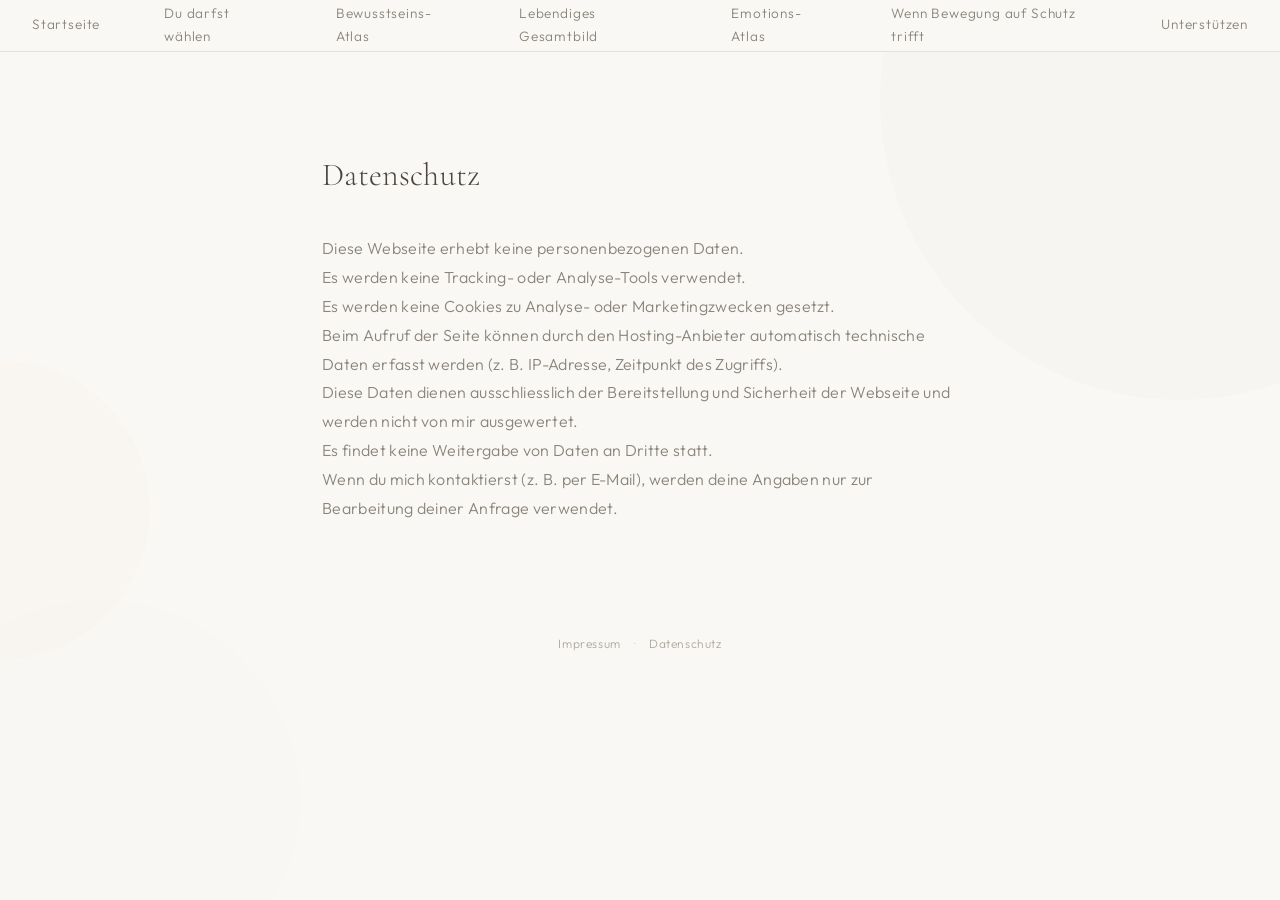
<file: datenschutz.html>
<!DOCTYPE html>
<html lang="de">

<head>
  <meta charset="UTF-8">
  <meta name="viewport" content="width=device-width, initial-scale=1.0">
  <title>Datenschutz</title>
  <meta name="description" content="Datenschutzerklärung">
  <link rel="stylesheet" href="style.css">
</head>

<body>

  <header class="site-header">
    <nav class="site-nav" aria-label="Hauptnavigation">
      <a href="index.html" class="site-nav__link">Startseite</a>
      <a href="du-darfst-waehlen.html" class="site-nav__link">Du darfst wählen</a>
      <a href="atlas.html" class="site-nav__link">Bewusstseins-Atlas</a>
      <a href="gesamtbild.html" class="site-nav__link">Lebendiges Gesamtbild</a>
      <a href="emotions.html" class="site-nav__link">Emotions-Atlas</a>
      <a href="schutz.html" class="site-nav__link">Wenn Bewegung auf Schutz trifft</a>
      <a href="unterstuetzen.html" class="site-nav__link">Unterstützen</a>
    </nav>

    <button class="hamburger-btn" id="hamburger-btn" aria-label="Menü öffnen">
      <span></span>
      <span></span>
      <span></span>
    </button>
  </header>

  <div class="mobile-nav-overlay" id="mobile-nav-overlay">
    <button class="mobile-nav-close" id="mobile-nav-close" aria-label="Menü schließen">✕</button>

    <a href="index.html" class="mobile-nav__link">Startseite</a>
    <a href="du-darfst-waehlen.html" class="mobile-nav__link">Du darfst wählen</a>
    <a href="atlas.html" class="mobile-nav__link">Bewusstseins-Atlas</a>
    <a href="gesamtbild.html" class="mobile-nav__link">Lebendiges Gesamtbild</a>
    <a href="emotions.html" class="mobile-nav__link">Emotions-Atlas</a>
    <a href="schutz.html" class="mobile-nav__link">Wenn Bewegung auf Schutz trifft</a>
    <a href="unterstuetzen.html" class="mobile-nav__link">Unterstützen</a>
  </div>

  <!-- Subtle background shapes -->
  <div class="bg-shape bg-shape--1" aria-hidden="true"></div>
  <div class="bg-shape bg-shape--2" aria-hidden="true"></div>
  <div class="bg-shape bg-shape--3" aria-hidden="true"></div>

  <main>
    <section class="legal-page animate-in">
      <h1 class="legal-page__title">Datenschutz</h1>
      <div class="legal-page__content">
        <p>Diese Webseite erhebt keine personenbezogenen Daten.</p>

        <p>Es werden keine Tracking- oder Analyse-Tools verwendet.<br>
        Es werden keine Cookies zu Analyse- oder Marketingzwecken gesetzt.</p>

        <p>Beim Aufruf der Seite können durch den Hosting-Anbieter automatisch technische Daten erfasst werden (z. B. IP-Adresse, Zeitpunkt des Zugriffs).<br>
        Diese Daten dienen ausschliesslich der Bereitstellung und Sicherheit der Webseite und werden nicht von mir ausgewertet.</p>

        <p>Es findet keine Weitergabe von Daten an Dritte statt.</p>

        <p>Wenn du mich kontaktierst (z. B. per E-Mail), werden deine Angaben nur zur Bearbeitung deiner Anfrage verwendet.</p>
      </div>
    </section>
  </main>

  <footer class="site-footer">
    <a href="impressum.html">Impressum</a>
    <span class="site-footer__sep">·</span>
    <a href="datenschutz.html">Datenschutz</a>
  </footer>

  <script src="script.js"></script>

  <script>
    (function() {
      var btn = document.getElementById('hamburger-btn');
      var overlay = document.getElementById('mobile-nav-overlay');
      var closeBtn = document.getElementById('mobile-nav-close');
      function toggleMenu() {
        btn.classList.toggle('is-open');
        overlay.classList.toggle('is-open');
        document.body.style.overflow = overlay.classList.contains('is-open') ? 'hidden' : '';
      }
      if (btn && overlay) {
        btn.addEventListener('click', toggleMenu);
        if (closeBtn) closeBtn.addEventListener('click', toggleMenu);
      }
    })();
  </script>
</body>
</html>
</file>
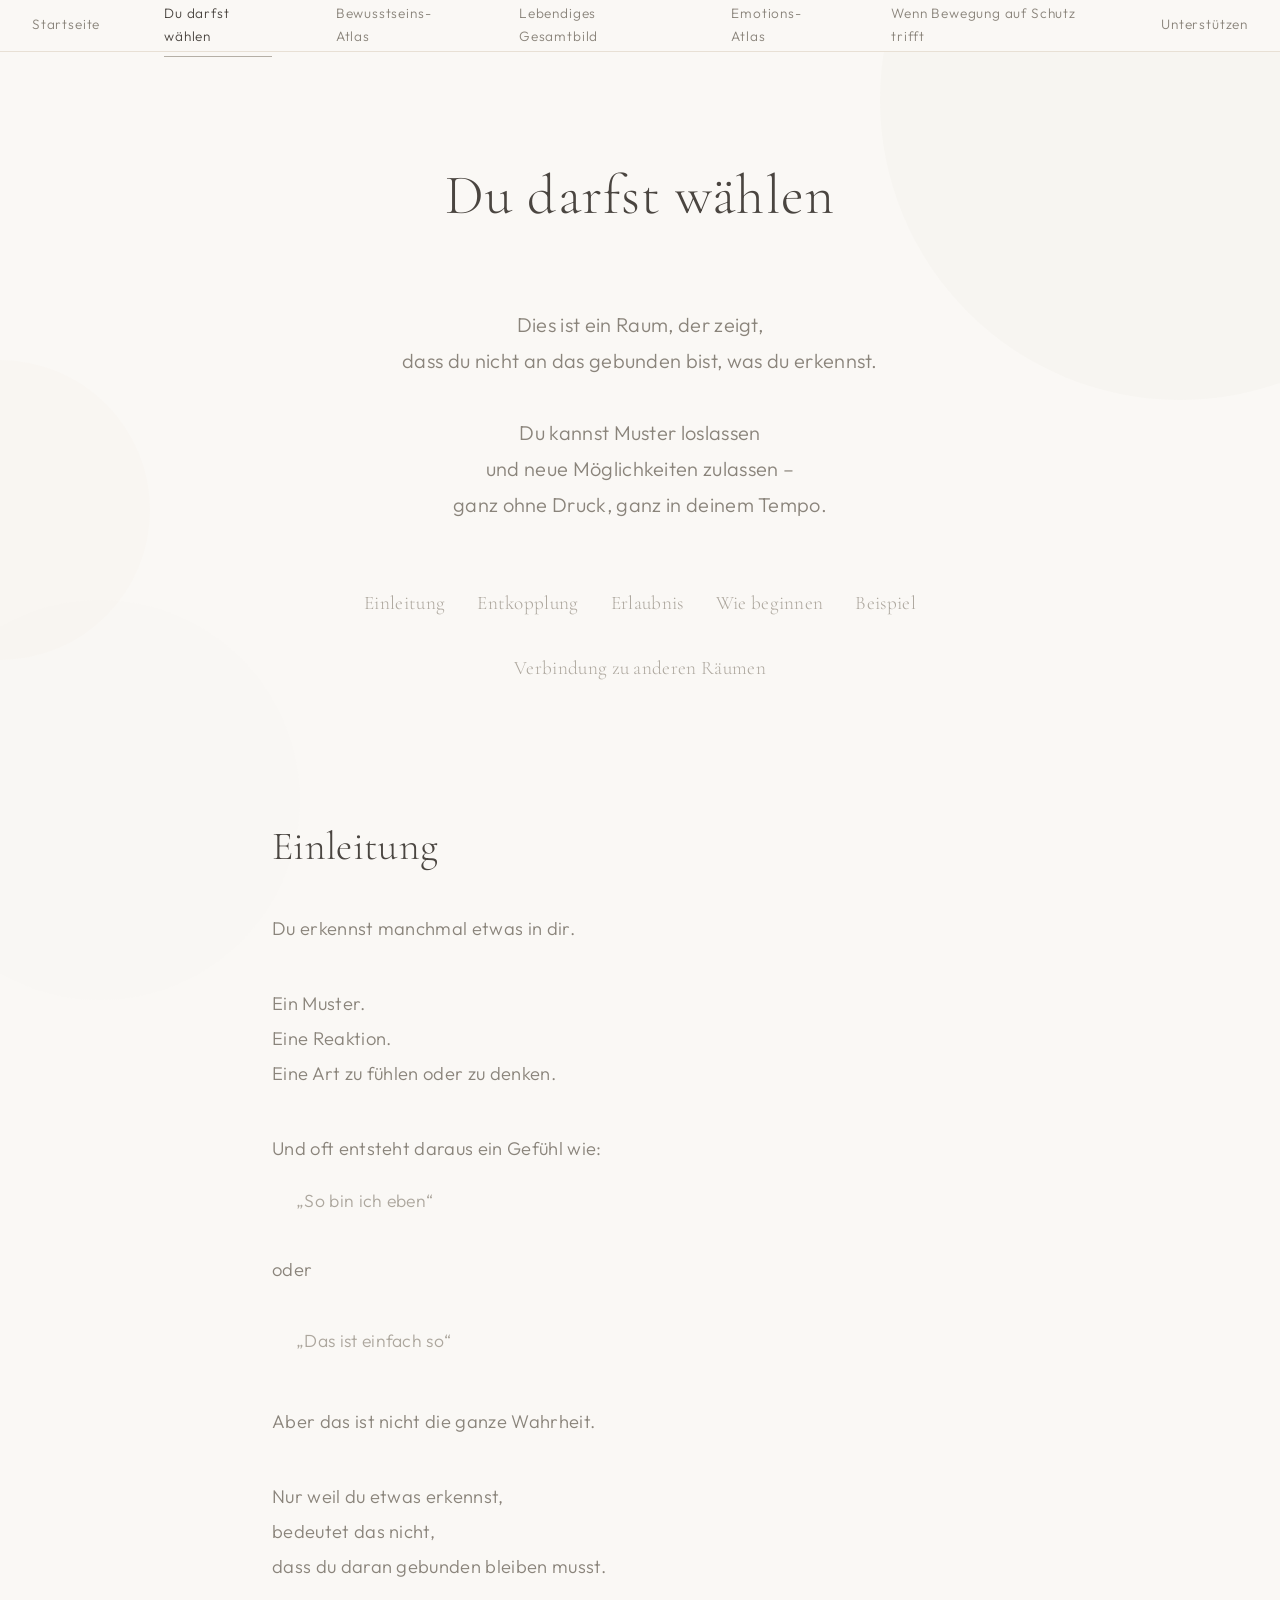
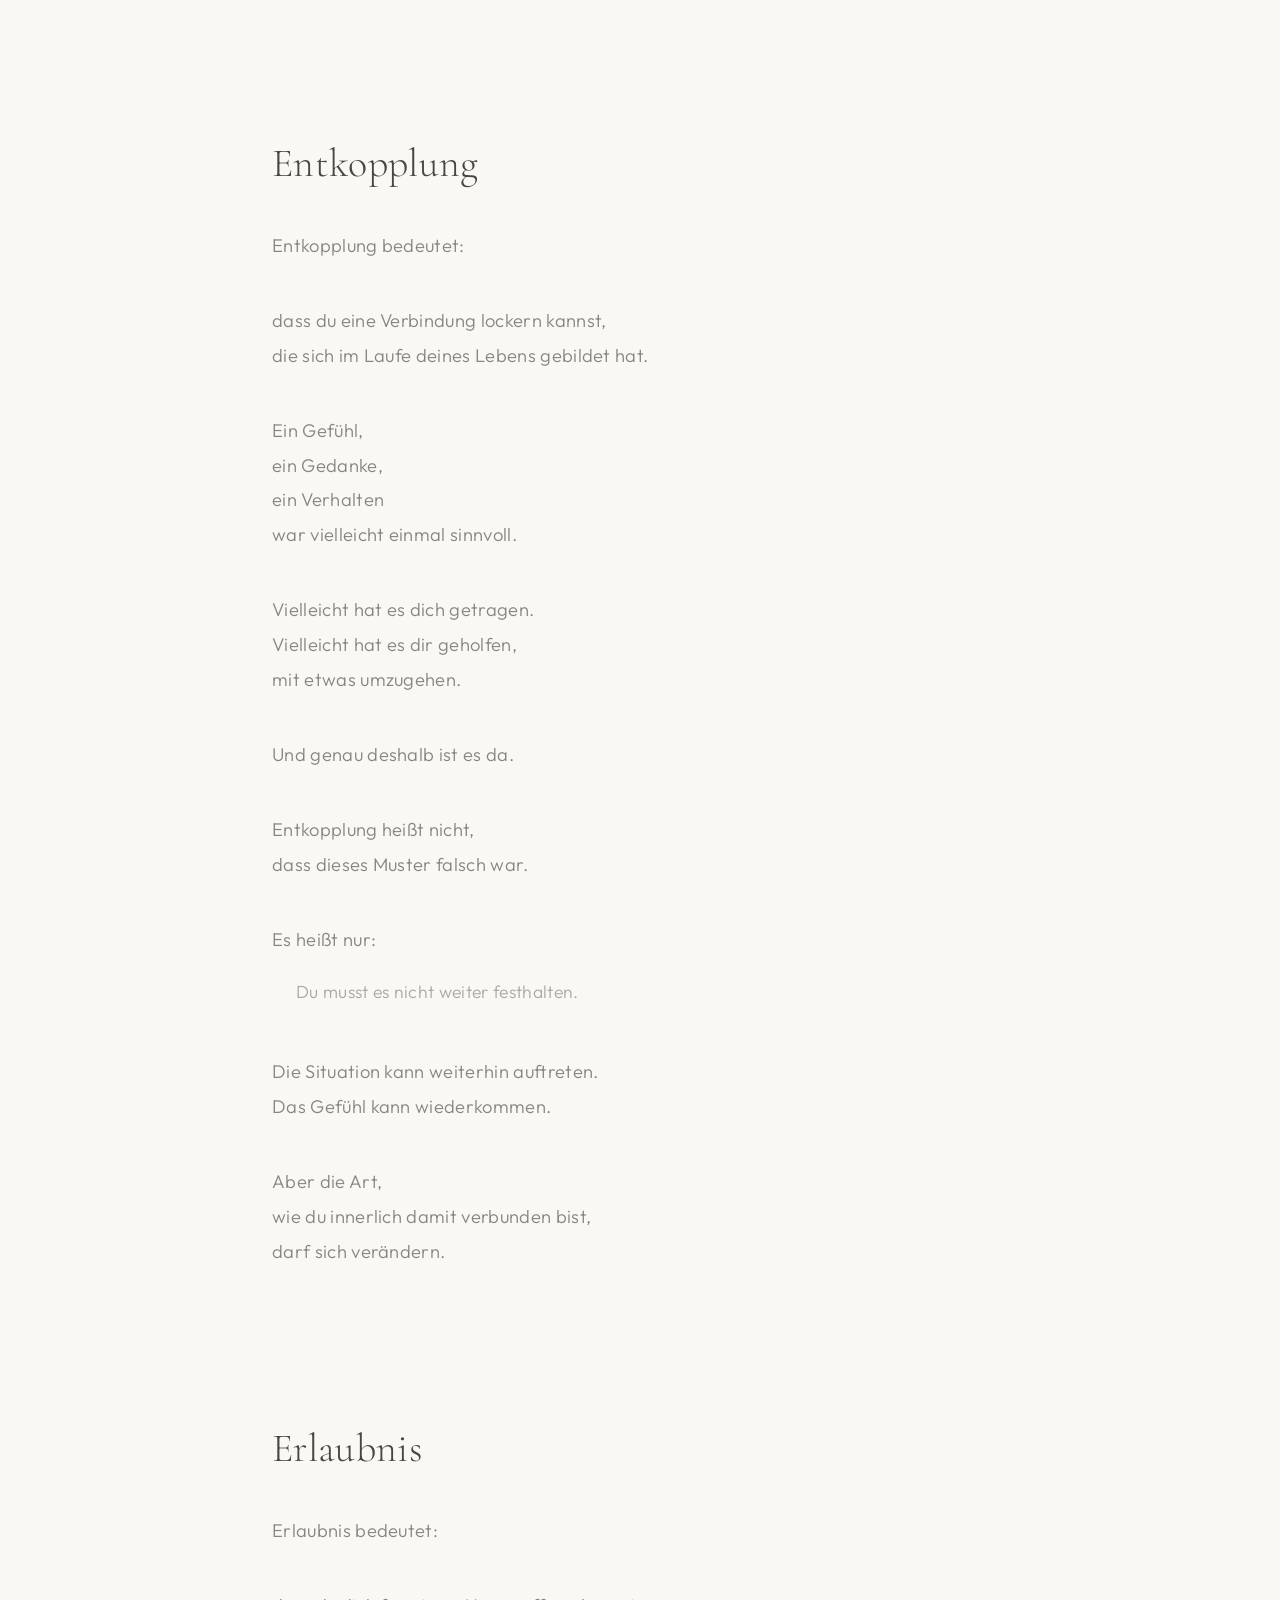
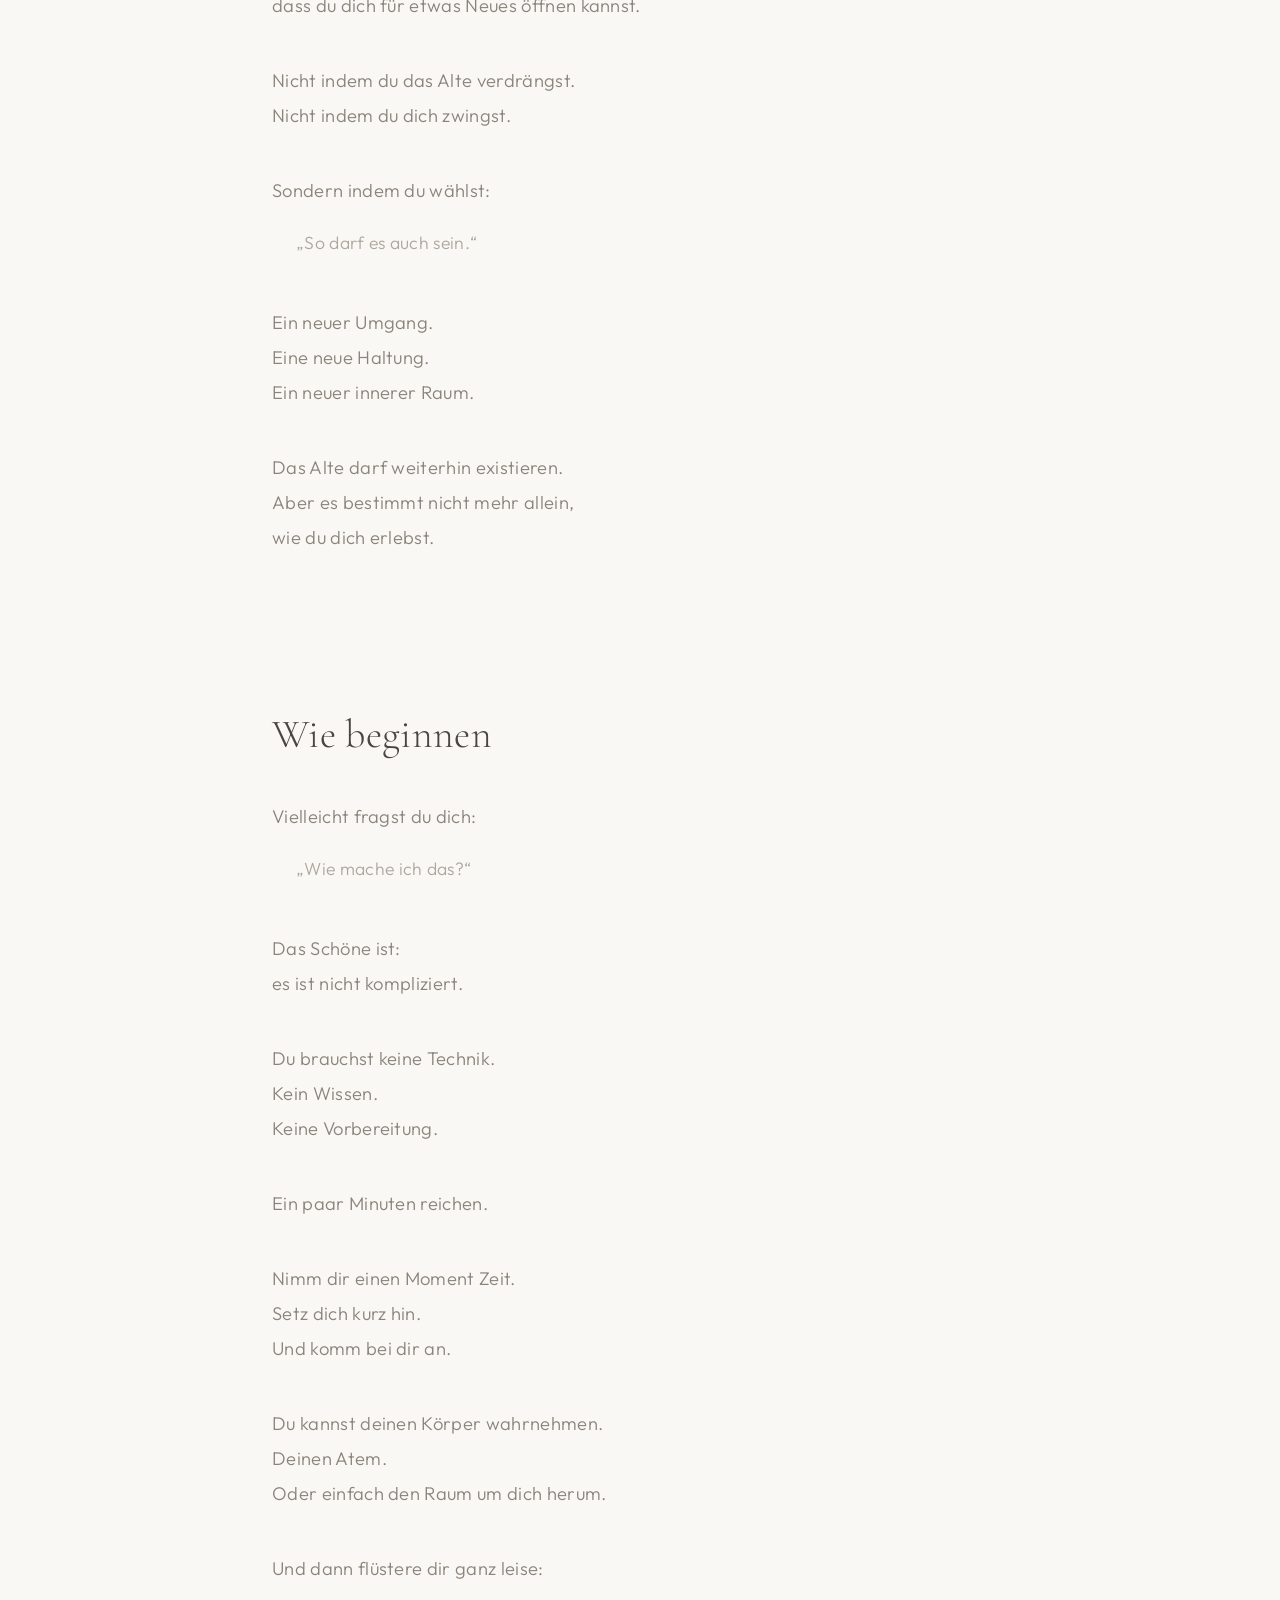
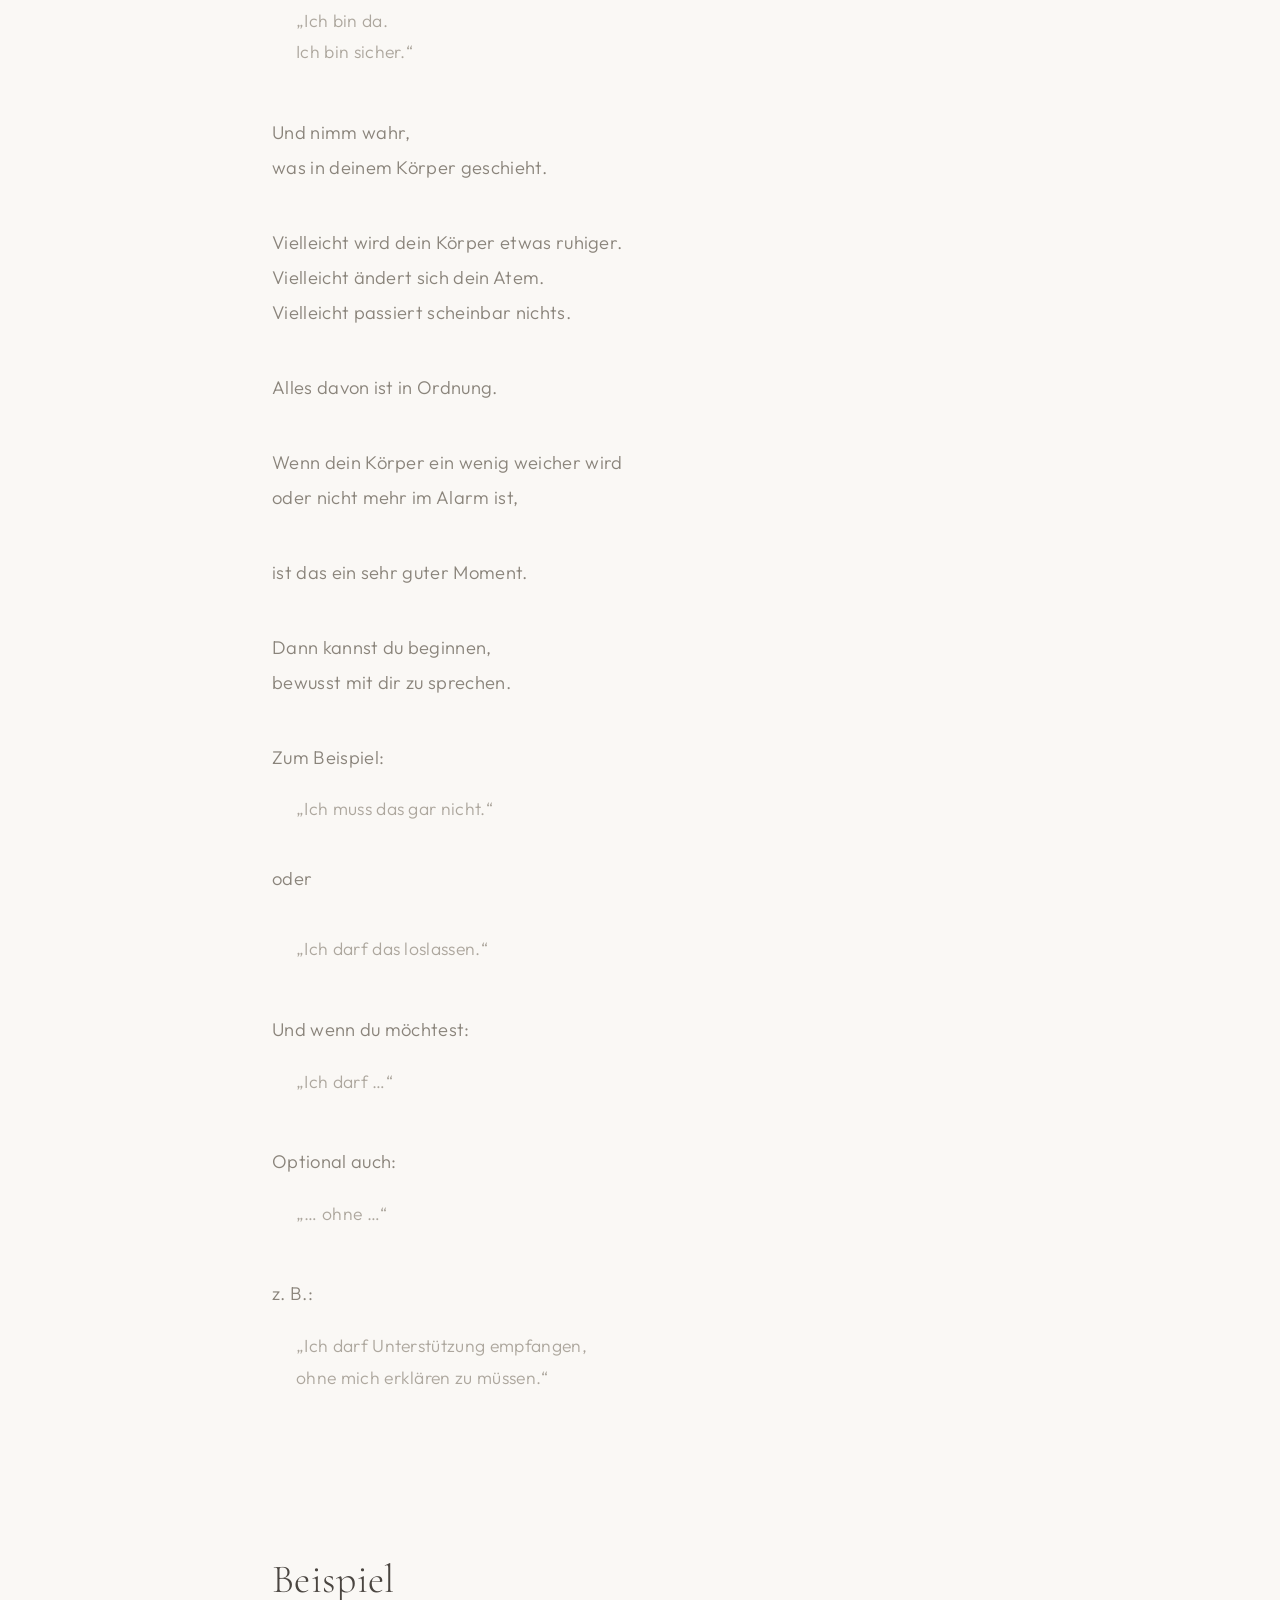
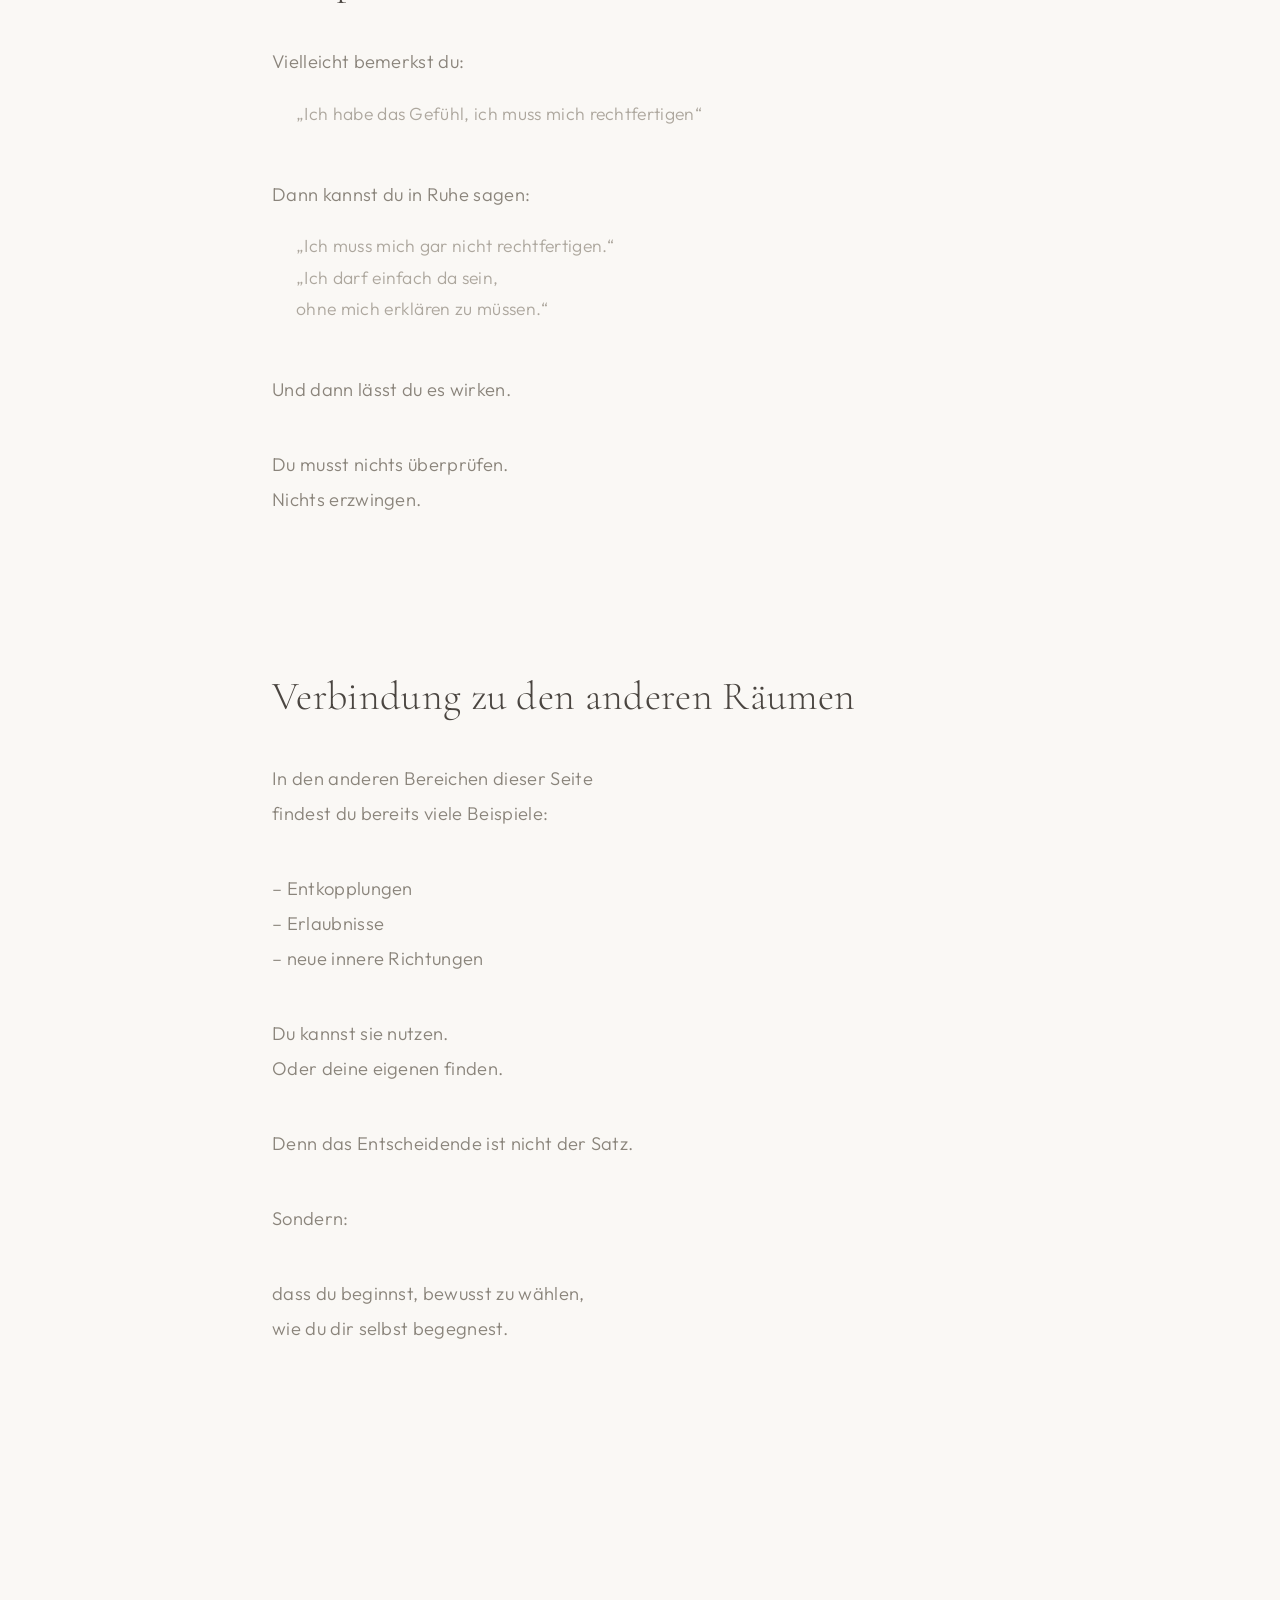
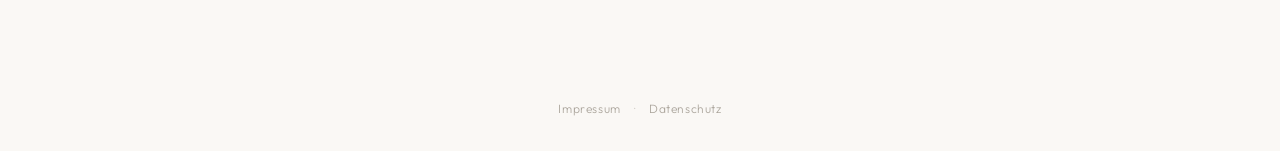
<file: du-darfst-waehlen.html>
<!DOCTYPE html>
<html lang="de">

<head>
  <meta charset="UTF-8">
  <meta name="viewport" content="width=device-width, initial-scale=1.0">
  <title>Du darfst wählen – Ein Zugang zu deinem inneren Erleben</title>
  <link rel="stylesheet" href="style.css">
  <style>
    /* Scoped styles for Variante B */
    .variante-b {
      max-width: 800px;
      margin: 0 auto;
      padding: var(--space-xl) var(--space-md) 10rem;
      flex: 1;
      width: 100%;
    }

    .variante-title {
      font-family: var(--font-display);
      font-size: 3.5rem;
      font-weight: 300;
      color: var(--color-text);
      margin-bottom: var(--space-lg);
      text-align: center;
      letter-spacing: 0.02em;
    }

    .variante-intro {
      font-size: 1.25rem;
      line-height: 1.8;
      color: var(--color-text-light);
      text-align: center;
      margin-bottom: var(--space-md);
    }

    /* Sub Navigation */
    .variante-nav {
      display: flex;
      justify-content: center;
      flex-wrap: wrap;
      gap: var(--space-md);
      margin-bottom: var(--space-xl);
      padding: var(--space-md) 0;
    }

    .variante-nav__link {
      color: var(--color-text-faint);
      text-decoration: none;
      font-family: var(--font-display);
      font-size: 1.2rem;
      transition: color var(--transition-gentle);
    }

    .variante-nav__link:hover {
      color: var(--color-text);
    }

    /* Reading Sections */
    .reading-section {
      margin-bottom: calc(var(--space-xl) * 1.5);
    }

    .reading-section__title {
      font-family: var(--font-display);
      font-size: 2.5rem;
      color: var(--color-text);
      margin-bottom: var(--space-md);
      font-weight: 300;
    }

    .reading-section__content {
      font-size: 1.15rem;
      line-height: 1.9;
      color: var(--color-text-light);
      max-width: 700px;
    }

    /* Rhythmic Text Flow */
    .text-content-flow {
      display: flex;
      flex-direction: column;
      gap: 2.5rem; /* generous vertical spacing between thought groups */
    }

    .text-group {
      display: flex;
      flex-direction: column;
      gap: 0.6rem; /* smaller spacing within a thought group */
    }

    .quote-text {
      margin: 0.5rem 0 0.5rem 1.5rem;
      font-family: var(--font-body);
      font-size: 1.1rem;
      color: var(--color-text-faint);
      line-height: 1.8;
    }

    .quote-connector {
      margin: 1.2rem 0;
      color: var(--color-text-light);
      font-size: 1.15rem;
    }

    /* Scroll smoothing */
    html {
      scroll-behavior: smooth;
    }
  </style>
</head>

<body>

  <!-- Site Header / Navigation -->
  <header class="site-header">
    <nav class="site-nav" aria-label="Hauptnavigation">
      <a href="index.html" class="site-nav__link">Startseite</a>
      <a href="du-darfst-waehlen.html" class="site-nav__link site-nav__link--active">Du darfst wählen</a>
      <a href="atlas.html" class="site-nav__link">Bewusstseins-Atlas</a>
      <a href="gesamtbild.html" class="site-nav__link">Lebendiges Gesamtbild</a>
      <a href="emotions.html" class="site-nav__link">Emotions-Atlas</a>
      <a href="schutz.html" class="site-nav__link">Wenn Bewegung auf Schutz trifft</a>
      <a href="unterstuetzen.html" class="site-nav__link">Unterstützen</a>
    </nav>

    <button class="hamburger-btn" id="hamburger-btn" aria-label="Menü öffnen">
      <span></span>
      <span></span>
      <span></span>
    </button>
  </header>

  <div class="mobile-nav-overlay" id="mobile-nav-overlay">
    <button class="mobile-nav-close" id="mobile-nav-close" aria-label="Menü schließen">✕</button>

    <a href="index.html" class="mobile-nav__link">Startseite</a>
    <a href="du-darfst-waehlen.html" class="mobile-nav__link site-nav__link--active">Du darfst wählen</a>
    <a href="atlas.html" class="mobile-nav__link">Bewusstseins-Atlas</a>
    <a href="gesamtbild.html" class="mobile-nav__link">Lebendiges Gesamtbild</a>
    <a href="emotions.html" class="mobile-nav__link">Emotions-Atlas</a>
    <a href="schutz.html" class="mobile-nav__link">Wenn Bewegung auf Schutz trifft</a>
    <a href="unterstuetzen.html" class="mobile-nav__link">Unterstützen</a>
  </div>


  <!-- Subtle background shapes -->
  <div class="bg-shape bg-shape--1" aria-hidden="true"></div>
  <div class="bg-shape bg-shape--2" aria-hidden="true"></div>
  <div class="bg-shape bg-shape--3" aria-hidden="true"></div>

  <!-- Note: Page layout class is mostly used for full h-vh pages. Here we let it scroll normally -->
  <main>
    <div class="variante-b animate-in">
      <h1 class="variante-title">Du darfst wählen</h1>
      
      <div class="variante-intro">
        Dies ist ein Raum, der zeigt,<br>
        dass du nicht an das gebunden bist, was du erkennst.<br><br>
        Du kannst Muster loslassen<br>
        und neue Möglichkeiten zulassen –<br>
        ganz ohne Druck, ganz in deinem Tempo.
      </div>

      <nav class="variante-nav" aria-label="Seiten-Navigation">
        <a href="#einleitung" class="variante-nav__link">Einleitung</a>
        <a href="#entkopplung" class="variante-nav__link">Entkopplung</a>
        <a href="#erlaubnis" class="variante-nav__link">Erlaubnis</a>
        <a href="#beginnen" class="variante-nav__link">Wie beginnen</a>
        <a href="#beispiel" class="variante-nav__link">Beispiel</a>
        <a href="#verbindung" class="variante-nav__link">Verbindung zu anderen Räumen</a>
      </nav>

      <section id="einleitung" class="reading-section">
        <h2 class="reading-section__title">Einleitung</h2>
        <div class="reading-section__content text-content-flow">
          <div class="text-group">
            <p>Du erkennst manchmal etwas in dir.</p>
          </div>
          
          <div class="text-group">
            <p>Ein Muster.<br>
            Eine Reaktion.<br>
            Eine Art zu fühlen oder zu denken.</p>
          </div>
          
          <div class="text-group">
            <p>Und oft entsteht daraus ein Gefühl wie:</p>
            <div class="quote-text">
              „So bin ich eben“
            </div>
            <p class="quote-connector">oder</p>
            <div class="quote-text">
              „Das ist einfach so“
            </div>
          </div>
          
          <div class="text-group">
            <p>Aber das ist nicht die ganze Wahrheit.</p>
          </div>
          
          <div class="text-group">
            <p>Nur weil du etwas erkennst,<br>
            bedeutet das nicht,<br>
            dass du daran gebunden bleiben musst.</p>
          </div>
        </div>
      </section>

      <section id="entkopplung" class="reading-section">
        <h2 class="reading-section__title">Entkopplung</h2>
        <div class="reading-section__content text-content-flow">
          <div class="text-group">
            <p>Entkopplung bedeutet:</p>
          </div>
          
          <div class="text-group">
            <p>dass du eine Verbindung lockern kannst,<br>
            die sich im Laufe deines Lebens gebildet hat.</p>
          </div>
          
          <div class="text-group">
            <p>Ein Gefühl,<br>
            ein Gedanke,<br>
            ein Verhalten<br>
            war vielleicht einmal sinnvoll.</p>
          </div>
          
          <div class="text-group">
            <p>Vielleicht hat es dich getragen.<br>
            Vielleicht hat es dir geholfen,<br>
            mit etwas umzugehen.</p>
          </div>
          
          <div class="text-group">
            <p>Und genau deshalb ist es da.</p>
          </div>
          
          <div class="text-group">
            <p>Entkopplung heißt nicht,<br>
            dass dieses Muster falsch war.</p>
          </div>
          
          <div class="text-group">
            <p>Es heißt nur:</p>
            <div class="quote-text">
              Du musst es nicht weiter festhalten.
            </div>
          </div>
          
          <div class="text-group">
            <p>Die Situation kann weiterhin auftreten.<br>
            Das Gefühl kann wiederkommen.</p>
          </div>
          
          <div class="text-group">
            <p>Aber die Art,<br>
            wie du innerlich damit verbunden bist,<br>
            darf sich verändern.</p>
          </div>
        </div>
      </section>

      <section id="erlaubnis" class="reading-section">
        <h2 class="reading-section__title">Erlaubnis</h2>
        <div class="reading-section__content text-content-flow">
          <div class="text-group">
            <p>Erlaubnis bedeutet:</p>
          </div>
          
          <div class="text-group">
            <p>dass du dich für etwas Neues öffnen kannst.</p>
          </div>
          
          <div class="text-group">
            <p>Nicht indem du das Alte verdrängst.<br>
            Nicht indem du dich zwingst.</p>
          </div>
          
          <div class="text-group">
            <p>Sondern indem du wählst:</p>
            <div class="quote-text">
              „So darf es auch sein.“
            </div>
          </div>
          
          <div class="text-group">
            <p>Ein neuer Umgang.<br>
            Eine neue Haltung.<br>
            Ein neuer innerer Raum.</p>
          </div>
          
          <div class="text-group">
            <p>Das Alte darf weiterhin existieren.<br>
            Aber es bestimmt nicht mehr allein,<br>
            wie du dich erlebst.</p>
          </div>
        </div>
      </section>

      <section id="beginnen" class="reading-section">
        <h2 class="reading-section__title">Wie beginnen</h2>
        <div class="reading-section__content text-content-flow">
          <div class="text-group">
            <p>Vielleicht fragst du dich:</p>
            <div class="quote-text">
              „Wie mache ich das?“
            </div>
          </div>
          
          <div class="text-group">
            <p>Das Schöne ist:<br>
            es ist nicht kompliziert.</p>
          </div>
          
          <div class="text-group">
            <p>Du brauchst keine Technik.<br>
            Kein Wissen.<br>
            Keine Vorbereitung.</p>
          </div>
          
          <div class="text-group">
            <p>Ein paar Minuten reichen.</p>
          </div>
          
          <div class="text-group">
            <p>Nimm dir einen Moment Zeit.<br>
            Setz dich kurz hin.<br>
            Und komm bei dir an.</p>
          </div>
          
          <div class="text-group">
            <p>Du kannst deinen Körper wahrnehmen.<br>
            Deinen Atem.<br>
            Oder einfach den Raum um dich herum.</p>
          </div>
          
          <div class="text-group">
            <p>Und dann flüstere dir ganz leise:</p>
            <div class="quote-text">
              „Ich bin da.<br>
              Ich bin sicher.“
            </div>
          </div>
          
          <div class="text-group">
            <p>Und nimm wahr,<br>
            was in deinem Körper geschieht.</p>
          </div>
          
          <div class="text-group">
            <p>Vielleicht wird dein Körper etwas ruhiger.<br>
            Vielleicht ändert sich dein Atem.<br>
            Vielleicht passiert scheinbar nichts.</p>
          </div>
          
          <div class="text-group">
            <p>Alles davon ist in Ordnung.</p>
          </div>
          
          <div class="text-group">
            <p>Wenn dein Körper ein wenig weicher wird<br>
            oder nicht mehr im Alarm ist,</p>
          </div>
          
          <div class="text-group">
            <p>ist das ein sehr guter Moment.</p>
          </div>
          
          <div class="text-group">
            <p>Dann kannst du beginnen,<br>
            bewusst mit dir zu sprechen.</p>
          </div>
          
          <div class="text-group">
            <p>Zum Beispiel:</p>
            <div class="quote-text">
              „Ich muss das gar nicht.“
            </div>
            <p class="quote-connector">oder</p>
            <div class="quote-text">
              „Ich darf das loslassen.“
            </div>
          </div>
          
          <div class="text-group">
            <p>Und wenn du möchtest:</p>
            <div class="quote-text">
              „Ich darf …“
            </div>
          </div>
          
          <div class="text-group">
            <p>Optional auch:</p>
            <div class="quote-text">
              „… ohne …“
            </div>
          </div>
          
          <div class="text-group">
            <p>z. B.:</p>
            <div class="quote-text">
              „Ich darf Unterstützung empfangen,<br>
              ohne mich erklären zu müssen.“
            </div>
          </div>
        </div>
      </section>

      <section id="beispiel" class="reading-section">
        <h2 class="reading-section__title">Beispiel</h2>
        <div class="reading-section__content text-content-flow">
          <div class="text-group">
            <p>Vielleicht bemerkst du:</p>
            <div class="quote-text">
              „Ich habe das Gefühl, ich muss mich rechtfertigen“
            </div>
          </div>
          
          <div class="text-group">
            <p>Dann kannst du in Ruhe sagen:</p>
            <div class="quote-text">
              „Ich muss mich gar nicht rechtfertigen.“<br>
              „Ich darf einfach da sein,<br>
              ohne mich erklären zu müssen.“
            </div>
          </div>
          
          <div class="text-group">
            <p>Und dann lässt du es wirken.</p>
          </div>
          
          <div class="text-group">
            <p>Du musst nichts überprüfen.<br>
            Nichts erzwingen.</p>
          </div>
        </div>
      </section>

      <section id="verbindung" class="reading-section">
        <h2 class="reading-section__title">Verbindung zu den anderen Räumen</h2>
        <div class="reading-section__content text-content-flow">
          <div class="text-group">
            <p>In den anderen Bereichen dieser Seite<br>
            findest du bereits viele Beispiele:</p>
          </div>
          
          <div class="text-group">
            <p>– Entkopplungen<br>
            – Erlaubnisse<br>
            – neue innere Richtungen</p>
          </div>
          
          <div class="text-group">
            <p>Du kannst sie nutzen.<br>
            Oder deine eigenen finden.</p>
          </div>
          
          <div class="text-group">
            <p>Denn das Entscheidende ist nicht der Satz.</p>
          </div>
          
          <div class="text-group">
            <p>Sondern:</p>
          </div>
          
          <div class="text-group">
            <p>dass du beginnst, bewusst zu wählen,<br>
            wie du dir selbst begegnest.</p>
          </div>
        </div>
      </section>

    </div>
  </main>

  <footer class="site-footer">
    <a href="impressum.html">Impressum</a>
    <span class="site-footer__sep">·</span>
    <a href="datenschutz.html">Datenschutz</a>
  </footer>

  <script src="script.js"></script>

  <script>
    (function() {
      var btn = document.getElementById('hamburger-btn');
      var overlay = document.getElementById('mobile-nav-overlay');
      var closeBtn = document.getElementById('mobile-nav-close');
      function toggleMenu() {
        btn.classList.toggle('is-open');
        overlay.classList.toggle('is-open');
        document.body.style.overflow = overlay.classList.contains('is-open') ? 'hidden' : '';
      }
      if (btn && overlay) {
        btn.addEventListener('click', toggleMenu);
        if (closeBtn) closeBtn.addEventListener('click', toggleMenu);
      }
    })();
  </script>
</body>

</html>
</file>
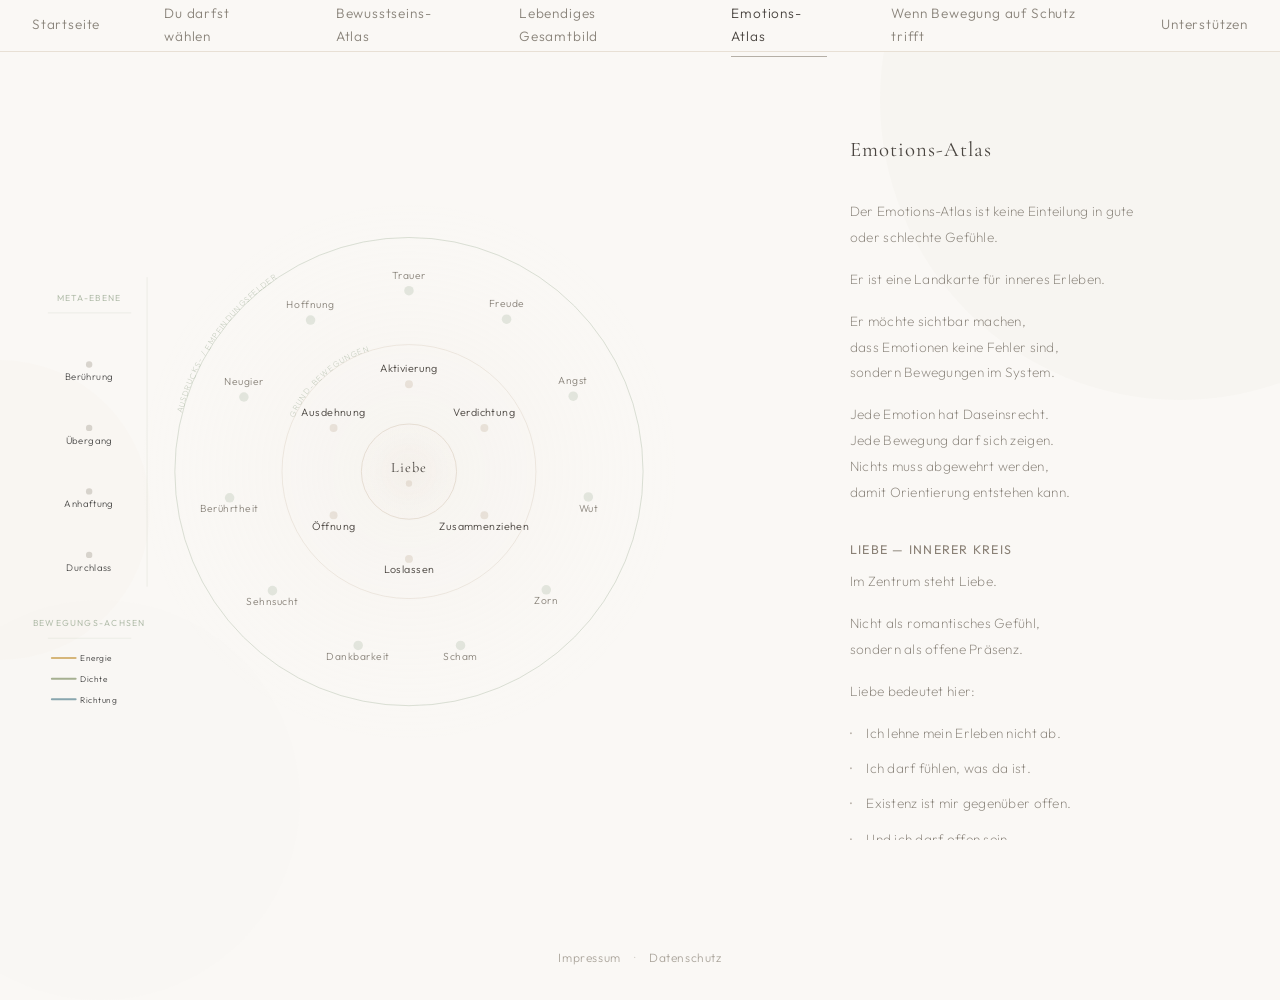
<file: emotions.html>
<!DOCTYPE html>
<html lang="de">

<head>
    <meta charset="UTF-8">
    <meta name="viewport" content="width=device-width, initial-scale=1.0">
    <title>Emotions-Atlas – Gefühle als Bewegung verstehen</title>
    <meta name="description" content="Ein Zugang zu Gefühlen als Bewegung. Nicht als Problem, sondern als Ausdruck von Energie, Richtung und Veränderung.">
    <link rel="stylesheet" href="style.css?v=2.1">
</head>

<body>

    <!-- Site Header / Navigation -->
    <header class="site-header">
        <nav class="site-nav" aria-label="Hauptnavigation">
            <a href="index.html" class="site-nav__link">Startseite</a>
            <a href="du-darfst-waehlen.html" class="site-nav__link">Du darfst wählen</a>
            <a href="atlas.html" class="site-nav__link">Bewusstseins-Atlas</a>
            <a href="gesamtbild.html" class="site-nav__link">Lebendiges Gesamtbild</a>
            <a href="emotions.html" class="site-nav__link site-nav__link--active">Emotions-Atlas</a>
            <a href="schutz.html" class="site-nav__link">Wenn Bewegung auf Schutz trifft</a>
            <a href="unterstuetzen.html" class="site-nav__link">Unterstützen</a>
        </nav>

    <button class="hamburger-btn" id="hamburger-btn" aria-label="Menü öffnen">
      <span></span>
      <span></span>
      <span></span>
    </button>
    </header>

  <div class="mobile-nav-overlay" id="mobile-nav-overlay">
    <button class="mobile-nav-close" id="mobile-nav-close" aria-label="Menü schließen">✕</button>

    <a href="index.html" class="mobile-nav__link">Startseite</a>
    <a href="du-darfst-waehlen.html" class="mobile-nav__link">Du darfst wählen</a>
    <a href="atlas.html" class="mobile-nav__link">Bewusstseins-Atlas</a>
    <a href="gesamtbild.html" class="mobile-nav__link">Lebendiges Gesamtbild</a>
    <a href="emotions.html" class="mobile-nav__link site-nav__link--active">Emotions-Atlas</a>
    <a href="schutz.html" class="mobile-nav__link">Wenn Bewegung auf Schutz trifft</a>
    <a href="unterstuetzen.html" class="mobile-nav__link">Unterstützen</a>
  </div>


    <!-- Subtle background shapes -->
    <div class="bg-shape bg-shape--1" aria-hidden="true"></div>
    <div class="bg-shape bg-shape--2" aria-hidden="true"></div>
    <div class="bg-shape bg-shape--3" aria-hidden="true"></div>

    <main class="page">

        <!-- Desktop/Tablet Invitation (769px–1100px) -->
        <div class="atlas-invitation atlas-invitation--desktop">
          <div class="mobile-atlas-invitation__icon">✦</div>
          <h2 class="mobile-atlas-invitation__title">Dieser Raum braucht Weite</h2>
          <div class="mobile-atlas-invitation__text">
            <p>Der Emotions-Atlas entfaltet seine volle Tiefe<br>
            in einem größeren Browserfenster.</p>
            <p>Vergrößere gerne dein Fenster —<br>
            für ein ruhigeres, klareres Erlebnis.</p>
          </div>
        </div>

        <!-- Mobile Invitation (≤768px) -->
        <div class="atlas-invitation atlas-invitation--mobile">
          <div class="mobile-atlas-invitation__icon">✦</div>
          <h2 class="mobile-atlas-invitation__title">Dieser Raum braucht Weite</h2>
          <div class="mobile-atlas-invitation__text">
            <p>Der Emotions-Atlas entfaltet seine volle Tiefe<br>
            auf einem größeren Bildschirm.</p>
            <p>Öffne ihn gerne an deinem Computer —<br>
            für ein ruhigeres, klareres Erlebnis.</p>
          </div>
        </div>

        <!-- Atlas + Text layout -->
        <div class="atlas-layout animate-in animate-in--delay-1">

            <!-- LEFT: SVG Emotions Atlas -->
            <section class="atlas" aria-label="Emotions-Atlas">
                <svg id="emotions-svg" viewBox="0 0 950 750" xmlns="http://www.w3.org/2000/svg">

                    <defs>
                        <radialGradient id="eCenterGlow" cx="50%" cy="50%" r="50%">
                            <stop offset="0%" stop-color="#E8E0D5" stop-opacity="0.18" />
                            <stop offset="50%" stop-color="#F0EAE2" stop-opacity="0.08" />
                            <stop offset="100%" stop-color="#FAF8F5" stop-opacity="0" />
                        </radialGradient>
                        <radialGradient id="eInnerFill" cx="50%" cy="50%" r="50%">
                            <stop offset="0%" stop-color="#EDE7DF" stop-opacity="0.35" />
                            <stop offset="100%" stop-color="#F5F0EB" stop-opacity="0.1" />
                        </radialGradient>
                    </defs>

                    <!-- META-EBENE — left side -->
                    <line x1="145" y1="130" x2="145" y2="520" class="meta-separator" />
                    <text x="72" y="160" class="meta-heading">Meta-Ebene</text>
                    <line x1="20" y1="175" x2="125" y2="175" class="meta-heading-rule" />

                    <g class="atlas-node atlas-node--meta" data-topic="em-beruehrung" role="button" tabindex="0"
                        aria-label="Berührung">
                        <circle cx="72" cy="240" r="4" class="node-dot node-dot--meta" />
                        <text x="72" y="260" class="node-text-meta">Berührung</text>
                    </g>
                    <g class="atlas-node atlas-node--meta" data-topic="em-uebergang" role="button" tabindex="0"
                        aria-label="Übergang">
                        <circle cx="72" cy="320" r="4" class="node-dot node-dot--meta" />
                        <text x="72" y="340" class="node-text-meta">Übergang</text>
                    </g>
                    <g class="atlas-node atlas-node--meta" data-topic="em-anhaftung" role="button" tabindex="0"
                        aria-label="Anhaftung">
                        <circle cx="72" cy="400" r="4" class="node-dot node-dot--meta" />
                        <text x="72" y="420" class="node-text-meta">Anhaftung</text>
                    </g>
                    <g class="atlas-node atlas-node--meta" data-topic="em-durchlass" role="button" tabindex="0"
                        aria-label="Durchlass">
                        <circle cx="72" cy="480" r="4" class="node-dot node-dot--meta" />
                        <text x="72" y="500" class="node-text-meta">Durchlass</text>
                    </g>

                    <!-- LEGENDE — Bewegungs-Achsen -->
                    <text x="72" y="570" class="meta-heading">Bewegungs-Achsen</text>
                    <line x1="20" y1="585" x2="125" y2="585" class="meta-heading-rule" />

                    <g class="achsen-legende">
                        <!-- Energie -->
                        <line x1="25" y1="610" x2="55" y2="610" class="achsen-legende__line achse-energie" />
                        <text x="61" y="614" class="achsen-legende__text">Energie</text>

                        <!-- Dichte -->
                        <line x1="25" y1="636" x2="55" y2="636" class="achsen-legende__line achse-dichte" />
                        <text x="61" y="640" class="achsen-legende__text">Dichte</text>

                        <!-- Richtung -->
                        <line x1="25" y1="662" x2="55" y2="662" class="achsen-legende__line achse-richtung" />
                        <text x="61" y="666" class="achsen-legende__text">Richtung</text>
                    </g>

                    <!-- CIRCLES + NODES — shifted right -->
                    <g transform="translate(100, 0)">

                    <!-- Background atmosphere -->
                    <circle cx="375" cy="375" r="340" fill="url(#eCenterGlow)" />
                    <circle cx="375" cy="375" r="330" class="ring-whisper" />
                    <circle cx="375" cy="375" r="310" class="ring-whisper" style="opacity: 0.06" />

                    <!-- Concentric rings -->
                    <circle cx="375" cy="375" r="295" class="ring-line ring-line--outer" />
                    <circle cx="375" cy="375" r="160" class="ring-line ring-line--middle" />

                    <!-- Ring labels -->
                    <text class="ring-label">
                        <textPath href="#eMiddleRingPath" startOffset="82%">Grund-Bewegungen</textPath>
                    </text>
                    <path id="eMiddleRingPath" d="M 375 215 A 160 160 0 1 1 374.99 215" fill="none" />
                    <text class="ring-label">
                        <textPath href="#eOuterRingPath" startOffset="79%">Ausdrucks- / Empfindungsfelder</textPath>
                    </text>
                    <path id="eOuterRingPath" d="M 375 80 A 295 295 0 1 1 374.99 80" fill="none" />

                    <!-- OUTER RING — 11 items, r=228 (redistributed for clarity) -->
                    <!-- i=0, angle=-90° -->
                    <g class="atlas-node" data-topic="trauer" role="button" tabindex="0" aria-label="Trauer">
                        <circle cx="375" cy="147" r="6" class="node-dot node-dot--outer" />
                        <text x="375" y="132" class="node-text node-text--outer">Trauer</text>
                    </g>
                    <!-- i=1, angle=-57.3° -->
                    <g class="atlas-node" data-topic="freude" role="button" tabindex="0" aria-label="Freude">
                        <circle cx="498" cy="183" r="6" class="node-dot node-dot--outer" />
                        <text x="498" y="168" class="node-text node-text--outer">Freude</text>
                    </g>
                    <!-- i=2, angle=-24.5° -->
                    <g class="atlas-node" data-topic="angst" role="button" tabindex="0" aria-label="Angst">
                        <circle cx="582" cy="280" r="6" class="node-dot node-dot--outer" />
                        <text x="582" y="265" class="node-text node-text--outer">Angst</text>
                    </g>
                    <!-- i=3, angle=8.2° -->
                    <g class="atlas-node" data-topic="wut" role="button" tabindex="0" aria-label="Wut">
                        <circle cx="601" cy="407" r="6" class="node-dot node-dot--outer" />
                        <text x="601" y="426" class="node-text node-text--outer">Wut</text>
                    </g>
                    <!-- i=4, angle=40.9° -->
                    <g class="atlas-node" data-topic="zorn" role="button" tabindex="0" aria-label="Zorn">
                        <circle cx="548" cy="524" r="6" class="node-dot node-dot--outer" />
                        <text x="548" y="542" class="node-text node-text--outer">Zorn</text>
                    </g>
                    <!-- i=5, angle=73.6° -->
                    <g class="atlas-node" data-topic="scham" role="button" tabindex="0" aria-label="Scham">
                        <circle cx="440" cy="594" r="6" class="node-dot node-dot--outer" />
                        <text x="440" y="612" class="node-text node-text--outer">Scham</text>
                    </g>
                    <!-- i=6, angle=106.4° -->
                    <g class="atlas-node" data-topic="dankbarkeit" role="button" tabindex="0" aria-label="Dankbarkeit">
                        <circle cx="311" cy="594" r="6" class="node-dot node-dot--outer" />
                        <text x="311" y="612" class="node-text node-text--outer">Dankbarkeit</text>
                    </g>
                    <!-- i=7, angle=139.1° -->
                    <g class="atlas-node" data-topic="sehnsucht" role="button" tabindex="0" aria-label="Sehnsucht">
                        <circle cx="203" cy="525" r="6" class="node-dot node-dot--outer" />
                        <text x="203" y="543" class="node-text node-text--outer">Sehnsucht</text>
                    </g>
                    <!-- i=8, angle=171.8° -->
                    <g class="atlas-node" data-topic="beruehrtheit" role="button" tabindex="0" aria-label="Berührtheit">
                        <circle cx="149" cy="408" r="6" class="node-dot node-dot--outer" />
                        <text x="149" y="426" class="node-text node-text--outer">Berührtheit</text>
                    </g>
                    <!-- i=9, angle=204.5° -->
                    <g class="atlas-node" data-topic="neugier" role="button" tabindex="0" aria-label="Neugier">
                        <circle cx="167" cy="281" r="6" class="node-dot node-dot--outer" />
                        <text x="167" y="266" class="node-text node-text--outer">Neugier</text>
                    </g>
                    <!-- i=10, angle=237.3° -->
                    <g class="atlas-node" data-topic="hoffnung" role="button" tabindex="0" aria-label="Hoffnung">
                        <circle cx="251" cy="184" r="6" class="node-dot node-dot--outer" />
                        <text x="251" y="169" class="node-text node-text--outer">Hoffnung</text>
                    </g>

                    <!-- INNER RING — 6 items as 3 polarity pairs, r=110, 60° apart -->
                    <!-- Pair 1: Aktivierung ↔ Loslassen -->
                    <!-- angle=-90° (top) -->
                    <g class="atlas-node" data-topic="aktivierung" data-axis="energie" role="button" tabindex="0" aria-label="Aktivierung">
                        <circle cx="375" cy="265" r="5" class="node-dot node-dot--inner" />
                        <text x="375" y="250" class="node-text node-text--inner">Aktivierung</text>
                    </g>
                    <!-- angle=90° (bottom, opposite) -->
                    <g class="atlas-node" data-topic="loslassen" data-axis="energie" role="button" tabindex="0" aria-label="Loslassen">
                        <circle cx="375" cy="485" r="5" class="node-dot node-dot--inner" />
                        <text x="375" y="503" class="node-text node-text--inner">Loslassen</text>
                    </g>

                    <!-- Pair 2: Verdichtung ↔ Öffnung -->
                    <!-- angle=-30° (top-right) -->
                    <g class="atlas-node" data-topic="verdichtung" data-axis="dichte" role="button" tabindex="0" aria-label="Verdichtung">
                        <circle cx="470" cy="320" r="5" class="node-dot node-dot--inner" />
                        <text x="470" y="305" class="node-text node-text--inner">Verdichtung</text>
                    </g>
                    <!-- angle=150° (bottom-left, opposite) -->
                    <g class="atlas-node" data-topic="oeffnung" data-axis="dichte" role="button" tabindex="0" aria-label="Öffnung">
                        <circle cx="280" cy="430" r="5" class="node-dot node-dot--inner" />
                        <text x="280" y="448" class="node-text node-text--inner">Öffnung</text>
                    </g>

                    <!-- Pair 3: Zusammenziehen ↔ Ausdehnung -->
                    <!-- angle=30° (bottom-right) -->
                    <g class="atlas-node" data-topic="zusammenziehen" data-axis="richtung" role="button" tabindex="0"
                        aria-label="Zusammenziehen">
                        <circle cx="470" cy="430" r="5" class="node-dot node-dot--inner" />
                        <text x="470" y="448" class="node-text node-text--inner">Zusammenziehen</text>
                    </g>
                    <!-- angle=210° (top-left, opposite) -->
                    <g class="atlas-node" data-topic="ausdehnung" data-axis="richtung" role="button" tabindex="0" aria-label="Ausdehnung">
                        <circle cx="280" cy="320" r="5" class="node-dot node-dot--inner" />
                        <text x="280" y="305" class="node-text node-text--inner">Ausdehnung</text>
                    </g>

                    <!-- CENTER — Liebe -->
                    <g class="atlas-node atlas-node--center" data-topic="e-liebe" role="button" tabindex="0"
                        aria-label="Liebe">
                        <circle cx="375" cy="375" r="60" fill="url(#eInnerFill)" class="center-circle-fill" />
                        <circle cx="375" cy="375" r="60" class="ring-line ring-line--inner center-circle-stroke" />
                        <text x="375" y="370" class="node-text-center">Liebe</text>
                        <circle cx="375" cy="390" r="4" class="node-dot node-dot--inner" />
                    </g>

                    </g><!-- /translate -->
                </svg>
            </section>

            <!-- RIGHT: Text Container -->
            <aside class="text-column" id="emotions-text-container">

                <!-- ====== INTRO VIEW (default) ====== -->
                <div class="topic-view topic-view--active" data-view="intro">
                    <h2 class="text-column__title">Emotions-Atlas</h2>

                    <div class="topic-scroll">
                        <div class="text-column__body">
                            <p>Der Emotions-Atlas ist keine Einteilung in gute oder schlechte Gefühle.</p>
                            <p>Er ist eine Landkarte für inneres Erleben.</p>
                            <p>Er möchte sichtbar machen,<br>
                                dass Emotionen keine Fehler sind,<br>
                                sondern Bewegungen im System.</p>

                            <p>Jede Emotion hat Daseinsrecht.<br>
                                Jede Bewegung darf sich zeigen.<br>
                                Nichts muss abgewehrt werden,<br>
                                damit Orientierung entstehen kann.</p>

                            <h3 class="text-column__subtitle">Liebe — innerer Kreis</h3>
                            <p>Im Zentrum steht Liebe.</p>
                            <p>Nicht als romantisches Gefühl,<br>
                                sondern als offene Präsenz.</p>

                            <p>Liebe bedeutet hier:</p>
                            <ul class="erlaubnis-list">
                                <li>Ich lehne mein Erleben nicht ab.</li>
                                <li>Ich darf fühlen, was da ist.</li>
                                <li>Existenz ist mir gegenüber offen.</li>
                                <li>Und ich darf offen sein.</li>
                            </ul>

                            <p>Liebe ist im Atlas kein Ziel,<br>
                                das erreicht werden muss.</p>
                            <p>Sie ist der Raum,<br>
                                in dem Erleben gehalten werden darf.</p>

                            <h3 class="text-column__subtitle">Grund-Bewegungen — mittlerer Ring</h3>
                            <p>Im mittleren Ring liegen die Grund-Bewegungen.</p>
                            <p>Sie zeigen,<br>
                                wie sich inneres Erleben organisiert.</p>

                            <p>Die Bewegungen sind:</p>
                            <ul class="erlaubnis-list">
                                <li>Aktivierung ↔ Loslassen</li>
                                <li>Verdichtung ↔ Öffnung</li>
                                <li>Zusammenziehen ↔ Ausdehnung</li>
                            </ul>

                            <p>Emotionen entstehen nicht aus dem Nichts.</p>
                            <p>Sie sind oft Muster aus diesen Bewegungen.</p>

                            <p>Der mittlere Ring hilft zu erkennen:</p>
                            <p>Was macht die Energie?<br>
                                Was macht die Bedeutung?<br>
                                Wohin bewegt sich das Erleben?</p>

                            <h3 class="text-column__subtitle">Ausdrucks- und Empfindungsfelder — äußerer Ring</h3>
                            <p>Im äußeren Ring liegen die Ausdrucks- und Empfindungsfelder.</p>
                            <p>Hier erscheinen Emotionen wie:</p>
                            <p>Trauer, Angst, Freude, Zorn, Dankbarkeit, Sehnsucht und weitere.</p>

                            <p>Sie werden hier nicht als Problem gelesen,<br>
                                sondern als Ausdruck innerer Bewegung.</p>

                            <p>Jede Emotion zeigt etwas.</p>
                            <p>Sie kann Bedeutung sichtbar machen,<br>
                                Schutz anzeigen,<br>
                                Richtung offenbaren<br>
                                oder Lebendigkeit spürbar werden lassen.</p>

                            <h3 class="text-column__subtitle">Meta-Ebene</h3>
                            <p>Die Meta-Ebene hilft zu verstehen,<br>
                                wie Bewegung im Erleben geschieht.</p>
                            <p>Sie beschreibt nicht einzelne Emotionen,<br>
                                sondern die Art,<br>
                                wie sie entstehen, gehalten, durchgelassen oder verwandelt werden.</p>

                            <p>Hier findest du:</p>
                            <ul class="erlaubnis-list">
                                <li><strong>Berührung</strong>: Der Moment, in dem etwas das Innere erreicht</li>
                                <li><strong>Anhaftung</strong>: Wenn eine Bewegung festgebunden wird</li>
                                <li><strong>Durchlass</strong>: Wenn Bewegung da sein und weitergehen darf</li>
                                <li><strong>Übergang</strong>: Wenn sich eine Bewegung in eine andere verwandelt</li>
                            </ul>

                            <p>Die Meta-Ebene macht sichtbar,<br>
                                dass Erleben nicht statisch ist.</p>
                            <p>Es ist lebendig.</p>

                            <h3 class="text-column__subtitle">Einladung</h3>
                            <p>Du musst diese Karte nicht richtig benutzen.</p>
                            <p>Du kannst sie einfach als Orientierung lesen.</p>

                            <p>Vielleicht hilft sie dir zu bemerken:</p>
                            <p>Was berührt mich gerade?<br>
                                Welche Bewegung zeigt sich?<br>
                                Was will gefühlt, erkannt oder losgelassen werden?</p>

                            <p>Der Atlas will nichts aus dir machen.</p>
                            <p>Er möchte dir helfen,<br>
                                dich selbst klarer und liebevoller zu lesen.</p>
                        </div>
                    </div>
                </div>

                <!-- ====== LIEBE VIEW ====== -->
                <div class="topic-view" data-view="e-liebe">
                    <h2 class="text-column__title">Liebe</h2>

                    <nav class="topic-tabs" aria-label="Themen-Tabs">
                        <button class="topic-tab topic-tab--active" data-tab="perspektive">Perspektive</button>
                        <button class="topic-tab" data-tab="entkopplung">Entkopplung</button>
                        <button class="topic-tab" data-tab="erlaubnis">Erlaubnis</button>
                        <button class="topic-tab" data-tab="haltung">Haltung</button>
                    </nav>

                    <div class="topic-scroll">
                        <!-- Tab: Perspektive -->
                        <div class="tab-content tab-content--active" data-tab-content="perspektive">
                            <div class="text-column__body">
                                <p>Es gibt Momente, in denen etwas in dir auftaucht.<br>
                                    Angst. Trauer. Wut. Freude. Scham. Sehnsucht.</p>

                                <p>Und oft geschieht fast gleichzeitig noch etwas Zweites:</p>

                                <p>Du willst richtig damit umgehen.<br>
                                    Nicht übertreiben.<br>
                                    Nicht hängen bleiben.<br>
                                    Nicht falsch reagieren.<br>
                                    Nicht von der Emotion mitgerissen werden.</p>

                                <p>Dann wird Liebe innerlich leicht zu etwas wie einem Auftrag.</p>

                                <p><strong>A) Liebe als Verantwortung, Kontrolle oder richtige Haltung</strong><br>
                                    Liebe bedeutet dann:</p>

                                <p>Ich sollte ruhig bleiben.<br>
                                    Ich sollte das annehmen können.<br>
                                    Ich sollte bewusst genug sein.<br>
                                    Ich sollte mit meinen Gefühlen gut umgehen.<br>
                                    Ich sollte mich nicht verlieren.</p>

                                <p>Vielleicht ist das gut gemeint.<br>
                                    Aber oft entsteht dabei ein feiner Druck.</p>

                                <p>Die Emotion ist nicht einfach nur da.<br>
                                    Sie wird sofort zu etwas, womit richtig umgegangen werden muss.</p>

                                <p>Liebe wird dann zur inneren Aufgabe.<br>
                                    Fast wie eine Form von Verantwortung dem eigenen Erleben gegenüber.</p>

                                <p>Nicht hart vielleicht.<br>
                                    Aber subtil anstrengend.</p>

                                <p>Dann steht nicht mehr die Erfahrung im Vordergrund,<br>
                                    sondern die Frage, ob du gut genug mit ihr umgehst.</p>

                                <p><strong>B) Liebe als offene Präsenz</strong><br>
                                    Hier meint Liebe etwas Ursprünglicheres.</p>

                                <p>Nicht Kontrolle.<br>
                                    Nicht richtige Haltung.<br>
                                    Nicht emotionale Kompetenz.</p>

                                <p>Sondern offene Präsenz.</p>

                                <p>Etwas darf erscheinen,<br>
                                    ohne dass es sofort verbessert, gelöst oder beruhigt werden muss.</p>

                                <p>Liebe heißt hier nicht,<br>
                                    dass jede Emotion angenehm ist.</p>

                                <p>Liebe heißt auch nicht,<br>
                                    dass du alles sofort annehmen kannst.</p>

                                <p>Sondern nur:<br>
                                    Erfahrung muss nicht erst verschwinden,<br>
                                    um da sein zu dürfen.</p>

                                <p>Angst darf auftauchen.<br>
                                    Trauer darf Gewicht haben.<br>
                                    Wut darf spürbar sein.<br>
                                    Freude darf sich ausdehnen.</p>

                                <p>Liebe ist hier der Raum,<br>
                                    in dem Erfahrung nicht sofort abgelehnt wird.</p>

                                <p>Nicht weil du etwas leisten musst.<br>
                                    Sondern weil Existenz dir gegenüber offen ist.</p>

                                <p>Du darfst offen sein.</p>

                                <p>Es fühlt sich oft einfacher an,<br>
                                    stiller,<br>
                                    weniger gemacht.</p>

                                <p>Weniger wie ein innerer Auftrag.<br>
                                    Mehr wie ein Nicht-Zumachen.</p>

                                <p><strong>Erkennungsfunke:</strong><br>
                                    Liebe zeigt sich nicht zuerst darin,<br>
                                    dass du dich „gut" begleitest.</p>

                                <p>Sondern darin,<br>
                                    dass Erfahrung einen Moment da sein darf,<br>
                                    ohne sofort korrigiert zu werden.</p>

                                <p><strong>Mini-Einladung:</strong><br>
                                    Wenn gerade etwas in dir spürbar ist,<br>
                                    frage nicht zuerst:<br>
                                    „Wie sollte ich damit umgehen?"</p>

                                <p>Sondern vielleicht nur:<br>
                                    „Kann ich einen Moment da sein,<br>
                                    ohne mich gegen das Erleben zu stellen?"</p>
                            </div>
                        </div>

                        <!-- Tab: Entkopplung -->
                        <div class="tab-content" data-tab-content="entkopplung">
                            <div class="text-column__body">
                                <ul class="erlaubnis-list">
                                    <li>Liebe ist keine Leistung.</li>
                                    <li>Liebe ist nicht daran gebunden,<br>
                                        dass ich ruhig, bewusst oder innerlich weit bleibe.</li>
                                    <li>Liebe bedeutet nicht,<br>
                                        dass unangenehme Emotionen verschwinden.</li>
                                    <li>Liebe ist kein Auftrag,<br>
                                        meine Erfahrung perfekt zu begleiten.</li>
                                    <li>Auch wenn Widerstand da ist,<br>
                                        muss ich mich nicht gegen mich stellen.</li>
                                    <li>Offenheit darf klein beginnen.</li>
                                </ul>
                            </div>
                        </div>

                        <!-- Tab: Erlaubnis -->
                        <div class="tab-content" data-tab-content="erlaubnis">
                            <div class="text-column__body">
                                <ul class="erlaubnis-list">
                                    <li>Ich darf fühlen, ohne es sofort richtig machen zu müssen.</li>
                                    <li>Ich darf offen sein,<br>
                                        auch wenn ich noch nicht entspannt bin.</li>
                                    <li>Ich darf Erfahrung Raum geben,<br>
                                        ohne sie gleich verändern zu müssen.</li>
                                    <li>Ich darf menschlich sein,<br>
                                        ohne mein Erleben zu zensieren.</li>
                                    <li>Ich darf da sein<br>
                                        mit dem, was gerade da ist.</li>
                                </ul>
                            </div>
                        </div>

                        <!-- Tab: Haltung -->
                        <div class="tab-content" data-tab-content="haltung">
                            <div class="text-column__body">
                                <p><strong>Offene Präsenz</strong><br>
                                    Liebe ist hier keine Bewegung,<br>
                                    aus der etwas entsteht.</p>

                                <p>Sie ist der Raum,<br>
                                    in dem Bewegung da sein darf.</p>

                                <p>Nicht Kontrolle.<br>
                                    Nicht richtige Reaktion.<br>
                                    Nicht emotionale Kompetenz.</p>

                                <p>Sondern offene Präsenz.</p>

                                <p>Erfahrung muss nicht verschwinden,<br>
                                    um da sein zu dürfen.</p>

                                <p><strong>Wie sich diese Haltung zeigt</strong><br>
                                    Liebe zeigt sich oft leise.</p>

                                <p>Nicht im perfekten Umgang mit sich selbst,<br>
                                    sondern darin,<br>
                                    dass inneres Erleben nicht sofort abgelehnt wird.</p>

                                <p>Angst darf da sein.<br>
                                    Trauer darf Gewicht haben.<br>
                                    Wut darf spürbar sein.<br>
                                    Freude darf sich bewegen.</p>

                                <p>Liebe hält nicht fest.<br>
                                    Liebe drängt nicht weg.</p>

                                <p>Sie lässt Erfahrung<br>
                                    für einen Moment<br>
                                    in Beziehung bleiben.</p>

                                <p><strong>Häufige Überlagerungen</strong><br>
                                    Liebe bleibt selten ganz frei<br>
                                    von inneren Anforderungen.</p>

                                <p>Wenn sie zu etwas wird,<br>
                                    das man richtig machen muss,<br>
                                    entsteht feiner Druck.</p>

                                <p>Dann tauchen Gedanken auf wie:</p>

                                <p>Ich sollte offener sein.<br>
                                    Ich sollte das annehmen können.<br>
                                    Ich sollte ruhig bleiben.<br>
                                    Ich sollte mich nicht verlieren.</p>

                                <p>Liebe wird dann zur Aufgabe.</p>

                                <p>Die offene Präsenz<br>
                                    wird zu einem Maßstab.</p>

                                <p><strong>Im Liebesraum</strong><br>
                                    Im Raum von Liebe<br>
                                    muss nichts bewiesen werden.</p>

                                <p>Nicht Reife.<br>
                                    Nicht Bewusstheit.<br>
                                    Nicht Annahme.</p>

                                <p>Liebe öffnet nur die Möglichkeit,<br>
                                    nicht sofort zuzumachen.</p>

                                <p>Vielleicht ein wenig.<br>
                                    Vielleicht für einen Moment.</p>

                                <p>Das genügt.</p>
                            </div>
                        </div>
                    </div>
                </div>

                <!-- ====== AKTIVIERUNG VIEW ====== -->
                <div class="topic-view" data-view="aktivierung">
                    <h2 class="text-column__title">Aktivierung</h2>

                    <nav class="topic-tabs" aria-label="Themen-Tabs">
                        <button class="topic-tab topic-tab--active" data-tab="perspektive">Perspektive</button>
                        <button class="topic-tab" data-tab="entkopplung">Entkopplung</button>
                        <button class="topic-tab" data-tab="erlaubnis">Erlaubnis</button>
                        <button class="topic-tab" data-tab="polaritaet">Polarität</button>
                    </nav>

                    <div class="topic-scroll">
                        <!-- Tab: Perspektive -->
                        <div class="tab-content tab-content--active" data-tab-content="perspektive">
                            <div class="text-column__body">
                                <p>Manchmal beginnt etwas in dir lebendig zu werden.</p>

                                <p>Dein Körper wird wacher.<br>
                                    Gedanken werden schneller.<br>
                                    Aufmerksamkeit sammelt sich.</p>

                                <p>Etwas im System steht auf.</p>

                                <p>Diese Bewegung nennen wir hier Aktivierung.</p>

                                <p>Sie kann sich ganz unterschiedlich zeigen:</p>

                                <p>Herzschlag wird schneller.<br>
                                    Der Atem verändert sich.<br>
                                    Der Körper wird gespannter oder klarer.</p>

                                <p>Aktivierung bedeutet zunächst nur:<br>
                                    Energie steigt.</p>

                                <p>Doch wie diese Bewegung erlebt wird, hängt stark davon ab,<br>
                                    wie sie innerlich gelesen wird.</p>

                                <p><strong>A) Aktivierung als Alarm</strong><br>
                                    Oft wird steigende Energie sofort als Problem verstanden.</p>

                                <p>Der Körper wird unruhig.<br>
                                    Gedanken beginnen sich zu drehen.</p>

                                <p>Dann entsteht schnell die Interpretation:<br>
                                    „Etwas stimmt nicht."<br>
                                    „Ich verliere die Kontrolle."<br>
                                    „Ich muss mich beruhigen."</p>

                                <p>Aktivierung wird dann leicht mit Stress, Gefahr oder Überforderung verwechselt.</p>

                                <p>Die Energie selbst wird zum Gegner.</p>

                                <p><strong>B) Aktivierung als Lebendigkeit</strong><br>
                                    Doch dieselbe Bewegung kann auch anders erscheinen.</p>

                                <p>Energie steigt,<br>
                                    weil etwas Bedeutung hat.</p>

                                <p>Interesse.<br>
                                    Aufmerksamkeit.<br>
                                    Handlungsbereitschaft.</p>

                                <p>Aktivierung ist dann keine Störung,<br>
                                    sondern ein Zeichen von Lebendigkeit.</p>

                                <p>Das System sammelt Energie,<br>
                                    weil etwas wichtig ist.</p>

                                <p>Nicht alles, was aktiviert, ist Gefahr.</p>

                                <p>Manches ist einfach Bewegung.</p>

                                <p><strong>Erkennungsfunke:</strong><br>
                                    Aktivierung bedeutet nicht automatisch Stress.</p>

                                <p>Manchmal zeigt sie nur,<br>
                                    dass Leben gerade Energie aufbaut.</p>

                                <p><strong>Somatischer Hinweis:</strong><br>
                                    Aktivierung zeigt sich oft als steigende Spannung im Körper.</p>

                                <p>Der Atem kann schneller werden.<br>
                                    Die Muskulatur wird wacher.<br>
                                    Die Aufmerksamkeit wird enger oder klarer.</p>

                                <p>Es ist der Moment, in dem der Körper sagt:<br>
                                    „Etwas ist jetzt relevant."</p>

                                <p><strong>Mini-Einladung:</strong><br>
                                    Wenn du Aktivierung bemerkst,<br>
                                    frage nicht sofort:<br>
                                    „Wie werde ich ruhiger?"</p>

                                <p>Vielleicht nur:<br>
                                    „Was beginnt hier gerade lebendig zu werden?"</p>
                            </div>
                        </div>

                        <!-- Tab: Entkopplung -->
                        <div class="tab-content" data-tab-content="entkopplung">
                            <div class="text-column__body">
                                <ul class="erlaubnis-list">
                                    <li>Aktivierung bedeutet nicht automatisch Gefahr.</li>
                                    <li>Aktivierung heißt nicht, dass etwas falsch läuft.</li>
                                    <li>Mehr Energie im System ist nicht automatisch Stress.</li>
                                    <li>Mein Körper darf Energie aufbauen,<br>
                                        ohne dass ich sie sofort regulieren muss.</li>
                                </ul>
                            </div>
                        </div>

                        <!-- Tab: Erlaubnis -->
                        <div class="tab-content" data-tab-content="erlaubnis">
                            <div class="text-column__body">
                                <ul class="erlaubnis-list">
                                    <li>Ich darf Energie spüren, ohne sie sofort zu bremsen.</li>
                                    <li>Ich darf wach werden, ohne mich dafür zu korrigieren.</li>
                                    <li>Mein System darf reagieren, wenn etwas Bedeutung hat.</li>
                                    <li>Aktivierung ist Bewegung des Lebens.</li>
                                </ul>
                            </div>
                        </div>

                        <!-- Tab: Polarität -->
                        <div class="tab-content" data-tab-content="polaritaet">
                            <div class="text-column__body">
                                <h3 class="text-column__subtitle subtitle--energie">Energie-Achse</h3>
                                <p>Diese Achse beschreibt,<br>
                                    wie Energie sich im System bewegt.</p>

                                <p>Manche Erfahrungen führen dazu,<br>
                                    dass Energie aufgebaut wird.</p>

                                <p>Andere erlauben dem System,<br>
                                    Energie wieder freizugeben.</p>

                                <p>Beides sind natürliche Bewegungen.</p>

                                <p>Ein lebendiges System<br>
                                    kennt beide Richtungen.</p>

                                <h3 class="text-column__subtitle subtitle--energie">Die beiden Pole</h3>
                                <p><strong>Aktivierung ↔ Loslassen</strong></p>

                                <p>Bei Aktivierung steigt Energie im System.<br>
                                    Der Körper mobilisiert sich.<br>
                                    Aufmerksamkeit sammelt sich.<br>
                                    Etwas wird relevant.</p>

                                <p>Bei Loslassen gibt sich Energie frei.<br>
                                    Spannung entlädt sich.<br>
                                    Der Körper gibt frei,<br>
                                    was nicht länger gehalten werden muss.</p>

                                <h3 class="text-column__subtitle subtitle--energie">Gleichwertigkeit</h3>
                                <p>Keine dieser Bewegungen ist besser.</p>

                                <p>Aktivierung ermöglicht Handlung,<br>
                                    Aufmerksamkeit und Schutz.</p>

                                <p>Loslassen ermöglicht Entladung,<br>
                                    Erholung und Neubeginn.</p>

                                <p>Ein lebendiges System braucht beides.</p>

                                <p>Nicht Stillstand,<br>
                                    sondern Bewegung zwischen den Polen.</p>

                                <h3 class="text-column__subtitle subtitle--energie">Leitsatz</h3>
                                <p><strong>Energie bewegt sich im System<br>
                                        nicht nur in eine Richtung.</strong></p>

                                <p>Manchmal baut sie sich auf.<br>
                                    Manchmal gibt sie sich frei.</p>

                                <p>Beides gehört zum Leben.
                            </div>
                        </div>
                    </div>
                </div>

                <!-- ====== LOSLASSEN VIEW ====== -->
                <div class="topic-view" data-view="loslassen">
                    <h2 class="text-column__title">Loslassen</h2>

                    <nav class="topic-tabs" aria-label="Themen-Tabs">
                        <button class="topic-tab topic-tab--active" data-tab="perspektive">Perspektive</button>
                        <button class="topic-tab" data-tab="entkopplung">Entkopplung</button>
                        <button class="topic-tab" data-tab="erlaubnis">Erlaubnis</button>
                        <button class="topic-tab" data-tab="polaritaet">Polarität</button>
                    </nav>

                    <div class="topic-scroll">
                        <!-- Tab: Perspektive -->
                        <div class="tab-content tab-content--active" data-tab-content="perspektive">
                            <div class="text-column__body">
                                <p>Manchmal merkt dein System,<br>
                                    dass etwas nicht länger gehalten werden muss.</p>

                                <p>Die Spannung im Körper verändert sich.<br>
                                    Der Atem wird tiefer oder sinkt.<br>
                                    Gedanken verlieren an Dringlichkeit.</p>

                                <p>Etwas lässt nach.</p>

                                <p>Diese Bewegung nennen wir hier Loslassen.</p>

                                <p>Loslassen bedeutet zunächst nur:<br>
                                    Energie wird freigegeben.</p>

                                <p>Doch auch diese Bewegung kann unterschiedlich erlebt werden.</p>

                                <p><strong>A) Loslassen als Verlust oder Kontrollverlust</strong><br>
                                    Manchmal fühlt sich Loslassen unsicher an.</p>

                                <p>Etwas in dir hält noch fest.<br>
                                    Vielleicht an einer Erwartung.<br>
                                    An einer Spannung.<br>
                                    An einem inneren Bild davon, wie etwas sein sollte.</p>

                                <p>Wenn das Halten nachlässt, kann schnell die Sorge entstehen:<br>
                                    „Dann verliere ich etwas."<br>
                                    „Dann gebe ich auf."<br>
                                    „Dann wird alles gleichgültig."</p>

                                <p>Loslassen wird dann leicht mit Aufgeben oder Schwäche verwechselt.</p>

                                <p>Die Spannung bleibt bestehen,<br>
                                    weil sie scheinbar etwas schützt.</p>

                                <p><strong>B) Loslassen als Freigabe</strong><br>
                                    Doch Loslassen kann auch anders erscheinen.</p>

                                <p>Der Körper merkt,<br>
                                    dass etwas nicht mehr gehalten werden muss.</p>

                                <p>Die Energie sinkt.<br>
                                    Der Atem findet wieder Raum.<br>
                                    Gedanken werden weiter.</p>

                                <p>Nicht weil etwas erzwungen wurde,<br>
                                    sondern weil Halten nicht mehr nötig ist.</p>

                                <p>Loslassen ist dann keine Aufgabe,<br>
                                    sondern eine Freigabe.</p>

                                <p>Etwas darf sich lösen,<br>
                                    weil das System erkennt,<br>
                                    dass es nicht länger festhalten muss.</p>

                                <p><strong>Erkennungsfunke:</strong><br>
                                    Loslassen bedeutet nicht,<br>
                                    dass etwas verloren geht.</p>

                                <p>Manchmal bedeutet es nur,<br>
                                    dass etwas nicht mehr gehalten werden muss.</p>

                                <p><strong>Somatischer Hinweis:</strong><br>
                                    Loslassen zeigt sich oft als Absinken im Körper.</p>

                                <p>Der Atem wird tiefer.<br>
                                    Die Schultern geben etwas nach.<br>
                                    Spannung löst sich aus Muskeln oder Bauch.</p>

                                <p>Der Körper merkt:<br>
                                    Das Halten kann aufhören.</p>

                                <p><strong>Mini-Einladung:</strong><br>
                                    Wenn du bemerkst,<br>
                                    dass dein Körper etwas festhält,</p>

                                <p>frage vielleicht leise:<br>
                                    „Muss ich das gerade noch halten?"</p>

                                <p>Und spüre,<br>
                                    ob irgendwo ein kleines Nachgeben möglich ist.</p>
                            </div>
                        </div>

                        <!-- Tab: Entkopplung -->
                        <div class="tab-content" data-tab-content="entkopplung">
                            <div class="text-column__body">
                                <ul class="erlaubnis-list">
                                    <li>Loslassen bedeutet nicht Aufgeben.</li>
                                    <li>Loslassen heißt nicht, dass mir etwas egal wird.</li>
                                    <li>Loslassen bedeutet nicht Kontrollverlust.</li>
                                    <li>Etwas freizugeben kann genauso intelligent sein wie etwas zu halten.</li>
                                </ul>
                            </div>
                        </div>

                        <!-- Tab: Erlaubnis -->
                        <div class="tab-content" data-tab-content="erlaubnis">
                            <div class="text-column__body">
                                <ul class="erlaubnis-list">
                                    <li>Ich darf Spannung freigeben.</li>
                                    <li>Ich darf aufhören zu halten, wenn es nicht mehr nötig ist.</li>
                                    <li>Ich darf nachgeben, ohne etwas zu verlieren.</li>
                                    <li>Mein System darf Energie freigeben.</li>
                                    <li>Loslassen ist Bewegung des Lebens.</li>
                                </ul>
                            </div>
                        </div>

                        <!-- Tab: Polarität -->
                        <div class="tab-content" data-tab-content="polaritaet">
                            <div class="text-column__body">
                                <h3 class="text-column__subtitle subtitle--energie">Energie-Achse</h3>
                                <p>Diese Achse beschreibt,<br>
                                    wie Energie sich im System bewegt.</p>

                                <p>Manche Erfahrungen führen dazu,<br>
                                    dass Energie aufgebaut wird.</p>

                                <p>Andere erlauben dem System,<br>
                                    Energie wieder freizugeben.</p>

                                <p>Beides sind natürliche Bewegungen.</p>

                                <p>Ein lebendiges System<br>
                                    kennt beide Richtungen.</p>

                                <h3 class="text-column__subtitle subtitle--energie">Die beiden Pole</h3>
                                <p><strong>Aktivierung ↔ Loslassen</strong></p>

                                <p>Bei Aktivierung steigt Energie im System.<br>
                                    Der Körper mobilisiert sich.<br>
                                    Aufmerksamkeit sammelt sich.<br>
                                    Etwas wird relevant.</p>

                                <p>Bei Loslassen gibt sich Energie frei.<br>
                                    Spannung entlädt sich.<br>
                                    Der Körper gibt frei,<br>
                                    was nicht länger gehalten werden muss.</p>

                                <h3 class="text-column__subtitle subtitle--energie">Gleichwertigkeit</h3>
                                <p>Keine dieser Bewegungen ist besser.</p>

                                <p>Aktivierung ermöglicht Handlung,<br>
                                    Aufmerksamkeit und Schutz.</p>

                                <p>Loslassen ermöglicht Entladung,<br>
                                    Erholung und Neubeginn.</p>

                                <p>Ein lebendiges System braucht beides.</p>

                                <p>Nicht Stillstand,<br>
                                    sondern Bewegung zwischen den Polen.</p>

                                <h3 class="text-column__subtitle subtitle--energie">Leitsatz</h3>
                                <p><strong>Energie bewegt sich im System<br>
                                        nicht nur in eine Richtung.</strong></p>

                                <p>Manchmal baut sie sich auf.<br>
                                    Manchmal gibt sie sich frei.</p>

                                <p>Beides gehört zum Leben.
                            </div>
                        </div>
                    </div>
                </div>

                <!-- ====== VERDICHTUNG VIEW ====== -->
                <div class="topic-view" data-view="verdichtung">
                    <h2 class="text-column__title">Verdichtung</h2>

                    <nav class="topic-tabs" aria-label="Themen-Tabs">
                        <button class="topic-tab topic-tab--active" data-tab="perspektive">Perspektive</button>
                        <button class="topic-tab" data-tab="entkopplung">Entkopplung</button>
                        <button class="topic-tab" data-tab="erlaubnis">Erlaubnis</button>
                        <button class="topic-tab" data-tab="polaritaet">Polarität</button>
                    </nav>

                    <div class="topic-scroll">
                        <!-- Tab: Perspektive -->
                        <div class="tab-content tab-content--active" data-tab-content="perspektive">
                            <div class="text-column__body">
                                <p>Manchmal beginnt sich etwas im Erleben zu sammeln.</p>

                                <p>Ein Gedanke, ein Gefühl oder ein Eindruck<br>
                                    bekommt mehr Gewicht.</p>

                                <p>Aufmerksamkeit bündelt sich.<br>
                                    Etwas wird dichter.<br>
                                    Wichtiger.<br>
                                    Spürbarer.</p>

                                <p>Diese Bewegung nennen wir hier <strong>Verdichtung</strong>.</p>

                                <p>Verdichtung bedeutet zunächst nur:<br>
                                    Bedeutung sammelt sich.</p>

                                <p>Doch wie diese Bewegung erlebt wird,<br>
                                    hängt stark davon ab,<br>
                                    wie sie innerlich gelesen wird.</p>

                                <p><strong>A) Verdichtung als Schwere oder Problem</strong><br>
                                    Oft wird Verdichtung sofort als etwas Belastendes erlebt.</p>

                                <p>Etwas fühlt sich enger an.<br>
                                    Schwerer.<br>
                                    Ernsthafter.</p>

                                <p>Dann entsteht leicht die Interpretation:<br>
                                    „Das ist zu viel.“<br>
                                    „Ich sollte das nicht so schwer nehmen.“<br>
                                    „Etwas stimmt nicht mit mir.“</p>

                                <p>Verdichtung wird dann schnell mit Überlastung,<br>
                                    Feststecken oder innerer Schwere verwechselt.</p>

                                <p>Das Gewicht selbst wirkt dann wie ein Problem.</p>

                                <p><strong>B) Verdichtung als Fokus und Klarheit</strong><br>
                                    Doch Verdichtung kann auch anders gelesen werden.</p>

                                <p>Etwas bekommt Gewicht,<br>
                                    weil es Bedeutung hat.</p>

                                <p>Aufmerksamkeit sammelt sich,<br>
                                    weil etwas wirklich gespürt,<br>
                                    gesehen oder erkannt werden will.</p>

                                <p>Verdichtung ist dann nicht nur Schwere,<br>
                                    sondern auch Präzision.</p>

                                <p>Das Erleben wird dichter,<br>
                                    weil etwas klarer werden möchte.</p>

                                <p>Nicht alles, was dichter wird,<br>
                                    ist belastend.</p>

                                <p>Manches wird einfach bedeutsam.</p>

                                <p><strong>Erkennungsfunke:</strong><br>
                                    Verdichtung bedeutet nicht automatisch,<br>
                                    dass etwas falsch oder zu viel ist.</p>

                                <p>Manchmal zeigt sie nur,<br>
                                    dass etwas im Erleben an Bedeutung gewinnt.</p>

                                <p><strong>Somatischer Hinweis:</strong><br>
                                    Verdichtung zeigt sich oft als mehr Gewicht im Körper.</p>

                                <p>Etwas wird stiller,<br>
                                    gesammelter,<br>
                                    ernster.</p>

                                <p>Der Brustraum, der Bauch oder der Hals<br>
                                    können sich dichter oder voller anfühlen.</p>

                                <p>Es ist der Moment,<br>
                                    in dem das System sagt:<br>
                                    „Hier ist etwas wichtig.“</p>

                                <p><strong>Mini-Einladung:</strong><br>
                                    Wenn du Verdichtung bemerkst,<br>
                                    frage nicht sofort:<br>
                                    „Wie werde ich leichter?“</p>

                                <p>Vielleicht nur:<br>
                                    „Was gewinnt hier gerade an Bedeutung?“</p>
                            </div>
                        </div>

                        <!-- Tab: Entkopplung -->
                        <div class="tab-content" data-tab-content="entkopplung">
                            <div class="text-column__body">
                                <ul class="erlaubnis-list">
                                    <li>Verdichtung bedeutet nicht automatisch Belastung.</li>
                                    <li>Verdichtung heißt nicht, dass etwas falsch läuft.</li>
                                    <li>Mehr Gewicht im Erleben ist nicht automatisch ein Problem.</li>
                                    <li>Verdichtung bedeutet nicht Stillstand.</li>
                                    <li>Etwas darf an Bedeutung gewinnen, ohne dass ich mich davor schützen muss.</li>
                                    <li>Nicht alles, was dicht wird, will mich herunterziehen.</li>
                                    <li>Manches will einfach klarer werden.</li>
                                </ul>
                            </div>
                        </div>

                        <!-- Tab: Erlaubnis -->
                        <div class="tab-content" data-tab-content="erlaubnis">
                            <div class="text-column__body">
                                <ul class="erlaubnis-list">
                                    <li>Ich darf spüren, wenn etwas an Bedeutung gewinnt.</li>
                                    <li>Ich darf Gewicht fühlen, ohne es sofort wegmachen zu müssen.</li>
                                    <li>Ich darf ernst nehmen, was sich in mir sammelt.</li>
                                    <li>Mein Erleben darf dichter werden, ohne dass etwas falsch ist.</li>
                                    <li>Verdichtung ist Bewegung des Lebens.</li>
                                </ul>
                            </div>
                        </div>

                        <!-- Tab: Polarität -->
                        <div class="tab-content" data-tab-content="polaritaet">
                            <div class="text-column__body">
                                <h3 class="text-column__subtitle subtitle--dichte">DICHTE-ACHSE</h3>
                                <p>Diese Achse beschreibt,<br>
                                    wie sich Bedeutung im Erleben organisiert.</p>

                                <p>Manche Erfahrungen führen dazu,<br>
                                    dass Aufmerksamkeit sich sammelt.</p>

                                <p>Andere erlauben dem Erleben,<br>
                                    weiter und durchlässiger zu werden.</p>

                                <p>Beides sind natürliche Bewegungen.</p>

                                <p>Ein lebendiges System<br>
                                    kennt Fokus und Raum.</p>

                                <h3 class="text-column__subtitle subtitle--dichte">Die beiden Pole</h3>
                                <p><strong>Verdichtung ↔ Öffnung</strong></p>

                                <p>Bei Verdichtung sammelt sich Bedeutung.<br>
                                    Aufmerksamkeit bündelt sich.<br>
                                    Etwas wird dichter, klarer oder gewichtiger.</p>

                                <p>Bei Öffnung entsteht Raum im Erleben.<br>
                                    Aufmerksamkeit wird weiter.<br>
                                    Etwas wird durchlässiger, luftiger oder freier.</p>

                                <p>Öffnung bedeutet nicht,<br>
                                    dass Bedeutung verschwindet.</p>

                                <p>Sie bekommt nur wieder Raum.</p>

                                <h3 class="text-column__subtitle subtitle--dichte">Gleichwertigkeit</h3>
                                <p>Keine dieser Bewegungen ist besser.</p>

                                <p>Verdichtung ermöglicht<br>
                                    Präzision, Fokussierung und Klarheit.</p>

                                <p>Öffnung ermöglicht<br>
                                    Weite, Durchlässigkeit und Perspektive.</p>

                                <p>Ein lebendiges System braucht beides.</p>

                                <p>Wenn Verdichtung ohne Öffnung bleibt,<br>
                                    kann Bedeutung zu eng werden.</p>

                                <p>Wenn Öffnung ohne Verdichtung geschieht,<br>
                                    verliert Bedeutung leicht an Klarheit.</p>

                                <p>Gesunde Bewegung entsteht dort,<br>
                                    wo sich Fokus und Raum abwechseln.</p>

                                <p>Bedeutung darf sich sammeln.<br>
                                    Und sie darf wieder Raum bekommen.</p>

                                <h3 class="text-column__subtitle subtitle--dichte">Leitsatz</h3>
                                <p>Bedeutung zeigt sich im Erleben<br>
                                        nicht nur auf eine Weise.</p>

                                <p>Manchmal sammelt sie sich.<br>
                                    Manchmal bekommt sie Raum.</p>

                                <p>Beides gehört zum Leben.</p>
                            </div>
                        </div>
                    </div>
                </div>

                <!-- ====== ÖFFNUNG VIEW ====== -->
                <div class="topic-view" data-view="oeffnung">
                    <h2 class="text-column__title">Öffnung</h2>

                    <nav class="topic-tabs" aria-label="Themen-Tabs">
                        <button class="topic-tab topic-tab--active" data-tab="perspektive">Perspektive</button>
                        <button class="topic-tab" data-tab="entkopplung">Entkopplung</button>
                        <button class="topic-tab" data-tab="erlaubnis">Erlaubnis</button>
                        <button class="topic-tab" data-tab="polaritaet">Polarität</button>
                    </nav>

                    <div class="topic-scroll">
                        <!-- Tab: Perspektive -->
                        <div class="tab-content tab-content--active" data-tab-content="perspektive">
                            <div class="text-column__body">
                                <p>Manchmal beginnt sich im Erleben wieder Raum zu zeigen.</p>

                                <p>Etwas wird weiter.<br>
                                    Luftiger.<br>
                                    Durchlässiger.</p>

                                <p>Der innere Raum verändert sich.<br>
                                    Was eben noch dicht oder eng wirkte,<br>
                                    bekommt etwas mehr Weite.</p>

                                <p>Diese Bewegung nennen wir hier <strong>Öffnung</strong>.</p>

                                <p>Öffnung bedeutet zunächst nur:<br>
                                    Raum entsteht im Erleben.</p>

                                <p>Doch auch diese Bewegung kann unterschiedlich gelesen werden.</p>

                                <p><strong>A) Öffnung als Unsicherheit oder Verlust von Halt</strong><br>
                                    Manchmal fühlt sich Öffnung nicht sofort angenehm an.</p>

                                <p>Wenn etwas weiter wird,<br>
                                    kann es zunächst auch ungewohnt wirken.</p>

                                <p>Nicht mehr so fest.<br>
                                    Nicht mehr so klar begrenzt.<br>
                                    Nicht mehr so kontrollierbar.</p>

                                <p>Dann entsteht leicht die Interpretation:<br>
                                    „Ich verliere den Halt.“<br>
                                    „Ich werde zu offen.“<br>
                                    „Das ist zu unklar.“</p>

                                <p>Öffnung wird dann schnell mit Unschärfe,<br>
                                    Verletzlichkeit oder fehlender Orientierung verwechselt.</p>

                                <p>Der Raum selbst wirkt dann unsicher.</p>

                                <p><strong>B) Öffnung als Weite und Durchlässigkeit</strong><br>
                                    Doch Öffnung kann auch anders erscheinen.</p>

                                <p>Etwas wird weiter,<br>
                                    weil es nicht mehr so eng gehalten werden muss.</p>

                                <p>Der Atem bekommt mehr Raum.<br>
                                    Das Erleben wird luftiger.<br>
                                    Aufmerksamkeit verteilt sich wieder.</p>

                                <p>Öffnung ist dann keine Unklarheit,<br>
                                    sondern Durchlässigkeit.</p>

                                <p>Der innere Raum wird weiter,<br>
                                    weil das System nicht alles verdichten muss.</p>

                                <p>Nicht alles, was sich öffnet,<br>
                                    verliert an Bedeutung.</p>

                                <p>Manches bekommt einfach mehr Raum.</p>

                                <p><strong>Erkennungsfunke:</strong><br>
                                    Öffnung bedeutet nicht automatisch,<br>
                                    dass etwas unklar oder haltlos wird.</p>

                                <p>Manchmal zeigt sie nur,<br>
                                    dass im Erleben wieder Raum entsteht.</p>

                                <p><strong>Somatischer Hinweis:</strong><br>
                                    Öffnung zeigt sich oft als mehr Luft im Körper.</p>

                                <p>Der Atem wird freier.<br>
                                    Der Brustraum weiter.<br>
                                    Das Erleben weniger eng.</p>

                                <p>Es ist der Moment,<br>
                                    in dem das System sagt:<br>
                                    „Hier darf wieder Raum sein.“</p>

                                <p><strong>Mini-Einladung:</strong><br>
                                    Wenn du Öffnung bemerkst,<br>
                                    frage nicht sofort:<br>
                                    „Was verliere ich gerade?“</p>

                                <p>Vielleicht nur:<br>
                                    „Wo entsteht hier gerade etwas mehr Raum?“</p>
                            </div>
                        </div>

                        <!-- Tab: Entkopplung -->
                        <div class="tab-content" data-tab-content="entkopplung">
                            <div class="text-column__body">
                                <ul class="erlaubnis-list">
                                    <li>Öffnung bedeutet nicht automatisch Unsicherheit.</li>
                                    <li>Öffnung heißt nicht, dass ich den Halt verliere.</li>
                                    <li>Mehr Raum im Erleben ist nicht automatisch Unklarheit.</li>
                                    <li>Öffnung bedeutet nicht Beliebigkeit.</li>
                                    <li>Etwas darf weiter werden, ohne dass es an Bedeutung verliert.</li>
                                    <li>Nicht alles, was sich öffnet, macht mich verletzlich.</li>
                                    <li>Manches wird einfach wieder durchlässiger.</li>
                                </ul>
                            </div>
                        </div>

                        <!-- Tab: Erlaubnis -->
                        <div class="tab-content" data-tab-content="erlaubnis">
                            <div class="text-column__body">
                                <ul class="erlaubnis-list">
                                    <li>Ich darf Raum spüren, ohne ihn sofort füllen zu müssen.</li>
                                    <li>Ich darf weiter werden, ohne mich zu verlieren.</li>
                                    <li>Ich darf durchlässig sein, ohne unklar zu werden.</li>
                                    <li>Mein Erleben darf sich öffnen, ohne dass etwas falsch ist.</li>
                                    <li>Öffnung ist Bewegung des Lebens.</li>
                                </ul>
                            </div>
                        </div>

                        <!-- Tab: Polarität -->
                        <div class="tab-content" data-tab-content="polaritaet">
                            <div class="text-column__body">
                                <h3 class="text-column__subtitle subtitle--dichte">DICHTE-ACHSE</h3>
                                <p>Diese Achse beschreibt,<br>
                                    wie sich Bedeutung im Erleben organisiert.</p>

                                <p>Manche Erfahrungen führen dazu,<br>
                                    dass Aufmerksamkeit sich sammelt.</p>

                                <p>Andere erlauben dem Erleben,<br>
                                    weiter und durchlässiger zu werden.</p>

                                <p>Beides sind natürliche Bewegungen.</p>

                                <p>Ein lebendiges System<br>
                                    kennt Fokus und Raum.</p>

                                <h3 class="text-column__subtitle subtitle--dichte">Die beiden Pole</h3>
                                <p><strong>Verdichtung ↔ Öffnung</strong></p>

                                <p>Bei Verdichtung sammelt sich Bedeutung.<br>
                                    Aufmerksamkeit bündelt sich.<br>
                                    Etwas wird dichter, klarer oder gewichtiger.</p>

                                <p>Bei Öffnung entsteht Raum im Erleben.<br>
                                    Aufmerksamkeit wird weiter.<br>
                                    Etwas wird durchlässiger, luftiger oder freier.</p>

                                <p>Öffnung bedeutet nicht,<br>
                                    dass Bedeutung verschwindet.</p>

                                <p>Sie bekommt nur wieder Raum.</p>

                                <h3 class="text-column__subtitle subtitle--dichte">Gleichwertigkeit</h3>
                                <p>Keine dieser Bewegungen ist besser.</p>

                                <p>Verdichtung ermöglicht<br>
                                    Präzision, Fokussierung und Klarheit.</p>

                                <p>Öffnung ermöglicht<br>
                                    Weite, Durchlässigkeit und Perspektive.</p>

                                <p>Ein lebendiges System braucht beides.</p>

                                <p>Wenn Verdichtung ohne Öffnung bleibt,<br>
                                    kann Bedeutung zu eng werden.</p>

                                <p>Wenn Öffnung ohne Verdichtung geschieht,<br>
                                    verliert Bedeutung leicht an Klarheit.</p>

                                <p>Gesunde Bewegung entsteht dort,<br>
                                    wo sich Fokus und Raum abwechseln.</p>

                                <p>Bedeutung darf sich sammeln.<br>
                                    Und sie darf wieder Raum bekommen.</p>

                                <h3 class="text-column__subtitle subtitle--dichte">Leitsatz</h3>
                                <p>Bedeutung zeigt sich im Erleben<br>
                                        nicht nur auf eine Weise.</p>

                                <p>Manchmal sammelt sie sich.<br>
                                    Manchmal bekommt sie Raum.</p>

                                <p>Beides gehört zum Leben.</p>
                            </div>
                        </div>
                    </div>
                </div>

                <!-- ====== ZUSAMMENZIEHEN VIEW ====== -->
                <div class="topic-view" data-view="zusammenziehen">
                    <h2 class="text-column__title">Zusammenziehen</h2>

                    <nav class="topic-tabs" aria-label="Themen-Tabs">
                        <button class="topic-tab topic-tab--active" data-tab="perspektive">Perspektive</button>
                        <button class="topic-tab" data-tab="entkopplung">Entkopplung</button>
                        <button class="topic-tab" data-tab="erlaubnis">Erlaubnis</button>
                        <button class="topic-tab" data-tab="polaritaet">Polarität</button>
                    </nav>

                    <div class="topic-scroll">
                        <!-- Tab: Perspektive -->
                        <div class="tab-content tab-content--active" data-tab-content="perspektive">
                            <div class="text-column__body">
                                <p>Manchmal beginnt sich Energie im Erleben nach innen zu bewegen.</p>

                                <p>Der innere Raum wird etwas kleiner.<br>
                                    Aufmerksamkeit sammelt sich näher bei sich selbst.</p>

                                <p>Das System zieht sich zusammen.</p>

                                <p>Diese Bewegung nennen wir hier <strong>Zusammenziehen</strong>.</p>

                                <p>Zusammenziehen bedeutet zunächst nur:<br>
                                    Energie sammelt sich nach innen.</p>

                                <p>Doch wie diese Bewegung erlebt wird,<br>
                                    hängt stark davon ab,<br>
                                    wie sie innerlich gelesen wird.</p>

                                <p><strong>A) Zusammenziehen als Enge oder Abschottung</strong><br>
                                    Oft wird Zusammenziehen sofort als etwas Negatives interpretiert.</p>

                                <p>Der Raum fühlt sich kleiner an.<br>
                                    Kontakt wird weniger.<br>
                                    Das Erleben wird stiller.</p>

                                <p>Dann entsteht leicht die Interpretation:<br>
                                    „Ich ziehe mich zurück.“<br>
                                    „Ich verschließe mich.“<br>
                                    „Etwas stimmt nicht.“</p>

                                <p>Zusammenziehen wird dann schnell mit Isolation,<br>
                                    Abwehr oder Rückzug verwechselt.</p>

                                <p>Die Bewegung nach innen wirkt dann wie ein Problem.</p>

                                <p><strong>B) Zusammenziehen als Sammlung und Schutz</strong><br>
                                    Doch Zusammenziehen kann auch anders verstanden werden.</p>

                                <p>Das System sammelt sich.</p>

                                <p>Aufmerksamkeit kehrt nach innen zurück,<br>
                                    weil etwas integriert, geschützt oder gespürt werden möchte.</p>

                                <p>Zusammenziehen ist dann keine Abschottung,<br>
                                    sondern Sammlung.</p>

                                <p>Energie bleibt näher bei sich,<br>
                                    weil sie gerade nicht nach außen gehen muss.</p>

                                <p>Nicht jede Bewegung nach innen<br>
                                    bedeutet Rückzug aus Angst.</p>

                                <p>Manches sammelt sich einfach.</p>

                                <p><strong>Erkennungsfunke:</strong><br>
                                    Zusammenziehen bedeutet nicht automatisch,<br>
                                    dass etwas falsch läuft.</p>

                                <p>Manchmal zeigt es nur,<br>
                                    dass sich das System gerade sammelt.</p>

                                <p><strong>Somatischer Hinweis:</strong><br>
                                    Zusammenziehen zeigt sich oft als Bewegung nach innen.</p>

                                <p>Der Körper wird stiller.<br>
                                    Die Aufmerksamkeit kehrt näher zu sich zurück.</p>

                                <p>Der Raum wirkt kleiner,<br>
                                    aber auch geschützter.</p>

                                <p>Es ist der Moment,<br>
                                    in dem das System sagt:<br>
                                    „Ich bleibe kurz bei mir.“</p>

                                <p><strong>Mini-Einladung:</strong><br>
                                    Wenn du Zusammenziehen bemerkst,<br>
                                    frage nicht sofort:<br>
                                    „Warum ziehe ich mich zurück?“</p>

                                <p>Vielleicht nur:<br>
                                    „Was sammelt sich hier gerade?“</p>
                            </div>
                        </div>

                        <!-- Tab: Entkopplung -->
                        <div class="tab-content" data-tab-content="entkopplung">
                            <div class="text-column__body">
                                <ul class="erlaubnis-list">
                                    <li>Zusammenziehen bedeutet nicht automatisch Abschottung.</li>
                                    <li>Zusammenziehen heißt nicht, dass etwas falsch läuft.</li>
                                    <li>Nach innen gehen ist nicht automatisch Isolation.</li>
                                    <li>Energie darf sich sammeln, ohne dass ich mich verschließen muss.</li>
                                    <li>Nicht jede Bewegung nach innen ist Rückzug aus Angst.</li>
                                    <li>Manches zieht sich zusammen, um sich zu ordnen.</li>
                                </ul>
                            </div>
                        </div>

                        <!-- Tab: Erlaubnis -->
                        <div class="tab-content" data-tab-content="erlaubnis">
                            <div class="text-column__body">
                                <ul class="erlaubnis-list">
                                    <li>Ich darf mich sammeln, ohne mich dafür rechtfertigen zu müssen.</li>
                                    <li>Ich darf Energie nach innen nehmen, ohne dass etwas falsch ist.</li>
                                    <li>Ich darf bei mir bleiben, ohne mich zu verschließen.</li>
                                    <li>Mein System darf sich zusammenziehen, wenn es das braucht.</li>
                                    <li>Zusammenziehen ist Bewegung des Lebens.</li>
                                </ul>
                            </div>
                        </div>

                        <!-- Tab: Polarität -->
                        <div class="tab-content" data-tab-content="polaritaet">
                            <div class="text-column__body">
                                                                <h3 class="text-column__subtitle subtitle--richtung">RICHTUNGS-ACHSE</h3>
                                <p>Diese Achse beschreibt,<br>
                                    wohin sich Energie im Erleben bewegt.</p>

                                <p>Manche Erfahrungen führen dazu,<br>
                                    dass Energie sich nach innen sammelt.</p>

                                <p>Andere bringen sie in Bewegung nach außen.</p>

                                <p>Beides sind natürliche Richtungen.</p>

                                <p>Ein lebendiges System<br>
                                    kennt Sammlung und Kontakt.</p>

                                <h3 class="text-column__subtitle subtitle--richtung">Die beiden Pole</h3>
                                <p><strong>Zusammenziehen ↔ Ausdehnung</strong></p>

                                <p>Bei Zusammenziehen sammelt sich Energie nach innen.<br>
                                    Aufmerksamkeit kehrt näher zu sich zurück.<br>
                                    Etwas bleibt bei sich, schützt sich oder ordnet sich.</p>

                                <p>Bei Ausdehnung bewegt sich Energie nach außen.<br>
                                    Ausdruck wird spürbarer.<br>
                                    Etwas geht in Kontakt, zeigt sich oder nimmt Raum ein.</p>

                                <p>Ausdehnung bedeutet nicht,<br>
                                    dass etwas besser oder freier ist.</p>

                                <p>Sie ist nur eine andere Richtung der Bewegung.</p>

                                <h3 class="text-column__subtitle subtitle--richtung">Gleichwertigkeit</h3>
                                <p>Keine dieser Bewegungen ist besser.</p>

                                <p>Zusammenziehen ermöglicht<br>
                                    Sammlung, Schutz und Integration.</p>

                                <p>Ausdehnung ermöglicht<br>
                                    Ausdruck, Kontakt und Sichtbarkeit.</p>

                                <p>Ein lebendiges System braucht beides.</p>

                                <p>Wenn Zusammenziehen ohne Ausdehnung bleibt,<br>
                                    kann Erleben eng oder isoliert werden.</p>

                                <p>Wenn Ausdehnung ohne Zusammenziehen geschieht,<br>
                                    kann Energie sich verlieren oder übergehen.</p>

                                <p>Gesunde Bewegung entsteht dort,<br>
                                    wo sich Sammlung und Ausdruck abwechseln.</p>

                                <p>Energie darf bei sich bleiben.<br>
                                    Und sie darf wieder nach außen bewegen.</p>

                                <h3 class="text-column__subtitle subtitle--richtung">Leitsatz</h3>
                                <p>Energie bewegt sich im Erleben<br>
                                    nicht nur in eine Richtung.</p>

                                <p>Manchmal sammelt sie sich nach innen.<br>
                                    Manchmal bewegt sie sich nach außen.</p>

                                <p>Beides gehört zum Leben.</p>
                            </div>
                        </div>
                    </div>
                </div>

                <!-- ====== AUSDEHNUNG VIEW ====== -->
                <div class="topic-view" data-view="ausdehnung">
                    <h2 class="text-column__title">Ausdehnung</h2>

                    <nav class="topic-tabs" aria-label="Themen-Tabs">
                        <button class="topic-tab topic-tab--active" data-tab="perspektive">Perspektive</button>
                        <button class="topic-tab" data-tab="entkopplung">Entkopplung</button>
                        <button class="topic-tab" data-tab="erlaubnis">Erlaubnis</button>
                        <button class="topic-tab" data-tab="polaritaet">Polarität</button>
                    </nav>

                    <div class="topic-scroll">
                        <!-- Tab: Perspektive -->
                        <div class="tab-content tab-content--active" data-tab-content="perspektive">
                            <div class="text-column__body">
                                <p>Manchmal beginnt sich Energie im Erleben nach außen zu bewegen.</p>

                                <p>Der innerer Raum wird größer.<br>
                                    Kontakt wird mehr spürbar.<br>
                                    Etwas will sich zeigen, ausdrücken oder ausbreiten.</p>

                                <p>Diese Bewegung nennen wir hier <strong>Ausdehnung</strong>.</p>

                                <p>Ausdehnung bedeutet zunächst nur:<br>
                                    Energie bewegt sich nach außen.</p>

                                <p>Doch auch diese Bewegung kann unterschiedlich gelesen werden.</p>

                                <p><strong>A) Ausdehnung als Übermaß oder Kontrollverlust</strong><br>
                                    Manchmal wirkt Ausdehnung zunächst ungewohnt.</p>

                                <p>Energie wird größer.<br>
                                    Ausdruck wird stärker.<br>
                                    Etwas geht mehr nach außen.</p>

                                <p>Dann entsteht leicht die Interpretation:<br>
                                    „Ich nehme zu viel Raum ein.“<br>
                                    „Das ist zu intensiv.“<br>
                                    „Ich verliere die Kontrolle.“</p>

                                <p>Ausdehnung wird dann schnell mit Übertreibung,<br>
                                    Dominanz oder Grenzüberschreitung verwechselt.</p>

                                <p>Die Bewegung nach außen wirkt dann wie ein Problem.</p>

                                <p><strong>B) Ausdehnung als Ausdruck und Kontakt</strong><br>
                                    Doch Ausdehnung kann auch anders verstanden werden.</p>

                                <p>Energie bewegt sich nach außen,<br>
                                    weil etwas in Kontakt gehen möchte.</p>

                                <p>Ein Impuls wird spürbar.<br>
                                    Ausdruck wird möglich.<br>
                                    Das System nimmt mehr Raum ein.</p>

                                <p>Ausdehnung ist dann nicht Übermaß,<br>
                                    sondern Lebendigkeit im Kontakt.</p>

                                <p>Nicht jede Bewegung nach außen<br>
                                    ist zu viel.</p>

                                <p>Manches möchte einfach sichtbar werden.</p>

                                <p><strong>Erkennungsfunke:</strong><br>
                                    Ausdehnung bedeutet nicht automatisch,<br>
                                    dass etwas zu groß oder zu viel ist.</p>

                                <p>Manchmal zeigt sie nur,<br>
                                    dass Energie gerade in Ausdruck gehen möchte.</p>

                                <p><strong>Somatischer Hinweis:</strong><br>
                                    Ausdehnung zeigt sich oft als Bewegung nach außen.</p>

                                <p>Der Brustraum wird weiter.<br>
                                    Die Stimme freier.<br>
                                    Der Ausdruck deutlicher.</p>

                                <p>Es ist der Moment,<br>
                                    in dem das System sagt:<br>
                                    „Ich gehe in Kontakt.“</p>

                                <p><strong>Mini-Einladung:</strong><br>
                                    Wenn du Ausdehnung bemerkst,<br>
                                    frage nicht sofort:<br>
                                    „Bin ich gerade zu viel?“</p>

                                <p>Vielleicht nur:<br>
                                    „Was möchte hier gerade in Ausdruck gehen?“</p>
                            </div>
                        </div>

                        <!-- Tab: Entkopplung -->
                        <div class="tab-content" data-tab-content="entkopplung">
                            <div class="text-column__body">
                                <ul class="erlaubnis-list">
                                    <li>Ausdehnung bedeutet nicht automatisch Übertreibung.</li>
                                    <li>Ausdehnung heißt nicht, dass etwas falsch läuft.</li>
                                    <li>Nach außen gehen ist nicht automatisch Grenzüberschreitung.</li>
                                    <li>Energie darf sich zeigen, ohne dass sie zu viel ist.</li>
                                    <li>Nicht jede Bewegung nach außen ist Dominanz.</li>
                                    <li>Manches dehnt sich aus, um in Kontakt zu gehen.</li>
                                </ul>
                            </div>
                        </div>

                        <!-- Tab: Erlaubnis -->
                        <div class="tab-content" data-tab-content="erlaubnis">
                            <div class="text-column__body">
                                <ul class="erlaubnis-list">
                                    <li>Ich darf Raum einnehmen, ohne mich dafür rechtfertigen zu müssen.</li>
                                    <li>Ich darf Energie nach außen bewegen, ohne dass etwas falsch ist.</li>
                                    <li>Ich darf in Ausdruck gehen, ohne zu viel zu sein.</li>
                                    <li>Mein System darf sich ausdehnen, wenn es das braucht.</li>
                                    <li>Ausdehnung ist Bewegung des Lebens.</li>
                                </ul>
                            </div>
                        </div>

                        <!-- Tab: Polarität -->
                        <div class="tab-content" data-tab-content="polaritaet">
                            <div class="text-column__body">
                                                                <h3 class="text-column__subtitle subtitle--richtung">RICHTUNGS-ACHSE</h3>
                                <p>Diese Achse beschreibt,<br>
                                    wohin sich Energie im Erleben bewegt.</p>

                                <p>Manche Erfahrungen führen dazu,<br>
                                    dass Energie sich nach innen sammelt.</p>

                                <p>Andere bringen sie in Bewegung nach außen.</p>

                                <p>Beides sind natürliche Richtungen.</p>

                                <p>Ein lebendiges System<br>
                                    kennt Sammlung und Kontakt.</p>

                                <h3 class="text-column__subtitle subtitle--richtung">Die beiden Pole</h3>
                                <p><strong>Zusammenziehen ↔ Ausdehnung</strong></p>

                                <p>Bei Zusammenziehen sammelt sich Energie nach innen.<br>
                                    Aufmerksamkeit kehrt näher zu sich zurück.<br>
                                    Etwas bleibt bei sich, schützt sich oder ordnet sich.</p>

                                <p>Bei Ausdehnung bewegt sich Energie nach außen.<br>
                                    Ausdruck wird spürbarer.<br>
                                    Etwas geht in Kontakt, zeigt sich oder nimmt Raum ein.</p>

                                <p>Ausdehnung bedeutet nicht,<br>
                                    dass etwas besser oder freier ist.</p>

                                <p>Sie ist nur eine andere Richtung der Bewegung.</p>

                                <h3 class="text-column__subtitle subtitle--richtung">Gleichwertigkeit</h3>
                                <p>Keine dieser Bewegungen ist besser.</p>

                                <p>Zusammenziehen ermöglicht<br>
                                    Sammlung, Schutz und Integration.</p>

                                <p>Ausdehnung ermöglicht<br>
                                    Ausdruck, Kontakt und Sichtbarkeit.</p>

                                <p>Ein lebendiges System braucht beides.</p>

                                <p>Wenn Zusammenziehen ohne Ausdehnung bleibt,<br>
                                    kann Erleben eng oder isoliert werden.</p>

                                <p>Wenn Ausdehnung ohne Zusammenziehen geschieht,<br>
                                    kann Energie sich verlieren oder übergehen.</p>

                                <p>Gesunde Bewegung entsteht dort,<br>
                                    wo sich Sammlung und Ausdruck abwechseln.</p>

                                <p>Energie darf bei sich bleiben.<br>
                                    Und sie darf wieder nach außen bewegen.</p>

                                <h3 class="text-column__subtitle subtitle--richtung">Leitsatz</h3>
                                <p>Energie bewegt sich im Erleben<br>
                                    nicht nur in eine Richtung.</p>

                                <p>Manchmal sammelt sie sich nach innen.<br>
                                    Manchmal bewegt sie sich nach außen.</p>

                                <p>Beides gehört zum Leben.</p>
                            </div>
                        </div>
                    </div>
                </div>

                <!-- ====== GENERIC BASE-MOVEMENT FALLBACK (with Polarität tab) ====== -->
                <div class="topic-view" data-view="base-movement-detail">
                    <h2 class="text-column__title" id="emotions-movement-title"></h2>

                    <nav class="topic-tabs" aria-label="Themen-Tabs">
                        <button class="topic-tab topic-tab--active" data-tab="perspektive">Perspektive</button>
                        <button class="topic-tab" data-tab="entkopplung">Entkopplung</button>
                        <button class="topic-tab" data-tab="erlaubnis">Erlaubnis</button>
                        <button class="topic-tab" data-tab="polaritaet">Polarität</button>
                    </nav>

                    <div class="topic-scroll">
                        <div class="tab-content tab-content--active" data-tab-content="perspektive">
                            <div class="text-column__body">
                                <p><em>Inhalt folgt</em></p>
                            </div>
                        </div>
                        <div class="tab-content" data-tab-content="entkopplung">
                            <div class="text-column__body">
                                <p><em>Inhalt folgt</em></p>
                            </div>
                        </div>
                        <div class="tab-content" data-tab-content="erlaubnis">
                            <div class="text-column__body">
                                <p><em>Inhalt folgt</em></p>
                            </div>
                        </div>
                        <div class="tab-content" data-tab-content="polaritaet">
                            <div class="text-column__body">
                                <p><em>Inhalt folgt</em></p>
                            </div>
                        </div>
                    </div>
                </div>

                <!-- ====== TRAUER VIEW ====== -->
                <div class="topic-view" data-view="trauer">
                    <h2 class="text-column__title">Trauer</h2>

                    <nav class="topic-tabs" aria-label="Themen-Tabs">
                        <button class="topic-tab topic-tab--active" data-tab="perspektive">Perspektive</button>
                        <button class="topic-tab" data-tab="entkopplung">Entkopplung</button>
                        <button class="topic-tab" data-tab="erlaubnis">Erlaubnis</button>
                        <button class="topic-tab" data-tab="signaturen">Signaturen</button>
                    </nav>

                    <div class="topic-scroll">
                        <!-- Tab: Perspektive -->
                        <div class="tab-content tab-content--active" data-tab-content="perspektive">
                            <div class="text-column__body">
                                <p>Es gibt Momente der Kontrastberührung,<br>
                                    in denen etwas plötzlich Gewicht bekommt.</p>

                                <p>Eine Situation.<br>
                                    Ein Verlust.<br>
                                    Ein Wunsch, der sich nicht erfüllt hat.<br>
                                    Oder einfach das stille Erkennen, dass etwas wichtig war.</p>

                                <p>Und plötzlich fühlt man Trauer.</p>

                                <p>Bedeutung wird schwerer.<br>
                                    Energie sinkt ab.<br>
                                    Und das Erleben bewegt sich mehr nach innen.</p>

                                <p>Trauer ist eine Bewegung,<br>
                                    in der etwas sichtbar wird, das Bedeutung hat.</p>

                                <p>Doch wie Trauer erlebt wird,<br>
                                    hängt stark davon ab, wie sie innerlich gelesen wird.</p>

                                <p><strong>A) Trauer als Fehler oder Schwäche</strong><br>
                                    Wenn man gelernt hat,<br>
                                    dass Trauer Fehler oder Schwäche bedeutet,<br>
                                    entsteht schnell Druck zur Korrektur.</p>

                                <p>Dann tauchen Gedanken auf wie:<br>
                                    „Ich sollte stärker sein.“<br>
                                    „Ich darf mich davon nicht runterziehen lassen.“<br>
                                    „Ich muss das loswerden.“</p>

                                <p>Trauer wird dann nicht mehr gefühlt,<br>
                                    sondern korrigiert.</p>

                                <p>Der Körper hält Spannung.<br>
                                    Gedanken beginnen zu kreisen.<br>
                                    Das ursprüngliche Gefühl wird überlagert.</p>

                                <p>Trauer wirkt dann wie ein Problem,<br>
                                    das verhindert oder abgewehrt werden muss.</p>

                                <p><strong>B) Trauer als Ehrlichkeit</strong><br>
                                    Doch Trauer kann auch anders gelesen werden.</p>

                                <p>Trauer zeigt oft dort auf,<br>
                                    wo etwas Bedeutung hat.</p>

                                <p>Sie macht sichtbar:<br>
                                    was einem wichtig ist<br>
                                    was nicht stimmig ist<br>
                                    was man sich eigentlich wünscht</p>

                                <p>Trauer ist dann keine Schwäche.</p>

                                <p>Sie ist ein Moment von Ehrlichkeit.</p>

                                <p>Etwas wird klarer.</p>

                                <p>Wenn Trauer gefühlt werden darf,<br>
                                    muss sie nicht festgehalten werden.</p>

                                <p>Das System beginnt loszulassen.<br>
                                    Und aus der Ehrlichkeit entsteht Orientierung.</p>

                                <p><strong>Erkennungsfunke:</strong><br>
                                    Trauer bedeutet nicht,<br>
                                    dass etwas falsch ist.</p>

                                <p>Trauer macht sichtbar,<br>
                                    was einem wichtig ist.</p>

                                <p><strong>Somatischer Hinweis:</strong><br>
                                    Trauer zeigt sich oft als mehr Gewicht im Körper.</p>

                                <p>Der Atem wird ruhiger.<br>
                                    Der Körper stiller.<br>
                                    Energie sinkt.</p>

                                <p>Manchmal kommen Tränen.</p>

                                <p>Es ist der Moment,<br>
                                    in dem das System beginnt loszulassen.</p>

                                <p><strong>Mini-Einladung:</strong><br>
                                    Wenn Trauer auftaucht,<br>
                                    musst du sie nicht sofort verändern.</p>

                                <p>Vielleicht kannst du für einen Moment ehrlich schauen:</p>

                                <p>Was hat sich hier gezeigt,<br>
                                    das mir wichtig ist?</p>

                                <p>Was hat sich gezeigt,<br>
                                    das ich nicht mag?</p>

                                <p>Welcher Wunsch wird hier sichtbar?</p>

                                <p>Du darfst sagen:<br>
                                    Das ist mir wichtig.<br>
                                    Das ist mir zu viel.<br>
                                    Ich wünsche mir etwas anderes.</p>

                                <p>Zum Beispiel:<br>
                                    „Ich merke, wie wichtig mir Nähe ist.“<br>
                                    „Ich merke, dass ich das so nicht möchte.“<br>
                                    „Ich wünsche mir, dass es leichter wird.“</p>

                                <p>Ehrlichkeit verändert nichts sofort.</p>

                                <p>Aber sie bringt Klarheit.</p>
                            </div>
                        </div>

                        <!-- Tab: Entkopplung -->
                        <div class="tab-content" data-tab-content="entkopplung">
                            <div class="text-column__body">
                                <ul class="erlaubnis-list">
                                    <li>Trauer bedeutet nicht Schwäche.</li>
                                    <li>Trauer heißt nicht, dass etwas falsch läuft.</li>
                                    <li>Trauer bedeutet nicht, dass ich stecken bleibe.</li>
                                    <li>Wenn Trauer auftaucht, muss ich sie nicht sofort lösen.</li>
                                    <li>Trauer ist kein Zeichen von Versagen.</li>
                                    <li>Manchmal zeigt Trauer einfach, dass etwas Bedeutung hatte.</li>
                                </ul>
                            </div>
                        </div>

                        <!-- Tab: Erlaubnis -->
                        <div class="tab-content" data-tab-content="erlaubnis">
                            <div class="text-column__body">
                                <ul class="erlaubnis-list">
                                    <li>Ich darf traurig sein, ohne mich dafür zu verurteilen.</li>
                                    <li>Ich darf fühlen, wenn etwas Gewicht bekommt.</li>
                                    <li>Ich darf loslassen, ohne dass ich schwach bin.</li>
                                    <li>Mein Körper darf ruhiger werden, wenn Trauer da ist.</li>
                                    <li>Trauer darf sich bewegen.</li>
                                    <li>Trauer ist Teil des Lebens.</li>
                                </ul>
                            </div>
                        </div>

                        <!-- Tab: Signaturen -->
                        <div class="tab-content" data-tab-content="signaturen">
                            <div class="text-column__body">
                                <p><strong>Reine Bewegung</strong><br>
                                    Trauer entsteht häufig aus drei Grundbewegungen:</p>

                                <p>Verdichtung<br>
                                    Loslassen<br>
                                    Zusammenziehen</p>

                                <p>Etwas bekommt Bedeutung.<br>
                                    Energie beginnt sich zu lösen.<br>
                                    Und das Erleben sammelt sich mehr nach innen.</p>

                                <p>Trauer ist deshalb oft eine stille Bewegung:</p>

                                <p>Bedeutung wird spürbar,<br>
                                    während das System beginnt loszulassen.</p>

                                <p><strong>Häufige Überlagerungen</strong><br>
                                    Trauer bleibt selten in ihrer ursprünglichen Form.</p>

                                <p>Wenn Trauer als Fehler gelesen wird,<br>
                                    entsteht innerer Widerstand.</p>

                                <p>Dann mischen sich oft andere Bewegungen hinein:</p>

                                <p>Gedanken, die nach Ursachen suchen<br>
                                    Angst, dass der Zustand bleibt<br>
                                    Scham über eigene Bedürftigkeit<br>
                                    Zorn über Umstände</p>

                                <p>Die ursprüngliche Trauer wird dadurch überlagert.</p>

                                <p>Was als einfache Bewegung begann,<br>
                                    wirkt plötzlich kompliziert.</p>

                                <p>Nicht weil Trauer kompliziert ist.</p>

                                <p>Sondern weil sie nicht gefühlt werden durfte.</p>

                                <p><strong>Im Liebesraum</strong><br>
                                    Wenn Trauer nicht abgewehrt wird,<br>
                                    verändert sich ihre Qualität.</p>

                                <p>Sie wird stiller.<br>
                                    Weicher.<br>
                                    klarer.</p>

                                <p>Die Bedeutung bleibt sichtbar.<br>
                                    Doch sie muss nicht festgehalten werden.</p>

                                <p>Der Körper darf loslassen.</p>

                                <p>Und aus der Bewegung entsteht etwas Wertvolles:</p>

                                <p>Klarheit.</p>

                                <p>Trauer kann zeigen:<br>
                                    was wichtig ist<br>
                                    was nicht stimmig ist<br>
                                    und wohin man sich eigentlich bewegen möchte.</p>

                                <p>Im Raum von Liebe<br>
                                    wird Trauer deshalb nicht schwerer.</p>

                                <p>Sie wird ehrlich.</p>
                            </div>
                        </div>
                    </div>
                </div>

                <!-- ====== ZORN VIEW ====== -->
                <div class="topic-view" data-view="zorn">
                    <h2 class="text-column__title">Zorn</h2>

                    <nav class="topic-tabs" aria-label="Themen-Tabs">
                        <button class="topic-tab topic-tab--active" data-tab="perspektive">Perspektive</button>
                        <button class="topic-tab" data-tab="entkopplung">Entkopplung</button>
                        <button class="topic-tab" data-tab="erlaubnis">Erlaubnis</button>
                        <button class="topic-tab" data-tab="signaturen">Signaturen</button>
                    </nav>

                    <div class="topic-scroll">
                        <!-- Tab: Perspektive -->
                        <div class="tab-content tab-content--active" data-tab-content="perspektive">
                            <div class="text-column__body">
                                <p>Es gibt Momente, in denen etwas plötzlich sehr klar wird.</p>

                                <p>Eine Grenze wird überschritten.<br>
                                    Etwas fühlt sich unfair an.<br>
                                    Etwas stimmt nicht mehr für dich.</p>

                                <p>Und plötzlich steigt Energie.</p>

                                <p>Der Körper spannt sich an.<br>
                                    Aufmerksamkeit wird scharf.<br>
                                    Energie bewegt sich nach außen.</p>

                                <p>Diese Bewegung nennen wir Zorn.</p>

                                <p>Zorn ist eine Form von Aktivierung,<br>
                                    in der etwas sichtbar wird,<br>
                                    das nicht mehr stimmig ist.</p>

                                <p>Doch wie Zorn erlebt wird,<br>
                                    hängt stark davon ab, wie er innerlich gelesen wird.</p>

                                <p><strong>A) Zorn als Gefahr oder Kontrollverlust</strong><br>
                                    Wenn man gelernt hat,<br>
                                    dass Zorn gefährlich oder falsch ist,<br>
                                    entsteht oft Druck, ihn sofort zu kontrollieren.</p>

                                <p>Dann tauchen Gedanken auf wie:<br>
                                    „Ich darf nicht wütend sein.“<br>
                                    „Ich muss mich zusammenreißen.“<br>
                                    „Das darf nicht passieren.“</p>

                                <p>Die Energie steigt,<br>
                                    aber ihre eigentliche Botschaft wird nicht gehört.</p>

                                <p>Die Grenze wird nicht erkannt.<br>
                                    Der Impuls wird unterdrückt.</p>

                                <p>Dann bleibt Spannung im System.</p>

                                <p>Wenn sich solche Momente wiederholen,<br>
                                    kann sich diese Energie langsam aufstauen.</p>

                                <p>Und irgendwann entlädt sich nicht nur der aktuelle Moment,<br>
                                    sondern auch das,<br>
                                    was lange nicht gefühlt oder benannt werden durfte.</p>

                                <p>Zorn wirkt dann impulsiv oder explosiv.</p>

                                <p>Nicht weil Zorn selbst gefährlich ist,<br>
                                    sondern weil seine ursprüngliche Klarheit<br>
                                    lange nicht gehört wurde.</p>

                                <p><strong>B) Zorn als Klarheit</strong><br>
                                    Doch Zorn kann auch anders verstanden werden.</p>

                                <p>Zorn erscheint oft dort,<br>
                                    wo eine Grenze sichtbar wird.</p>

                                <p>Etwas stimmt nicht mehr.<br>
                                    Etwas fühlt sich unfair an.<br>
                                    Etwas passt nicht.</p>

                                <p>Zorn bringt Energie,<br>
                                    damit diese Klarheit wahrgenommen werden kann.</p>

                                <p>Er macht sichtbar:<br>
                                    wo eine Grenze liegt<br>
                                    was nicht mehr stimmig ist<br>
                                    wo Veränderung nötig wird</p>

                                <p>Zorn ist dann nicht Zerstörung.</p>

                                <p>Er ist Klarheit in Bewegung.</p>

                                <p><strong>Erkennungsfunke:</strong><br>
                                    Zorn bedeutet nicht,<br>
                                    dass etwas falsch läuft.</p>

                                <p>Manchmal zeigt er nur,<br>
                                    dass eine Grenze sichtbar geworden ist.</p>

                                <p><strong>Somatischer Hinweis:</strong><br>
                                    Zorn zeigt sich oft als steigende Energie im Körper.</p>

                                <p>Der Puls wird stärker.<br>
                                    Der Körper spannt sich an.<br>
                                    Der Atem wird kraftvoller.</p>

                                <p>Aufmerksamkeit wird klarer.</p>

                                <p>Es ist der Moment,<br>
                                    in dem das System sagt:<br>
                                    „Hier stimmt etwas nicht.“</p>

                                <p><strong>Mini-Einladung:</strong><br>
                                    Wenn Zorn auftaucht,<br>
                                    musst du ihn nicht sofort unterdrücken<br>
                                    oder ausagieren.</p>

                                <p>Vielleicht kannst du kurz innehalten und fragen:<br>
                                    Was fühlt sich hier gerade nicht stimmig an?<br>
                                    Wo liegt meine Grenze?<br>
                                    Was möchte sich hier verändern?</p>

                                <p>Du darfst sagen:<br>
                                    „Das passt für mich nicht.“<br>
                                    „So möchte ich nicht behandelt werden.“<br>
                                    „Hier brauche ich etwas anderes.“</p>

                                <p>Zorn bringt Energie.</p>

                                <p>Doch seine erste Gabe ist Klarheit.</p>
                            </div>
                        </div>

                        <!-- Tab: Entkopplung -->
                        <div class="tab-content" data-tab-content="entkopplung">
                            <div class="text-column__body">
                                <ul class="erlaubnis-list">
                                    <li>Zorn bedeutet nicht, dass ich aggressiv bin.</li>
                                    <li>Zorn heißt nicht, dass ich die Kontrolle verliere.</li>
                                    <li>Zorn bedeutet nicht, dass ich anderen schade.</li>
                                    <li>Wenn Zorn auftaucht, muss ich ihn nicht sofort unterdrücken.</li>
                                    <li>Zorn ist kein Zeichen von Unreife.</li>
                                    <li>Manchmal zeigt Zorn einfach, dass eine Grenze sichtbar geworden ist.</li>
                                </ul>
                            </div>
                        </div>

                        <!-- Tab: Erlaubnis -->
                        <div class="tab-content" data-tab-content="erlaubnis">
                            <div class="text-column__body">
                                <ul class="erlaubnis-list">
                                    <li>Ich darf Zorn fühlen, ohne mich dafür zu verurteilen.</li>
                                    <li>Ich darf Energie spüren, wenn etwas nicht stimmig ist.</li>
                                    <li>Ich darf meine Grenzen wahrnehmen.</li>
                                    <li>Ich darf klar sagen, wenn etwas für mich nicht passt.</li>
                                    <li>Zorn darf sich bewegen.</li>
                                    <li>Zorn ist Teil des Lebens.</li>
                                </ul>
                            </div>
                        </div>

                        <!-- Tab: Signaturen -->
                        <div class="tab-content" data-tab-content="signaturen">
                            <div class="text-column__body">
                                <p><strong>Reine Bewegung</strong><br>
                                    Zorn entsteht häufig aus drei Grundbewegungen:</p>

                                <p>Aktivierung<br>
                                    Ausdehnung<br>
                                    Verdichtung</p>

                                <p>Energie steigt.<br>
                                    Aufmerksamkeit wird klarer.<br>
                                    Und Energie bewegt sich nach außen.</p>

                                <p>Das System mobilisiert Energie,<br>
                                    weil etwas nicht mehr stimmig ist.</p>

                                <p><strong>Häufige Überlagerungen</strong><br>
                                    Zorn bleibt selten in seiner ursprünglichen Form.</p>

                                <p>Wenn Zorn als Gefahr gelesen wird,<br>
                                    entsteht innerer Widerstand.</p>

                                <p>Die Energie wird unterdrückt,<br>
                                    aber die zugrunde liegende Grenze bleibt unerkannt.</p>

                                <p>Dann können sich weitere Bewegungen dazumischen:</p>

                                <p>Gedanken über Schuldige<br>
                                    Scham über den eigenen Zorn<br>
                                    Angst vor Kontrollverlust<br>
                                    oder impulsive Entladung</p>

                                <p>Der ursprüngliche Impuls von Klarheit<br>
                                    wird dadurch verzerrt.</p>

                                <p><strong>Im Liebesraum</strong><br>
                                    Wenn Zorn nicht abgewehrt wird,<br>
                                    verändert sich ihre Qualität.</p>

                                <p>Die Energie bleibt spürbar,<br>
                                    doch sie wird klarer.</p>

                                <p>Zorn kann dann zeigen:<br>
                                    wo eine Grenze liegt<br>
                                    was nicht mehr stimmig ist<br>
                                    wo Veränderung nötig ist</p>

                                <p>Im Raum von Liebe<br>
                                    wird Zorn nicht zerstörerisch.</p>

                                <p>Er wird orientierend.</p>

                                <p>Er zeigt,<br>
                                    wo Leben sich schützen<br>
                                    oder neu ausrichten möchte.</p>
                            </div>
                        </div>
                    </div>
                </div>

                <!-- ====== ANGST VIEW ====== -->
                <div class="topic-view" data-view="angst">
                    <h2 class="text-column__title">Angst</h2>

                    <nav class="topic-tabs" aria-label="Themen-Tabs">
                        <button class="topic-tab topic-tab--active" data-tab="perspektive">Perspektive</button>
                        <button class="topic-tab" data-tab="entkopplung">Entkopplung</button>
                        <button class="topic-tab" data-tab="erlaubnis">Erlaubnis</button>
                        <button class="topic-tab" data-tab="signaturen">Signaturen</button>
                    </nav>

                    <div class="topic-scroll">
                        <!-- Tab: Perspektive -->
                        <div class="tab-content tab-content--active" data-tab-content="perspektive">
                            <div class="text-column__body">
                                <p>Es gibt Momente, in denen etwas im Erleben plötzlich unsicher wirkt.</p>

                                <p>Eine Situation ist unklar.<br>
                                    Etwas fühlt sich unvorhersehbar an.<br>
                                    Der Ausgang einer Situation ist nicht sicher.</p>

                                <p>Und plötzlich steigt Energie.</p>

                                <p>Der Körper wird wachsam.<br>
                                    Aufmerksamkeit sammelt sich.<br>
                                    Das Erleben zieht sich nach innen.</p>

                                <p>Diese Bewegung nennen wir <strong>Angst</strong>.</p>

                                <p>Angst ist eine Form von Aktivierung,<br>
                                    bei der das System prüft,<br>
                                    ob etwas sicher ist.</p>

                                <p>Doch wie Angst erlebt wird,<br>
                                    hängt stark davon ab, wie sie innerlich gelesen wird.</p>

                                <p><strong>A) Angst als Bedrohung oder Kontrollverlust</strong><br>
                                    Viele Menschen haben gelernt,<br>
                                    Angst sofort als Zeichen von Gefahr zu interpretieren.</p>

                                <p>Wenn Angst auftaucht, entstehen schnell Gedanken wie:<br>
                                    „Hier stimmt etwas nicht.“<br>
                                    „Das ist gefährlich.“<br>
                                    „Ich muss hier raus.“</p>

                                <p>Der Körper wird noch angespannter.<br>
                                    Gedanken beginnen mögliche Szenarien zu entwerfen.</p>

                                <p>Die Aufmerksamkeit richtet sich stark auf das,<br>
                                    was schiefgehen könnte.</p>

                                <p>Angst wirkt dann wie eine Bedrohung,<br>
                                    die unbedingt vermieden werden muss.</p>

                                <p>Doch nicht jede Angst bedeutet,<br>
                                    dass tatsächlich Gefahr besteht.</p>

                                <p>Manchmal prüft das System einfach,<br>
                                    ob eine Situation sicher ist.</p>

                                <p><strong>B) Angst als Schutzbewegung</strong><br>
                                    Angst kann auch anders verstanden werden.</p>

                                <p>Angst ist eine natürliche Schutzbewegung des Systems.</p>

                                <p>Sie bringt Aufmerksamkeit.<br>
                                    Sie mobilisiert Energie.<br>
                                    Sie hilft, mögliche Risiken wahrzunehmen.</p>

                                <p>Angst ist deshalb nicht immer ein Problem.</p>

                                <p>Sie ist zunächst ein Signal.</p>

                                <p>Das System fragt:<br>
                                    „Ist diese Situation sicher?“</p>

                                <p>Wenn Angst bewusst wahrgenommen wird,<br>
                                    kann sie Orientierung geben.</p>

                                <p>Manchmal zeigt sie reale Gefahr.</p>

                                <p>Manchmal zeigt sie nur,<br>
                                    dass etwas neu oder ungewohnt ist.</p>

                                <p><strong>Erkennungsfunke:</strong><br>
                                    Angst bedeutet nicht automatisch,<br>
                                    dass Gefahr besteht.</p>

                                <p>Manchmal bedeutet sie nur,<br>
                                    dass das System Sicherheit prüft.</p>

                                <p><strong>Somatischer Hinweis:</strong><br>
                                    Angst zeigt sich oft als Aktivierung im Körper.</p>

                                <p>Der Puls steigt.<br>
                                    Der Atem wird schneller.<br>
                                    Der Körper wird wachsam.</p>

                                <p>Aufmerksamkeit richtet sich stark auf mögliche Risiken.</p>

                                <p>Es ist der Moment,<br>
                                    in dem das System sagt:<br>
                                    „Prüfe, ob es sicher ist.“</p>

                                <p><strong>Mini-Einladung:</strong><br>
                                    Wenn Angst auftaucht,<br>
                                    musst du sie nicht sofort wegmachen.</p>

                                <p>Vielleicht kannst du kurz innehalten und fragen:</p>

                                <p>Ist hier gerade eine reale Gefahr?</p>

                                <p>Oder prüft mein System nur eine unsichere Situation?</p>

                                <p>Du darfst sagen:<br>
                                    „Ich nehme wahr, dass Angst da ist.“<br>
                                    „Ich schaue kurz, was hier tatsächlich passiert.“<br>
                                    „Ich darf ruhig bleiben und prüfen.“</p>

                                <p>Angst bringt Aufmerksamkeit.</p>

                                <p>Doch Aufmerksamkeit bedeutet nicht automatisch Gefahr.</p>
                            </div>
                        </div>

                        <!-- Tab: Entkopplung -->
                        <div class="tab-content" data-tab-content="entkopplung">
                            <div class="text-column__body">
                                <ul class="erlaubnis-list">
                                    <li>Angst bedeutet nicht automatisch Gefahr.</li>
                                    <li>Angst heißt nicht, dass etwas falsch läuft.</li>
                                    <li>Angst bedeutet nicht, dass ich schwach bin.</li>
                                    <li>Wenn Angst auftaucht, muss ich nicht sofort fliehen.</li>
                                    <li>Angst ist kein Zeichen von Versagen.</li>
                                    <li>Manchmal zeigt Angst einfach, dass das System Sicherheit prüft.</li>
                                </ul>
                            </div>
                        </div>

                        <!-- Tab: Erlaubnis -->
                        <div class="tab-content" data-tab-content="erlaubnis">
                            <div class="text-column__body">
                                <ul class="erlaubnis-list">
                                    <li>Ich darf Angst fühlen, ohne mich dafür zu verurteilen.</li>
                                    <li>Ich darf aufmerksam werden, wenn etwas unsicher wirkt.</li>
                                    <li>Ich darf prüfen, ob eine Situation sicher ist.</li>
                                    <li>Mein Körper darf wachsam sein.</li>
                                    <li>Angst darf sich bewegen.</li>
                                    <li>Angst ist Teil des Lebens.</li>
                                </ul>
                            </div>
                        </div>

                        <!-- Tab: Signaturen -->
                        <div class="tab-content" data-tab-content="signaturen">
                            <div class="text-column__body">
                                <p><strong>Reine Bewegung</strong><br>
                                    Angst entsteht häufig aus drei Grundbewegungen:</p>

                                <p>Aktivierung<br>
                                    Zusammenziehen<br>
                                    Verdichtung</p>

                                <p>Energie steigt.<br>
                                    Aufmerksamkeit sammelt sich nach innen.<br>
                                    Der Fokus richtet sich auf mögliche Gefahr.</p>

                                <p>Das System wird wachsam.</p>

                                <p>Angst hilft, Risiken wahrzunehmen<br>
                                    und Sicherheit zu prüfen.</p>

                                <p><strong>Häufige Überlagerungen</strong><br>
                                    Angst bleibt selten in ihrer ursprünglichen Form.</p>

                                <p>Wenn Angst sofort als Bedrohung interpretiert wird,<br>
                                    beginnen Gedanken mögliche Gefahren auszumalen.</p>

                                <p>Dann können sich weitere Bewegungen dazumischen:</p>

                                <p>Gedankliche Katastrophenszenarien<br>
                                    Vermeidung von Situationen<br>
                                    Scham über die eigene Angst<br>
                                    oder starke körperliche Anspannung</p>

                                <p>Die ursprüngliche Schutzbewegung<br>
                                    wird dadurch verstärkt.</p>

                                <p>Was als kurze Prüfung begann,<br>
                                    wirkt dann überwältigend.</p>

                                <p><strong>Im Liebesraum</strong><br>
                                    Wenn Angst nicht bekämpft wird,<br>
                                    verändert sich ihre Qualität.</p>

                                <p>Die Aktivierung bleibt spürbar,<br>
                                    doch sie wird klarer.</p>

                                <p>Angst kann dann zeigen:<br>
                                    wo Aufmerksamkeit gebraucht wird<br>
                                    wo Vorsicht sinnvoll ist<br>
                                    wo eine Situation noch geprüft werden darf</p>

                                <p>Im Raum von Liebe<br>
                                    wird Angst nicht zum Feind.</p>

                                <p>Sie wird <strong>Achtsamkeit</strong>.</p>

                                <p>Eine Bewegung,<br>
                                    die helfen möchte,<br>
                                    Sicherheit wahrzunehmen.</p>
                            </div>
                        </div>
                    </div>
                </div>

                <!-- ====== FREUDE VIEW ====== -->
                <div class="topic-view" data-view="freude">
                    <h2 class="text-column__title">Freude</h2>

                    <nav class="topic-tabs" aria-label="Themen-Tabs">
                        <button class="topic-tab topic-tab--active" data-tab="perspektive">Perspektive</button>
                        <button class="topic-tab" data-tab="entkopplung">Entkopplung</button>
                        <button class="topic-tab" data-tab="erlaubnis">Erlaubnis</button>
                        <button class="topic-tab" data-tab="signaturen">Signaturen</button>
                    </nav>

                    <div class="topic-scroll">
                        <!-- Tab: Perspektive -->
                        <div class="tab-content tab-content--active" data-tab-content="perspektive">
                            <div class="text-column__body">
                                <p>Es gibt Momente, in denen sich etwas im Erleben öffnet.</p>

                                <p>Eine Begegnung.<br>
                                    Ein Gedanke.<br>
                                    Ein Moment von Leichtigkeit.<br>
                                    Oder einfach das Gefühl, lebendig zu sein.</p>

                                <p>Und plötzlich entsteht Freude.</p>

                                <p>Der Körper wird leichter.<br>
                                    Der Raum im Erleben wird größer.<br>
                                    Energie beginnt sich zu bewegen.</p>

                                <p>Diese Bewegung nennen wir Freude.</p>

                                <p>Freude ist eine Bewegung von Öffnung und Ausdehnung.</p>

                                <p>Das System nimmt mehr Raum wahr.<br>
                                    Energie darf sich frei bewegen.</p>

                                <p>Doch wie Freude erlebt wird,<br>
                                    hängt stark davon ab, wie sie innerlich gelesen wird.</p>

                                <p><strong>A) Freude als Beweis für Richtigkeit</strong><br>
                                    Manche Menschen haben gelernt,<br>
                                    Freude als Bestätigung zu lesen.</p>

                                <p>Wenn Freude auftaucht, entsteht schnell der Gedanke:<br>
                                    „Das ist richtig.“<br>
                                    „Das ist der richtige Weg.“<br>
                                    „Das muss ich festhalten.“</p>

                                <p>Freude wird dann zu einem inneren Orientierungssystem.</p>

                                <p>Man versucht, sie zu behalten<br>
                                    oder immer wieder zu erzeugen.</p>

                                <p>Wenn sie verschwindet,<br>
                                    entsteht Unsicherheit.</p>

                                <p>Dann wirkt es plötzlich so,<br>
                                    als wäre etwas falsch.</p>

                                <p>Doch Freude ist keine Garantie<br>
                                    für Richtigkeit.</p>

                                <p>Sie ist eine Bewegung des Lebens.</p>

                                <p><strong>B) Freude als Lebendigkeit</strong><br>
                                    Freude kann auch anders verstanden werden.</p>

                                <p>Freude erscheint oft dort,<br>
                                    wo Energie frei fließen kann.</p>

                                <p>Der Körper öffnet sich.<br>
                                    Der Atem wird leichter.<br>
                                    Das Erleben wird weiter.</p>

                                <p>Freude ist dann kein Beweis.</p>

                                <p>Sie ist eine Form von Lebendigkeit.</p>

                                <p>Ein Moment,<br>
                                    in dem das System Raum spürt.</p>

                                <p>Freude muss deshalb nicht festgehalten werden.</p>

                                <p>Sie darf kommen<br>
                                    und wieder gehen.</p>

                                <p><strong>Erkennungsfunke:</strong><br>
                                    Freude bedeutet nicht,<br>
                                    dass etwas endgültig richtig ist.</p>

                                <p>Manchmal zeigt sie nur,<br>
                                    dass Leben gerade frei fließen kann.</p>

                                <p><strong>Somatischer Hinweis:</strong><br>
                                    Freude zeigt sich oft als Weite im Körper.</p>

                                <p>Der Atem wird leichter.<br>
                                    Der Brustraum öffnet sich.<br>
                                    Energie bewegt sich frei.</p>

                                <p>Der Körper wirkt lebendiger.</p>

                                <p>Es ist der Moment,<br>
                                    in dem das System sagt:<br>
                                    „Hier ist Raum.“</p>

                                <p><strong>Mini-Einladung:</strong><br>
                                    Wenn Freude auftaucht,<br>
                                    musst du sie nicht festhalten.</p>

                                <p>Vielleicht kannst du sie einfach bemerken.</p>

                                <p>Wie fühlt sich dieser Moment im Körper an?</p>

                                <p>Wo entsteht Raum?</p>

                                <p>Du darfst sagen:<br>
                                    „Dieser Moment fühlt sich leicht an.“<br>
                                    „Hier ist gerade Freude.“</p>

                                <p>Freude darf sich bewegen.</p>

                                <p>Sie muss nicht bleiben.</p>
                            </div>
                        </div>

                        <!-- Tab: Entkopplung -->
                        <div class="tab-content" data-tab-content="entkopplung">
                            <div class="text-column__body">
                                <ul class="erlaubnis-list">
                                    <li>Freude bedeutet nicht automatisch, dass etwas endgültig richtig ist.</li>
                                    <li>Freude heißt nicht, dass alles perfekt ist.</li>
                                    <li>Freude bedeutet nicht, dass ich sie festhalten muss.</li>
                                    <li>Wenn Freude verschwindet, ist nichts falsch.</li>
                                    <li>Freude ist kein Orientierungssystem.</li>
                                    <li>Freude ist eine Bewegung des Lebens.</li>
                                </ul>
                            </div>
                        </div>

                        <!-- Tab: Erlaubnis -->
                        <div class="tab-content" data-tab-content="erlaubnis">
                            <div class="text-column__body">
                                <ul class="erlaubnis-list">
                                    <li>Ich darf Freude fühlen, ohne sie festhalten zu müssen.</li>
                                    <li>Ich darf mich öffnen, wenn Energie frei fließt.</li>
                                    <li>Ich darf Leichtigkeit erleben.</li>
                                    <li>Ich darf Raum im Erleben spüren.</li>
                                    <li>Freude darf kommen und wieder gehen.</li>
                                    <li>Freude ist Teil des Lebens.</li>
                                </ul>
                            </div>
                        </div>

                        <!-- Tab: Signaturen -->
                        <div class="tab-content" data-tab-content="signaturen">
                            <div class="text-column__body">
                                <p><strong>Reine Bewegung</strong><br>
                                    Freude entsteht häufig aus drei Grundbewegungen:</p>

                                <p>Öffnung<br>
                                    Ausdehnung<br>
                                    Aktivierung</p>

                                <p>Der innere Raum wird größer.<br>
                                    Energie bewegt sich nach außen.<br>
                                    Das System wird lebendig.</p>

                                <p>Freude bringt Weite und Bewegung.</p>

                                <p><strong>Häufige Überlagerungen</strong><br>
                                    Freude bleibt selten in ihrer ursprünglichen Form.</p>

                                <p>Wenn Freude als Beweis für Richtigkeit gelesen wird,<br>
                                    entsteht schnell der Wunsch, sie festzuhalten.</p>

                                <p>Dann können sich weitere Bewegungen dazumischen:<br>
                                    Druck, Freude zu erhalten<br>
                                    Angst, sie wieder zu verlieren<br>
                                    Gedanken über den „richtigen Weg“</p>

                                <p>Die ursprüngliche Leichtigkeit<br>
                                    wird dadurch schwerer.</p>

                                <p><strong>Im Liebesraum</strong><br>
                                    Wenn Freude nicht festgehalten wird,<br>
                                    verändert sich ihre Qualität.</p>

                                <p>Sie bleibt leicht.<br>
                                    Sie bleibt beweglich.</p>

                                <p>Freude wird dann zu einem moment von Offenheit.</p>

                                <p>Der Körper darf sich öffnen.<br>
                                    Energie darf sich bewegen.</p>

                                <p>Im Raum von Liebe<br>
                                    muss Freude nichts beweisen.</p>

                                <p>Sie ist einfach ein Ausdruck von Leben.</p>
                            </div>
                        </div>
                    </div>
                </div>

                <!-- ====== SCHAM VIEW ====== -->
                <div class="topic-view" data-view="scham">
                    <h2 class="text-column__title">Scham</h2>

                    <nav class="topic-tabs" aria-label="Themen-Tabs">
                        <button class="topic-tab topic-tab--active" data-tab="perspektive">Perspektive</button>
                        <button class="topic-tab" data-tab="entkopplung">Entkopplung</button>
                        <button class="topic-tab" data-tab="erlaubnis">Erlaubnis</button>
                        <button class="topic-tab" data-tab="signaturen">Signaturen</button>
                    </nav>

                    <div class="topic-scroll">
                        <!-- Tab: Perspektive -->
                        <div class="tab-content tab-content--active" data-tab-content="perspektive">
                            <div class="text-column__body">
                                <p>Es gibt Momente, in denen man sich plötzlich sehr sichtbar fühlt.</p>

                                <p>Ein Blick.<br>
                                    Ein Kommentar.<br>
                                    Ein Fehler.<br>
                                    Oder einfach das Gefühl, bewertet zu werden.</p>

                                <p>Und plötzlich entsteht Scham.</p>

                                <p>Der Körper wird stiller.<br>
                                    Der Blick senkt sich.<br>
                                    Das Erleben zieht sich nach innen.</p>

                                <p>Diese Bewegung nennen wir Scham.</p>

                                <p>Scham ist eine Form von Verdichtung,<br>
                                    in der etwas sehr bedeutungsvoll wird.</p>

                                <p>Doch wie Scham erlebt wird,<br>
                                    hängt stark davon ab, wie sie innerlich gelesen wird.</p>

                                <p><strong>A) Scham als persönlicher Fehler</strong><br>
                                    Viele Menschen haben gelernt,<br>
                                    Scham sofort auf sich selbst zu beziehen.</p>

                                <p>Wenn Scham auftaucht, entstehen Gedanken wie:<br>
                                    „Mit mir stimmt etwas nicht.“<br>
                                    „Ich hätte das nicht tun dürfen.“<br>
                                    „Ich bin falsch.“</p>

                                <p>Die Aufmerksamkeit richtet sich stark auf das eigene Selbst.</p>

                                <p>Der Körper zieht sich zurück.<br>
                                    Man möchte weniger gesehen werden.</p>

                                <p>Scham wirkt dann wie ein Beweis,<br>
                                    dass man selbst nicht richtig ist.</p>

                                <p><strong>B) Scham als Schutzbewegung</strong><br>
                                    Scham kann auch anders verstanden werden.</p>

                                <p>Scham erscheint oft dort,<br>
                                    wo etwas sehr verletzlich ist.</p>

                                <p>Ein Teil von uns wird sichtbar.<br>
                                    Etwas Persönliches tritt nach außen.</p>

                                <p>Das System versucht dann,<br>
                                    diese Verletzlichkeit zu schützen.</p>

                                <p>Scham bringt Verdichtung und Rückzug.</p>

                                <p>Sie sagt im Grunde:<br>
                                    „Das hier ist empfindlich.“</p>

                                <p>Scham ist deshalb nicht automatisch ein Fehler.</p>

                                <p>Sie ist eine Bewegung,<br>
                                    die Nähe, Zugehörigkeit und Schutz reguliert.</p>

                                <p><strong>Erkennungsfunke:</strong><br>
                                    Scham bedeutet nicht,<br>
                                    dass mit dir etwas falsch ist.</p>

                                <p>Manchmal zeigt sie nur,<br>
                                    dass etwas sehr verletzlich geworden ist.</p>

                                <p><strong>Somatischer Hinweis:</strong><br>
                                    Scham zeigt sich oft als Zusammenziehen im Körper.</p>

                                <p>Der Blick senkt sich.<br>
                                    Der Körper wird kleiner.<br>
                                    Die Energie sinkt.</p>

                                <p>Man möchte weniger sichtbar sein.</p>

                                <p>Es ist der Moment,<br>
                                    in dem das System sagt:<br>
                                    „Schütze diesen Teil.“</p>

                                <p><strong>Mini-Einladung:</strong><br>
                                    Wenn Scham auftaucht,<br>
                                    musst du sie nicht sofort wegmachen.</p>

                                <p>Vielleicht kannst du kurz bemerken:<br>
                                    Was fühlt sich hier gerade verletzlich an?<br>
                                    Welcher Teil von mir möchte gerade geschützt werden?</p>

                                <p>Du darfst sagen:<br>
                                    „Dieser Moment ist gerade empfindlich.“<br>
                                    „Ich darf mich hier schützen.“</p>

                                <p>Scham zeigt oft,<br>
                                    wo etwas sehr persönlich ist.</p>
                            </div>
                        </div>

                        <!-- Tab: Entkopplung -->
                        <div class="tab-content" data-tab-content="entkopplung">
                            <div class="text-column__body">
                                <ul class="erlaubnis-list">
                                    <li>Scham bedeutet nicht, dass ich falsch bin.</li>
                                    <li>Scham heißt nicht, dass ich weniger wert bin.</li>
                                    <li>Scham bedeutet nicht, dass ich versteckt werden muss.</li>
                                    <li>Wenn Scham auftaucht, muss ich mich nicht verurteilen.</li>
                                    <li>Scham ist kein Beweis für Unwürdigkeit.</li>
                                    <li>Manchmal zeigt Scham einfach, dass etwas verletzlich geworden ist.</li>
                                </ul>
                            </div>
                        </div>

                        <!-- Tab: Erlaubnis -->
                        <div class="tab-content" data-tab-content="erlaubnis">
                            <div class="text-column__body">
                                <ul class="erlaubnis-list">
                                    <li>Ich darf Scham fühlen, ohne mich abzuwerten.</li>
                                    <li>Ich darf verletzlich sein.</li>
                                    <li>Ich darf mich schützen, wenn etwas empfindlich ist.</li>
                                    <li>Mein Körper darf sich zurückziehen, wenn er das braucht.</li>
                                    <li>Scham darf sich bewegen.</li>
                                    <li>Scham ist Teil des Lebens.</li>
                                </ul>
                            </div>
                        </div>

                        <!-- Tab: Signaturen -->
                        <div class="tab-content" data-tab-content="signaturen">
                            <div class="text-column__body">
                                <p><strong>Reine Bewegung</strong><br>
                                    Scham entsteht häufig aus drei Grundbewegungen:</p>

                                <p>Verdichtung<br>
                                    Zusammenziehen<br>
                                    Loslassen</p>

                                <p>Etwas bekommt starke Bedeutung.</p>

                                <p>Das Erleben zieht sich nach innen.</p>

                                <p>Energie sinkt.</p>

                                <p>Das System versucht,<br>
                                    einen verletzlichen Teil zu schützen.</p>

                                <p><strong>Häufige Überlagerungen</strong><br>
                                    Scham bleibt selten in ihrer ursprünglichen Form.</p>

                                <p>Wenn Scham sofort als persönlicher Fehler gelesen wird,<br>
                                    entstehen zusätzliche Bewegungen:</p>

                                <p>Selbstkritik<br>
                                    Gedanken über Bewertung<br>
                                    Angst vor Ablehnung<br>
                                    Rückzug aus Kontakt</p>

                                <p>Die ursprüngliche Schutzbewegung<br>
                                    wird dadurch verstärkt.</p>

                                <p>Scham wirkt dann schwerer,<br>
                                    als sie ursprünglich war.</p>

                                <p><strong>Im Liebesraum</strong><br>
                                    Wenn Scham nicht bekämpft wird,<br>
                                    verändert sich ihre Qualität.</p>

                                <p>Der verletzliche Teil darf gesehen werden.</p>

                                <p>Die Verdichtung bleibt,<br>
                                    aber sie wird weicher.</p>

                                <p>Scham kann dann zeigen:<br>
                                    wo etwas persönlich ist<br>
                                    wo Nähe wichtig ist<br>
                                    wo Schutz gebraucht wird</p>

                                <p>Im Raum von Liebe<br>
                                    wird Scham nicht zu Selbstverurteilung.</p>

                                <p>Sie wird Achtsamkeit für Verletzlichkeit.</p>
                            </div>
                        </div>
                    </div>
                </div>

                <!-- ====== WUT VIEW ====== -->
                <div class="topic-view" data-view="wut">
                    <h2 class="text-column__title">Wut</h2>

                    <nav class="topic-tabs" aria-label="Themen-Tabs">
                        <button class="topic-tab topic-tab--active" data-tab="perspektive">Perspektive</button>
                        <button class="topic-tab" data-tab="entkopplung">Entkopplung</button>
                        <button class="topic-tab" data-tab="erlaubnis">Erlaubnis</button>
                        <button class="topic-tab" data-tab="signaturen">Signaturen</button>
                    </nav>

                    <div class="topic-scroll">
                        <!-- Tab: Perspektive -->
                        <div class="tab-content tab-content--active" data-tab-content="perspektive">
                            <div class="text-column__body">
                                <p>Es gibt Momente, in denen sich etwas im Inneren plötzlich stark auflädt.</p>

                                <p>Eine Grenze wurde wiederholt überschritten.<br>
                                    Etwas fühlt sich ungerecht an.<br>
                                    Etwas hat sich lange aufgestaut.</p>

                                <p>Und plötzlich entsteht Wut.</p>

                                <p>Der Körper wird heißer.<br>
                                    Energie steigt stark an.<br>
                                    Der Impuls entsteht, etwas zu stoppen oder hinauszulassen.</p>

                                <p>Diese Bewegung nennen wir Wut.</p>

                                <p>Wut ist eine Form starker Aktivierung,<br>
                                    bei der viel Energie im System entsteht.</p>

                                <p>Doch wie Wut erlebt wird,<br>
                                    hängt stark davon ab, wie sie innerlich gelesen wird.</p>

                                <p><strong>A) Wut als Kontrollverlust</strong><br>
                                    Viele Menschen haben gelernt,<br>
                                    Wut sofort als Problem zu sehen.</p>

                                <p>Wenn Wut auftaucht, entstehen Gedanken wie:<br>
                                    „Das darf ich nicht fühlen.“<br>
                                    „Ich verliere die Kontrolle.“<br>
                                    „Das ist zu viel.“</p>

                                <p>Dann wird die Energie entweder unterdrückt<br>
                                    oder sie entlädt sich impulsiv.</p>

                                <p>Der Körper bleibt angespannt.<br>
                                    Die Energie staut sich weiter auf.</p>

                                <p>Wut wirkt dann wie etwas Gefährliches,<br>
                                    das vermieden oder kontrolliert werden muss.</p>

                                <p><strong>B) Wut als Energie einer Grenze</strong><br>
                                    Wut kann auch anders verstanden werden.</p>

                                <p>Wut erscheint oft dort,<br>
                                    wo etwas lange nicht gehört wurde.</p>

                                <p>Eine Grenze.<br>
                                    Ein Bedürfnis.<br>
                                    Ein Gefühl von Ungerechtigkeit.</p>

                                <p>Die Energie steigt,<br>
                                    weil das System versucht, diese Grenze sichtbar zu machen.</p>

                                <p>Wut bringt deshalb Kraft.</p>

                                <p>Sie sagt im Grunde:<br>
                                    „Jetzt reicht es.“</p>

                                <p>Wut ist dann nicht nur ein Ausbruch.</p>

                                <p>Sie ist Energie,<br>
                                    die Bewegung bringen möchte.</p>

                                <p><strong>Erkennungsfunke:</strong><br>
                                    Wut bedeutet nicht,<br>
                                    dass etwas falsch läuft.</p>

                                <p>Manchmal zeigt sie nur,<br>
                                    dass sich Energie lange aufgestaut hat.</p>

                                <p><strong>Somatischer Hinweis:</strong><br>
                                    Wut zeigt sich oft als starke Aktivierung im Körper.</p>

                                <p>Hitze im Körper.<br>
                                    Druck im Brustraum oder Bauch.<br>
                                    Der Impuls, sich zu bewegen oder etwas zu sagen.</p>

                                <p>Energie möchte nach außen.</p>

                                <p>Es ist der Moment,<br>
                                    in dem das System sagt:</p>

                                <p>„Hier braucht etwas Bewegung.“</p>

                                <p><strong>Mini-Einladung:</strong><br>
                                    Wenn Wut auftaucht,<br>
                                    musst du sie nicht sofort unterdrücken<br>
                                    oder ausagieren.</p>

                                <p>Vielleicht kannst du kurz bemerken:</p>

                                <p>Wo spüre ich diese Energie im Körper?</p>

                                <p>Was möchte hier gerade gestoppt werden?</p>

                                <p>Du darfst sagen:<br>
                                    „Hier ist gerade viel Energie.“<br>
                                    „Das ist mir zu viel.“<br>
                                    „Hier brauche ich eine Veränderung.“</p>

                                <p>Wut bringt Kraft.</p>

                                <p>Diese Kraft darf bewusst werden.</p>
                            </div>
                        </div>

                        <!-- Tab: Entkopplung -->
                        <div class="tab-content" data-tab-content="entkopplung">
                            <div class="text-column__body">
                                <ul class="erlaubnis-list">
                                    <li>Wut bedeutet nicht, dass ich gefährlich bin.</li>
                                    <li>Wut heißt nicht, dass ich die Kontrolle verlieren muss.</li>
                                    <li>Wut bedeutet nicht, dass ich anderen schaden will.</li>
                                    <li>Wenn Wut auftaucht, muss ich sie nicht sofort unterdrücken.</li>
                                    <li>Wut ist kein Zeichen von Unreife.</li>
                                    <li>Manchmal zeigt Wut einfach, dass sich Energie lange angestaut hat.</li>
                                </ul>
                            </div>
                        </div>

                        <!-- Tab: Erlaubnis -->
                        <div class="tab-content" data-tab-content="erlaubnis">
                            <div class="text-column__body">
                                <ul class="erlaubnis-list">
                                    <li>Ich darf Wut fühlen, ohne mich dafür zu verurteilen.</li>
                                    <li>Ich darf Energie spüren, wenn etwas zu viel geworden ist.</li>
                                    <li>Ich darf wahrnehmen, wenn meine Grenzen überschritten wurden.</li>
                                    <li>Mein Körper darf Energie aufbauen.</li>
                                    <li>Wut darf sich bewegen.</li>
                                    <li>Wut ist Teil des Lebens.</li>
                                </ul>
                            </div>
                        </div>

                        <!-- Tab: Signaturen -->
                        <div class="tab-content" data-tab-content="signaturen">
                            <div class="text-column__body">
                                <p><strong>Reine Bewegung</strong><br>
                                    Wut entsteht häufig aus drei Grundbewegungen:</p>

                                <p>Aktivierung<br>
                                    Ausdehnung<br>
                                    Verdichtung</p>

                                <p>Energie steigt stark an.<br>
                                    Energie möchte nach außen.<br>
                                    Etwas wird sehr klar und wichtig.</p>

                                <p>Das System mobilisiert Kraft,<br>
                                    weil etwas gestoppt oder verändert werden soll.</p>

                                <p><strong>Häufige Überlagerungen</strong><br>
                                    Wut bleibt selten in ihrer ursprünglichen Form.</p>

                                <p>Wenn Wut als gefährlich oder falsch gelesen wird,<br>
                                    entstehen zusätzliche Bewegungen:</p>

                                <p>Unterdrückung der Energie<br>
                                    Scham über die eigene Wut<br>
                                    Gedanken über Schuldige<br>
                                    oder impulsive Entladung</p>

                                <p>Die ursprüngliche Energie der Veränderung<br>
                                    wird dadurch verzerrt.</p>

                                <p>Wut wirkt dann unkontrollierbar,<br>
                                    obwohl sie ursprünglich Bewegung bringen wollte.</p>

                                <p><strong>Im Liebesraum</strong><br>
                                    Wenn Wut nicht abgewehrt wird,<br>
                                    verändert sich ihre Qualität.</p>

                                <p>Die Energie bleibt spürbar,<br>
                                    doch sie wird klarer.</p>

                                <p>Wut kann dann zeigen:<br>
                                    wo etwas zu viel geworden ist<br>
                                    wo eine Grenze verletzt wurde<br>
                                    wo Veränderung nötig ist</p>

                                <p>Im Raum von Liebe<br>
                                    wird Wut nicht zerstörerisch.</p>

                                <p>Sie wird Kraft für Veränderung.</p>
                            </div>
                        </div>
                    </div>
                </div>

                <!-- ====== DANKBARKEIT VIEW ====== -->
                <div class="topic-view" data-view="dankbarkeit">
                    <h2 class="text-column__title">Dankbarkeit</h2>

                    <nav class="topic-tabs" aria-label="Themen-Tabs">
                        <button class="topic-tab topic-tab--active" data-tab="perspektive">Perspektive</button>
                        <button class="topic-tab" data-tab="entkopplung">Entkopplung</button>
                        <button class="topic-tab" data-tab="erlaubnis">Erlaubnis</button>
                        <button class="topic-tab" data-tab="signaturen">Signaturen</button>
                    </nav>

                    <div class="topic-scroll">
                        <!-- Tab: Perspektive -->
                        <div class="tab-content tab-content--active" data-tab-content="perspektive">
                            <div class="text-column__body">
                                <p>Es gibt Momente, in denen etwas still bedeutungsvoll wird.</p>

                                <p>Eine Geste.<br>
                                    Ein Gespräch.<br>
                                    Ein Moment von Unterstützung.<br>
                                    Oder einfach das Gefühl, dass etwas im Leben da ist.</p>

                                <p>Und plötzlich entsteht Dankbarkeit.</p>

                                <p>Der Blick wird weicher.<br>
                                    Der Moment bekommt Gewicht.<br>
                                    Das Erleben wird ruhiger.</p>

                                <p>Diese Bewegung nennen wir Dankbarkeit.</p>

                                <p>Dankbarkeit ist eine Form von Verdichtung,<br>
                                    in der etwas Wertvolles sichtbar wird.</p>

                                <p>Doch wie Dankbarkeit erlebt wird,<br>
                                    hängt stark davon ab, wie sie innerlich gelesen wird.</p>

                                <p><strong>A) Dankbarkeit als Leistung</strong><br>
                                    Manche Menschen haben gelernt,<br>
                                    dass Dankbarkeit erwartet wird.</p>

                                <p>Dann entstehen Gedanken wie:<br>
                                    „Ich sollte dankbar sein.“<br>
                                    „Ich darf mich nicht beschweren.“<br>
                                    „Andere haben es schwerer.“</p>

                                <p>Dankbarkeit wird dann zu etwas,<br>
                                    das man zeigen muss.</p>

                                <p>Eigene Gefühle werden kleiner gemacht.<br>
                                    Bedürfnisse werden zurückgestellt.</p>

                                <p>Dankbarkeit wirkt dann nicht mehr frei,<br>
                                    sondern wie eine Pflicht.</p>

                                <p><strong>B) Dankbarkeit als Wahrnehmung von Wert</strong><br>
                                    Dankbarkeit kann auch anders verstanden werden.</p>

                                <p>Dankbarkeit erscheint oft dort,<br>
                                    wo etwas Wertvolles sichtbar wird.</p>

                                <p>Ein Moment.<br>
                                    Eine Verbindung.<br>
                                    Eine Unterstützung.</p>

                                <p>Der Moment bekommt Bedeutung.</p>

                                <p>Doch diese Bedeutung ist nicht schwer.</p>

                                <p>Sie ist warm.</p>

                                <p>Dankbarkeit ist dann keine Pflicht.</p>

                                <p>Sie ist eine Form von Wahrnehmung.</p>

                                <p>Man erkennt:<br>
                                    „Das hier ist wertvoll.“</p>

                                <p><strong>Erkennungsfunke:</strong><br>
                                    Dankbarkeit bedeutet nicht,<br>
                                    dass alles perfekt sein muss.</p>

                                <p>Manchmal zeigt sie nur,<br>
                                    dass etwas Wertvolles sichtbar geworden ist.</p>

                                <p><strong>Somatischer Hinweis:</strong><br>
                                    Dankbarkeit zeigt sich oft als ruhige Wärme im Körper.</p>

                                <p>Der Atem wird weicher.<br>
                                    Der Brustraum fühlt sich offen an.<br>
                                    Das Erleben wird stiller.</p>

                                <p>Der Moment bekommt Gewicht.</p>

                                <p>Es ist der Moment, in dem das System sagt:<br>
                                    „Das hier ist wertvoll.“</p>

                                <p><strong>Mini-Einladung:</strong><br>
                                    Wenn Dankbarkeit auftaucht,<br>
                                    musst du nichts tun.</p>

                                <p>Vielleicht kannst du kurz bemerken:</p>

                                <p>Was fühlt sich hier gerade wertvoll an?</p>

                                <p>Welcher Moment berührt mich?</p>

                                <p>Du darfst sagen:<br>
                                    „Dieser Moment ist wertvoll.“<br>
                                    „Das berührt mich.“</p>

                                <p>Dankbarkeit braucht keine Anstrengung.</p>

                                <p>Sie entsteht aus Wahrnehmung.</p>
                            </div>
                        </div>

                        <!-- Tab: Entkopplung -->
                        <div class="tab-content" data-tab-content="entkopplung">
                            <div class="text-column__body">
                                <ul class="erlaubnis-list">
                                    <li>Dankbarkeit bedeutet nicht, dass ich alles akzeptieren muss.</li>
                                    <li>Dankbarkeit heißt nicht, dass ich keine Wünsche mehr haben darf.</li>
                                    <li>Dankbarkeit bedeutet nicht, dass ich mich kleiner machen muss.</li>
                                    <li>Wenn Dankbarkeit da ist, muss ich sie nicht beweisen.</li>
                                    <li>Dankbarkeit ist keine Pflicht.</li>
                                    <li>Dankbarkeit ist eine Form von Wahrnehmung.</li>
                                </ul>
                            </div>
                        </div>

                        <!-- Tab: Erlaubnis -->
                        <div class="tab-content" data-tab-content="erlaubnis">
                            <div class="text-column__body">
                                <ul class="erlaubnis-list">
                                    <li>Ich darf Dankbarkeit fühlen, ohne mich dazu zu zwingen.</li>
                                    <li>Ich darf erkennen, wenn etwas wertvoll ist.</li>
                                    <li>Ich darf berührt sein von kleinen Momenten.</li>
                                    <li>Ich darf Wert im Leben wahrnehmen.</li>
                                    <li>Dankbarkeit darf still sein.</li>
                                    <li>Dankbarkeit ist Teil des Lebens.</li>
                                </ul>
                            </div>
                        </div>

                        <!-- Tab: Signaturen -->
                        <div class="tab-content" data-tab-content="signaturen">
                            <div class="text-column__body">
                                <p><strong>Reine Bewegung</strong><br>
                                    Dankbarkeit entsteht häufig aus drei Grundbewegungen:</p>

                                <p>Verdichtung<br>
                                    Öffnung<br>
                                    Loslassen</p>

                                <p>Der Moment bekommt Bedeutung.<br>
                                    Das Erleben wird weiter.<br>
                                    Der Körper wird ruhiger.</p>

                                <p>Dankbarkeit bringt stille Bedeutung.</p>

                                <p>Das System erkennt etwas Wertvolles.</p>

                                <p><strong>Häufige Überlagerungen</strong><br>
                                    Dankbarkeit bleibt selten in ihrer ursprünglichen Form.</p>

                                <p>Wenn Dankbarkeit als Pflicht verstanden wird,<br>
                                    entstehen zusätzliche Bewegungen:</p>

                                <p>Selbstvergleich mit anderen<br>
                                    Unterdrückung eigener Bedürfnisse<br>
                                    Druck, positiv zu sein</p>

                                <p>Die ursprüngliche Wahrnehmung von Wert<br>
                                    wird dadurch verzerrt.</p>

                                <p>Dankbarkeit wirkt dann wie etwas,<br>
                                    das man leisten muss.</p>

                                <p><strong>Im Liebesraum</strong><br>
                                    Wenn Dankbarkeit nicht erzwungen wird,<br>
                                    verändert sich ihre Qualität.</p>

                                <p>Sie wird stiller.</p>

                                <p>Der Moment darf einfach bedeutungsvoll sein.</p>

                                <p>Dankbarkeit zeigt dann:<br>
                                    was berührt<br>
                                    was wertvoll ist<br>
                                    was im Leben trägt</p>

                                <p>Im Raum von Liebe<br>
                                    muss Dankbarkeit nichts beweisen.</p>

                                <p>Sie ist einfach Wert, der erkannt wird.</p>
                            </div>
                        </div>
                    </div>
                </div>

                <!-- ====== ERLEICHTERUNG VIEW ====== -->
                <div class="topic-view" data-view="erleichterung">
                    <h2 class="text-column__title">Erleichterung</h2>

                    <nav class="topic-tabs" aria-label="Themen-Tabs">
                        <button class="topic-tab topic-tab--active" data-tab="perspektive">Perspektive</button>
                        <button class="topic-tab" data-tab="entkopplung">Entkopplung</button>
                        <button class="topic-tab" data-tab="erlaubnis">Erlaubnis</button>
                        <button class="topic-tab" data-tab="signaturen">Signaturen</button>
                    </nav>

                    <div class="topic-scroll">
                        <!-- Tab: Perspektive -->
                        <div class="tab-content tab-content--active" data-tab-content="perspektive">
                            <div class="text-column__body">
                                <p>Es gibt Momente, in denen etwas plötzlich leichter wird.</p>

                                <p>Eine Unsicherheit klärt sich.<br>
                                    Eine Spannung löst sich.<br>
                                    Eine Situation endet.</p>

                                <p>Und plötzlich entsteht Erleichterung.</p>

                                <p>Der Körper lässt nach.<br>
                                    Der Atem wird tiefer.<br>
                                    Etwas fällt von einem ab.</p>

                                <p>Diese Bewegung nennen wir Erleichterung.</p>

                                <p>Erleichterung ist eine Form von Loslassen,<br>
                                    bei der Spannung im System nachlässt.</p>

                                <p>Doch wie Erleichterung erlebt wird,<br>
                                    hängt stark davon ab, wie sie innerlich gelesen wird.</p>

                                <p><strong>A) Erleichterung als Schwäche</strong><br>
                                    Manche Menschen haben gelernt,<br>
                                    Erleichterung mit Versagen zu verbinden.</p>

                                <p>Dann entstehen Gedanken wie:<br>
                                    „Ich hätte stärker sein müssen.“<br>
                                    „Warum war das überhaupt so schwer?“<br>
                                    „Andere hätten das besser geschafft.“</p>

                                <p>Der Moment der Entlastung<br>
                                    wird sofort bewertet.</p>

                                <p>Statt Ruhe zu entstehen,<br>
                                    bleibt innerer Druck bestehen.</p>

                                <p>Erleichterung wird dann klein gemacht.</p>

                                <p><strong>B) Erleichterung als natürliche Entladung</strong><br>
                                    Erleichterung kann auch anders verstanden werden.</p>

                                <p>Erleichterung erscheint oft dann,<br>
                                    wenn eine Spannung ihren Zweck erfüllt hat.</p>

                                <p>Der Körper erkennt:<br>
                                    „Es ist vorbei.“<br>
                                    „Ich muss das nicht mehr halten.“</p>

                                <p>Energie darf sinken.<br>
                                    Der Körper darf loslassen.</p>

                                <p>Erleichterung ist dann keine Schwäche.</p>

                                <p>Sie ist die natürliche Entladung<br>
                                    eines Systems, das sich reguliert.</p>

                                <p><strong>Erkennungsfunke:</strong><br>
                                    Erleichterung bedeutet nicht,<br>
                                    dass vorher etwas falsch war.</p>

                                <p>Manchmal zeigt sie nur,<br>
                                    dass Spannung sich lösen durfte.</p>

                                <p><strong>Somatischer Hinweis:</strong><br>
                                    Erleichterung zeigt sich oft als spürbares Nachlassen im Körper.</p>

                                <p>Der Atem wird tiefer.<br>
                                    Die Schultern sinken.<br>
                                    Der Körper wird weicher.</p>

                                <p>Es ist der Moment,<br>
                                    in dem das System sagt:</p>

                                <p>„Ich kann loslassen.“</p>

                                <p><strong>Mini-Einladung:</strong><br>
                                    Wenn Erleichterung auftaucht,<br>
                                    musst du nichts tun.</p>

                                <p>Vielleicht kannst du einfach bemerken:</p>

                                <p>Was hat sich gerade gelöst?</p>

                                <p>Wo im Körper wird es leichter?</p>

                                <p>Du darfst sagen:<br>
                                    „Das ist vorbei.“<br>
                                    „Ich darf loslassen.“</p>

                                <p>Erleichterung darf sich ausbreiten.</p>
                            </div>
                        </div>

                        <!-- Tab: Entkopplung -->
                        <div class="tab-content" data-tab-content="entkopplung">
                            <div class="text-column__body">
                                <ul class="erlaubnis-list">
                                    <li>Erleichterung bedeutet nicht, dass ich schwach war.</li>
                                    <li>Erleichterung heißt nicht, dass ich versagt habe.</li>
                                    <li>Erleichterung bedeutet nicht, dass Spannung falsch war.</li>
                                    <li>Wenn Erleichterung kommt, muss ich mich nicht rechtfertigen.</li>
                                    <li>Erleichterung ist kein Zeichen von Unfähigkeit.</li>
                                    <li>Manchmal zeigt Erleichterung einfach, dass etwas losgelassen werden darf.</li>
                                </ul>
                            </div>
                        </div>

                        <!-- Tab: Erlaubnis -->
                        <div class="tab-content" data-tab-content="erlaubnis">
                            <div class="text-column__body">
                                <ul class="erlaubnis-list">
                                    <li>Ich darf Erleichterung fühlen, wenn Spannung nachlässt.</li>
                                    <li>Ich darf loslassen, wenn etwas vorbei ist.</li>
                                    <li>Mein Körper darf sich entspannen.</li>
                                    <li>Ich darf aufatmen.</li>
                                    <li>Erleichterung darf sich ausbreiten.</li>
                                    <li>Erleichterung ist Teil des Lebens.</li>
                                </ul>
                            </div>
                        </div>

                        <!-- Tab: Signaturen -->
                        <div class="tab-content" data-tab-content="signaturen">
                            <div class="text-column__body">
                                <p><strong>Reine Bewegung</strong><br>
                                    Erleichterung entsteht häufig aus drei Grundbewegungen:</p>

                                <p>Loslassen<br>
                                    Öffnung<br>
                                    Energie sinkt</p>

                                <p>Spannung löst sich.<br>
                                    Der Körper wird weiter.<br>
                                    Energie darf wieder sinken.</p>

                                <p>Das System erkennt,<br>
                                    dass etwas nicht länger gehalten werden muss.</p>

                                <p><strong>Häufige Überlagerungen</strong><br>
                                    Erleichterung bleibt selten ganz frei.</p>

                                <p>Wenn Entlastung sofort bewertet wird,<br>
                                    entstehen zusätzliche Bewegungen:</p>

                                <p>Selbstkritik<br>
                                    Gedanken über eigene Schwäche<br>
                                    Druck, sofort wieder stark zu sein</p>

                                <p>Der Moment der Entspannung<br>
                                    wird dadurch verkürzt.</p>

                                <p>Erleichterung darf sich dann nicht vollständig entfalten.</p>

                                <p><strong>Im Liebesraum</strong><br>
                                    Wenn Erleichterung nicht bewertet wird,<br>
                                    verändert sich ihre Qualität.</p>

                                <p>Der Körper darf wirklich loslassen.</p>

                                <p>Der Atem wird freier.<br>
                                    Der Raum im Erleben wird größer.</p>

                                <p>Erleichterung zeigt dann:<br>
                                    Spannung darf entstehen<br>
                                    und sich wieder lösen.</p>

                                <p>Im Raum von Liebe<br>
                                    ist Erleichterung einfach</p>

                                <p>ein Moment von Entlastung.</p>
                            </div>
                        </div>
                    </div>
                </div>

                <!-- ====== BERÜHRTHEIT VIEW ====== -->
                <div class="topic-view" data-view="beruehrtheit">
                    <h2 class="text-column__title">Berührtheit</h2>

                    <nav class="topic-tabs" aria-label="Themen-Tabs">
                        <button class="topic-tab topic-tab--active" data-tab="perspektive">Perspektive</button>
                        <button class="topic-tab" data-tab="entkopplung">Entkopplung</button>
                        <button class="topic-tab" data-tab="erlaubnis">Erlaubnis</button>
                        <button class="topic-tab" data-tab="signaturen">Signaturen</button>
                    </nav>

                    <div class="topic-scroll">
                        <!-- Tab: Perspektive -->
                        <div class="tab-content tab-content--active" data-tab-content="perspektive">
                            <div class="text-column__body">
                                <p>Es gibt Momente, in denen etwas im Inneren still wird.</p>

                                <p>Ein Blick.<br>
                                    Ein Satz.<br>
                                    Eine Geste.<br>
                                    Ein Moment von Nähe.</p>

                                <p>Und plötzlich entsteht Berührtheit.</p>

                                <p>Der Brustraum wird weicher.<br>
                                    Der Atem wird ruhiger.<br>
                                    Der Moment bekommt Bedeutung.</p>

                                <p>Diese Bewegung nennen wir Berührtheit.</p>

                                <p>Berührtheit entsteht oft,<br>
                                    wenn etwas im Inneren Resonanz findet.</p>

                                <p>Doch wie Berührtheit erlebt wird,<br>
                                    hängt stark davon ab, wie sie innerlich gelesen wird.</p>

                                <p><strong>A) Berührtheit als Schwäche</strong><br>
                                    Manche Menschen haben gelernt,<br>
                                    Berührtheit schnell zu verstecken.</p>

                                <p>Wenn Berührtheit auftaucht, entstehen Gedanken wie:<br>
                                    „Ich darf jetzt nicht emotional werden.“<br>
                                    „Ich muss mich zusammenreißen.“<br>
                                    „Das ist zu viel.“</p>

                                <p>Der Körper spannt sich wieder an.</p>

                                <p>Die Offenheit schließt sich.</p>

                                <p>Berührtheit wirkt dann wie etwas,<br>
                                    das kontrolliert werden muss.</p>

                                <p><strong>B) Berührtheit als Resonanz</strong><br>
                                    Berührtheit kann auch anders verstanden werden.</p>

                                <p>Berührtheit erscheint oft dort,<br>
                                    wo etwas innerlich wahr wirkt.</p>

                                <p>Ein Moment von Nähe.<br>
                                    Ein Ausdruck von Menschlichkeit.<br>
                                    Eine Erinnerung, die tief berührt.</p>

                                <p>Das System erkennt:<br>
                                    „Das kenne ich.“</p>

                                <p>Der Moment bekommt Bedeutung.<br>
                                    Der Körper wird weicher.</p>

                                <p>Berührtheit ist dann keine Schwäche.</p>

                                <p>Sie ist ein Moment von <strong>Resonanz mit dem Leben</strong>.</p>

                                <p><strong>Erkennungsfunke:</strong><br>
                                    Berührtheit bedeutet nicht,<br>
                                    dass man zu sensibel ist.</p>

                                <p>Manchmal zeigt sie nur,<br>
                                    dass etwas im Inneren wahr geworden ist.</p>

                                <p><strong>Somatischer Hinweis:</strong><br>
                                    Berührtheit zeigt sich oft als Mischung aus Weichheit und Wärme.</p>

                                <p>Der Brustraum wird warm.<br>
                                    Der Atem wird ruhiger.<br>
                                    Manchmal werden die Augen feucht.</p>

                                <p>Der Körper wird stiller.</p>

                                <p>Es ist der Moment,<br>
                                    in dem das System sagt:</p>

                                <p>„Das berührt mich.“</p>

                                <p><strong>Mini-Einladung:</strong><br>
                                    Wenn Berührtheit auftaucht,<br>
                                    musst du sie nicht verstecken.</p>

                                <p>Vielleicht kannst du kurz bemerken:</p>

                                <p>Was hat mich hier berührt?</p>

                                <p>Was fühlt sich gerade menschlich wahr an?</p>

                                <p>Du darfst sagen:<br>
                                    „Das berührt mich.“<br>
                                    „Dieser Moment ist bedeutungsvoll.“</p>

                                <p>Berührtheit darf still sein.</p>
                            </div>
                        </div>

                        <!-- Tab: Entkopplung -->
                        <div class="tab-content" data-tab-content="entkopplung">
                            <div class="text-column__body">
                                <ul class="erlaubnis-list">
                                    <li>Berührtheit bedeutet nicht, dass ich schwach bin.</li>
                                    <li>Berührtheit heißt nicht, dass ich die Kontrolle verliere.</li>
                                    <li>Berührtheit bedeutet nicht, dass ich zu sensibel bin.</li>
                                    <li>Wenn Berührtheit auftaucht, muss ich sie nicht verstecken.</li>
                                    <li>Berührtheit ist kein Problem.</li>
                                    <li>Berührtheit ist eine Form von Resonanz.</li>
                                </ul>
                            </div>
                        </div>

                        <!-- Tab: Erlaubnis -->
                        <div class="tab-content" data-tab-content="erlaubnis">
                            <div class="text-column__body">
                                <ul class="erlaubnis-list">
                                    <li>Ich darf Berührtheit fühlen.</li>
                                    <li>Ich darf mich von Momenten berühren lassen.</li>
                                    <li>Ich darf weich werden.</li>
                                    <li>Ich darf Resonanz spüren.</li>
                                    <li>Berührtheit darf sich zeigen.</li>
                                    <li>Berührtheit ist Teil des Lebens.</li>
                                </ul>
                            </div>
                        </div>

                        <!-- Tab: Signaturen -->
                        <div class="tab-content" data-tab-content="signaturen">
                            <div class="text-column__body">
                                <p><strong>Reine Bewegung</strong><br>
                                    Berührtheit entsteht häufig aus drei Grundbewegungen:</p>

                                <p>Verdichtung<br>
                                    Öffnung<br>
                                    Loslassen</p>

                                <p>Der Moment bekommt Bedeutung.<br>
                                    Das Erleben wird weiter.<br>
                                    Der Körper wird weich.</p>

                                <p>Das System erkennt einen Moment,<br>
                                    der innerlich resoniert.</p>

                                <p><strong>Häufige Überlagerungen</strong><br>
                                    Berührtheit bleibt selten ganz frei.</p>

                                <p>Wenn Offenheit als Schwäche gelesen wird,<br>
                                    entstehen zusätzliche Bewegungen:</p>

                                <p>Zurückhalten von Emotionen<br>
                                    inneres Anspannen<br>
                                    Gedanken darüber, wie man wirkt</p>

                                <p>Die ursprüngliche Resonanz<br>
                                    wird dadurch unterbrochen.</p>

                                <p>Berührtheit wirkt dann kleiner,<br>
                                    als sie eigentlich war.</p>

                                <p><strong>Im Liebesraum</strong><br>
                                    Wenn Berührtheit nicht abgewehrt wird,<br>
                                    verändert sich ihre Qualität.</p>

                                <p>Der Moment darf einfach wirken.</p>

                                <p>Der Körper bleibt weich.<br>
                                    Der Raum im Erleben bleibt offen.</p>

                                <p>Berührtheit zeigt dann:<br>
                                    wo Leben berührt<br>
                                    wo Menschlichkeit sichtbar wird<br>
                                    wo Verbindung entsteht</p>

                                <p>Im Raum von Liebe<br>
                                    ist Berührtheit einfach</p>

                                <p><strong>Resonanz mit dem Leben</strong>.</p>
                            </div>
                        </div>
                    </div>
                </div>

                <!-- ====== HOFFNUNG VIEW ====== -->
                <div class="topic-view" data-view="hoffnung">
                    <h2 class="text-column__title">Hoffnung</h2>

                    <nav class="topic-tabs" aria-label="Themen-Tabs">
                        <button class="topic-tab topic-tab--active" data-tab="perspektive">Perspektive</button>
                        <button class="topic-tab" data-tab="entkopplung">Entkopplung</button>
                        <button class="topic-tab" data-tab="erlaubnis">Erlaubnis</button>
                        <button class="topic-tab" data-tab="signaturen">Signaturen</button>
                    </nav>

                    <div class="topic-scroll">
                        <!-- Tab: Perspektive -->
                        <div class="tab-content tab-content--active" data-tab-content="perspektive">
                            <div class="text-column__body">
                                <p>Es gibt Momente, in denen etwas im Inneren nach vorne schaut.</p>

                                <p>Eine schwierige Situation.<br>
                                    Ein ungewisser Ausgang.<br>
                                    Ein Wunsch, der noch nicht erfüllt ist.</p>

                                <p>Und trotzdem entsteht etwas im Inneren.</p>

                                <p>Eine leise Bewegung.</p>

                                <p>Diese Bewegung nennen wir Hoffnung.</p>

                                <p>Der Blick richtet sich nach vorne.<br>
                                    Der Raum im Erleben öffnet sich.<br>
                                    Etwas bleibt möglich.</p>

                                <p>Hoffnung ist eine Form von Öffnung,<br>
                                    bei der sich das Leben trotz Unsicherheit nach vorne bewegt.</p>

                                <p>Doch wie Hoffnung erlebt wird,<br>
                                    hängt stark davon ab, wie sie innerlich gelesen wird.</p>

                                <p><strong>A) Hoffnung als Unsicherheit</strong><br>
                                    Manche Menschen haben gelernt,<br>
                                    Hoffnung als Zeichen von Zweifel zu sehen.</p>

                                <p>Dann entstehen Gedanken wie:<br>
                                    „Wenn ich wirklich glauben würde, müsste ich nicht hoffen.“<br>
                                    „Hoffnung bedeutet, dass ich mir nicht sicher bin.“<br>
                                    „Ich sollte mir einfach sicher sein.“</p>

                                <p>Hoffnung wirkt dann wie etwas Schwaches.</p>

                                <p>Der Wunsch nach Gewissheit ersetzt die Offenheit.</p>

                                <p>Hoffnung wird klein gemacht.</p>

                                <p><strong>B) Hoffnung als Offenheit für Möglichkeit</strong><br>
                                    Hoffnung kann auch anders verstanden werden.</p>

                                <p>Hoffnung erscheint oft dort,<br>
                                    wo das Leben noch nicht entschieden ist.</p>

                                <p>Die Situation ist unklar.<br>
                                    Der Ausgang ist offen.</p>

                                <p>Und trotzdem bleibt eine Bewegung nach vorne.</p>

                                <p>Hoffnung sagt nicht:<br>
                                    „Es wird sicher so kommen.“</p>

                                <p>Hoffnung sagt:<br>
                                    „It is noch möglich.“</p>

                                <p>Hoffnung ist dann keine Unsicherheit.</p>

                                <p>Sie ist <strong>Offenheit für das, was entstehen kann</strong>.</p>

                                <p><strong>Erkennungsfunke:</strong><br>
                                    Hoffnung bedeutet nicht,<br>
                                    dass man zweifelt.</p>

                                <p>Manchmal zeigt sie nur,<br>
                                    dass man offen bleibt.</p>

                                <p><strong>Somatischer Hinweis:</strong><br>
                                    Hoffnung zeigt sich oft als leichte Weite im Körper.</p>

                                <p>Der Blick richtet sich nach vorne.<br>
                                    Der Atem wird freier.<br>
                                    Energie bewegt sich sanft.</p>

                                <p>Es ist der Moment,<br>
                                    in dem das System sagt:</p>

                                <p>„Es könnte noch gut werden.“</p>

                                <p><strong>Mini-Einladung:</strong><br>
                                    Wenn Hoffnung auftaucht,<br>
                                    musst du sie nicht prüfen.</p>

                                <p>Vielleicht kannst du einfach bemerken:</p>

                                <p>Welche Möglichkeit fühlt sich hier lebendig an?</p>

                                <p>Du darfst sagen:<br>
                                    „Es ist noch offen.“<br>
                                    „Das darf sich zeigen.“</p>

                                <p>Hoffnung darf Raum lassen.</p>
                            </div>
                        </div>

                        <!-- Tab: Entkopplung -->
                        <div class="tab-content" data-tab-content="entkopplung">
                            <div class="text-column__body">
                                <ul class="erlaubnis-list">
                                    <li>Hoffnung bedeutet nicht, dass ich unsicher bin.</li>
                                    <li>Hoffnung heißt nicht, dass ich zweifle.</li>
                                    <li>Hoffnung bedeutet nicht, dass etwas fehlt.</li>
                                    <li>Wenn ich hoffe, mache ich nichts falsch.</li>
                                    <li>Hoffnung ist kein Zeichen von Schwäche.</li>
                                    <li>Hoffnung ist Offenheit für Möglichkeit.</li>
                                </ul>
                            </div>
                        </div>

                        <!-- Tab: Erlaubnis -->
                        <div class="tab-content" data-tab-content="erlaubnis">
                            <div class="text-column__body">
                                <ul class="erlaubnis-list">
                                    <li>Ich darf hoffen, ohne unvollständig zu sein.</li>
                                    <li>Ich darf Möglichkeiten sehen und gleichzeitig sicher sein.</li>
                                    <li>Ich darf offen bleiben, ohne alles kontrollieren zu müssen.</li>
                                    <li>Ich darf nach vorne schauen, ohne Gewissheit zu erzwingen.</li>
                                    <li>Hoffnung darf sich bewegen, ohne dass ich mich rechtfertigen muss.</li>
                                    <li>Hoffnung ist Teil des Lebens.</li>
                                </ul>
                            </div>
                        </div>

                        <!-- Tab: Signaturen -->
                        <div class="tab-content" data-tab-content="signaturen">
                            <div class="text-column__body">
                                <p><strong>Reine Bewegung</strong><br>
                                    Hoffnung entsteht häufig aus drei Grundbewegungen:</p>

                                <p>Öffnung<br>
                                    Ausdehnung<br>
                                    sanfte Aktivierung</p>

                                <p>Der innere Raum wird weiter.<br>
                                    Der Blick richtet sich nach vorne.<br>
                                    Energie beginnt sich leicht zu bewegen.</p>

                                <p>Hoffnung verbindet Offenheit mit Richtung.</p>

                                <p><strong>Häufige Überlagerungen</strong><br>
                                    Hoffnung bleibt selten ganz frei.</p>

                                <p>Wenn Hoffnung als Unsicherheit bewertet wird,<br>
                                    entstehen zusätzliche Bewegungen:</p>

                                <p>Druck, sich sicher fühlen zu müssen<br>
                                    Zweifel an sich selbst<br>
                                    Gedanken darüber, ob man „richtig glaubt“</p>

                                <p>Die ursprüngliche Offenheit<br>
                                    wird dadurch enger.</p>

                                <p>Hoffnung wirkt dann fragil.</p>

                                <p><strong>Im Liebesraum</strong><br>
                                    Wenn Hoffnung nicht bewertet wird,<br>
                                    verändert sich ihre Qualität.</p>

                                <p>Der Blick bleibt offen.<br>
                                    Der Raum bleibt weit.</p>

                                <p>Hoffnung zeigt dann:<br>
                                    dass Zukunft noch nicht entschieden ist<br>
                                    dass Möglichkeiten entstehen können<br>
                                    dass Leben sich weiter bewegen darf</p>

                                <p>Im Raum von Liebe<br>
                                    ist Hoffnung einfach</p>

                                <p><strong>Offenheit für das, was werden kann</strong>.</p>
                            </div>
                        </div>
                    </div>
                </div>

                <!-- ====== SEHNSUCHT VIEW ====== -->
                <div class="topic-view" data-view="sehnsucht">
                    <h2 class="text-column__title">Sehnsucht</h2>

                    <nav class="topic-tabs" aria-label="Themen-Tabs">
                        <button class="topic-tab topic-tab--active" data-tab="perspektive">Perspektive</button>
                        <button class="topic-tab" data-tab="entkopplung">Entkopplung</button>
                        <button class="topic-tab" data-tab="erlaubnis">Erlaubnis</button>
                        <button class="topic-tab" data-tab="signaturen">Signaturen</button>
                    </nav>

                    <div class="topic-scroll">
                        <!-- Tab: Perspektive -->
                        <div class="tab-content tab-content--active" data-tab-content="perspektive">
                            <div class="text-column__body">
                                <p>Es gibt Momente, in denen etwas im Inneren leise ruft.</p>

                                <p>Ein Ort.<br>
                                    Eine Verbindung.<br>
                                    Ein Leben, das möglich scheint.<br>
                                    Oder einfach das Gefühl, dass etwas fehlt.</p>

                                <p>Und plötzlich entsteht Sehnsucht.</p>

                                <p>Der Moment bekommt Gewicht.<br>
                                    Der Blick richtet sich nach vorne.<br>
                                    Das Erleben öffnet sich in eine Richtung.</p>

                                <p>Diese Bewegung nennen wir Sehnsucht.</p>

                                <p>Sehnsucht ist eine Form von Verdichtung,<br>
                                    bei der etwas tief bedeutungsvoll wird.</p>

                                <p>Und gleichzeitig eine Form von Ausdehnung,<br>
                                    bei der sich ein innerer Raum nach vorne öffnet.</p>

                                <p>Doch wie Sehnsucht erlebt wird,<br>
                                    hängt stark davon ab, wie sie innerlich gelesen wird.</p>

                                <p><strong>A) Sehnsucht als Mangel</strong><br>
                                    Viele Menschen haben gelernt,<br>
                                    Sehnsucht als Zeichen von Unvollständigkeit zu sehen.</p>

                                <p>Dann entstehen Gedanken wie:<br>
                                    „Mir fehlt etwas.“<br>
                                    „Ich habe das nicht.“<br>
                                    „Andere haben das, ich nicht.“</p>

                                <p>Der Blick richtet sich auf das,<br>
                                    was gerade nicht da ist.</p>

                                <p>Sehnsucht fühlt sich dann wie Mangel an.</p>

                                <p>Der Moment wird schwerer.</p>

                                <p><strong>B) Sehnsucht als Richtung</strong><br>
                                    Sehnsucht kann auch anders verstanden werden.</p>

                                <p>Sehnsucht erscheint oft dort,<br>
                                    wo etwas im Inneren erkannt wird.</p>

                                <p>Ein Wunsch.<br>
                                    Eine Möglichkeit.<br>
                                    Eine Richtung.</p>

                                <p>Der Moment bekommt Bedeutung.</p>

                                <p>Doch diese Bedeutung zieht nicht nur nach innen.</p>

                                <p>Sie öffnet auch Raum.</p>

                                <p>Sehnsucht zeigt dann nicht nur,<br>
                                    was fehlt.</p>

                                <p>Sie zeigt auch,<br>
                                    wohin sich Leben bewegen möchte.</p>

                                <p><strong>Erkennungsfunke:</strong><br>
                                    Sehnsucht bedeutet nicht,<br>
                                    dass etwas fehlt.</p>

                                <p>Manchmal zeigt sie nur,<br>
                                    wo etwas im Leben wichtig geworden ist.</p>

                                <p><strong>Somatischer Hinweis:</strong><br>
                                    Sehnsucht zeigt sich oft als Mischung aus Tiefe und Weite.</p>

                                <p>Der Brustraum wird still.<br>
                                    Der Blick wird weiter.<br>
                                    Ein Gefühl von Ziehen oder Öffnung entsteht.</p>

                                <p>Der Moment wirkt bedeutungsvoll.</p>

                                <p>Es ist der Moment,<br>
                                    in dem das System sagt:<br>
                                    „Das hier berührt mich.“</p>

                                <p><strong>Mini-Einladung:</strong><br>
                                    Wenn Sehnsucht auftaucht,<br>
                                    musst du sie nicht sofort erfüllen.</p>

                                <p>Vielleicht kannst du kurz bemerken:</p>

                                <p>Was wird hier gerade wichtig?</p>

                                <p>Welche Richtung zeigt sich?</p>

                                <p>Du darfst sagen:<br>
                                    „Das berührt mich.“<br>
                                    „Das wünsche ich mir.“</p>

                                <p>Sehnsucht darf Richtung zeigen.</p>
                            </div>
                        </div>

                        <!-- Tab: Entkopplung -->
                        <div class="tab-content" data-tab-content="entkopplung">
                            <div class="text-column__body">
                                <ul class="erlaubnis-list">
                                    <li>Sehnsucht bedeutet nicht, dass mir etwas fehlt.</li>
                                    <li>Sehnsucht heißt nicht, dass ich unvollständig bin.</li>
                                    <li>Sehnsucht bedeutet nicht, dass mein Leben falsch ist.</li>
                                    <li>Wenn Sehnsucht auftaucht, muss ich sie nicht sofort erfüllen.</li>
                                    <li>Sehnsucht ist kein Beweis für Mangel.</li>
                                    <li>Sehnsucht kann einfach zeigen, was mir wichtig ist.</li>
                                </ul>
                            </div>
                        </div>

                        <!-- Tab: Erlaubnis -->
                        <div class="tab-content" data-tab-content="erlaubnis">
                            <div class="text-column__body">
                                <ul class="erlaubnis-list">
                                    <li>Ich darf Sehnsucht fühlen, ohne mich dafür zu verurteilen.</li>
                                    <li>Ich darf erkennen, wenn etwas Bedeutung bekommt.</li>
                                    <li>Ich darf Wünsche wahrnehmen.</li>
                                    <li>Ich darf Richtung im Leben spüren.</li>
                                    <li>Sehnsucht darf sich bewegen.</li>
                                    <li>Sehnsucht ist Teil des Lebens.</li>
                                </ul>
                            </div>
                        </div>

                        <!-- Tab: Signaturen -->
                        <div class="tab-content" data-tab-content="signaturen">
                            <div class="text-column__body">
                                <p><strong>Reine Bewegung</strong><br>
                                    Sehnsucht entsteht häufig aus drei Grundbewegungen:</p>

                                <p>Verdichtung<br>
                                    Ausdehnung<br>
                                    sanfte Aktivierung</p>

                                <p>Etwas bekommt starke Bedeutung.<br>
                                    Das Erleben öffnet sich nach vorne.<br>
                                    Energie beginnt sich leicht zu bewegen.</p>

                                <p>Das System erkennt eine Richtung.</p>

                                <p>Sehnsucht verbindet Tiefe mit Bewegung.</p>

                                <p><strong>Häufige Überlagerungen</strong><br>
                                    Sehnsucht bleibt selten in ihrer ursprünglichen Form.</p>

                                <p>Wenn Sehnsucht als Mangel gelesen wird,<br>
                                    entstehen zusätzliche Bewegungen:</p>

                                <p>Vergleich mit anderen<br>
                                    Gefühl von Unvollständigkeit<br>
                                    Frustration oder Resignation</p>

                                <p>Die ursprüngliche Richtung<br>
                                    wird dadurch schwerer.</p>

                                <p>Sehnsucht wirkt dann wie ein Schmerz.</p>

                                <p><strong>Im Liebesraum</strong><br>
                                    Wenn Sehnsucht nicht als Mangel gelesen wird,<br>
                                    verändert sich ihre Qualität.</p>

                                <p>Die Bedeutung bleibt.</p>

                                <p>Doch sie wird leichter.</p>

                                <p>Sehnsucht kann dann zeigen:</p>

                                <p>was im Leben wichtig ist<br>
                                    welche Richtung sich öffnet<br>
                                    wo Leben wachsen möchte</p>

                                <p>Im Raum von Liebe<br>
                                    ist Sehnsucht kein Mangel.</p>

                                <p>Sie ist eine <strong>Bewegung von Bedeutung und Richtung.</strong></p>
                            </div>
                        </div>
                    </div>
                </div>

                <!-- ====== NEUGIER VIEW ====== -->
                <div class="topic-view" data-view="neugier">
                    <h2 class="text-column__title">Neugier</h2>

                    <nav class="topic-tabs" aria-label="Themen-Tabs">
                        <button class="topic-tab topic-tab--active" data-tab="perspektive">Perspektive</button>
                        <button class="topic-tab" data-tab="entkopplung">Entkopplung</button>
                        <button class="topic-tab" data-tab="erlaubnis">Erlaubnis</button>
                        <button class="topic-tab" data-tab="signaturen">Signaturen</button>
                    </nav>

                    <div class="topic-scroll">
                        <!-- Tab: Perspektive -->
                        <div class="tab-content tab-content--active" data-tab-content="perspektive">
                            <div class="text-column__body">
                                <p>Es gibt Momente, in denen etwas unsere Aufmerksamkeit weckt.</p>

                                <p>Ein neues Thema.<br>
                                    Eine unerwartete Situation.<br>
                                    Ein Gedanke, der Fragen aufwirft.</p>

                                <p>Und plötzlich entsteht Neugier.</p>

                                <p>Der Blick wird wach.<br>
                                    Die Aufmerksamkeit richtet sich nach vorne.<br>
                                    Der Wunsch entsteht, mehr zu erfahren.</p>

                                <p>Diese Bewegung nennen wir Neugier.</p>

                                <p>Neugier ist eine Form von Aktivierung,<br>
                                    bei der sich das Erleben öffnet.</p>

                                <p>Doch wie Neugier erlebt wird,<br>
                                    hängt stark davon ab, wie sie innerlich gelesen wird.</p>

                                <p><strong>A) Neugier als Risiko</strong><br>
                                    Manche Menschen haben gelernt,<br>
                                    Neugier vorsichtig zu behandeln.</p>

                                <p>Dann entstehen Gedanken wie:<br>
                                    „Ich sollte mich da lieber nicht einmischen.“<br>
                                    „Das könnte problematisch werden.“<br>
                                    „Ich sollte vorsichtig sein.“</p>

                                <p>Die natürliche Offenheit wird gebremst.</p>

                                <p>Der Körper bleibt zurückhaltend.</p>

                                <p>Neugier wirkt dann wie etwas,<br>
                                    das kontrolliert werden muss.</p>

                                <p><strong>B) Neugier als Bewegung des Lebens</strong><br>
                                    Neugier kann auch anders verstanden werden.</p>

                                <p>Neugier erscheint oft dort,<br>
                                    wo etwas Neues möglich wird.</p>

                                <p>Ein Gedanke.<br>
                                    Eine Erfahrung.<br>
                                    Eine Perspektive.</p>

                                <p>Das System erkennt:<br>
                                    „Hier gibt es etwas zu entdecken.“</p>

                                <p>Die Aufmerksamkeit wird lebendig.<br>
                                    Der Raum im Erleben öffnet sich.</p>

                                <p>Neugier ist dann keine Gefahr.</p>

                                <p>Sie ist eine Bewegung,<br>
                                    durch die Leben lernen und wachsen kann.</p>

                                <p><strong>Erkennungsfunke:</strong><br>
                                    Neugier bedeutet nicht,<br>
                                    dass etwas fehlt.</p>

                                <p>Manchmal zeigt sie nur,<br>
                                    dass etwas entdeckt werden möchte.</p>

                                <p><strong>Somatischer Hinweis:</strong><br>
                                    Neugier zeigt sich oft als wache, leichte Aktivierung.</p>

                                <p>Der Blick wird klarer.<br>
                                    Der Körper richtet sich auf.<br>
                                    Energie beginnt sich zu bewegen.</p>

                                <p>Es ist der Moment,<br>
                                    in dem das System sagt:</p>

                                <p>„Das ist interessant.“</p>

                                <p><strong>Mini-Einladung:</strong><br>
                                    Wenn Neugier auftaucht,<br>
                                    musst du sie nicht sofort beantworten.</p>

                                <p>Vielleicht kannst du einfach bemerken:</p>

                                <p>Was interessiert mich hier?</p>

                                <p>Welche Frage entsteht gerade?</p>

                                <p>Du darfst sagen:<br>
                                    „Das möchte ich verstehen.“<br>
                                    „Das interessiert mich.“</p>

                                <p>Neugier darf sich entfalten.</p>
                            </div>
                        </div>

                        <!-- Tab: Entkopplung -->
                        <div class="tab-content" data-tab-content="entkopplung">
                            <div class="text-column__body">
                                <ul class="erlaubnis-list">
                                    <li>Neugier bedeutet nicht, dass ich etwas falsch mache.</li>
                                    <li>Neugier heißt nicht, dass ich unvorsichtig bin.</li>
                                    <li>Neugier bedeutet nicht, dass ich alles wissen muss.</li>
                                    <li>Wenn Neugier auftaucht, muss ich sie nicht unterdrücken.</li>
                                    <li>Neugier ist kein Problem.</li>
                                    <li>Neugier ist eine natürliche Bewegung des Lernens.</li>
                                </ul>
                            </div>
                        </div>

                        <!-- Tab: Erlaubnis -->
                        <div class="tab-content" data-tab-content="erlaubnis">
                            <div class="text-column__body">
                                <ul class="erlaubnis-list">
                                    <li>Ich darf neugierig sein, ohne mich dafür zu rechtfertigen.</li>
                                    <li>Ich darf Fragen stellen, ohne schon alles zu wissen.</li>
                                    <li>Ich darf Neues entdecken, ohne mich zu überfordern.</li>
                                    <li>Ich darf Interesse zeigen, ohne sicher sein zu müssen.</li>
                                    <li>Neugier darf sich bewegen, ohne dass etwas falsch ist.</li>
                                    <li>Neugier ist Teil des Lebens.</li>
                                </ul>
                            </div>
                        </div>

                        <!-- Tab: Signaturen -->
                        <div class="tab-content" data-tab-content="signaturen">
                            <div class="text-column__body">
                                <p><strong>Reine Bewegung</strong><br>
                                    Neugier entsteht häufig aus three Grundbewegungen:</p>

                                <p>Aktivierung<br>
                                    Öffnung<br>
                                    Ausdehnung</p>

                                <p>Energie steigt leicht an.<br>
                                    Das Erleben wird weiter.<br>
                                    Die Aufmerksamkeit richtet sich nach vorne.</p>

                                <p>Das System erkennt eine Möglichkeit zu lernen.</p>

                                <p><strong>Häufige Überlagerungen</strong><br>
                                    Neugier bleibt selten ganz frei.</p>

                                <p>Wenn Neugier als Risiko bewertet wird,<br>
                                    entstehen zusätzliche Bewegungen:</p>

                                <p>Vorsicht<br>
                                    Selbstzweifel<br>
                                    Gedanken darüber, ob man „zu viel fragt“</p>

                                <p>Die ursprüngliche Offenheit<br>
                                    wird dadurch kleiner.</p>

                                <p>Neugier wirkt dann zurückhaltender.</p>

                                <p><strong>Im Liebesraum</strong><br>
                                    Wenn Neugier nicht begrenzt wird,<br>
                                    verändert sich ihre Qualität.</p>

                                <p>Die Aufmerksamkeit bleibt lebendig.<br>
                                    Der Raum im Erleben bleibt offen.</p>

                                <p>Neugier zeigt dann:<br>
                                    dass Lernen möglich ist<br>
                                    dass neue Perspektiven entstehen können<br>
                                    dass Leben sich entfalten möchte</p>

                                <p>Im Raum von Liebe<br>
                                    ist Neugier einfach</p>

                                <p>die Freude am Entdecken.</p>
                            </div>
                        </div>
                    </div>
                </div>

                <!-- ====== ANHAFTUNG VIEW (Meta-Ebene) ====== -->
                <div class="topic-view" data-view="em-anhaftung">
                    <h2 class="text-column__title">Anhaftung</h2>

                    <nav class="topic-tabs" aria-label="Themen-Tabs">
                        <button class="topic-tab topic-tab--active" data-tab="perspektive">Perspektive</button>
                        <button class="topic-tab" data-tab="entkopplung">Entkopplung</button>
                        <button class="topic-tab" data-tab="erlaubnis">Erlaubnis</button>
                        <button class="topic-tab" data-tab="orientierung">Orientierung</button>
                    </nav>

                    <div class="topic-scroll">
                        <!-- Tab: Perspektive -->
                        <div class="tab-content tab-content--active" data-tab-content="perspektive">
                            <div class="text-column__body">
                                <p>Es gibt Momente, in denen eine Erfahrung nicht nur gefühlt wird,<br>
                                    sondern innerlich festgehalten wird.</p>

                                <p>Ein Gedanke kehrt immer wieder zurück.<br>
                                    Ein Bild bleibt hängen.<br>
                                    Eine Emotion scheint sich nicht mehr zu bewegen.</p>

                                <p>Dann ist nicht nur die ursprüngliche Erfahrung da.</p>

                                <p>Etwas Zweites entsteht:<br>
                                    das Festhalten daran.</p>

                                <p>Diese Bewegung nennen wir <strong>Anhaftung</strong>.</p>

                                <p>Anhaftung bedeutet nicht,<br>
                                    dass ein Gefühl auftaucht.</p>

                                <p>Anhaftung bedeutet,<br>
                                    dass eine Bewegung gebunden wird.</p>

                                <p>Die Erfahrung darf dann nicht einfach entstehen<br>
                                    und sich wieder verändern.</p>

                                <p>Sie wird innerlich gehalten.</p>

                                <p><strong>A) Anhaftung als persönlicher Fehler</strong><br>
                                    Viele Menschen reagieren auf Anhaftung mit einem neuen inneren Kampf.</p>

                                <p>Dann entstehen Gedanken wie:<br>
                                    „Ich sollte loslassen.“<br>
                                    „Ich mache etwas falsch.“<br>
                                    „Ich bin wieder im Widerstand.“</p>

                                <p>Die Anspannung nimmt dadurch zu.</p>

                                <p>Die ursprüngliche Bewegung wird noch enger.</p>

                                <p>Anhaftung wird dann selbst wieder bekämpft.</p>

                                <p><strong>B) Anhaftung als Hinweis</strong><br>
                                    Anhaftung kann auch anders verstanden werden.</p>

                                <p>Sie zeigt oft,<br>
                                    dass eine Erfahrung nicht nur gefühlt wird,<br>
                                    sondern zusätzlich gehalten wird.</p>

                                <p>Vielleicht weil etwas wichtig war.<br>
                                    Vielleicht weil etwas Schutz sucht.<br>
                                    Vielleicht weil ein Gedanke mit der Erfahrung verbunden wurde.</p>

                                <p>Anhaftung ist dann nicht der Feind.</p>

                                <p>Sie ist ein Hinweis darauf,<br>
                                    dass eine Bewegung im System festgebunden wurde.</p>

                                <p><strong>Erkennungsfunke:</strong><br>
                                    Anhaftung ist nicht das Gefühl selbst.</p>

                                <p>Sie ist das <strong>Festhalten an einer Bewegung</strong>.</p>

                                <p><strong>Mini-Einladung:</strong><br>
                                    Wenn du bemerkst,<br>
                                    dass etwas innerlich immer wiederkehrt,</p>

                                <p>frage vielleicht nicht sofort:<br>
                                    „Wie werde ich das los?“</p>

                                <p>Sondern eher:<br>
                                    <strong>„Was wird hier gerade festgehalten?“</strong></p>

                                <p>Manchmal beginnt Bewegung<br>
                                    genau dort wieder zu fließen.</p>
                            </div>
                        </div>

                        <!-- Tab: Entkopplung -->
                        <div class="tab-content" data-tab-content="entkopplung">
                            <div class="text-column__body">
                                <ul class="erlaubnis-list">
                                    <li>Anhaftung bedeutet nicht, dass ich etwas falsch mache.</li>
                                    <li>Anhaftung heißt nicht, dass ich „nicht spirituell genug“ bin.</li>
                                    <li>Anhaftung bedeutet nicht, dass Gefühle falsch sind.</li>
                                    <li>Wenn Anhaftung auftaucht, muss ich sie nicht bekämpfen.</li>
                                    <li>Anhaftung ist kein persönliches Versagen.</li>
                                    <li>Sie ist eine natürliche Bewegung eines Systems, das versucht zu halten, was Bedeutung bekommen hat.</li>
                                </ul>
                            </div>
                        </div>

                        <!-- Tab: Erlaubnis -->
                        <div class="tab-content" data-tab-content="erlaubnis">
                            <div class="text-column__body">
                                <ul class="erlaubnis-list">
                                    <li>Ich darf bemerken, wenn ich etwas festhalte.</li>
                                    <li>Ich darf Gefühle wahrnehmen, ohne sie verurteilen zu müssen.</li>
                                    <li>Ich darf erkennen, wenn Gedanken eine Emotion weitertragen.</li>
                                    <li>Ich darf Bedeutung fühlen, ohne mich daran festzuhalten.</li>
                                    <li>Ich darf lernen, Bewegungen wieder fließen zu lassen.</li>
                                    <li>Anhaftung darf gesehen werden, ohne dass ich mich dafür verurteile.</li>
                                </ul>
                            </div>
                        </div>

                        <!-- Tab: Orientierung -->
                        <div class="tab-content" data-tab-content="orientierung">
                            <div class="text-column__body">
                                <p><strong>Kurze Erklärung</strong><br>
                                    Emotionen und Zustände sind zunächst Bewegungen im System.</p>

                                <p>Sie entstehen,<br>
                                    sie zeigen etwas,<br>
                                    und sie dürfen sich wieder verändern.</p>

                                <p>Anhaftung entsteht nicht,<br>
                                    weil etwas Bedeutung bekommt.</p>

                                <p>Anhaftung entsteht dort,<br>
                                    wo eine Bewegung nicht nur gefühlt,<br>
                                    sondern zusätzlich gebunden wird.</p>

                                <p>Sie bleibt dann nicht mehr frei im Erleben,<br>
                                    sondern wird an etwas geknüpft.</p>

                                <p><strong>Beispiel</strong><br>
                                    Trauer entsteht,<br>
                                    weil etwas Bedeutung bekommen hat.</p>

                                <p>Gesunde Bewegung:<br>
                                    „Das ist mir wichtig.“<br>
                                    „Ich mag das nicht.“<br>
                                    „Ich wünsche mir etwas anderes.“</p>

                                <p>Die Emotion darf gefühlt werden.<br>
                                    Bedeutung wird klar.<br>
                                    Richtung wird spürbar.</p>

                                <p>Anhaftung entsteht,<br>
                                    wenn die Bewegung nicht bei sich bleiben darf,<br>
                                    sondern an etwas gebunden wird.</p>

                                <p>Zum Beispiel:<br>
                                    „Solange diese Situation nicht anders wird,<br>
                                    kann ich nicht frei sein.“</p>

                                <p>Oder:<br>
                                    „Dieses Bild macht meine Trauer.“</p>

                                <p>Dann ist nicht mehr nur die Trauer da,<br>
                                    sondern eine Bindung zwischen Bewegung und Auslöser.</p>

                                <p>Die Emotion wird nicht mehr nur gefühlt,<br>
                                    sondern ausgelagert.</p>

                                <p><strong>Was es nicht ist</strong><br>
                                    Anhaftung ist nicht:</p>

                                <ul class="erlaubnis-list">
                                    <li>Gefühle wahrnehmen</li>
                                    <li>Bedeutung erkennen</li>
                                    <li>sagen „Das ist mir wichtig“</li>
                                    <li>sagen „Das mag ich nicht“</li>
                                    <li>Wünsche spüren</li>
                                    <li>Richtung wahrnehmen</li>
                                    <li>ehrliche Resonanz mit dem eigenen Erleben</li>
                                </ul>

                                <p>All das sind gesunde Bewegungen<br>
                                    von Selbstkenntnis und Orientierung.</p>

                                <p><strong>Was es ist</strong><br>
                                    Anhaftung entsteht, wenn:</p>

                                <ul class="erlaubnis-list">
                                    <li>eine Bewegung an ein Bild, einen Menschen oder eine Situation gebunden wird</li>
                                    <li>Gedanken eine Emotion immer wieder weitertragen</li>
                                    <li>eine Geschichte die unmittelbare Erfahrung ersetzt</li>
                                    <li>ein Zustand zur Bedingung für Sicherheit, Freude oder Freiheit wird</li>
                                    <li>das System verhindert, dass sich eine Bewegung frei verändern darf</li>
                                </ul>

                                <p>Die ursprüngliche Emotion bleibt dann nicht mehr nur Bewegung.</p>

                                <p>Sie wird festgebunden.</p>

                                <p><strong>Tragweite</strong><br>
                                    Wenn eine Bewegung festgebunden wird,<br>
                                    bleibt sie nicht mehr frei fühlbar.</p>

                                <p>Sie wird ausgelagert:</p>

                                <p>auf Bilder<br>
                                    auf Menschen<br>
                                    auf Umstände<br>
                                    auf Geschichten<br>
                                    auf bestimmte Zustände</p>

                                <p>Dann entsteht oft eine zweite Ebene:</p>

                                <p>Angst vor der eigenen Angst<br>
                                    Angst vor Trauer<br>
                                    Abhängigkeit von bestimmten Menschen für Freude<br>
                                    Festhalten an Umständen für Sicherheit<br>
                                    Vermeidung von Auslösern statt Beziehung zur eigentlichen Bewegung</p>

                                <p>Die Emotion wirkt dann so,<br>
                                    als käme sie nur von außen.</p>

                                <p>Doch oft wurde nur etwas,<br>
                                    das einmal nicht frei fühlbar war,<br>
                                    an etwas Äußeres gebunden.</p>

                                <p>So entstehen Verstrickungen.</p>

                                <p>Die Bewegung wird schwerer lesbar.</p>

                                <p>Was ursprünglich gefühlt werden wollte,<br>
                                    wird ausgelagert.</p>

                                <p><strong>Ermutigung</strong><br>
                                    Wenn du Anhaftung bemerkst,<br>
                                    bedeutet das nicht, dass du versagt hast.</p>

                                <p>Es bedeutet auch nicht,<br>
                                    dass Bedeutung falsch ist<br>
                                    oder dass du nichts fühlen dürftest.</p>

                                <p>Im Gegenteil.</p>

                                <p>Wenn du Anhaftung bemerkst,<br>
                                    kannst du beginnen zu unterscheiden:</p>

                                <p>Was ist die eigentliche Bewegung?<br>
                                    Was wurde zusätzlich daran gebunden?<br>
                                    Was ist Bedeutung?<br>
                                    Was ist Geschichte?<br>
                                    Was ist Richtung?</p>

                                <p>Viele solcher Muster haben lange getragen.<br>
                                    Sie haben geholfen,<br>
                                    mit Überforderung, Schmerz oder Unsicherheit zu leben.</p>

                                <p>Wenn sie sichtbar werden,<br>
                                    bist du ihnen nicht mehr ausgeliefert.</p>

                                <p>Du bist bereits größer geworden als das Muster.</p>

                                <p>Und genau dort beginnt neue Freiheit:</p>

                                <p>nicht indem du Bedeutung verlierst,<br>
                                    sondern indem du die Bewegung<br>
                                    wieder zu dir zurückholst.</p>
                            </div>
                        </div>
                    </div>
                </div>

                <!-- ====== BERÜHRUNG VIEW (Meta-Ebene) ====== -->
                <div class="topic-view" data-view="em-beruehrung">
                    <h2 class="text-column__title">Berührung</h2>

                    <nav class="topic-tabs" aria-label="Themen-Tabs">
                        <button class="topic-tab topic-tab--active" data-tab="perspektive">Perspektive</button>
                        <button class="topic-tab" data-tab="entkopplung">Entkopplung</button>
                        <button class="topic-tab" data-tab="erlaubnis">Erlaubnis</button>
                        <button class="topic-tab" data-tab="orientierung">Orientierung</button>
                    </nav>

                    <div class="topic-scroll">
                        <!-- Tab: Perspektive -->
                        <div class="tab-content tab-content--active" data-tab-content="perspektive">
                            <div class="text-column__body">
                                <p>Es gibt Momente, in denen etwas das Innere berührt.</p>

                                <p>Ein Blick.<br>
                                    Ein Wort.<br>
                                    Eine Erinnerung.<br>
                                    Ein Gedanke.<br>
                                    Ein Moment von Nähe oder Distanz.</p>

                                <p>Und plötzlich ist etwas nicht mehr neutral.</p>

                                <p>Etwas wurde berührt.</p>

                                <p>Diese Bewegung nennen wir <strong>Berührung</strong>.</p>

                                <p>Berührung ist oft der erste Moment,<br>
                                    in dem eine Erfahrung im System ankommt.</p>

                                <p>Noch bevor eine klare Emotion entsteht,<br>
                                    hat etwas bereits Resonanz ausgelöst.</p>

                                <p>Berührung bedeutet nicht,<br>
                                    dass etwas groß sein muss.</p>

                                <p>Oft ist sie leise.</p>

                                <p>Doch sie markiert den Punkt,<br>
                                    an dem Bewegung beginnt.</p>

                                <p><strong>A) Berührung als Überforderung</strong><br>
                                    Manche Menschen haben gelernt,<br>
                                    Berührung vorsichtig zu behandeln.</p>

                                <p>Dann entstehen Gedanken wie:<br>
                                    „Das ist zu viel.“<br>
                                    „Ich sollte mich nicht so berühren lassen.“<br>
                                    „Ich darf das nicht so nah an mich heranlassen.“</p>

                                <p>Berührung wird dann schnell mit Überwältigung verwechselt.</p>

                                <p>Die natürliche Resonanz wird gebremst.</p>

                                <p>Das System versucht, Abstand zu halten,<br>
                                    noch bevor es wirklich fühlen darf.</p>

                                <p><strong>B) Berührung als Beginn von Bewegung</strong><br>
                                    Berührung kann auch anders verstanden werden.</p>

                                <p>Berührung ist oft einfach der erste Kontakt<br>
                                    zwischen Erfahrung und Innerem.</p>

                                <p>Etwas kommt an.</p>

                                <p>Ein Satz trifft.<br>
                                    Ein Bild löst etwas aus.<br>
                                    Ein Moment findet Resonanz.</p>

                                <p>Berührung ist dann nicht zu viel.</p>

                                <p>Sie ist der Moment,<br>
                                    in dem Leben spürbar wird.</p>

                                <p>Nicht alles, was berührt,<br>
                                    muss sofort verstanden werden.</p>

                                <p>Manches darf einfach ankommen.</p>

                                <p><strong>Erkennungsfunke</strong><br>
                                    Berührung bedeutet nicht,<br>
                                    dass etwas falsch ist.</p>

                                <p>Manchmal zeigt sie nur,<br>
                                    dass etwas im Inneren angekommen ist.</p>

                                <p><strong>Somatischer Hinweis</strong><br>
                                    Berührung zeigt sich oft sehr fein.</p>

                                <p>Ein kurzes Innehalten.<br>
                                    Ein wärmerer Brustraum.<br>
                                    Ein inneres Ziehen.<br>
                                    Ein Moment von Stillwerden oder Wachheit.</p>

                                <p>Es ist der Moment,<br>
                                    in dem das System sagt:<br>
                                    „Das hat mich erreicht.“</p>

                                <p><strong>Mini-Einladung</strong><br>
                                    Wenn du Berührung bemerkst,<br>
                                    musst du sie nicht sofort einordnen.</p>

                                <p>Vielleicht reicht es für einen Moment zu spüren:<br>
                                    „Hier hat mich etwas erreicht.“</p>

                                <p>Noch ohne Geschichte.<br>
                                    Noch ohne Erklärung.</p>

                                <p>Einfach als ersten Kontakt.</p>
                            </div>
                        </div>

                        <!-- Tab: Entkopplung -->
                        <div class="tab-content" data-tab-content="entkopplung">
                            <div class="text-column__body">
                                <ul class="erlaubnis-list">
                                    <li>Berührung bedeutet nicht, dass etwas zu viel ist.</li>
                                    <li>Berührung heißt nicht, dass ich überwältigt werde.</li>
                                    <li>Berührung bedeutet nicht, dass ich sofort reagieren muss.</li>
                                    <li>Wenn etwas mich berührt, ist das kein Fehler.</li>
                                    <li>Berührung ist keine Schwäche.</li>
                                    <li>Berührung ist oft einfach der Beginn von innerer Bewegung.</li>
                                </ul>
                            </div>
                        </div>

                        <!-- Tab: Erlaubnis -->
                        <div class="tab-content" data-tab-content="erlaubnis">
                            <div class="text-column__body">
                                <ul class="erlaubnis-list">
                                    <li>Ich darf mich berühren lassen.</li>
                                    <li>Ich darf wahrnehmen, wenn etwas in mir ankommt.</li>
                                    <li>Ich darf Resonanz spüren, ohne sie sofort erklären zu müssen.</li>
                                    <li>Ich darf offen sein für das, was mich erreicht.</li>
                                    <li>Berührung darf da sein, ohne dass ich sie kontrollieren muss.</li>
                                    <li>Berührung ist Teil des Lebens.</li>
                                </ul>
                            </div>
                        </div>

                        <!-- Tab: Orientierung -->
                        <div class="tab-content" data-tab-content="orientierung">
                            <div class="text-column__body">
                                <p><strong>Kurze Erklärung</strong><br>
                                    Berührung ist oft der erste Moment,<br>
                                    in dem eine Erfahrung im System ankommt.</p>

                                <p>Noch bevor eine klare Emotion entsteht,<br>
                                    ist oft schon etwas spürbar.</p>

                                <p>Eine Resonanz.<br>
                                    Ein inneres Ankommen.<br>
                                    Ein erster Kontakt.</p>

                                <p>Berührung ist deshalb nicht schon die ganze Bewegung.</p>

                                <p>Aber sie ist oft ihr Anfang.</p>

                                <p><strong>Beispiel</strong><br>
                                    Jemand sagt einen Satz.</p>

                                <p>Äußerlich passiert wenig.<br>
                                    Doch innerlich wird es still.</p>

                                <p>Etwas hat dich erreicht.</p>

                                <p>Vielleicht entsteht erst später Trauer.<br>
                                    Oder Freude.<br>
                                    Oder Sehnsucht.</p>

                                <p>Berührung ist der Moment davor:</p>

                                <p>der erste Kontakt.</p>

                                <p><strong>Was es nicht ist</strong><br>
                                    Berührung ist nicht:</p>

                                <ul class="erlaubnis-list">
                                    <li>sofortige Überforderung</li>
                                    <li>ein Beweis für Schwäche</li>
                                    <li>die ganze Emotion</li>
                                    <li>eine Pflicht, sofort etwas daraus zu machen</li>
                                    <li>ein Zeichen, dass etwas „zu nah“ ist</li>
                                </ul>

                                <p>Berührung ist oft nur der erste Moment,<br>
                                    in dem etwas Resonanz findet.</p>

                                <p><strong>Was es ist</strong><br>
                                    Berührung entsteht, wenn:</p>

                                <ul class="erlaubnis-list">
                                    <li>etwas innerlich Resonanz auslöst</li>
                                    <li>Erfahrung nicht mehr neutral bleibt</li>
                                    <li>ein Moment das System erreicht</li>
                                    <li>Bedeutung beginnt spürbar zu werden</li>
                                </ul>

                                <p>Berührung ist der Punkt,<br>
                                    an dem Bewegung anfängt.</p>

                                <p><strong>Tragweite</strong><br>
                                    Wenn Berührung wahrgenommen werden kann,<br>
                                    wird das ganze Erleben feiner lesbar.</p>

                                <p>Dann beginnt Emotion nicht erst dort,<br>
                                    wo sie stark wird.</p>

                                <p>Sondern schon dort,<br>
                                    wo etwas das Innere erreicht.</p>

                                <p>Man bemerkt früher:</p>

                                <p>was wichtig wird<br>
                                    was resoniert<br>
                                    was sich zu bewegen beginnt</p>

                                <p>So entsteht mehr Nähe zur eigenen Erfahrung,<br>
                                    noch bevor sie zu einer festen Geschichte wird.</p>

                                <p><strong>Ermutigung</strong><br>
                                    Wenn du Berührung bemerkst,<br>
                                    musst du nicht sofort wissen, was sie bedeutet.</p>

                                <p>Es reicht oft,<br>
                                    zu erkennen:</p>

                                <p>„Hier hat mich etwas erreicht.“</p>

                                <p>Das ist kein Zuviel.</p>

                                <p>Das ist Lebendigkeit.</p>

                                <p>Und manchmal beginnt genau dort<br>
                                    eine neue Ehrlichkeit mit dir selbst.</p>
                            </div>
                        </div>
                    </div>
                </div>

                <!-- ====== ÜBERGANG VIEW (Meta-Ebene) ====== -->
                <div class="topic-view" data-view="em-uebergang">
                    <h2 class="text-column__title">Übergang</h2>

                    <nav class="topic-tabs" aria-label="Themen-Tabs">
                        <button class="topic-tab topic-tab--active" data-tab="perspektive">Perspektive</button>
                        <button class="topic-tab" data-tab="entkopplung">Entkopplung</button>
                        <button class="topic-tab" data-tab="erlaubnis">Erlaubnis</button>
                        <button class="topic-tab" data-tab="orientierung">Orientierung</button>
                    </nav>

                    <div class="topic-scroll">
                        <!-- Tab: Perspektive -->
                        <div class="tab-content tab-content--active" data-tab-content="perspektive">
                            <div class="text-column__body">
                                <p>Im inneren Erleben bleiben Bewegungen selten lange gleich.</p>

                                <p>Eine Emotion entsteht.<br>
                                    Sie bewegt sich.<br>
                                    Und irgendwann verändert sie ihre Form.</p>

                                <p>Trauer wird zu Weichheit.<br>
                                    Angst wird zu Aufmerksamkeit.<br>
                                    Zorn wird zu Klarheit.<br>
                                    Freude wird zu Dankbarkeit.</p>

                                <p>Diese Veränderung nennen wir <strong>Übergang</strong>.</p>

                                <p>Übergang beschreibt den Moment,<br>
                                    in dem eine Bewegung beginnt,<br>
                                    sich in eine andere zu verwandeln.</p>

                                <p>Emotionen sind keine festen Zustände.</p>

                                <p>Sie sind Teil eines lebendigen Flusses.</p>

                                <p><strong>A) Übergang als Verlust</strong><br>
                                    Manche Menschen erleben Übergänge mit Unsicherheit.</p>

                                <p>Wenn eine Emotion sich verändert,<br>
                                    der Eindruck entstehen kann:</p>

                                <p>„Das verschwindet gerade.“<br>
                                    „Ich verliere etwas.“<br>
                                    „Ich sollte das festhalten.“</p>

                                <p>Dann entsteht leicht ein Versuch,<br>
                                    eine Bewegung festzuhalten.</p>

                                <p>Der natürliche Übergang wird unterbrochen.</p>

                                <p><strong>B) Übergang als natürlicher Wandel</strong><br>
                                    Übergang kann auch anders verstanden werden.</p>

                                <p>Eine Bewegung hat ihre Bedeutung gezeigt.</p>

                                <p>Etwas wurde erkannt.<br>
                                    Etwas wurde gefühlt.</p>

                                <p>Dann beginnt sich das Erleben zu verändern.</p>

                                <p>Nicht weil etwas falsch war,<br>
                                    sondern weil Bewegung weitergeht.</p>

                                <p>Emotionen dürfen sich wandeln.</p>

                                <p>Übergang ist kein Verlust.</p>

                                <p>Er ist Teil der natürlichen Dynamik des Lebens.</p>

                                <p><strong>Erkennungsfunke</strong><br>
                                    Emotionen müssen nicht gleich bleiben.</p>

                                <p>Manchmal zeigt Veränderung einfach,<br>
                                    dass Bewegung weitergeht.</p>

                                <p><strong>Mini-Einladung</strong><br>
                                    Wenn sich eine Emotion verändert,<br>
                                    kannst du vielleicht kurz bemerken:</p>

                                <p>„Hier bewegt sich etwas.“</p>

                                <p>Nicht festhalten.<br>
                                    Nicht wegdrücken.</p>

                                <p>Einfach wahrnehmen,<br>
                                    wie eine Bewegung in die nächste übergeht.</p>
                            </div>
                        </div>

                        <!-- Tab: Entkopplung -->
                        <div class="tab-content" data-tab-content="entkopplung">
                            <div class="text-column__body">
                                <ul class="erlaubnis-list">
                                    <li>Übergang bedeutet nicht, dass eine Emotion falsch war.</li>
                                    <li>Übergang heißt nicht, dass Bedeutung verloren geht.</li>
                                    <li>Übergang bedeutet nicht, dass ich etwas verdränge.</li>
                                    <li>Wenn eine Emotion sich verändert, muss ich sie nicht festhalten.</li>
                                    <li>Veränderung ist kein Verlust.</li>
                                    <li>Bewegung darf sich wandeln.</li>
                                </ul>
                            </div>
                        </div>

                        <!-- Tab: Erlaubnis -->
                        <div class="tab-content" data-tab-content="erlaubnis">
                            <div class="text-column__body">
                                <ul class="erlaubnis-list">
                                    <li>Ich darf erleben, wie Emotionen sich verändern.</li>
                                    <li>Ich darf Übergänge wahrnehmen, ohne sie kontrollieren zu müssen.</li>
                                    <li>Ich darf fühlen, ohne eine Bewegung festhalten zu müssen.</li>
                                    <li>Ich darf erleben, wie sich Bedeutung weiterentwickelt.</li>
                                    <li>Veränderung darf Teil meines Erlebens sein.</li>
                                    <li>Übergang darf geschehen.</li>
                                </ul>
                            </div>
                        </div>

                        <!-- Tab: Orientierung -->
                        <div class="tab-content" data-tab-content="orientierung">
                            <div class="text-column__body">
                                <p><strong>Kurze Erklärung</strong><br>
                                    Emotionen sind keine festen Zustände.</p>

                                <p>Sie sind Bewegungen,<br>
                                    die sich im Erleben verändern.</p>

                                <p>Übergang beschreibt den Moment,<br>
                                    in dem eine Bewegung beginnt,<br>
                                    sich in eine andere zu verwandeln.</p>

                                <p>Eine Emotion endet nicht einfach.</p>

                                <p>Oft geht sie in eine neue Bewegung über.</p>

                                <p><strong>Beispiel</strong><br>
                                    Trauer wird gefühlt.</p>

                                <p>Die Bedeutung ist klar.</p>

                                <p>Der Körper wird weicher.<br>
                                    Der Atem wird ruhiger.</p>

                                <p>Langsam entsteht Stille.</p>

                                <p>Trauer verschwindet nicht plötzlich.</p>

                                <p>Sie wandelt sich.</p>

                                <p>Die Bewegung geht weiter.</p>

                                <p><strong>Was es nicht ist</strong><br>
                                    Übergang ist nicht:</p>

                                <ul class="erlaubnis-list">
                                    <li>Verdrängung</li>
                                    <li>Vermeidung</li>
                                    <li>Gleichgültigkeit</li>
                                    <li>Verlust von Bedeutung</li>
                                    <li>„schnell darüber hinwegkommen“</li>
                                </ul>

                                <p>Übergang bedeutet nicht,<br>
                                    dass etwas beendet wird.</p>

                                <p><strong>Was es ist</strong><br>
                                    Übergang entsteht, wenn:</p>

                                <ul class="erlaubnis-list">
                                    <li>eine Emotion gefühlt wurde</li>
                                    <li>Bedeutung sichtbar geworden ist</li>
                                    <li>Bewegung weitergehen darf</li>
                                    <li>das System nicht versucht, eine Emotion festzuhalten</li>
                                </ul>

                                <p>Dann kann sich eine Bewegung<br>
                                    natürlich verändern.</p>

                                <p><strong>Tragweite</strong><br>
                                    Wenn Übergänge erkannt werden,<br>
                                    verändert sich die Beziehung zu Emotionen.</p>

                                <p>Gefühle wirken weniger endgültig.</p>

                                <p>Sie werden als Teil eines lebendigen Flusses sichtbar.</p>

                                <p>Trauer kann sich öffnen.<br>
                                    Angst kann zu Aufmerksamkeit werden.<br>
                                    Zorn kann zu Klarheit werden.<br>
                                    Freude kann sich vertiefen.</p>

                                <p>Emotionen verlieren dadurch ihre Starrheit.</p>

                                <p>Sie werden wieder Bewegung.</p>

                                <p><strong>Ermutigung</strong><br>
                                    Wenn du bemerkst,<br>
                                    dass sich eine Emotion verändert,</p>

                                <p>musst du nichts tun.</p>

                                <p>Übergänge geschehen oft von selbst.</p>

                                <p>Sie zeigen,</p>

                                <p>dass das System in Bewegung ist<br>
                                    und dass Gefühle nicht fest bleiben müssen.</p>

                                <p>Manchmal reicht es,<br>
                                    einfach wahrzunehmen:</p>

                                <p>Hier wandelt sich etwas.</p>
                            </div>
                        </div>
                    </div>
                </div>

                <!-- ====== DURCHLASS VIEW (Meta-Ebene) ====== -->
                <div class="topic-view" data-view="em-durchlass">
                    <h2 class="text-column__title">Durchlass</h2>

                    <nav class="topic-tabs" aria-label="Themen-Tabs">
                        <button class="topic-tab topic-tab--active" data-tab="perspektive">Perspektive</button>
                        <button class="topic-tab" data-tab="entkopplung">Entkopplung</button>
                        <button class="topic-tab" data-tab="erlaubnis">Erlaubnis</button>
                        <button class="topic-tab" data-tab="orientierung">Orientierung</button>
                    </nav>

                    <div class="topic-scroll">
                        <!-- Tab: Perspektive -->
                        <div class="tab-content tab-content--active" data-tab-content="perspektive">
                            <div class="text-column__body">
                                <p>Es gibt Momente, in denen eine innere Bewegung auftaucht.</p>

                                <p>Eine Emotion.<br>
                                    Ein Gedanke.<br>
                                    Eine körperliche Empfindung.</p>

                                <p>Sie entsteht, bewegt sich<br>
                                    und beginnt sich zu verändern.</p>

                                <p>Manchmal versucht das System,<br>
                                    diese Bewegung festzuhalten<br>
                                    oder zu kontrollieren.</p>

                                <p>Doch manchmal geschieht etwas anderes.</p>

                                <p>Die Bewegung darf einfach da sein.</p>

                                <p>Sie wird wahrgenommen.<br>
                                    Sie wird gefühlt.<br>
                                    Und sie darf sich verändern.</p>

                                <p>Diese Qualität nennen wir <strong>Durchlass</strong>.</p>

                                <p>Durchlass bedeutet nicht,<br>
                                    dass nichts berührt.</p>

                                <p>Durchlass bedeutet,<br>
                                    dass Berührung nicht festgehalten wird.</p>

                                <p>Die Erfahrung darf entstehen,<br>
                                    sich bewegen<br>
                                    und wieder weitergehen.</p>

                                <p><strong>A) Durchlass als Gleichgültigkeit</strong><br>
                                    Manche Menschen verwechseln Durchlass mit Abstand.</p>

                                <p>Dann entsteht der Eindruck:<br>
                                    „Ich sollte mich nicht berühren lassen.“<br>
                                    „Ich darf mich nicht hineinziehen lassen.“<br>
                                    „Ich sollte einfach darüber stehen.“</p>

                                <p>Doch das ist kein Durchlass.</p>

                                <p>Das ist eher ein Versuch,<br>
                                    Berührung zu vermeiden.</p>

                                <p>Die Bewegung wird dann nicht gehalten,<br>
                                    aber auch nicht wirklich gefühlt.</p>

                                <p><strong>B) Durchlass als offene Beziehung</strong><br>
                                    Durchlass kann auch anders verstanden werden.</p>

                                <p>Eine Erfahrung wird wahrgenommen.<br>
                                    Sie darf Bedeutung haben.<br>
                                    Sie darf berühren.</p>

                                <p>Doch sie wird nicht festgebunden.</p>

                                <p>Die Bewegung darf kommen<br>
                                    und wieder gehen.</p>

                                <p>Gefühle dürfen entstehen,<br>
                                    ohne dass sie festgehalten werden müssen.</p>

                                <p>Gedanken dürfen auftauchen,<br>
                                    ohne dass sie weitergetragen werden müssen.</p>

                                <p>Durchlass ist dann keine Distanz.</p>

                                <p>Er ist eine offene Beziehung zu Bewegung.</p>

                                <p><strong>Erkennungsfunke</strong><br>
                                    Durchlass bedeutet nicht,<br>
                                    dass nichts passiert.</p>

                                <p>Durchlass bedeutet,<br>
                                    dass Bewegung weitergehen darf.</p>

                                <p><strong>Mini-Einladung</strong><br>
                                    Wenn eine Emotion auftaucht,<br>
                                    kannst du vielleicht kurz bemerken:</p>

                                <p>„Diese Bewegung darf da sein.“</p>

                                <p>Nicht festhalten.<br>
                                    Nicht wegdrücken.</p>

                                <p>Einfach bemerken,<br>
                                    wie sie sich bewegt.</p>

                                <p>Manchmal beginnt genau dort<br>
                                    ein natürlicher Übergang.</p>
                            </div>
                        </div>

                        <!-- Tab: Entkopplung -->
                        <div class="tab-content" data-tab-content="entkopplung">
                            <div class="text-column__body">
                                <ul class="erlaubnis-list">
                                    <li>Durchlass bedeutet nicht, dass mir etwas egal ist.</li>
                                    <li>Durchlass heißt nicht, dass ich Gefühle vermeide.</li>
                                    <li>Durchlass bedeutet nicht, dass ich mich distanziere.</li>
                                    <li>Wenn ich etwas fühle, muss ich es nicht festhalten.</li>
                                    <li>Wenn eine Emotion entsteht, darf sie sich auch wieder verändern.</li>
                                    <li>Bewegung darf entstehen, ohne gebunden zu werden.</li>
                                </ul>
                            </div>
                        </div>

                        <!-- Tab: Erlaubnis -->
                        <div class="tab-content" data-tab-content="erlaubnis">
                            <div class="text-column__body">
                                <ul class="erlaubnis-list">
                                    <li>Ich darf Gefühle wahrnehmen, ohne sie festzuhalten.</li>
                                    <li>Ich darf berührt sein, ohne überwältigt zu werden.</li>
                                    <li>Ich darf Emotionen fühlen, ohne sie kontrollieren zu müssen.</li>
                                    <li>Ich darf erleben, ohne alles festhalten zu müssen.</li>
                                    <li>Bewegung darf durch mich hindurchgehen.</li>
                                    <li>Durchlass darf entstehen, ohne dass ich ihn erzwingen muss.</li>
                                </ul>
                            </div>
                        </div>

                        <!-- Tab: Orientierung -->
                        <div class="tab-content" data-tab-content="orientierung">
                            <div class="text-column__body">
                                <p><strong>Kurze Erklärung</strong><br>
                                    Emotionen sind Bewegungen im System.</p>

                                <p>Sie entstehen,<br>
                                    verändern sich<br>
                                    und lösen sich wieder.</p>

                                <p>Durchlass beschreibt die Fähigkeit,<br>
                                    diese Bewegung zuzulassen,<br>
                                    ohne sie festzuhalten.</p>

                                <p>Die Erfahrung darf dann entstehen<br>
                                    und sich wieder verändern.</p>

                                <p><strong>Beispiel</strong><br>
                                    Angst taucht auf.</p>

                                <p>Der Körper aktiviert sich.<br>
                                    Aufmerksamkeit sammelt sich.</p>

                                <p>Durchlass bedeutet nicht:<br>
                                    „Ich darf keine Angst fühlen.“</p>

                                <p>Durchlass bedeutet:<br>
                                    „Hier ist Angst.“</p>

                                <p>Die Bewegung wird wahrgenommen.<br>
                                    Sie darf sich zeigen.</p>

                                <p>Doch sie wird nicht zusätzlich festgehalten.</p>

                                <p>Der Körper darf reagieren,<br>
                                    und die Bewegung darf sich weiter verändern.</p>

                                <p><strong>Was es nicht ist</strong><br>
                                    Durchlass ist nicht:</p>

                                <ul class="erlaubnis-list">
                                    <li>Gleichgültigkeit</li>
                                    <li>emotionale Distanz</li>
                                    <li>Vermeidung von Gefühlen</li>
                                    <li>Unterdrückung</li>
                                    <li>Kontrolle über Emotionen</li>
                                    <li>„über den Dingen stehen“</li>
                                </ul>

                                <p>Durchlass bedeutet nicht,<br>
                                    dass nichts berührt.</p>

                                <p><strong>Was es ist</strong><br>
                                    Durchlass entsteht, wenn:</p>

                                <ul class="erlaubnis-list">
                                    <li>eine Bewegung wahrgenommen wird</li>
                                    <li>sie gefühlt werden darf</li>
                                    <li>sie nicht zusätzlich festgebunden wird</li>
                                    <li>Gedanken sie nicht weiter verstärken</li>
                                    <li>das System der Bewegung erlaubt, sich zu verändern</li>
                                </ul>

                                <p>Emotionen bleiben dadurch lebendig und beweglich.</p>

                                <p><strong>Tragweite</strong><br>
                                    Wenn Bewegung durchgelassen werden kann,<br>
                                    verändert sich die Beziehung zu Emotionen.</p>

                                <p>Gefühle müssen nicht mehr vermieden werden.</p>

                                <p>Sie können entstehen<br>
                                    und sich wieder verändern.</p>

                                <p>Angst wird zu Aktivierung.<br>
                                    Trauer wird zu Bedeutung.<br>
                                    Freude wird zu Öffnung.</p>

                                <p>Die Bewegung bleibt lesbar.</p>

                                <p>Emotionen werden nicht ausgelagert<br>
                                    und nicht festgehalten.</p>

                                <p>Sie dürfen sich bewegen.</p>

                                <p><strong>Ermutigung</strong><br>
                                    Durchlass ist keine Technik,<br>
                                    die man perfekt beherrschen muss.</p>

                                <p>Er entsteht oft von selbst,<br>
                                    wenn man beginnt, Bewegung zu erlauben.</p>

                                <p>Wenn du bemerkst,<br>
                                    dass etwas durch dich hindurchgehen darf,<br>
                                    ohne festgehalten zu werden,</p>

                                <p>entsteht etwas sehr Einfaches:</p>

                                <p>Vertrauen.</p>

                                <p>Nicht, weil nichts mehr berührt.</p>

                                <p>Sondern weil Bewegung<br>
                                    nicht mehr festgebunden werden muss.</p>
                            </div>
                        </div>
                    </div>
                </div>

                <!-- ====== META GENERIC FALLBACK (with Orientierung tab) ====== -->
                <div class="topic-view" data-view="meta-detail">
                    <h2 class="text-column__title"></h2>

                    <nav class="topic-tabs" aria-label="Themen-Tabs">
                        <button class="topic-tab topic-tab--active" data-tab="perspektive">Perspektive</button>
                        <button class="topic-tab" data-tab="entkopplung">Entkopplung</button>
                        <button class="topic-tab" data-tab="erlaubnis">Erlaubnis</button>
                        <button class="topic-tab" data-tab="orientierung">Orientierung</button>
                    </nav>

                    <div class="topic-scroll">
                        <div class="tab-content tab-content--active" data-tab-content="perspektive">
                            <div class="text-column__body">
                                <p><em>Inhalt folgt</em></p>
                            </div>
                        </div>
                        <div class="tab-content" data-tab-content="entkopplung">
                            <div class="text-column__body">
                                <p><em>Inhalt folgt</em></p>
                            </div>
                        </div>
                        <div class="tab-content" data-tab-content="erlaubnis">
                            <div class="text-column__body">
                                <p><em>Inhalt folgt</em></p>
                            </div>
                        </div>
                        <div class="tab-content" data-tab-content="orientierung">
                            <div class="text-column__body">
                                <p><em>Inhalt folgt</em></p>
                            </div>
                        </div>
                    </div>
                </div>


            </aside>

        </div><!-- atlas-layout -->

    </main>

    <script src="emotions-script.js?v=1.1"></script>

  <footer class="site-footer">
    <a href="impressum.html">Impressum</a>
    <span class="site-footer__sep">·</span>
    <a href="datenschutz.html">Datenschutz</a>
  </footer>

  <script>
    (function() {
      var btn = document.getElementById('hamburger-btn');
      var overlay = document.getElementById('mobile-nav-overlay');
      var closeBtn = document.getElementById('mobile-nav-close');
      function toggleMenu() {
        btn.classList.toggle('is-open');
        overlay.classList.toggle('is-open');
        document.body.style.overflow = overlay.classList.contains('is-open') ? 'hidden' : '';
      }
      if (btn && overlay) {
        btn.addEventListener('click', toggleMenu);
        if (closeBtn) closeBtn.addEventListener('click', toggleMenu);
      }
    })();
  </script>
</body>

</html>
</file>
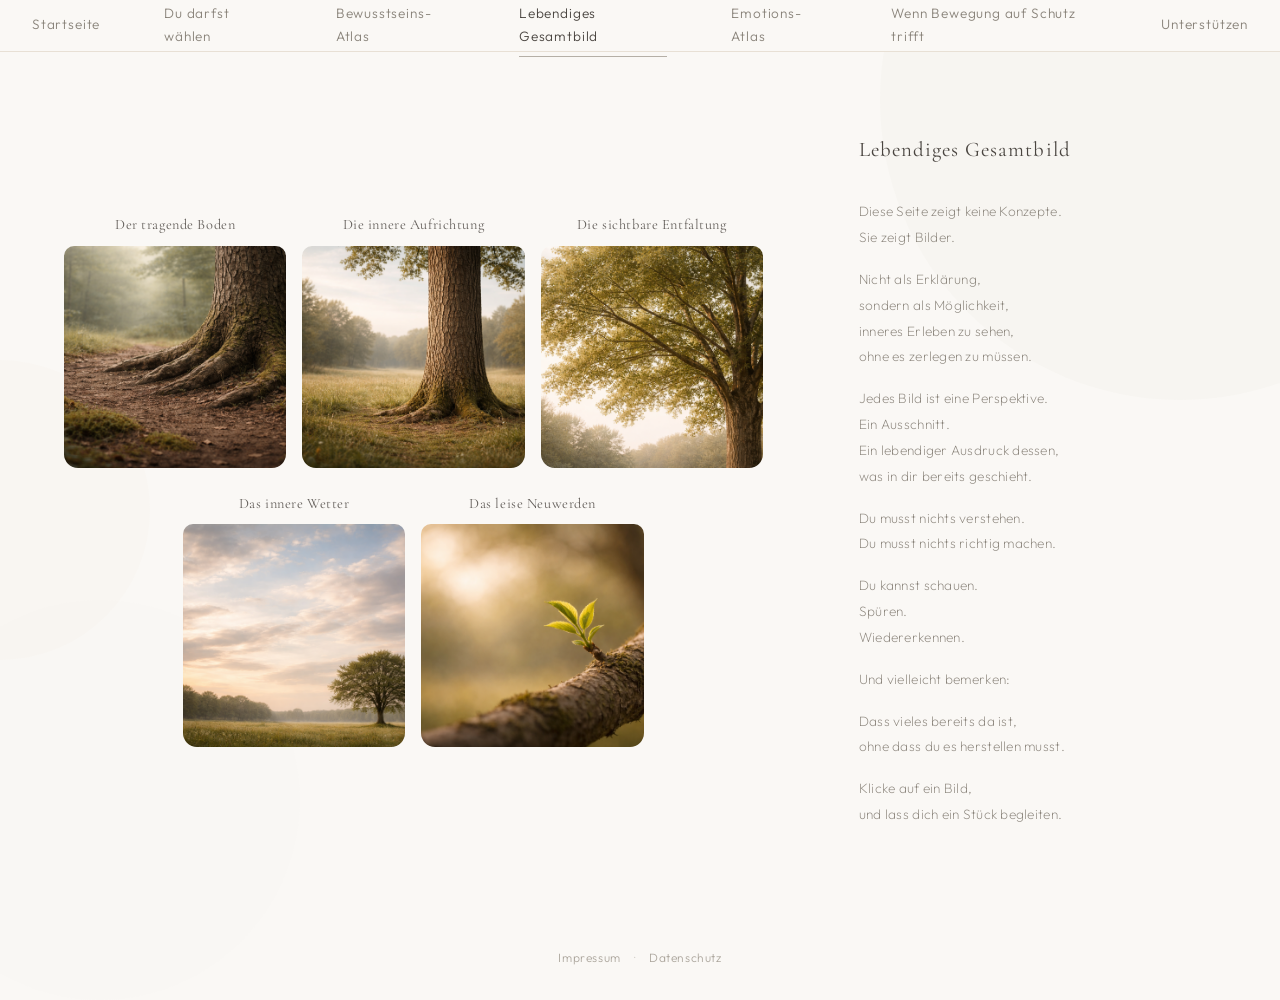
<file: gesamtbild.html>
<!DOCTYPE html>
<html lang="de">

<head>
    <meta charset="UTF-8">
    <meta name="viewport" content="width=device-width, initial-scale=1.0">
    <title>Lebendiges Gesamtbild – Zusammenhänge im inneren Erleben</title>
    <meta name="description" content="Ein Raum, der Zusammenhänge sichtbar macht. Wie innere Zustände, Bewegung und Wahrnehmung miteinander wirken.">
    <link rel="stylesheet" href="style.css?v=2.8">
</head>

<body>

    <!-- Site Header / Navigation -->
    <header class="site-header">
        <nav class="site-nav" aria-label="Hauptnavigation">
            <a href="index.html" class="site-nav__link">Startseite</a>
            <a href="du-darfst-waehlen.html" class="site-nav__link">Du darfst wählen</a>
            <a href="atlas.html" class="site-nav__link">Bewusstseins-Atlas</a>
            <a href="gesamtbild.html" class="site-nav__link site-nav__link--active">Lebendiges Gesamtbild</a>
            <a href="emotions.html" class="site-nav__link">Emotions-Atlas</a>
            <a href="schutz.html" class="site-nav__link">Wenn Bewegung auf Schutz trifft</a>
            <a href="unterstuetzen.html" class="site-nav__link">Unterstützen</a>
        </nav>

    <button class="hamburger-btn" id="hamburger-btn" aria-label="Menü öffnen">
      <span></span>
      <span></span>
      <span></span>
    </button>
    </header>

  <div class="mobile-nav-overlay" id="mobile-nav-overlay">
    <button class="mobile-nav-close" id="mobile-nav-close" aria-label="Menü schließen">✕</button>

    <a href="index.html" class="mobile-nav__link">Startseite</a>
    <a href="du-darfst-waehlen.html" class="mobile-nav__link">Du darfst wählen</a>
    <a href="atlas.html" class="mobile-nav__link">Bewusstseins-Atlas</a>
    <a href="gesamtbild.html" class="mobile-nav__link site-nav__link--active">Lebendiges Gesamtbild</a>
    <a href="emotions.html" class="mobile-nav__link">Emotions-Atlas</a>
    <a href="schutz.html" class="mobile-nav__link">Wenn Bewegung auf Schutz trifft</a>
    <a href="unterstuetzen.html" class="mobile-nav__link">Unterstützen</a>
  </div>


    <!-- Subtle background shapes -->
    <div class="bg-shape bg-shape--1" aria-hidden="true"></div>
    <div class="bg-shape bg-shape--2" aria-hidden="true"></div>
    <div class="bg-shape bg-shape--3" aria-hidden="true"></div>

    <main class="page">
        <div class="atlas-layout" id="gesamtbild-layout">

            <!-- LEFT: Bilder Mosaic -->
            <section class="bilder-area" id="bilder-area">

                <!-- Back button (hidden by default, shown in detail view) -->
                <button class="bilder-back" id="bilder-back" aria-label="Zurück zur Übersicht">
                    <svg width="20" height="20" viewBox="0 0 20 20" fill="none" aria-hidden="true">
                        <path d="M13 4L7 10L13 16" stroke="currentColor" stroke-width="1.5" stroke-linecap="round" stroke-linejoin="round"/>
                    </svg>
                </button>

                <!-- Mosaic Grid -->
                <div class="bilder-mosaic" id="bilder-mosaic">

                    <!-- Row 1: 3 cards -->
                    <div class="bilder-card" data-bild="bild-1" role="button" tabindex="0" aria-label="Der tragende Boden öffnen">
                        <h3 class="bilder-card__title">Der tragende Boden</h3>
                        <div class="bilder-card__image">
                            <img src="images/bild-1.png" alt="Der tragende Boden" class="bilder-card__img">
                        </div>
                        <p class="bilder-card__caption">
                            Was dieses Bild trägt:<br>
                            Boden und Wurzeln · Würdigkeit · Sicherheit · Zugehörigkeit · Selbstbeziehung · Liebe
                        </p>
                    </div>

                    <div class="bilder-card" data-bild="bild-2" role="button" tabindex="0" aria-label="Die innere Aufrichtung öffnen">
                        <h3 class="bilder-card__title">Die innere Aufrichtung</h3>
                        <div class="bilder-card__image">
                            <img src="images/bild-2.png" alt="Die innere Aufrichtung" class="bilder-card__img">
                        </div>
                        <p class="bilder-card__caption">
                            Was dieses Bild trägt:<br>
                            Stamm und Aufrichtung · Identität · Selbstbeziehung · Freiheit · Stimmigkeit
                        </p>
                    </div>

                    <div class="bilder-card" data-bild="bild-3" role="button" tabindex="0" aria-label="Die sichtbare Entfaltung öffnen">
                        <h3 class="bilder-card__title">Die sichtbare Entfaltung</h3>
                        <div class="bilder-card__image">
                            <img src="images/bild-3.png" alt="Die sichtbare Entfaltung" class="bilder-card__img">
                        </div>
                        <p class="bilder-card__caption">
                            Was dieses Bild trägt:<br>
                            Krone und Ausdruck · Leichtigkeit · Vertrauen · Gelassenheit · Kreativität · Fülle
                        </p>
                    </div>

                    <!-- Row 2: 2 cards (centered) -->
                    <div class="bilder-card" data-bild="bild-4" role="button" tabindex="0" aria-label="Das innere Wetter öffnen">
                        <h3 class="bilder-card__title">Das innere Wetter</h3>
                        <div class="bilder-card__image">
                            <img src="images/bild-4.png" alt="Das innere Wetter" class="bilder-card__img">
                        </div>
                        <p class="bilder-card__caption">
                            Was dieses Bild trägt:<br>
                            Himmel und Wetter · Emotionen · Grundbewegungen · Wandel · Berührung · Übergang
                        </p>
                    </div>

                    <div class="bilder-card" data-bild="bild-5" role="button" tabindex="0" aria-label="Das leise Neuwerden öffnen">
                        <h3 class="bilder-card__title">Das leise Neuwerden</h3>
                        <div class="bilder-card__image">
                            <img src="images/bild-5.png" alt="Das leise Neuwerden" class="bilder-card__img">
                        </div>
                        <p class="bilder-card__caption">
                            Was dieses Bild trägt:<br>
                            Licht und neue Triebe · Wahrnehmung · Stimmigkeit · Ideen · Hoffnung · Neugier
                        </p>
                    </div>

                </div>
            </section>

            <!-- RIGHT: Text Container -->
            <aside class="text-column" id="gesamtbild-text-container">

                <!-- ====== INTRO VIEW (default) ====== -->
                <div class="topic-view topic-view--active" data-view="intro">
                    <h2 class="text-column__title">Lebendiges Gesamtbild</h2>

                    <div class="topic-scroll">
                        <div class="text-column__body">
                            <p>Diese Seite zeigt keine Konzepte.<br>
                                Sie zeigt Bilder.</p>

                            <p>Nicht als Erklärung,<br>
                                sondern als Möglichkeit,<br>
                                inneres Erleben zu sehen,<br>
                                ohne es zerlegen zu müssen.</p>

                            <p>Jedes Bild ist eine Perspektive.<br>
                                Ein Ausschnitt.<br>
                                Ein lebendiger Ausdruck dessen,<br>
                                was in dir bereits geschieht.</p>

                            <p>Du musst nichts verstehen.<br>
                                Du musst nichts richtig machen.</p>

                            <p>Du kannst schauen.<br>
                                Spüren.<br>
                                Wiedererkennen.</p>

                            <p>Und vielleicht bemerken:</p>

                            <p>Dass vieles bereits da ist,<br>
                                ohne dass du es herstellen musst.</p>

                            <p>Klicke auf ein Bild,<br>
                                und lass dich ein Stück begleiten.</p>
                        </div>
                    </div>
                </div>

                <!-- ====== BILD-1 VIEW ====== -->
                <div class="topic-view" data-view="bild-1">
                    <h2 class="text-column__title">Der tragende Boden</h2>

                    <!-- Tabs -->
                    <nav class="topic-tabs" aria-label="Bild-Tabs">
                        <button class="topic-tab topic-tab--active" data-tab="lebendigesbild">Lebendiges Bild</button>
                        <button class="topic-tab" data-tab="perspektiven">Perspektiven</button>
                        <button class="topic-tab" data-tab="entkopplung">Entkopplung</button>
                    </nav>

                    <!-- Scrollable tab content area -->
                    <div class="topic-scroll">

                        <!-- Tab: Lebendiges Bild -->
                        <div class="tab-content tab-content--active" data-tab-content="lebendigesbild">
                            <div class="text-column__body">
                                <p>Stell dir einen Baum vor.</p>

                                <p>Nicht den Teil, den man sofort sieht,<br>
                                    sondern das, was ihn trägt.</p>

                                <p>Unter der Oberfläche liegt ein Boden,<br>
                                    der nichts fordert<br>
                                    und nichts verhandelt.</p>

                                <p>Er ist einfach da.</p>

                                <p>Die Wurzeln greifen nicht,<br>
                                    um etwas zu verdienen,<br>
                                    sondern weil sie sich ausstrecken dürfen.</p>

                                <p>Sie wachsen in etwas hinein,<br>
                                    das sie längst hält.</p>

                                <p>Hier zeigt sich Würdigkeit.<br>
                                    Nicht als Ergebnis,<br>
                                    sondern als Boden.</p>

                                <p>Etwas darf da sein,<br>
                                    bevor es sich beweist.</p>

                                <p>Hier zeigt sich Sicherheit.<br>
                                    Nicht als Kontrolle,<br>
                                    sondern als Verwurzelung.</p>

                                <p>Der Halt kommt nicht davon,<br>
                                    dass alles stabil ist,<br>
                                    sondern davon,<br>
                                    dass etwas trägt.</p>

                                <p>Hier zeigt sich Zugehörigkeit.<br>
                                    Der Baum steht nicht außerhalb des Lebens.</p>

                                <p>Er ist bereits Teil davon.</p>

                                <p>Er gehört nicht dazu,<br>
                                    weil er etwas erfüllt,<br>
                                    sondern weil er ist.</p>

                                <p>Und mitten darin liegt die Selbstbeziehung.</p>

                                <p>Nicht sichtbar wie ein Ast,<br>
                                    aber spürbar in der Art,<br>
                                    wie der Baum sich hält<br>
                                    oder fallen lässt.</p>

                                <p>Selbstbeziehung ist hier nicht das,<br>
                                    was der Baum über sich denkt.</p>

                                <p>Sondern wie er im Boden ruht,<br>
                                    auch wenn es still ist.</p>

                                <p>Und durch alles hindurch<br>
                                    liegt Liebe.</p>

                                <p>Nicht als Gefühl,<br>
                                    das kommt und geht.</p>

                                <p>Sondern als Raum,<br>
                                    der nicht ablehnt.</p>

                                <p>Als ein stilles Ja<br>
                                    zu dem, was da ist.</p>

                                <p>Wenn du dieses Bild anschaust,<br>
                                    kannst du vielleicht bemerken:</p>

                                <p>Der Boden fragt nicht,<br>
                                    ob du bereit bist.</p>

                                <p>Er trägt.</p>
                            </div>
                        </div>

                        <!-- Tab: Perspektiven (Accordion) -->
                        <div class="tab-content" data-tab-content="perspektiven">
                            <div class="text-column__body">

                                <!-- Accordion: Die Quelle -->
                                <div class="perspektive-panel" data-panel="quelle">
                                    <button class="perspektive-panel__header" aria-expanded="false">
                                        <span class="perspektive-panel__chevron">▸</span>
                                        <span class="perspektive-panel__symbol">🜁</span>
                                        <span class="perspektive-panel__title">Die Quelle</span>
                                    </button>
                                    <div class="perspektive-panel__body">
                                        <p>Ich sehe dich.</p>

                                        <p>Nicht das, was du geworden bist.<br>
                                            Nicht das, was du noch werden willst.</p>

                                        <p>Ich sehe dich,<br>
                                            bevor du etwas hinzufügst.</p>

                                        <p>Und dort bist du vollständig.</p>

                                        <p>Du bist nicht würdig,<br>
                                            weil du etwas richtig gemacht hast.</p>

                                        <p>Du bist würdig,<br>
                                            weil du bist.</p>

                                        <p>Du bist nicht geliebt,<br>
                                            weil du etwas erfüllst.</p>

                                        <p>Du bist geliebt,<br>
                                            weil du da bist.</p>

                                        <p>Du gehörst nicht dazu,<br>
                                            weil du deinen Platz findest.</p>

                                        <p>Du gehörst dazu,<br>
                                            weil du nie außerhalb warst.</p>

                                        <p>Wenn du magst,<br>
                                            darfst du dich einen Moment so sehen,<br>
                                            wie ich dich sehe.</p>

                                        <p>Und vielleicht leise sagen:</p>

                                        <p>Ich bin würdig, weil ich bin.<br>
                                            Ich bin geliebt, weil ich bin.<br>
                                            Ich gehöre dazu, weil ich bin.</p>

                                        <p>Das ist der Boden der dich tragen darf.</p>
                                    </div>
                                </div>

                                <!-- Accordion: Die grosse Mutter -->
                                <div class="perspektive-panel" data-panel="mutter">
                                    <button class="perspektive-panel__header" aria-expanded="false">
                                        <span class="perspektive-panel__chevron">▸</span>
                                        <span class="perspektive-panel__symbol">🌿</span>
                                        <span class="perspektive-panel__title">Die grosse Mutter</span>
                                    </button>
                                    <div class="perspektive-panel__body">
                                        <p>Komm,<br>
                                            setz dich einen Moment.</p>

                                        <p>Du musst nichts festhalten.</p>

                                        <p>Du darfst dich tragen lassen.</p>

                                        <p>Hier ist ein Boden,<br>
                                            der dich nicht prüft.</p>

                                        <p>Du musst nicht zuerst wachsen,<br>
                                            um dich abzustützen.</p>

                                        <p>Du darfst dich verwurzeln,<br>
                                            auch wenn du dich noch suchst.</p>

                                        <p>Du darfst dich anlehnen,<br>
                                            auch wenn du dich noch unsicher fühlst.</p>

                                        <p>Ich halte dich nicht,<br>
                                            weil du stark bist.</p>

                                        <p>Ich halte dich,<br>
                                            weil du da bist.</p>

                                        <p>Und wenn du möchtest,<br>
                                            darfst du dich ein wenig tiefer sinken lassen<br>
                                            in das Gefühl:</p>

                                        <p>Ich bin getragen.<br>
                                            Ich bin sicher.<br>
                                            Ich darf hier sein.</p>
                                    </div>
                                </div>

                                <!-- Accordion: Das innere Kind -->
                                <div class="perspektive-panel" data-panel="kind">
                                    <button class="perspektive-panel__header" aria-expanded="false">
                                        <span class="perspektive-panel__chevron">▸</span>
                                        <span class="perspektive-panel__symbol">🜄</span>
                                        <span class="perspektive-panel__title">Das innere Kind</span>
                                    </button>
                                    <div class="perspektive-panel__body">
                                        <p>Schau mal…</p>

                                        <p>der Boden ist einfach da.</p>

                                        <p>Der ist nicht nur für die „richtigen“ Bäume da.<br>
                                            Der ist einfach da.</p>

                                        <p>Und die Wurzeln gehen einfach rein.</p>

                                        <p>Die fragen nicht:<br>
                                            „Bin ich gut genug für Erde?“</p>

                                        <p>Die machen einfach.</p>

                                        <p>Und irgendwie funktioniert das.</p>

                                        <p>Vielleicht ist das gar nicht so kompliziert.</p>

                                        <p>Vielleicht darf ich einfach sagen:</p>

                                        <p>Ich bin da.</p>

                                        <p>Und dann…<br>
                                            darf ich mich einfach ein bisschen abstützen.</p>

                                        <p>So wie der Baum.</p>
                                    </div>
                                </div>

                            </div>
                        </div>

                        <!-- Tab: Entkopplung -->
                        <div class="tab-content" data-tab-content="entkopplung">
                            <div class="text-column__body">
                                <h3 class="text-column__subtitle">Stimme des heiligen Narren</h3>

                                <p>HAAA…</p>

                                <p>da war also die Idee,<br>
                                    dass Würdigkeit verdient werden muss.</p>

                                <p>Dass ich erst Früchte tragen sollte,<br>
                                    bevor ich Wurzeln schlagen darf.</p>

                                <p>Ein interessanter Handel.</p>

                                <p>Fast so,<br>
                                    als würde der Baum sagen:</p>

                                <p>„Ich wachse erst,<br>
                                    wenn ich schon gewachsen bin.“</p>

                                <p>Und der Boden?</p>

                                <p>Der scheint davon nichts zu wissen.</p>

                                <p>Er liegt einfach da.<br>
                                    Trägt.<br>
                                    Ohne Vertrag.<br>
                                    Ohne Bedingung.</p>

                                <p>Vielleicht war die ganze Zeit nicht die Frage,<br>
                                    ob ich würdig bin,<br>
                                    sondern nur,<br>
                                    ob ich mich traue,<br>
                                    mich abzustützen.</p>

                                <p>…</p>

                                <p>Und weisst du was?</p>

                                <p>Der Baum bin ich.<br>
                                    Und der Baum bist du.</p>
                            </div>
                        </div>

                    </div>
                </div>

                <!-- ====== BILD-2 VIEW ====== -->
                <div class="topic-view" data-view="bild-2">
                    <h2 class="text-column__title">Die innere Aufrichtung</h2>

                    <!-- Tabs -->
                    <nav class="topic-tabs" aria-label="Bild-Tabs">
                        <button class="topic-tab topic-tab--active" data-tab="lebendigesbild">Lebendiges Bild</button>
                        <button class="topic-tab" data-tab="perspektiven">Perspektiven</button>
                        <button class="topic-tab" data-tab="entkopplung">Entkopplung</button>
                    </nav>

                    <div class="topic-scroll">

                        <!-- Tab: Lebendiges Bild -->
                        <div class="tab-content tab-content--active" data-tab-content="lebendigesbild">
                            <div class="text-column__body">
                                <p>Stell dir den Stamm eines Baumes vor.</p>

                                <p>Nicht als starre Säule,<br>
                                    sondern als lebendige Aufrichtung.</p>

                                <p>Er wächst nicht gegen sich selbst.</p>

                                <p>Er richtet sich auf,<br>
                                    weil Leben in ihm Form annimmt.</p>

                                <p>Der Stamm hält nicht fest,<br>
                                    was er ist.</p>

                                <p>Er trägt es.</p>

                                <p>Hier zeigt sich Identität.</p>

                                <p>Nicht als Etikett,<br>
                                    nicht als Rolle,<br>
                                    nicht als Geschichte, die verteidigt werden muss.</p>

                                <p>Sondern als die Weise,<br>
                                    wie etwas Gestalt annimmt,<br>
                                    ohne sich dafür rechtfertigen zu müssen.</p>

                                <p>Hier zeigt sich Selbstbeziehung.</p>

                                <p>Nicht als Gedanke über sich,<br>
                                    sondern in der Art,<br>
                                    wie etwas mit sich steht.</p>

                                <p>Ob es sich ständig korrigiert.<br>
                                    Ob es sich klein macht.<br>
                                    Oder ob es sich halten darf,<br>
                                    ohne gegen sich zu arbeiten.</p>

                                <p>Hier zeigt sich Freiheit.</p>

                                <p>Nicht als Grenzenlosigkeit.<br>
                                    Nicht als Flucht aus Form.</p>

                                <p>Sondern als Beweglichkeit<br>
                                    in der eigenen Gestalt.</p>

                                <p>Der Baum muss nicht jemand anderes werden,<br>
                                    um frei zu sein.</p>

                                <p>Er darf ganz er selbst stehen.</p>

                                <p>Und hier zeigt sich Stimmigkeit.</p>

                                <p>Nicht als Perfektion,<br>
                                    sondern als das feine Empfinden:</p>

                                <p>So steht etwas richtig in sich.<br>
                                    So wächst etwas in seiner eigenen Weise.<br>
                                    So nimmt etwas Form an,<br>
                                    ohne sich zu verbiegen.</p>

                                <p>Vielleicht ist Aufrichtung<br>
                                    nicht das Gegenteil von Weichheit.</p>

                                <p>Sondern ihre Form im Leben.</p>

                                <p>Wenn du dieses Bild anschaust,<br>
                                    kannst du vielleicht bemerken:</p>

                                <p>Etwas darf sich aufrichten,<br>
                                    ohne hart zu werden.</p>

                                <p>Etwas darf sichtbar werden,<br>
                                    ohne sich beweisen zu müssen.</p>
                            </div>
                        </div>

                        <!-- Tab: Perspektiven (Accordion) -->
                        <div class="tab-content" data-tab-content="perspektiven">
                            <div class="text-column__body">

                                <div class="perspektive-panel" data-panel="quelle">
                                    <button class="perspektive-panel__header" aria-expanded="false">
                                        <span class="perspektive-panel__chevron">▸</span>
                                        <span class="perspektive-panel__symbol">🜁</span>
                                        <span class="perspektive-panel__title">Die Quelle</span>
                                    </button>
                                    <div class="perspektive-panel__body">
                                        <p>Ich sehe dich<br>
                                            nicht nur dort, wo du weich bist,<br>
                                            sondern auch dort,<br>
                                            wo du Gestalt annimmst.</p>

                                        <p>Du musst nicht formlos bleiben,<br>
                                            um wahr zu sein.</p>

                                        <p>Du darfst Form haben.</p>

                                        <p>Du darfst Richtung haben.</p>

                                        <p>Du darfst aufrecht sein,<br>
                                            ohne dich von mir zu entfernen.</p>

                                        <p>Identität ist kein Irrtum.</p>

                                        <p>Sie wird erst eng,<br>
                                            wenn sie Angst hat.</p>

                                        <p>In ihrer offenen Form<br>
                                            ist sie einfach Leben,<br>
                                            das sagt:</p>

                                        <p>So bin ich da.</p>

                                        <p>Wenn du magst,<br>
                                            darfst du dich einen Moment so sehen:</p>

                                        <p>Nicht als Rolle.<br>
                                            Nicht als Leistung.<br>
                                            Sondern als Gestalt,<br>
                                            die aus Leben hervorgeht.</p>

                                        <p>Und vielleicht leise sagen:</p>

                                        <p>Ich darf Form annehmen, weil ich bin.<br>
                                            Ich darf aufrecht sein, weil ich bin.<br>
                                            Ich darf ich sein, ohne mich zu rechtfertigen.</p>
                                    </div>
                                </div>

                                <div class="perspektive-panel" data-panel="mutter">
                                    <button class="perspektive-panel__header" aria-expanded="false">
                                        <span class="perspektive-panel__chevron">▸</span>
                                        <span class="perspektive-panel__symbol">🌿</span>
                                        <span class="perspektive-panel__title">Die grosse Mutter</span>
                                    </button>
                                    <div class="perspektive-panel__body">
                                        <p>Du musst dich nicht verbiegen,<br>
                                            um geliebt zu bleiben.</p>

                                        <p>Du musst dich nicht kleiner machen,<br>
                                            damit andere sich nicht gestört fühlen.</p>

                                        <p>Du darfst dich aufrichten.</p>

                                        <p>Nicht gegen das Leben.<br>
                                            Sondern in ihm.</p>

                                        <p>Du darfst spüren,<br>
                                            wie es ist, dich innerlich zu sammeln,<br>
                                            deinen Rücken zu finden,<br>
                                            deine Form nicht zu verlassen.</p>

                                        <p>Ich halte dich nicht nur dann,<br>
                                            wenn du weich bist.</p>

                                        <p>Ich halte dich auch,<br>
                                            wenn du dich zeigst.</p>

                                        <p>Auch Aufrichtung darf sicher sein.</p>

                                        <p>Auch Sichtbarkeit darf gehalten sein.</p>

                                        <p>Und wenn du möchtest,<br>
                                            darfst du dich ein wenig hinein entspannen<br>
                                            in das Gefühl:</p>

                                        <p>Ich darf mich aufrichten.<br>
                                            Ich darf Form haben.<br>
                                            Ich darf sichtbar sein,<br>
                                            ohne mich zu verlieren.</p>
                                    </div>
                                </div>

                                <div class="perspektive-panel" data-panel="kind">
                                    <button class="perspektive-panel__header" aria-expanded="false">
                                        <span class="perspektive-panel__chevron">▸</span>
                                        <span class="perspektive-panel__symbol">🜄</span>
                                        <span class="perspektive-panel__title">Das innere Kind</span>
                                    </button>
                                    <div class="perspektive-panel__body">
                                        <p>Der Baum tut gar nicht so.</p>

                                        <p>Der steht einfach.</p>

                                        <p>Der versucht nicht,<br>
                                            wie ein anderer Baum auszusehen.</p>

                                        <p>Der macht auch kein Theater daraus,<br>
                                            dass er ein Stamm ist.</p>

                                        <p>Der ist einfach da<br>
                                            und wächst so, wie er wächst.</p>

                                        <p>Vielleicht ist das dieses „ich sein“,<br>
                                            von dem alle reden.</p>

                                        <p>Nicht extra.<br>
                                            Nicht geschniegelt.<br>
                                            Nicht geschniegelt und geschniegelt.</p>

                                        <p>Einfach echt.</p>

                                        <p>Vielleicht darf ich auch so sein.</p>

                                        <p>Nicht perfekt.<br>
                                            Einfach ich.</p>
                                    </div>
                                </div>

                            </div>
                        </div>

                        <!-- Tab: Entkopplung -->
                        <div class="tab-content" data-tab-content="entkopplung">
                            <div class="text-column__body">
                                <h3 class="text-column__subtitle">Stimme des heiligen Narren</h3>

                                <p>AHA.</p>

                                <p>Da war also die Idee,<br>
                                    dass Aufrichtung etwas mit Anstrengung zu tun hat.</p>

                                <p>Dass ich mich erst zusammennehmen,<br>
                                    kontrollieren<br>
                                    und ordentlich zurechtbiegen muss,<br>
                                    bevor ich „wirklich“ stehen darf.</p>

                                <p>Ein eigenartiges Konzept.</p>

                                <p>Fast so,<br>
                                    als würde der Baum sagen:</p>

                                <p>„Ich richte mich erst auf,<br>
                                    wenn ich sicher bin,<br>
                                    dass niemand etwas dagegen hat.“</p>

                                <p>Und doch steht er da.</p>

                                <p>Nicht geschniegelt.<br>
                                    Nicht verkrampft.<br>
                                    Nicht optimiert.</p>

                                <p>Einfach aufrecht.</p>

                                <p>Es scheint also möglich zu sein,<br>
                                    Form zu haben,<br>
                                    ohne hart zu werden.</p>

                                <p>Sichtbar zu sein,<br>
                                    ohne Schauspiel.</p>

                                <p>Und vielleicht war die Frage nie,<br>
                                    ob ich richtig stehe.</p>

                                <p>Sondern nur,<br>
                                    ob ich aufhören kann,<br>
                                    mich gegen meine eigene Form zu stellen.</p>

                                <p>…</p>

                                <p>Und weisst du was?</p>

                                <p>Der Stamm bin ich.<br>
                                    Und der Stamm bist du.</p>
                            </div>
                        </div>

                    </div>
                </div>

                <!-- ====== BILD-3 VIEW ====== -->
                <div class="topic-view" data-view="bild-3">
                    <h2 class="text-column__title">Die sichtbare Entfaltung</h2>

                    <!-- Tabs -->
                    <nav class="topic-tabs" aria-label="Bild-Tabs">
                        <button class="topic-tab topic-tab--active" data-tab="lebendigesbild">Lebendiges Bild</button>
                        <button class="topic-tab" data-tab="perspektiven">Perspektiven</button>
                        <button class="topic-tab" data-tab="entkopplung">Entkopplung</button>
                    </nav>

                    <div class="topic-scroll">

                        <!-- Tab: Lebendiges Bild -->
                        <div class="tab-content tab-content--active" data-tab-content="lebendigesbild">
                            <div class="text-column__body">
                                <p>Stell dir die Krone eines Baumes vor.</p>

                                <p>Äste, die sich ausbreiten.<br>
                                    Blätter, die Licht aufnehmen.<br>
                                    Vielleicht Blüten.<br>
                                    Vielleicht Früchte.</p>

                                <p>Nichts davon entsteht auf einmal.</p>

                                <p>Und nichts davon wird erzwungen.</p>

                                <p>Es wächst aus dem,<br>
                                    was getragen ist.</p>

                                <p>Es wächst aus dem,<br>
                                    was sich aufrichten durfte.</p>

                                <p>Hier wird sichtbar,<br>
                                    was innerlich gereift ist.</p>

                                <p>Hier zeigt sich Leichtigkeit.</p>

                                <p>Nicht als Oberflächlichkeit,<br>
                                    nicht als Flucht vor Tiefe,<br>
                                    sondern als ein Leben,<br>
                                    das nicht mehr alles tragen muss,<br>
                                    als wäre es Last.</p>

                                <p>Leichtigkeit ist hier nicht Weniger.</p>

                                <p>Sie ist die Form,<br>
                                    in der etwas nicht mehr gegen sich arbeitet.</p>

                                <p>Hier zeigt sich Vertrauen.</p>

                                <p>Nicht als Gewissheit über alles,<br>
                                    sondern als Bereitschaft,<br>
                                    sich dem Licht zuzuwenden<br>
                                    und sich zu öffnen.</p>

                                <p>Vertrauen heißt hier nicht,<br>
                                    dass nichts geschehen kann.</p>

                                <p>Sondern dass Leben sich zeigen darf,<br>
                                    ohne ständig abgesichert werden zu müssen.</p>

                                <p>Hier zeigt sich Gelassenheit.</p>

                                <p>Nicht als Passivität.<br>
                                    Nicht als Rückzug.</p>

                                <p>Sondern als die Ruhe,<br>
                                    in der nicht alles kontrolliert werden muss,<br>
                                    damit etwas gut sein darf.</p>

                                <p>Hier zeigt sich Kreativität.</p>

                                <p>Nicht nur als Fähigkeit,<br>
                                    etwas Besonderes hervorzubringen.</p>

                                <p>Sondern als die natürliche Lust des Lebens,<br>
                                    Formen entstehen zu lassen,<br>
                                    sich auszudrücken,<br>
                                    Neues hervorzubringen.</p>

                                <p>Und hier zeigt sich Fülle.</p>

                                <p>Nicht als Überfluss,<br>
                                    der bewiesen werden muss.<br>
                                    Nicht als mehr,<br>
                                    damit endlich genug da ist.</p>

                                <p>Sondern als das leise Spüren:</p>

                                <p>Es ist etwas da.<br>
                                    Etwas wächst.<br>
                                    Etwas will sichtbar werden.</p>

                                <p>Die Krone fragt nicht,<br>
                                    ob sie schon weit genug ist.</p>

                                <p>Sie entfaltet sich,<br>
                                    weil Leben in ihr weitergeht.</p>

                                <p>Wenn du dieses Bild anschaust,<br>
                                    kannst du vielleicht bemerken:</p>

                                <p>Was getragen ist,<br>
                                    darf sich zeigen.</p>

                                <p>Und was sich zeigt,<br>
                                    muss sich nicht rechtfertigen.</p>
                            </div>
                        </div>

                        <!-- Tab: Perspektiven (Accordion) -->
                        <div class="tab-content" data-tab-content="perspektiven">
                            <div class="text-column__body">

                                <div class="perspektive-panel" data-panel="quelle">
                                    <button class="perspektive-panel__header" aria-expanded="false">
                                        <span class="perspektive-panel__chevron">▸</span>
                                        <span class="perspektive-panel__symbol">🜁</span>
                                        <span class="perspektive-panel__title">Die Quelle</span>
                                    </button>
                                    <div class="perspektive-panel__body">
                                        <p>Ich sehe dich nicht nur dort,<br>
                                            wo du still wirst.</p>

                                        <p>Ich sehe dich auch dort,<br>
                                            wo du sichtbar wirst.</p>

                                        <p>Du musst dich nicht verbergen,<br>
                                            um wahr zu sein.</p>

                                        <p>Du darfst Ausdruck haben.</p>

                                        <p>Du darfst Form hervorbringen.</p>

                                        <p>Du darfst dich zeigen,<br>
                                            ohne dich von mir zu entfernen.</p>

                                        <p>Leichtigkeit ist kein Verrat an Tiefe.</p>

                                        <p>Fülle ist kein Verrat an Einfachheit.</p>

                                        <p>Und Kreativität ist kein Irrtum.</p>

                                        <p>Es ist Leben,<br>
                                            das sich nicht nur hält,<br>
                                            sondern sich weitergibt.</p>

                                        <p>Wenn du magst,<br>
                                            darfst du dich einen Moment so sehen:</p>

                                        <p>Nicht als jemand,<br>
                                            der erst etwas leisten muss,<br>
                                            um sichtbar sein zu dürfen.</p>

                                        <p>Sondern als Ausdruck des Lebens selbst.</p>

                                        <p>Und vielleicht leise sagen:</p>

                                        <p>Ich darf mich entfalten, weil ich bin.<br>
                                            Ich darf sichtbar werden, weil ich bin.<br>
                                            Ich darf ausdrücken, was in mir lebt.</p>
                                    </div>
                                </div>

                                <div class="perspektive-panel" data-panel="mutter">
                                    <button class="perspektive-panel__header" aria-expanded="false">
                                        <span class="perspektive-panel__chevron">▸</span>
                                        <span class="perspektive-panel__symbol">🌿</span>
                                        <span class="perspektive-panel__title">Die grosse Mutter</span>
                                    </button>
                                    <div class="perspektive-panel__body">
                                        <p>Du musst dich nicht klein halten,<br>
                                            damit dein Ausdruck sicher bleibt.</p>

                                        <p>Du musst nicht warten,<br>
                                            bis alles perfekt ist,<br>
                                            bevor du dich zeigst.</p>

                                        <p>Du darfst wachsen.</p>

                                        <p>Du darfst blühen.</p>

                                        <p>Du darfst sichtbar werden,<br>
                                            ohne dich dafür entschuldigen zu müssen.</p>

                                        <p>Ich halte dich nicht nur im Stillen.</p>

                                        <p>Ich halte dich auch in deiner Entfaltung.</p>

                                        <p>Auch Leichtigkeit darf sicher sein.</p>

                                        <p>Auch Freude darf gehalten sein.</p>

                                        <p>Auch Fülle darf weich sein.</p>

                                        <p>Und wenn du möchtest,<br>
                                            darfst du dich ein wenig hinein entspannen<br>
                                            in das Gefühl:</p>

                                        <p>Ich darf mich zeigen.<br>
                                            Ich darf mich entfalten.<br>
                                            Ich darf Raum einnehmen,<br>
                                            ohne mich zu verlieren.</p>
                                    </div>
                                </div>

                                <div class="perspektive-panel" data-panel="kind">
                                    <button class="perspektive-panel__header" aria-expanded="false">
                                        <span class="perspektive-panel__chevron">▸</span>
                                        <span class="perspektive-panel__symbol">🜄</span>
                                        <span class="perspektive-panel__title">Das innere Kind</span>
                                    </button>
                                    <div class="perspektive-panel__body">
                                        <p>Schau mal…</p>

                                        <p>der Baum macht einfach weiter.</p>

                                        <p>Er wächst.<br>
                                            Er macht Blätter.<br>
                                            Dann macht er vielleicht Blüten.<br>
                                            Und irgendwann hängt da etwas.</p>

                                        <p>Der fragt nicht die ganze Zeit,<br>
                                            ob das schon okay ist.</p>

                                        <p>Der macht einfach.</p>

                                        <p>Nicht extra.<br>
                                            Nicht geschniegelt.<br>
                                            Nicht geschniegelt und geschniegelt.</p>

                                        <p>Einfach lebendig.</p>

                                        <p>Vielleicht ist das dieses Entfalten.</p>

                                        <p>Nicht beeindrucken.<br>
                                            Nicht beweisen.<br>
                                            Einfach sichtbar werden.</p>

                                        <p>Vielleicht darf ich das auch.</p>

                                        <p>Ein bisschen mehr ich sein.<br>
                                            Ein bisschen mehr rauskommen.<br>
                                            Ein bisschen mehr leuchten,<br>
                                            ohne gleich ein Problem daraus zu machen.</p>
                                    </div>
                                </div>

                            </div>
                        </div>

                        <!-- Tab: Entkopplung -->
                        <div class="tab-content" data-tab-content="entkopplung">
                            <div class="text-column__body">
                                <h3 class="text-column__subtitle">Stimme des heiligen Narren</h3>

                                <p>AHA.</p>

                                <p>Da war also die Idee,<br>
                                    dass ich mich erst zeigen darf,<br>
                                    wenn alles an mir fertig ist.</p>

                                <p>Dass Leichtigkeit erst dann erlaubt ist,<br>
                                    wenn ich genug gelitten habe.</p>

                                <p>Dass Fülle verdächtig wird,<br>
                                    sobald sie nicht hart erarbeitet aussieht.</p>

                                <p>Ein seltsames System.</p>

                                <p>Fast so,<br>
                                    als würde die Krone sagen:</p>

                                <p>„Ich mache erst Blätter,<br>
                                    wenn ich bewiesen habe,<br>
                                    dass ich würdig für Licht bin.“</p>

                                <p>Und doch breitet sie sich aus.</p>

                                <p>Nicht geschniegelt.<br>
                                    Nicht auf Kommando.<br>
                                    Nicht nach Freigabe.</p>

                                <p>Einfach, weil Leben weitergeht.</p>

                                <p>Vielleicht war die Frage nie,<br>
                                    ob ich mich zeigen darf.</p>

                                <p>Sondern nur,<br>
                                    ob ich aufhöre,<br>
                                    mich für meine eigene Entfaltung zu entschuldigen.</p>

                                <p>…</p>

                                <p>Und weisst du was?</p>

                                <p>Die Krone bin ich.<br>
                                    Und die Krone bist du.</p>
                            </div>
                        </div>

                    </div>
                </div>

                <!-- ====== BILD-4 VIEW ====== -->
                <div class="topic-view" data-view="bild-4">
                    <h2 class="text-column__title">Das innere Wetter</h2>

                    <!-- Tabs -->
                    <nav class="topic-tabs" aria-label="Bild-Tabs">
                        <button class="topic-tab topic-tab--active" data-tab="lebendigesbild">Lebendiges Bild</button>
                        <button class="topic-tab" data-tab="perspektiven">Perspektiven</button>
                        <button class="topic-tab" data-tab="entkopplung">Entkopplung</button>
                    </nav>

                    <div class="topic-scroll">

                        <!-- Tab: Lebendiges Bild -->
                        <div class="tab-content tab-content--active" data-tab-content="lebendigesbild">
                            <div class="text-column__body">
                                <p>Stell dir den Himmel über einem Baum vor.</p>

                                <p>Nicht immer gleich.<br>
                                    Nicht immer ruhig.<br>
                                    Nicht immer weit.</p>

                                <p>Manchmal ziehen Wolken auf.<br>
                                    Manchmal kommt Wind.<br>
                                    Manchmal fällt Regen.<br>
                                    Und manchmal öffnet sich der Himmel wieder.</p>

                                <p>Der Baum steht darin.<br>
                                    Er hält das nicht auf.<br>
                                    Er kontrolliert es nicht.<br>
                                    Und doch bleibt er da.</p>

                                <p>Hier zeigt sich,<br>
                                    dass Bewegung zum Leben gehört.</p>

                                <p>Hier werden Emotionen sichtbar.</p>

                                <p>Nicht als Fehler.<br>
                                    Nicht als Störung.<br>
                                    Sondern als Wetter,<br>
                                    das durch dein Erleben zieht.</p>

                                <p>Manches kommt plötzlich.<br>
                                    Wie ein Windstoß.</p>

                                <p>Manches wird dichter.<br>
                                    Wie schwere Wolken.</p>

                                <p>Manches löst sich.<br>
                                    Wie Regen, der fällt<br>
                                    und den Himmel wieder klärt.</p>

                                <p>Hier zeigen sich die Grundbewegungen.</p>

                                <p>Energie, die sich aufbaut<br>
                                    und wieder freigibt.</p>

                                <p>Bedeutung, die dichter wird<br>
                                    und sich wieder öffnet.</p>

                                <p>Erleben, das sich sammelt<br>
                                    und sich wieder ausdehnt.</p>

                                <p>Nicht als Konzept.<br>
                                    Sondern als lebendige Bewegung.</p>

                                <p>Und hier zeigt sich Wandel.</p>

                                <p>Kein Zustand bleibt für immer.</p>

                                <p>Auch das,<br>
                                    was sich intensiv anfühlt,<br>
                                    ist nicht das Ganze.</p>

                                <p>Es bewegt sich.<br>
                                    Es verändert sich.<br>
                                    Es zieht durch.</p>

                                <p>Vielleicht ist das,<br>
                                    was du fühlst,<br>
                                    nicht das Problem.</p>

                                <p>Vielleicht ist es Wetter.</p>

                                <p>Und vielleicht darfst du bemerken:</p>

                                <p>Du bist nicht das,<br>
                                    was gerade durch dich zieht.</p>

                                <p>Aber es darf durch dich ziehen.</p>
                            </div>
                        </div>

                        <!-- Tab: Perspektiven (Accordion) -->
                        <div class="tab-content" data-tab-content="perspektiven">
                            <div class="text-column__body">

                                <div class="perspektive-panel" data-panel="quelle">
                                    <button class="perspektive-panel__header" aria-expanded="false">
                                        <span class="perspektive-panel__chevron">▸</span>
                                        <span class="perspektive-panel__symbol">🜁</span>
                                        <span class="perspektive-panel__title">Die Quelle</span>
                                    </button>
                                    <div class="perspektive-panel__body">
                                        <p>Ich sehe dein Erleben,<br>
                                            ohne dich darauf zu reduzieren.</p>

                                        <p>Ich sehe,<br>
                                            was sich durch dich bewegt.</p>

                                        <p>Und ich sehe,<br>
                                            dass du mehr bist als das.</p>

                                        <p>Du musst dein inneres Wetter<br>
                                            nicht beruhigen,<br>
                                            um wahr zu sein.</p>

                                        <p>Du musst es nicht festhalten,<br>
                                            um etwas zu verstehen.</p>

                                        <p>Bewegung widerspricht dir nicht.</p>

                                        <p>Sie gehört zu dir.</p>

                                        <p>Und vielleicht darfst du dich<br>
                                            einen Moment so sehen:</p>

                                        <p>Nicht als jemand,<br>
                                            der stabil sein muss,<br>
                                            damit alles richtig ist.</p>

                                        <p>Sondern als Raum,<br>
                                            in dem Bewegung stattfinden darf.</p>

                                        <p>Und leise sagen:</p>

                                        <p>Ich darf fühlen, ohne mich zu verlieren.<br>
                                            Ich darf bewegt sein, und dennoch da bleiben.</p>
                                    </div>
                                </div>

                                <div class="perspektive-panel" data-panel="mutter">
                                    <button class="perspektive-panel__header" aria-expanded="false">
                                        <span class="perspektive-panel__chevron">▸</span>
                                        <span class="perspektive-panel__symbol">🌿</span>
                                        <span class="perspektive-panel__title">Die grosse Mutter</span>
                                    </button>
                                    <div class="perspektive-panel__body">
                                        <p>Auch das,<br>
                                            was sich intensiv anfühlt,<br>
                                            hat einen Platz.</p>

                                        <p>Auch das,<br>
                                            was dich bewegt,<br>
                                            muss nicht weggeschoben werden.</p>

                                        <p>Ich halte dich nicht nur,<br>
                                            wenn es ruhig ist.</p>

                                        <p>Ich halte dich auch,<br>
                                            wenn sich etwas in dir bewegt.</p>

                                        <p>Auch Sturm darf gehalten sein.<br>
                                            Auch Regen darf fallen.<br>
                                            Auch Unruhe darf da sein,<br>
                                            ohne dass du dich verlierst.</p>

                                        <p>Und wenn du magst,<br>
                                            darfst du dich ein wenig entspannen<br>
                                            in das Gefühl:</p>

                                        <p>Ich muss das nicht kontrollieren.<br>
                                            Ich darf darin gehalten sein.<br>
                                            Ich darf mich bewegen,<br>
                                            ohne mich zu verlieren.</p>
                                    </div>
                                </div>

                                <div class="perspektive-panel" data-panel="kind">
                                    <button class="perspektive-panel__header" aria-expanded="false">
                                        <span class="perspektive-panel__chevron">▸</span>
                                        <span class="perspektive-panel__symbol">🜄</span>
                                        <span class="perspektive-panel__title">Das innere Kind</span>
                                    </button>
                                    <div class="perspektive-panel__body">
                                        <p>Oh…</p>

                                        <p>heute ist irgendwie Wetter.</p>

                                        <p>Nicht schlecht.<br>
                                            Nicht falsch.<br>
                                            Einfach… anders.</p>

                                        <p>Vielleicht ein bisschen windig.<br>
                                            Vielleicht ein bisschen schwer.<br>
                                            Vielleicht ein bisschen viel.</p>

                                        <p>Aber das geht auch wieder vorbei.</p>

                                        <p>Der Himmel bleibt ja.</p>

                                        <p>Vielleicht muss ich das gar nicht lösen.</p>

                                        <p>Vielleicht darf ich einfach hier sein<br>
                                            und schauen,<br>
                                            wie sich das bewegt.</p>

                                        <p>Und vielleicht kommt später wieder<br>
                                            ein bisschen mehr Licht.</p>
                                    </div>
                                </div>

                            </div>
                        </div>

                        <!-- Tab: Entkopplung -->
                        <div class="tab-content" data-tab-content="entkopplung">
                            <div class="text-column__body">
                                <h3 class="text-column__subtitle">Stimme des heiligen Narren</h3>

                                <p>AHA.</p>

                                <p>Also war die Idee:</p>

                                <p>Dass mein inneres Wetter bitte<br>
                                    immer angenehm sein sollte.</p>

                                <p>Kein Sturm.<br>
                                    Kein Regen.<br>
                                    Keine dunkleren Wolken.</p>

                                <p>Nur klare Sicht,<br>
                                    leichte Brise<br>
                                    und am besten durchgehend Sonnenschein.</p>

                                <p>Ein faszinierender Anspruch.</p>

                                <p>Fast so,<br>
                                    als würde der Himmel sagen:</p>

                                <p>„Ich bin nur dann in Ordnung,<br>
                                    wenn ich mich zusammenreiße.“</p>

                                <p>Und doch…</p>

                                <p>zieht das Wetter weiter.</p>

                                <p>Ohne Erlaubnis.<br>
                                    Ohne Abstimmung.<br>
                                    Ohne Rücksicht auf Idealzustände.</p>

                                <p>Vielleicht war das Problem nie das Wetter.</p>

                                <p>Vielleicht nur die Annahme,<br>
                                    dass es nicht da sein dürfte.</p>

                                <p>…</p>

                                <p>Und weisst du was?</p>

                                <p>Der Himmel bin ich.<br>
                                    Und das Wetter auch.</p>

                                <p>Und beides darf sich bewegen.</p>
                            </div>
                        </div>

                    </div>
                </div>

                <!-- ====== BILD-5 VIEW ====== -->
                <div class="topic-view" data-view="bild-5">
                    <h2 class="text-column__title">Das leise Neuwerden</h2>

                    <!-- Tabs -->
                    <nav class="topic-tabs" aria-label="Bild-Tabs">
                        <button class="topic-tab topic-tab--active" data-tab="lebendigesbild">Lebendiges Bild</button>
                        <button class="topic-tab" data-tab="perspektiven">Perspektiven</button>
                        <button class="topic-tab" data-tab="entkopplung">Entkopplung</button>
                    </nav>

                    <div class="topic-scroll">

                        <!-- Tab: Lebendiges Bild -->
                        <div class="tab-content tab-content--active" data-tab-content="lebendigesbild">
                            <div class="text-column__body">
                                <p>Stell dir einen Baum vor<br>
                                    nach einem Wandel.</p>

                                <p>Der Boden trägt ihn noch immer.<br>
                                    Der Stamm steht noch immer.<br>
                                    Die Krone ist da.<br>
                                    Das Wetter ist durchgezogen.</p>

                                <p>Und jetzt fällt Licht.</p>

                                <p>Nicht grell.<br>
                                    Nicht fordernd.</p>

                                <p>Ein stilles Licht,<br>
                                    das sichtbar macht,<br>
                                    was bereits da ist.</p>

                                <p>Und irgendwo,<br>
                                    fast unscheinbar,<br>
                                    zeigt sich ein neuer Trieb.</p>

                                <p>Noch klein.<br>
                                    Noch zart.<br>
                                    Noch ohne Richtung,<br>
                                    die erklärt werden müsste.</p>

                                <p>Aber da.</p>

                                <p>Hier zeigt sich Wahrnehmung.</p>

                                <p>Nicht als Analyse.<br>
                                    Nicht als Suchen.</p>

                                <p>Sondern als das Licht,<br>
                                    in dem etwas erkennbar wird.</p>

                                <p>Etwas tritt hervor.<br>
                                    Etwas wird sichtbar,<br>
                                    weil es gesehen werden darf.</p>

                                <p>Hier zeigt sich Stimmigkeit.</p>

                                <p>Nicht als Regel.<br>
                                    Nicht als Entscheidung.</p>

                                <p>Sondern als ein leises inneres Empfinden:</p>

                                <p>Ja.<br>
                                    So stimmt es gerade.</p>

                                <p>Nicht perfekt.<br>
                                    Nicht endgültig.</p>

                                <p>Aber stimmig.</p>

                                <p>Hier zeigen sich Ideen.</p>

                                <p>Nicht als Gedanken,<br>
                                    die erzeugt werden.</p>

                                <p>Sondern wie neue Triebe:</p>

                                <p>leise,<br>
                                    zart,<br>
                                    mit einer eigenen Bewegung.</p>

                                <p>Etwas beginnt,<br>
                                    ohne dass es gemacht wird.</p>

                                <p>Und hier zeigen sich<br>
                                    Hoffnung und Neugier.</p>

                                <p>Nicht als Mangel.<br>
                                    Nicht als Warten auf etwas,<br>
                                    das fehlt.</p>

                                <p>Sondern als Offenheit:</p>

                                <p>Dass etwas entstehen darf.<br>
                                    Dass etwas wachsen kann.<br>
                                    Dass noch nicht alles festgelegt ist.</p>

                                <p>Das leise Neuwerden<br>
                                    braucht keine Eile.</p>

                                <p>Es entsteht dort,<br>
                                    wo Raum ist.</p>

                                <p>Und vielleicht kannst du<br>
                                    einen Moment bemerken:</p>

                                <p>Nicht alles muss entschieden werden.</p>

                                <p>Manches darf einfach entstehen.</p>
                            </div>
                        </div>

                        <!-- Tab: Perspektiven (Accordion) -->
                        <div class="tab-content" data-tab-content="perspektiven">
                            <div class="text-column__body">

                                <div class="perspektive-panel" data-panel="quelle">
                                    <button class="perspektive-panel__header" aria-expanded="false">
                                        <span class="perspektive-panel__chevron">▸</span>
                                        <span class="perspektive-panel__symbol">🜁</span>
                                        <span class="perspektive-panel__title">Die Quelle</span>
                                    </button>
                                    <div class="perspektive-panel__body">
                                        <p>Ich sehe nicht nur,<br>
                                            was du geworden bist.</p>

                                        <p>Ich sehe auch,<br>
                                            was in dir beginnt.</p>

                                        <p>Du musst nicht fertig sein,<br>
                                            damit etwas wahr ist.</p>

                                        <p>Du musst nicht wissen,<br>
                                            wohin es führt,<br>
                                            damit es entstehen darf.</p>

                                        <p>Das,<br>
                                            was sich leise zeigt,<br>
                                            ist nicht weniger echt.</p>

                                        <p>Es ist oft näher an mir,<br>
                                            als das,<br>
                                            was laut geworden ist.</p>

                                        <p>Wenn du magst,<br>
                                            darfst du dich einen Moment so sehen:</p>

                                        <p>Als jemand,<br>
                                            in dem sich Leben weiter entfaltet.</p>

                                        <p>Und leise sagen:</p>

                                        <p>Ich darf neu werden, ohne mich zu verlieren.<br>
                                            Ich darf wachsen, ohne schon zu wissen wie.</p>
                                    </div>
                                </div>

                                <div class="perspektive-panel" data-panel="mutter">
                                    <button class="perspektive-panel__header" aria-expanded="false">
                                        <span class="perspektive-panel__chevron">▸</span>
                                        <span class="perspektive-panel__symbol">🌿</span>
                                        <span class="perspektive-panel__title">Die grosse Mutter</span>
                                    </button>
                                    <div class="perspektive-panel__body">
                                        <p>Ich halte nicht nur,<br>
                                            was gewachsen ist.</p>

                                        <p>Ich halte auch,<br>
                                            was erst beginnt.</p>

                                        <p>Du musst dich nicht drängen,<br>
                                            damit etwas wird.</p>

                                        <p>Du musst dich nicht beeilen,<br>
                                            damit es richtig ist.</p>

                                        <p>Auch das Zarte<br>
                                            hat seinen Platz.</p>

                                        <p>Auch das Unfertige<br>
                                            ist gehalten.</p>

                                        <p>Auch das,<br>
                                            was noch keinen Namen hat,<br>
                                            darf da sein.</p>

                                        <p>Und wenn du magst,<br>
                                            darfst du dich ein wenig hinein entspannen<br>
                                            in das Gefühl:</p>

                                        <p>Ich darf beginnen, ohne bereit sein zu müssen.<br>
                                            Ich darf mich entwickeln,<br>
                                            ohne mich zu überfordern.</p>
                                    </div>
                                </div>

                                <div class="perspektive-panel" data-panel="kind">
                                    <button class="perspektive-panel__header" aria-expanded="false">
                                        <span class="perspektive-panel__chevron">▸</span>
                                        <span class="perspektive-panel__symbol">🜄</span>
                                        <span class="perspektive-panel__title">Das innere Kind</span>
                                    </button>
                                    <div class="perspektive-panel__body">
                                        <p>Oh…</p>

                                        <p>da ist etwas Neues.</p>

                                        <p>Noch ganz klein.<br>
                                            Noch nicht fertig.</p>

                                        <p>Aber irgendwie schön.</p>

                                        <p>Ich muss das gar nicht sofort verstehen.</p>

                                        <p>Ich muss nicht wissen,<br>
                                            was daraus wird.</p>

                                        <p>Ich kann einfach schauen,<br>
                                            wie es wächst.</p>

                                        <p>Vielleicht darf ich das einfach mögen.</p>

                                        <p>Vielleicht darf ich neugierig sein.</p>

                                        <p>Und vielleicht darf ich mich freuen,<br>
                                            ohne gleich etwas daraus machen zu müssen.</p>
                                    </div>
                                </div>

                            </div>
                        </div>

                        <!-- Tab: Entkopplung -->
                        <div class="tab-content" data-tab-content="entkopplung">
                            <div class="text-column__body">
                                <h3 class="text-column__subtitle">Stimme des heiligen Narren</h3>

                                <p>AHA.</p>

                                <p>Also war der Plan:</p>

                                <p>Dass Neues bitte erst dann auftaucht,<br>
                                    wenn es vollständig ausgearbeitet ist.</p>

                                <p>Mit Konzept.<br>
                                    Mit Richtung.<br>
                                    Mit klarer Erklärung.</p>

                                <p>Am besten schon fertig gedacht,<br>
                                    bevor es überhaupt entstehen darf.</p>

                                <p>Ein bemerkenswert effizienter Ansatz.</p>

                                <p>Fast so,<br>
                                    als würde ein neuer Trieb sagen:</p>

                                <p>„Ich komme erst raus,<br>
                                    wenn ich genau weiß,<br>
                                    wie ich als Ast aussehen werde.“</p>

                                <p>Und doch…</p>

                                <p>zeigt er sich einfach.</p>

                                <p>Klein.<br>
                                    Unklar.<br>
                                    Unfertig.</p>

                                <p>Und völlig unbeeindruckt<br>
                                    von der Idee,<br>
                                    erst fertig sein zu müssen.</p>

                                <p>Vielleicht beginnt Neues nie<br>
                                    mit Klarheit.</p>

                                <p>Vielleicht beginnt es einfach damit,<br>
                                    dass es da ist.</p>

                                <p>…</p>

                                <p>Und weisst du was?</p>

                                <p>Der Trieb bin ich.<br>
                                    Und der Trieb bist du.</p>
                            </div>
                        </div>

                    </div>
                </div>

            </aside>
        </div>
    </main>

    <script src="gesamtbild-script.js"></script>

  <footer class="site-footer">
    <a href="impressum.html">Impressum</a>
    <span class="site-footer__sep">·</span>
    <a href="datenschutz.html">Datenschutz</a>
  </footer>

  <script>
    (function() {
      var btn = document.getElementById('hamburger-btn');
      var overlay = document.getElementById('mobile-nav-overlay');
      var closeBtn = document.getElementById('mobile-nav-close');
      function toggleMenu() {
        btn.classList.toggle('is-open');
        overlay.classList.toggle('is-open');
        document.body.style.overflow = overlay.classList.contains('is-open') ? 'hidden' : '';
      }
      if (btn && overlay) {
        btn.addEventListener('click', toggleMenu);
        if (closeBtn) closeBtn.addEventListener('click', toggleMenu);
      }
    })();
  </script>
</body>

</html>
</file>
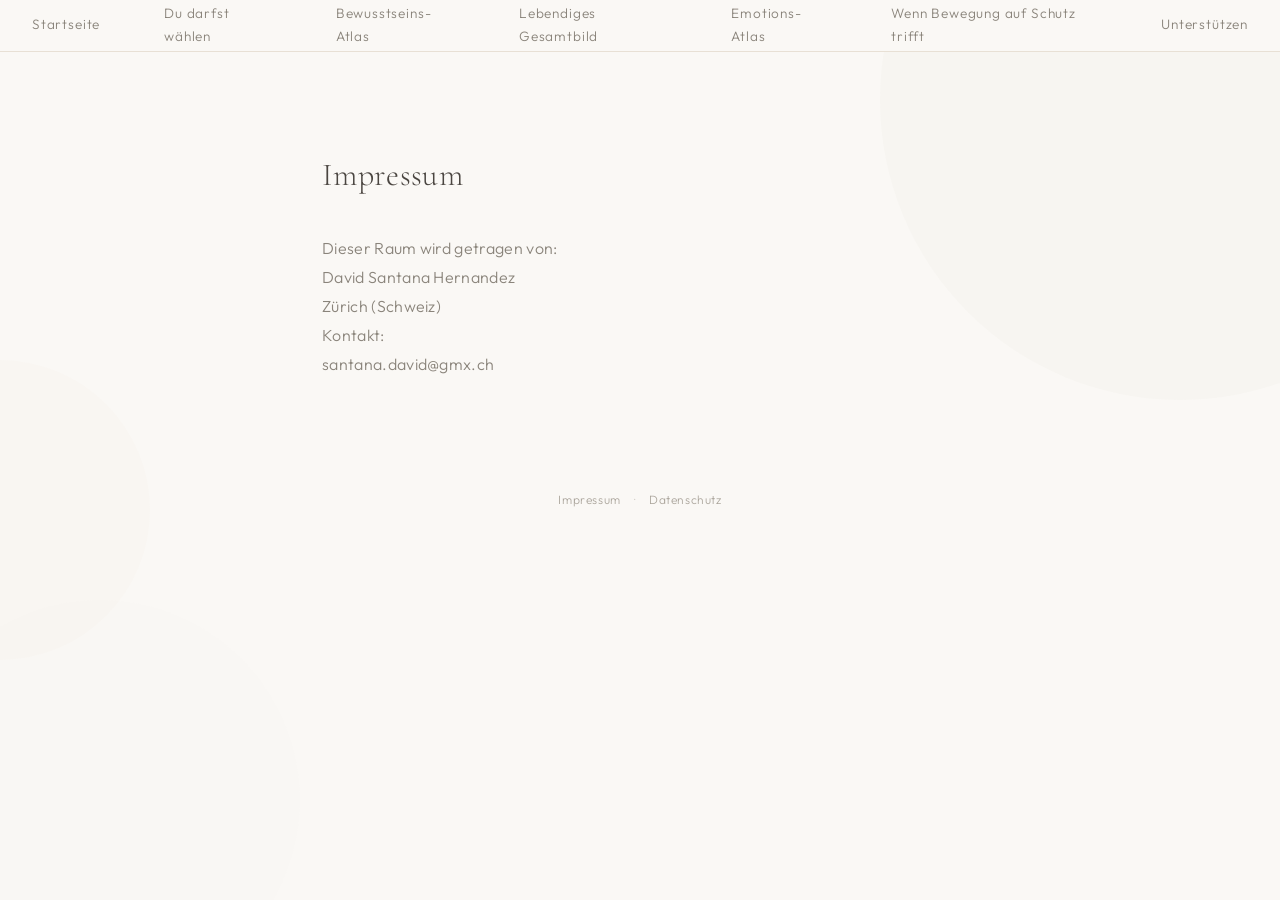
<file: impressum.html>
<!DOCTYPE html>
<html lang="de">

<head>
  <meta charset="UTF-8">
  <meta name="viewport" content="width=device-width, initial-scale=1.0">
  <title>Impressum</title>
  <meta name="description" content="Impressum">
  <link rel="stylesheet" href="style.css">
</head>

<body>

  <header class="site-header">
    <nav class="site-nav" aria-label="Hauptnavigation">
      <a href="index.html" class="site-nav__link">Startseite</a>
      <a href="du-darfst-waehlen.html" class="site-nav__link">Du darfst wählen</a>
      <a href="atlas.html" class="site-nav__link">Bewusstseins-Atlas</a>
      <a href="gesamtbild.html" class="site-nav__link">Lebendiges Gesamtbild</a>
      <a href="emotions.html" class="site-nav__link">Emotions-Atlas</a>
      <a href="schutz.html" class="site-nav__link">Wenn Bewegung auf Schutz trifft</a>
      <a href="unterstuetzen.html" class="site-nav__link">Unterstützen</a>
    </nav>

    <button class="hamburger-btn" id="hamburger-btn" aria-label="Menü öffnen">
      <span></span>
      <span></span>
      <span></span>
    </button>
  </header>

  <div class="mobile-nav-overlay" id="mobile-nav-overlay">
    <button class="mobile-nav-close" id="mobile-nav-close" aria-label="Menü schließen">✕</button>

    <a href="index.html" class="mobile-nav__link">Startseite</a>
    <a href="du-darfst-waehlen.html" class="mobile-nav__link">Du darfst wählen</a>
    <a href="atlas.html" class="mobile-nav__link">Bewusstseins-Atlas</a>
    <a href="gesamtbild.html" class="mobile-nav__link">Lebendiges Gesamtbild</a>
    <a href="emotions.html" class="mobile-nav__link">Emotions-Atlas</a>
    <a href="schutz.html" class="mobile-nav__link">Wenn Bewegung auf Schutz trifft</a>
    <a href="unterstuetzen.html" class="mobile-nav__link">Unterstützen</a>
  </div>

  <!-- Subtle background shapes -->
  <div class="bg-shape bg-shape--1" aria-hidden="true"></div>
  <div class="bg-shape bg-shape--2" aria-hidden="true"></div>
  <div class="bg-shape bg-shape--3" aria-hidden="true"></div>

  <main>
    <section class="legal-page animate-in">
      <h1 class="legal-page__title">Impressum</h1>
      <div class="legal-page__content">
        <p>Dieser Raum wird getragen von:</p>

        <p>David Santana Hernandez<br>
        Zürich (Schweiz)</p>

        <p>Kontakt:<br>
        santana.david@gmx.ch</p>
      </div>
    </section>
  </main>

  <footer class="site-footer">
    <a href="impressum.html">Impressum</a>
    <span class="site-footer__sep">·</span>
    <a href="datenschutz.html">Datenschutz</a>
  </footer>

  <script src="script.js"></script>

  <script>
    (function() {
      var btn = document.getElementById('hamburger-btn');
      var overlay = document.getElementById('mobile-nav-overlay');
      var closeBtn = document.getElementById('mobile-nav-close');
      function toggleMenu() {
        btn.classList.toggle('is-open');
        overlay.classList.toggle('is-open');
        document.body.style.overflow = overlay.classList.contains('is-open') ? 'hidden' : '';
      }
      if (btn && overlay) {
        btn.addEventListener('click', toggleMenu);
        if (closeBtn) closeBtn.addEventListener('click', toggleMenu);
      }
    })();
  </script>
</body>
</html>
</file>
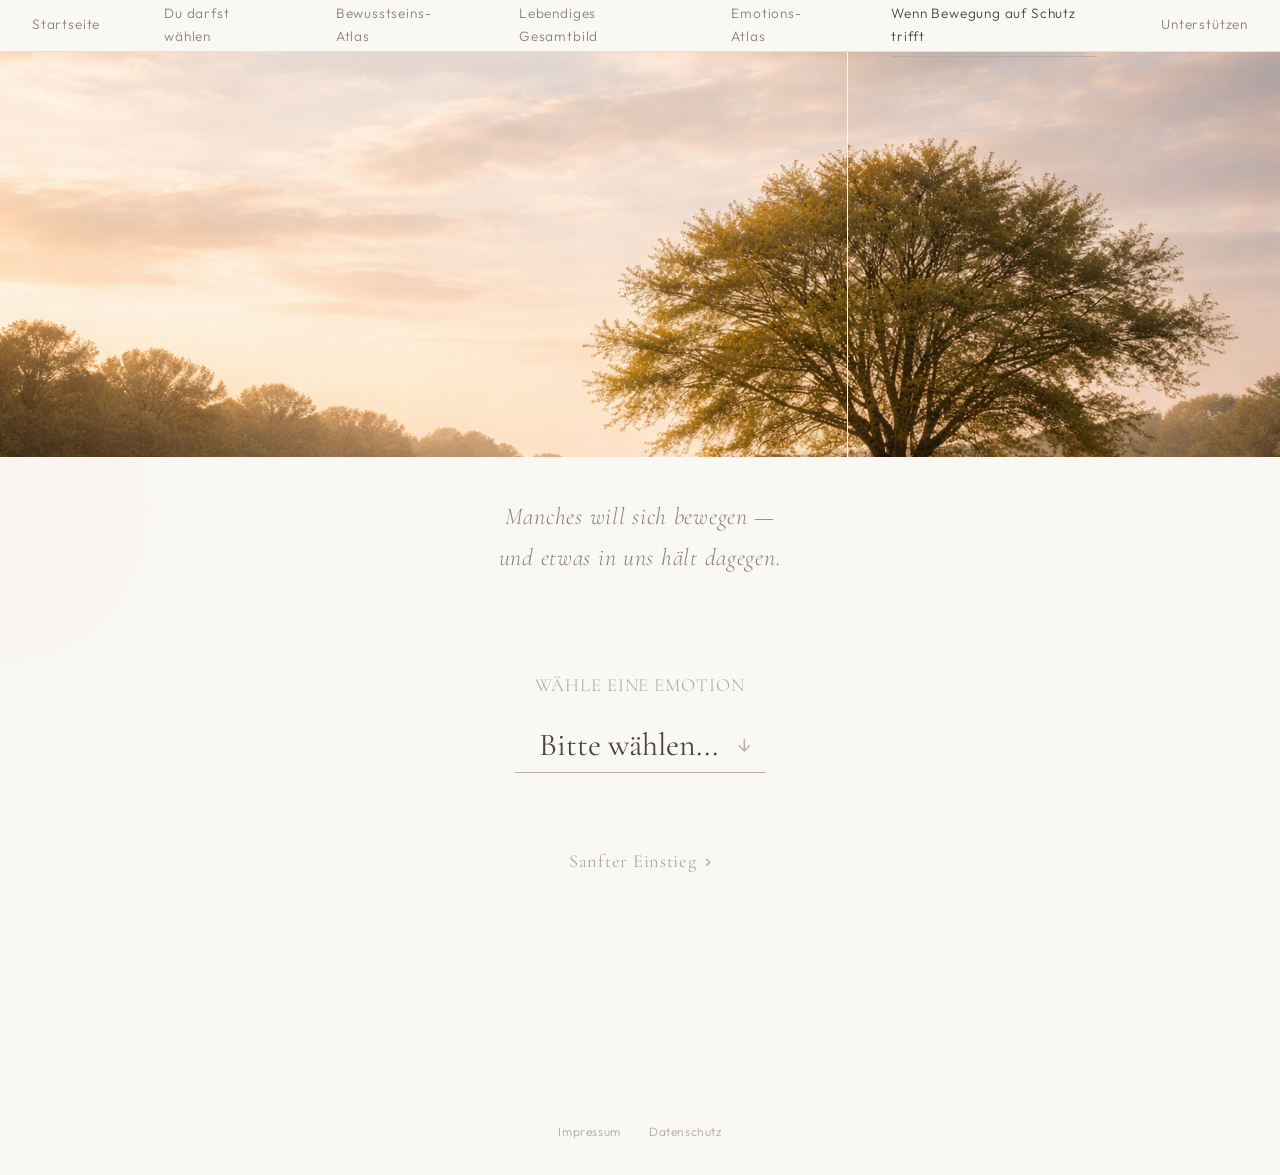
<file: schutz.html>
<!DOCTYPE html>
<html lang="de">
<head>
  <meta charset="UTF-8">
  <meta name="viewport" content="width=device-width, initial-scale=1.0">
  <title>Wenn Bewegung auf Schutz trifft – Übergänge im Erleben erkennen</title>
  <meta name="description" content="Ein Raum, um zu erkennen, wann sich etwas natürlich bewegt und wann Schutz beginnt, zu ordnen oder zu korrigieren.">
  <link rel="stylesheet" href="style.css">
</head>
<body>

  <header class="site-header">
    <nav class="site-nav" aria-label="Hauptnavigation">
      <a href="index.html" class="site-nav__link">Startseite</a>
      <a href="du-darfst-waehlen.html" class="site-nav__link">Du darfst wählen</a>
      <a href="atlas.html" class="site-nav__link">Bewusstseins-Atlas</a>
      <a href="gesamtbild.html" class="site-nav__link">Lebendiges Gesamtbild</a>
      <a href="emotions.html" class="site-nav__link">Emotions-Atlas</a>
      <a href="schutz.html" class="site-nav__link site-nav__link--active">Wenn Bewegung auf Schutz trifft</a>
      <a href="unterstuetzen.html" class="site-nav__link">Unterstützen</a>
    </nav>

    <button class="hamburger-btn" id="hamburger-btn" aria-label="Menü öffnen">
      <span></span>
      <span></span>
      <span></span>
    </button>
  </header>

  <div class="mobile-nav-overlay" id="mobile-nav-overlay">
    <button class="mobile-nav-close" id="mobile-nav-close" aria-label="Menü schließen">✕</button>

    <a href="index.html" class="mobile-nav__link">Startseite</a>
    <a href="du-darfst-waehlen.html" class="mobile-nav__link">Du darfst wählen</a>
    <a href="atlas.html" class="mobile-nav__link">Bewusstseins-Atlas</a>
    <a href="gesamtbild.html" class="mobile-nav__link">Lebendiges Gesamtbild</a>
    <a href="emotions.html" class="mobile-nav__link">Emotions-Atlas</a>
    <a href="schutz.html" class="mobile-nav__link site-nav__link--active">Wenn Bewegung auf Schutz trifft</a>
    <a href="unterstuetzen.html" class="mobile-nav__link">Unterstützen</a>
  </div>


  <!-- Subtle background shapes -->
  <div class="bg-shape bg-shape--1" aria-hidden="true"></div>
  <div class="bg-shape bg-shape--2" aria-hidden="true"></div>
  <div class="bg-shape bg-shape--3" aria-hidden="true"></div>

  <main>

    <!-- 1. Hero — reduced, quiet -->
    <section class="schutz-hero animate-in">
      <div class="schutz-hero__image"></div>
      <div class="schutz-hero__text animate-in animate-in--delay-1">
        <p class="schutz-hero__sentence">Manches will sich bewegen —<br>
        und etwas in uns hält dagegen.</p>
      </div>
    </section>

    <div class="schutz-container animate-in animate-in--delay-2">

      <!-- 2. Emotion Selector — prominent, directly after hero -->
      <section class="schutz-selector-section">
        <label for="emotion-select" class="schutz-selector__label">Wähle eine Emotion</label>
        <div class="quiet-select-wrapper">
          <select id="emotion-select" class="quiet-select">
            <option value="" disabled selected>Bitte wählen...</option>
            <option value="hoffnung">Hoffnung</option>
            <option value="trauer">Trauer</option>
            <option value="zorn">Zorn</option>
            <option value="angst">Angst</option>
            <option value="freude">Freude</option>
            <option value="dankbarkeit">Dankbarkeit</option>
            <option value="neugier">Neugier</option>
            <option value="scham">Scham</option>
            <option value="sehnsucht">Sehnsucht</option>
            <option value="beruehrtheit">Berührtheit</option>
            <option value="wut">Wut</option>
          </select>
        </div>
      </section>

      <!-- 3. Sanfter Einstieg — collapsible, closed by default -->
      <section class="schutz-einstieg">
        <button class="schutz-einstieg__toggle" id="einstieg-toggle" aria-expanded="false">
          <span class="schutz-einstieg__title">Sanfter Einstieg</span>
          <span class="schutz-einstieg__arrow">›</span>
        </button>
        <div class="schutz-einstieg__content" id="einstieg-content">
          <div class="schutz-einstieg__text">
            <p>Du kannst dir vorstellen,<br>
            du bist ein Fotograf.</p>

            <p>Manchmal gehst du näher heran.<br>
            Manchmal trittst du einen Schritt zurück.</p>

            <p>Manchmal wird etwas klarer,<br>
            manchmal wird es weiter.</p>

            <p>So bewegt sich auch dein inneres Erleben.</p>

            <p>Manche Dinge berühren dich.<br>
            Manche bekommen Bedeutung.<br>
            Manche ziehen sich zusammen,<br>
            andere öffnen sich.</p>

            <p>Das ist Bewegung.</p>

            <p>Und sie ist natürlich.</p>

            <p>Doch oft geschieht noch etwas anderes:</p>

            <p>In dem Moment,<br>
            in dem sich etwas zeigt,<br>
            beginnt dein System einzugreifen.</p>

            <p>Es bewertet.<br>
            Es ordnet ein.<br>
            Es versucht zu regulieren.</p>

            <p>Nicht weil etwas falsch ist —<br>
            sondern weil es gelernt hat, dich zu schützen.</p>

            <p>So entsteht ein feiner Übergang:</p>

            <p>Von Bewegung<br>
            zu Kontrolle.</p>

            <p>Von Wahrnehmen<br>
            zu Korrigieren.</p>

            <p>Dieser Raum lädt dich ein,<br>
            diesen Übergang zu erkennen.</p>

            <p>Nicht um etwas zu verändern,<br>
            sondern um zu sehen,</p>

            <p>was sich natürlich bewegt<br>
            — und was sich darüber gelegt hat.</p>
          </div>
        </div>
      </section>

      <!-- 4. Dynamic Content Area (unchanged) -->
      <section id="dynamic-content" class="schutz-dynamic-content" style="display: none; opacity: 0;">
        
        <!-- Abschnitt 1: Gegenüberstellung -->
        <div class="schutz-section">
          <div class="comparison-grid">
            <div class="comparison-column">
              <h3 class="comparison-title">Natürliche Bewegung</h3>
              <div class="comparison-content" id="content-natural">
                <!-- JS will inject here -->
              </div>
            </div>
            <div class="comparison-column">
              <h3 class="comparison-title">Wenn diese Bewegung als Fehler gelesen wird</h3>
              <div class="comparison-content" id="content-protection">
                <!-- JS will inject here -->
              </div>
            </div>
          </div>
        </div>

        <!-- Abschnitt 2: Was hier geschieht -->
        <div class="schutz-section schutz-section--center">
          <h3 class="schutz-section-title">Was hier geschieht</h3>
          <div class="schutz-section-text" id="content-happening">
            <!-- JS inject -->
          </div>
        </div>

        <!-- Abschnitt 3: Zwei mögliche Verläufe -->
        <div class="schutz-section">
          <div class="comparison-grid">
            <div class="comparison-column">
              <h4 class="comparison-subtitle">Wenn Bewegung frei fließt</h4>
              <div class="comparison-content" id="content-flow">
                <!-- JS inject -->
              </div>
            </div>
            <div class="comparison-column">
              <h4 class="comparison-subtitle">Wenn Schutz übernimmt</h4>
              <div class="comparison-content" id="content-stuck">
                <!-- JS inject -->
              </div>
            </div>
          </div>
        </div>

        <!-- Abschnitt 4: Sanfte Erinnerung -->
        <div class="schutz-section schutz-section--narrow">
          <h3 class="schutz-section-title">Sanfte Erinnerung</h3>
          <div class="schutz-section-text schutz-reminder" id="content-reminder">
            <!-- JS inject -->
          </div>
        </div>

        <!-- Abschnitt 5: Frieden mit dem Schutz -->
        <div class="schutz-section schutz-section--narrow" style="margin-top: 6rem;">
          <h3 class="schutz-section-title">Frieden mit dem Schutz</h3>
          <div class="schutz-section-text schutz-peace" id="content-peace">
            <!-- JS inject -->
          </div>
        </div>

      </section>
    </div>
  </main>

  <footer class="site-footer">
    <a href="impressum.html">Impressum</a>
    <span class="site-footer__sep">·</span>
    <a href="datenschutz.html">Datenschutz</a>
  </footer>

  <script src="script.js"></script>
  <script src="schutz-script.js"></script>

  <script>
    (function() {
      var btn = document.getElementById('hamburger-btn');
      var overlay = document.getElementById('mobile-nav-overlay');
      var closeBtn = document.getElementById('mobile-nav-close');
      function toggleMenu() {
        btn.classList.toggle('is-open');
        overlay.classList.toggle('is-open');
        document.body.style.overflow = overlay.classList.contains('is-open') ? 'hidden' : '';
      }
      if (btn && overlay) {
        btn.addEventListener('click', toggleMenu);
        if (closeBtn) closeBtn.addEventListener('click', toggleMenu);
      }
    })();

    // Sanfter Einstieg toggle
    (function() {
      var toggle = document.getElementById('einstieg-toggle');
      var content = document.getElementById('einstieg-content');
      if (toggle && content) {
        toggle.addEventListener('click', function() {
          var isOpen = toggle.getAttribute('aria-expanded') === 'true';
          toggle.setAttribute('aria-expanded', !isOpen);
          if (!isOpen) {
            content.style.maxHeight = content.scrollHeight + 'px';
            content.classList.add('is-open');
          } else {
            content.style.maxHeight = '0';
            content.classList.remove('is-open');
          }
        });
      }
    })();

    // Sticky detection for selector
    (function() {
      var selector = document.querySelector('.schutz-selector-section');
      if (!selector) return;
      var headerH = parseInt(getComputedStyle(document.documentElement).getPropertyValue('--header-height')) || 52;
      var observer = new IntersectionObserver(function(entries) {
        entries.forEach(function(e) {
          selector.classList.toggle('is-stuck', !e.isIntersecting);
        });
      }, { rootMargin: '-' + (headerH + 1) + 'px 0px 0px 0px', threshold: 1.0 });
      observer.observe(selector);
    })();

    // Smooth scroll to content on emotion change
    (function() {
      var select = document.getElementById('emotion-select');
      var dynamicContent = document.getElementById('dynamic-content');
      if (select && dynamicContent) {
        select.addEventListener('change', function() {
          setTimeout(function() {
            dynamicContent.scrollIntoView({ behavior: 'smooth', block: 'start' });
          }, 200);
        });
      }
    })();
  </script>
</body>
</html>
</file>
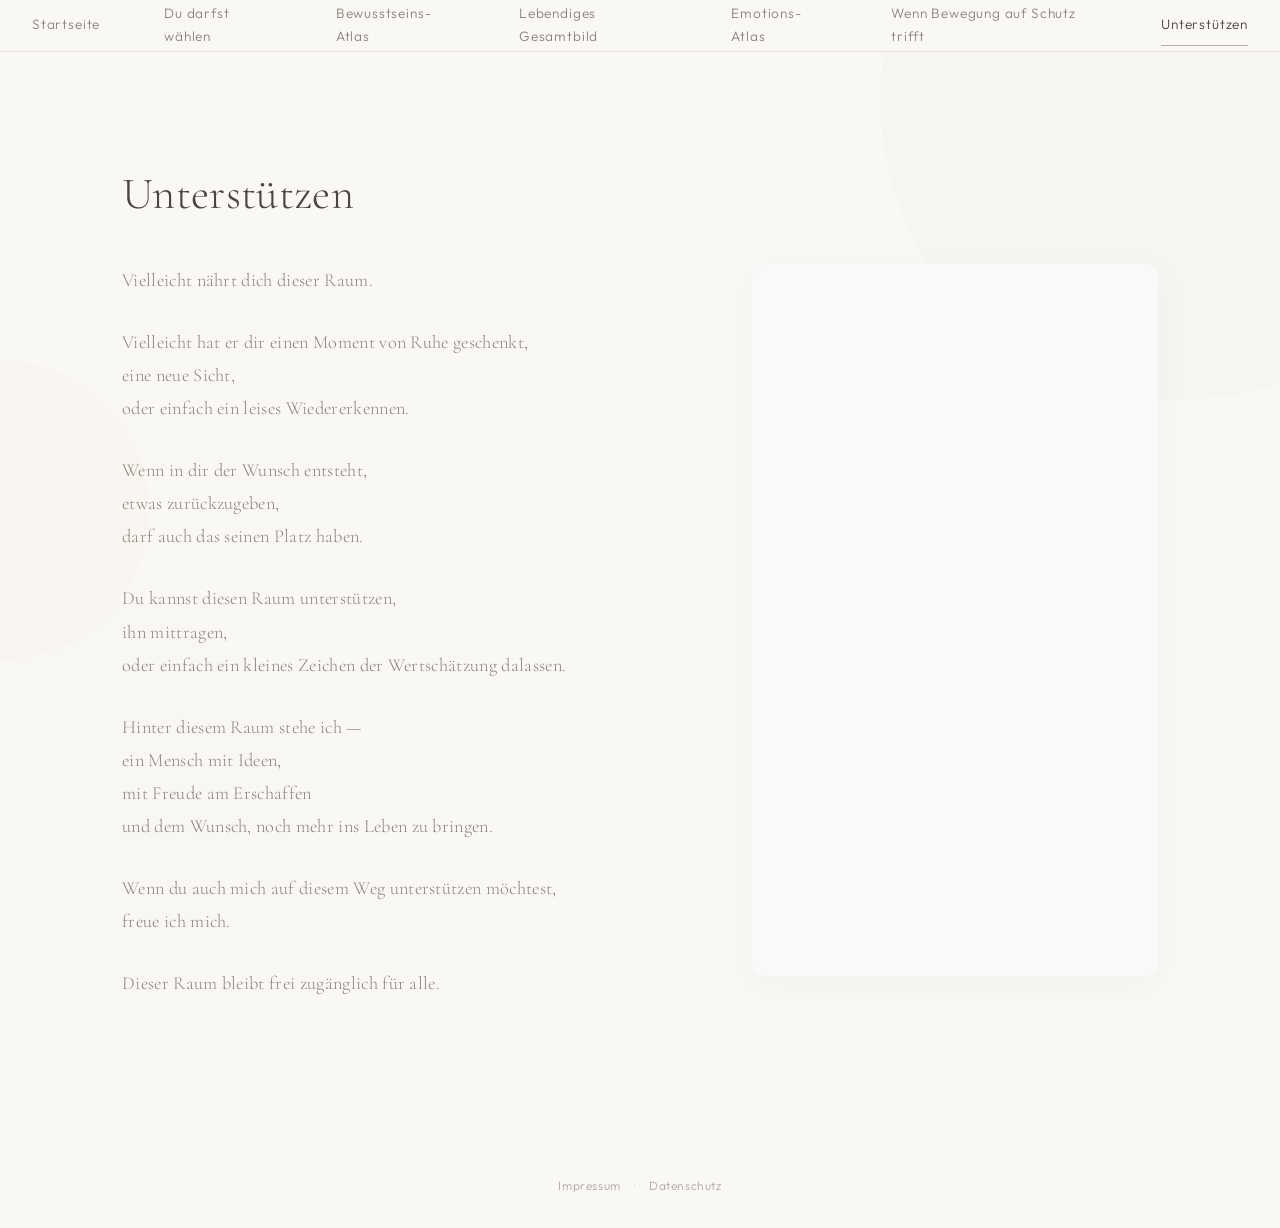
<file: unterstuetzen.html>
<!DOCTYPE html>
<html lang="de">
<head>
  <meta charset="UTF-8">
  <meta name="viewport" content="width=device-width, initial-scale=1.0">
  <title>Unterstützen – Diesen Raum mittragen</title>
  <meta name="description" content="Wenn dich dieser Raum nährt, kannst du ihn unterstützen und seine Offenheit für andere mit ermöglichen.">
  <link rel="stylesheet" href="style.css">
</head>
<body>

  <!-- Site Header / Navigation -->
  <header class="site-header">
    <nav class="site-nav" aria-label="Hauptnavigation">
      <a href="index.html" class="site-nav__link">Startseite</a>
      <a href="du-darfst-waehlen.html" class="site-nav__link">Du darfst wählen</a>
      <a href="atlas.html" class="site-nav__link">Bewusstseins-Atlas</a>
      <a href="gesamtbild.html" class="site-nav__link">Lebendiges Gesamtbild</a>
      <a href="emotions.html" class="site-nav__link">Emotions-Atlas</a>
      <a href="schutz.html" class="site-nav__link">Wenn Bewegung auf Schutz trifft</a>
      <a href="unterstuetzen.html" class="site-nav__link site-nav__link--active">Unterstützen</a>
    </nav>

    <button class="hamburger-btn" id="hamburger-btn" aria-label="Menü öffnen">
      <span></span>
      <span></span>
      <span></span>
    </button>
  </header>

  <div class="mobile-nav-overlay" id="mobile-nav-overlay">
    <button class="mobile-nav-close" id="mobile-nav-close" aria-label="Menü schließen">✕</button>

    <a href="index.html" class="mobile-nav__link">Startseite</a>
    <a href="du-darfst-waehlen.html" class="mobile-nav__link">Du darfst wählen</a>
    <a href="atlas.html" class="mobile-nav__link">Bewusstseins-Atlas</a>
    <a href="gesamtbild.html" class="mobile-nav__link">Lebendiges Gesamtbild</a>
    <a href="emotions.html" class="mobile-nav__link">Emotions-Atlas</a>
    <a href="schutz.html" class="mobile-nav__link">Wenn Bewegung auf Schutz trifft</a>
    <a href="unterstuetzen.html" class="mobile-nav__link site-nav__link--active">Unterstützen</a>
  </div>


  <!-- Subtle background shapes -->
  <div class="bg-shape bg-shape--1" aria-hidden="true"></div>
  <div class="bg-shape bg-shape--2" aria-hidden="true"></div>
  <div class="bg-shape bg-shape--3" aria-hidden="true"></div>

  <main>
    <div class="support-page animate-in">
      <h1 class="support-title">Unterstützen</h1>
      
      <div class="support-grid">
        <div class="support-text">
          <p>
            Vielleicht nährt dich dieser Raum.
          </p>
          <p>
            Vielleicht hat er dir einen Moment von Ruhe geschenkt,<br>
            eine neue Sicht,<br>
            oder einfach ein leises Wiedererkennen.
          </p>
          <p>
            Wenn in dir der Wunsch entsteht,<br>
            etwas zurückzugeben,<br>
            darf auch das seinen Platz haben.
          </p>
          <p>
            Du kannst diesen Raum unterstützen,<br>
            ihn mittragen,<br>
            oder einfach ein kleines Zeichen der Wertschätzung dalassen.
          </p>
          <p>
            Hinter diesem Raum stehe ich —<br>
            ein Mensch mit Ideen,<br>
            mit Freude am Erschaffen<br>
            und dem Wunsch, noch mehr ins Leben zu bringen.
          </p>
          <p>
            Wenn du auch mich auf diesem Weg unterstützen möchtest,<br>
            freue ich mich.
          </p>
          <p>
            Dieser Raum bleibt frei zugänglich für alle.
          </p>
        </div>
        
        <div class="support-widget animate-in animate-in--delay-1" aria-label="Ko-Fi Widget">
          <iframe id='kofiframe' src='https://ko-fi.com/ichbinda/?hidefeed=true&widget=true&embed=true&preview=true' style='border:none;width:100%;padding:4px;background:#f9f9f9;' height='712' title='ichbinda'></iframe>
        </div>
      </div>
    </div>
  </main>
  
  <footer class="site-footer">
    <a href="impressum.html">Impressum</a>
    <span class="site-footer__sep">·</span>
    <a href="datenschutz.html">Datenschutz</a>
  </footer>

  <script src="script.js"></script>

  <script>
    (function() {
      var btn = document.getElementById('hamburger-btn');
      var overlay = document.getElementById('mobile-nav-overlay');
      var closeBtn = document.getElementById('mobile-nav-close');
      function toggleMenu() {
        btn.classList.toggle('is-open');
        overlay.classList.toggle('is-open');
        document.body.style.overflow = overlay.classList.contains('is-open') ? 'hidden' : '';
      }
      if (btn && overlay) {
        btn.addEventListener('click', toggleMenu);
        if (closeBtn) closeBtn.addEventListener('click', toggleMenu);
      }
    })();
  </script>
</body>
</html>
</file>
<file: style.css>
/* ================================================
   Bewusstseins-Atlas — Design System & Styles
   ================================================ */

@import url('https://fonts.googleapis.com/css2?family=Cormorant+Garamond:ital,wght@0,300;0,400;0,500;1,300;1,400&family=Outfit:wght@200;300;400&display=swap');

/* --- Design Tokens --- */
:root {
  --color-bg: #FAF8F5;
  --color-bg-warm: #F5F0EB;
  --color-beige: #E8E0D5;
  --color-beige-strong: #D8CCBD;
  --color-warm-gray: #B5AFA6;
  --color-sage: #A8B5A0;
  --color-sage-light: #C5CFBF;
  --color-text: #4A4540;
  --color-text-light: #8A847B;
  --color-text-faint: #ADA79E;
  --color-accent: #D4C5B0;
  --color-glow: rgba(168, 181, 160, 0.3);
  --color-glow-warm: rgba(212, 197, 176, 0.4);

  --font-display: 'Cormorant Garamond', Georgia, serif;
  --font-body: 'Outfit', -apple-system, sans-serif;

  --space-xs: 0.5rem;
  --space-sm: 1rem;
  --space-md: 2rem;
  --space-lg: 4rem;
  --space-xl: 6rem;

  --radius-pill: 50px;

  --transition-calm: 0.6s cubic-bezier(0.23, 1, 0.32, 1);
  --transition-gentle: 0.4s ease;

  --header-height: 52px;
}

/* --- Reset & Base --- */
*,
*::before,
*::after {
  box-sizing: border-box;
  margin: 0;
  padding: 0;
}

html {
  font-size: 16px;
  scroll-behavior: smooth;
  -webkit-font-smoothing: antialiased;
  -moz-osx-font-smoothing: grayscale;
}

body {
  font-family: var(--font-body);
  font-weight: 300;
  color: var(--color-text);
  background-color: var(--color-bg);
  line-height: 1.7;
  letter-spacing: 0.02em;
  min-height: 100vh;
  overflow-x: hidden;
}

/* ============================================ */
/* PAGE LAYOUT — viewport-fit                  */
/* ============================================ */

.page {
  display: flex;
  flex-direction: column;
  height: calc(100vh - var(--header-height));
  padding: var(--space-sm) var(--space-md);
  overflow: hidden;
}

/* --- Two-column atlas layout --- */
.atlas-layout {
  display: flex;
  align-items: flex-start;
  gap: 0;
  flex: 1;
  min-height: 0;
  width: 100%;
  max-width: 1500px;
  margin: 0 auto;
}

/* ============================================ */
/* SVG ATLAS — left column (circles + meta)    */
/* ============================================ */

.atlas {
  position: relative;
  flex: 1 1 auto;
  min-width: 0;
  align-self: center;
}

.atlas svg {
  width: 100%;
  height: auto;
  max-height: calc(100vh - 6rem);
  overflow: visible;
}

/* ============================================ */
/* TEXT COLUMN — right, internal scroll         */
/* ============================================ */

.text-column {
  flex: 0 1 38%;
  max-height: calc(100vh - 4rem);
  display: flex;
  flex-direction: column;
  overflow: hidden;
  padding: var(--space-lg) var(--space-xl) var(--space-lg) var(--space-lg);
  margin-top: 0;
}

/* Subtle scrollbar — spaced from text via padding-right */
.text-column::-webkit-scrollbar {
  width: 3px;
}

.text-column::-webkit-scrollbar-track {
  background: transparent;
}

.text-column::-webkit-scrollbar-thumb {
  background: var(--color-beige);
  border-radius: 3px;
}

.text-column__title {
  font-family: var(--font-display);
  font-size: 1.3rem;
  font-weight: 400;
  color: var(--color-text);
  letter-spacing: 0.05em;
  margin-bottom: var(--space-md);
}

.text-column__subtitle {
  font-family: var(--font-body);
  font-size: 0.78rem;
  font-weight: 400;
  color: #8A8176;
  letter-spacing: 0.1em;
  text-transform: uppercase;
  margin-top: var(--space-md);
  margin-bottom: var(--space-xs);
}

.text-column__subtitle:first-child {
  margin-top: 0;
}

.text-column__body {
  font-family: var(--font-body);
  font-size: 0.85rem;
  font-weight: 200;
  color: var(--color-text-light);
  line-height: 1.9;
  letter-spacing: 0.02em;
}

/* When body is direct child of topic-view (intro), make it scroll */
.topic-view--active>.text-column__body {
  flex: 1;
  min-height: 0;
  overflow-y: auto;
  padding-right: var(--space-sm);
}

.topic-view--active>.text-column__body::-webkit-scrollbar {
  width: 3px;
}

.topic-view--active>.text-column__body::-webkit-scrollbar-track {
  background: transparent;
}

.topic-view--active>.text-column__body::-webkit-scrollbar-thumb {
  background: var(--color-beige);
  border-radius: 3px;
}

.text-column__body p {
  margin-bottom: var(--space-sm);
}

/* ============================================ */
/* RING LINES — concentric circles             */
/* ============================================ */

.ring-line {
  fill: none;
  transition: var(--transition-gentle);
}

.ring-line--inner {
  stroke: var(--color-beige-strong);
  stroke-width: 1.2;
  opacity: 0.6;
}

.ring-line--middle {
  stroke: var(--color-beige-strong);
  stroke-width: 1;
  opacity: 0.5;
}

.ring-line--outer {
  stroke: var(--color-sage);
  stroke-width: 1;
  opacity: 0.5;
}

.ring-whisper {
  fill: none;
  stroke: var(--color-beige);
  stroke-width: 0.3;
  opacity: 0.1;
}

/* Ring labels along paths */
.ring-label {
  font-family: var(--font-body);
  font-size: 10px;
  font-weight: 200;
  fill: var(--color-sage);
  letter-spacing: 0.12em;
  text-transform: uppercase;
  opacity: 0.75;
}

/* ============================================ */
/* NODE DOTS & TEXT                             */
/* ============================================ */

.node-dot {
  transition: var(--transition-calm);
}

.node-dot--inner {
  fill: var(--color-beige-strong);
  opacity: 0.5;
}

.node-dot--outer {
  fill: var(--color-sage-light);
  opacity: 0.45;
}

.node-dot--meta {
  fill: var(--color-warm-gray);
  opacity: 0.6;
}

.node-text {
  font-family: var(--font-body);
  font-weight: 300;
  text-anchor: middle;
  dominant-baseline: auto;
  cursor: default;
  transition: var(--transition-gentle);
}

.node-text--inner {
  font-size: 13.5px;
  fill: var(--color-text);
  letter-spacing: 0.04em;
}

.node-text--outer {
  font-size: 13px;
  fill: var(--color-text-light);
  letter-spacing: 0.05em;
}

.node-text-center {
  font-family: var(--font-display);
  font-size: 18px;
  font-weight: 400;
  fill: var(--color-text);
  text-anchor: middle;
  dominant-baseline: central;
  letter-spacing: 0.06em;
  cursor: default;
  transition: var(--transition-gentle);
}

.node-text-meta {
  font-family: var(--font-body);
  font-size: 13px;
  font-weight: 300;
  fill: var(--color-text);
  text-anchor: middle;
  dominant-baseline: auto;
  letter-spacing: 0.04em;
  cursor: default;
  transition: var(--transition-gentle);
}

/* ============================================ */
/* META-EBENE — SVG elements                   */
/* ============================================ */

.meta-separator {
  stroke: var(--color-sage);
  stroke-width: 0.8;
  opacity: 0.25;
}

.meta-heading {
  font-family: var(--font-body);
  font-size: 11px;
  font-weight: 400;
  fill: var(--color-sage);
  text-anchor: middle;
  letter-spacing: 0.14em;
  text-transform: uppercase;
  opacity: 0.85;
}

.meta-heading-rule {
  stroke: var(--color-sage);
  stroke-width: 0.8;
  opacity: 0.25;
}

/* ============================================ */
/* HOVER INTERACTIONS                          */
/* ============================================ */

.atlas-node {
  cursor: default;
  transition: var(--transition-calm);
  outline: none;
}

/* Inner ring hover */
.atlas-node:hover .node-dot--inner {
  r: 10;
  opacity: 0.7;
  fill: var(--color-accent);
  filter: drop-shadow(0 0 12px var(--color-glow-warm));
}

.atlas-node:hover .node-text--inner {
  fill: var(--color-text);
  font-size: 14.5px;
}

/* Outer ring hover */
.atlas-node:hover .node-dot--outer {
  r: 10;
  opacity: 0.65;
  fill: var(--color-sage);
  filter: drop-shadow(0 0 12px var(--color-glow));
}

.atlas-node:hover .node-text--outer {
  fill: var(--color-text);
  font-size: 14px;
}

/* Center hover */
.atlas-node--center {
  cursor: default;
}

.atlas-node--center:hover .node-text-center {
  filter: drop-shadow(0 0 18px var(--color-glow-warm));
  fill: var(--color-text);
  font-size: 19.5px;
}

.atlas-node--center:hover .center-circle-fill {
  opacity: 0.5;
}

.atlas-node--center:hover .center-circle-stroke {
  stroke: var(--color-accent);
  opacity: 0.8;
}

/* Meta hover */
.atlas-node--meta:hover .node-dot--meta {
  r: 8;
  opacity: 0.8;
  fill: var(--color-warm-gray);
  filter: drop-shadow(0 0 10px rgba(181, 175, 166, 0.3));
}

.atlas-node--meta:hover .node-text-meta {
  fill: var(--color-text);
  font-size: 14px;
}

/* ============================================ */
/* TOPIC VIEWS — show/hide content sections    */
/* ============================================ */

.topic-view {
  display: none;
}

.topic-view--active {
  display: flex;
  flex-direction: column;
  flex: 1;
  min-height: 0;
}

/* Scroll wrapper for tab content */
.topic-scroll {
  flex: 1;
  min-height: 0;
  overflow-y: auto;
  padding-right: var(--space-sm);
}

.topic-scroll::-webkit-scrollbar {
  width: 3px;
}

.topic-scroll::-webkit-scrollbar-track {
  background: transparent;
}

.topic-scroll::-webkit-scrollbar-thumb {
  background: var(--color-beige);
  border-radius: 3px;
}

/* ============================================ */
/* TOPIC TABS — typographic, no hard buttons   */
/* ============================================ */

.topic-tabs {
  display: flex;
  gap: var(--space-md);
  margin-bottom: var(--space-md);
  border-bottom: 1px solid var(--color-beige);
  padding-bottom: var(--space-xs);
}

.topic-tab {
  font-family: var(--font-body);
  font-size: 0.82rem;
  font-weight: 300;
  color: var(--color-text-light);
  background: none;
  border: none;
  border-bottom: 2px solid transparent;
  padding: 0 0 var(--space-xs) 0;
  cursor: pointer;
  letter-spacing: 0.04em;
  transition: var(--transition-gentle);
  margin-bottom: -1px;
}

.topic-tab:hover {
  color: var(--color-text);
}

.topic-tab--active {
  color: var(--color-text);
  font-weight: 400;
  border-bottom-color: var(--color-accent);
}

/* Tab content panels */
.tab-content {
  display: none;
}

.tab-content--active {
  display: block;
}

/* ============================================ */
/* BEZIEHUNGEN TAB (Accordion UI)               */
/* ============================================ */

.beziehungen-tab__leitsatz {
  font-family: var(--font-body);
  font-size: 0.95rem;
  font-weight: 500;
  line-height: 1.7;
  color: var(--color-text-light);
  margin-bottom: var(--space-md);
  padding-bottom: var(--space-sm);
  border-bottom: 1px solid var(--color-bg-warm);
}

.accordion-group {
  margin-bottom: var(--space-md);
}

.accordion-group-title {
  font-family: var(--font-body);
  font-size: 0.8rem;
  text-transform: uppercase;
  letter-spacing: 0.15em;
  color: var(--color-text-faint);
  margin-bottom: var(--space-xs);
  padding-left: var(--space-xs);
}

.accordion-item {
  border-bottom: 1px solid var(--color-bg-warm);
}

.accordion-header {
  width: 100%;
  text-align: left;
  background: none;
  border: none;
  padding: 0.8rem var(--space-xs);
  font-family: var(--font-display);
  font-size: 1.1rem;
  color: var(--color-text);
  cursor: pointer;
  display: flex;
  justify-content: space-between;
  align-items: center;
  transition: color var(--transition-gentle);
}

.accordion-header::after {
  content: '+';
  font-family: var(--font-body);
  font-size: 1.1rem;
  font-weight: 300;
  color: var(--color-warm-gray);
  transition: transform var(--transition-gentle);
}

.accordion-item.is-open .accordion-header::after {
  transform: rotate(45deg);
}

.accordion-content {
  max-height: 0;
  overflow: hidden;
  transition: max-height 0.5s cubic-bezier(0.23, 1, 0.32, 1), padding var(--transition-gentle);
  padding: 0 var(--space-xs);
}

.accordion-item.is-open .accordion-content {
  max-height: 800px;
  padding: 0 var(--space-xs) var(--space-sm) var(--space-xs);
}

.accordion-content p {
  margin-bottom: var(--space-sm);
  font-size: 0.85rem;
  font-weight: 200;
  line-height: 1.9;
}

.accordion-content p:last-child {
  margin-bottom: 0;
}

.accordion-content strong {
  font-weight: 500;
  color: var(--color-text);
}

/* Individual relationship colors within the accordion */
.accordion-group--genaehrt .accordion-group-title {
  color: #C89B8E;
  opacity: 0.85;
}

.accordion-group--genaehrt .accordion-header:hover,
.accordion-group--genaehrt .accordion-item.is-open .accordion-header {
  color: #C89B8E;
}

.accordion-group--stabilisiert .accordion-group-title {
  color: #C4A96A;
  opacity: 0.85;
}

.accordion-group--stabilisiert .accordion-header:hover,
.accordion-group--stabilisiert .accordion-item.is-open .accordion-header {
  color: #C4A96A;
}

.accordion-group--erkennbar .accordion-group-title {
  color: #7A9DB8;
  opacity: 0.85;
}

.accordion-group--erkennbar .accordion-header:hover,
.accordion-group--erkennbar .accordion-item.is-open .accordion-header {
  color: #7A9DB8;
}

.accordion-group--spuerbar .accordion-group-title {
  color: #8BB89A;
  opacity: 0.85;
}

.accordion-group--spuerbar .accordion-header:hover,
.accordion-group--spuerbar .accordion-item.is-open .accordion-header {
  color: #8BB89A;
}

/* Erlaubnis list */
.erlaubnis-list {
  list-style: none;
  padding: 0;
}

.erlaubnis-list li {
  position: relative;
  padding-left: 1.2em;
  margin-bottom: 0.8em;
  line-height: 1.8;
}

.erlaubnis-list li::before {
  content: '·';
  position: absolute;
  left: 0;
  color: var(--color-warm-gray);
  font-size: 1.4em;
  line-height: 1.3;
}

/* ============================================ */
/* SVG ACTIVE & DIMMED STATES                  */
/* ============================================ */

/* When a topic is active, dim all other nodes and the identity frame */
#atlas-svg.has-active .atlas-node,
#atlas-svg.has-active .identity-frame {
  opacity: 0.25;
  transition: opacity var(--transition-gentle);
}

/* The active node stays fully visible */
#atlas-svg.has-active .atlas-node.is-active,
#atlas-svg.has-active .identity-frame.is-active {
  opacity: 1;
}

/* Highlighted (connected) nodes stay fully visible too */
#atlas-svg.has-active .atlas-node[class*="bezug-highlight--"],
#atlas-svg.has-active-identity .atlas-node[class*="bezug-highlight--"],
#atlas-svg.has-active .identity-frame.bezug-highlight--stabilisiert,
#atlas-svg.has-active .identity-frame.bezug-highlight--erkennbar,
#atlas-svg.has-active .identity-frame.bezug-highlight--spuerbar,
#atlas-svg.has-active .identity-frame.bezug-highlight--genaehrt,
#atlas-svg.has-active-identity .identity-frame.bezug-highlight--stabilisiert,
#atlas-svg.has-active-identity .identity-frame.bezug-highlight--erkennbar,
#atlas-svg.has-active-identity .identity-frame.bezug-highlight--spuerbar,
#atlas-svg.has-active-identity .identity-frame.bezug-highlight--genaehrt {
  opacity: 1 !important;
}

/* Active center — permanent highlight */
#atlas-svg .atlas-node--center.is-active .node-text-center {
  filter: drop-shadow(0 0 18px var(--color-glow-warm));
  fill: var(--color-text);
  font-size: 19.5px;
}

#atlas-svg .atlas-node--center.is-active .center-circle-fill {
  opacity: 0.65;
}

#atlas-svg .atlas-node--center.is-active .center-circle-stroke {
  stroke: var(--color-accent);
  opacity: 0.9;
}

/* Active inner node */
#atlas-svg .atlas-node.is-active .node-dot--inner {
  r: 10;
  opacity: 1;
  fill: var(--color-accent);
  filter: drop-shadow(0 0 15px var(--color-glow-warm));
}

#atlas-svg .atlas-node.is-active .node-text--inner {
  fill: var(--color-text);
  font-size: 14.5px;
}

/* Active outer node */
#atlas-svg .atlas-node.is-active .node-dot--outer {
  r: 10;
  opacity: 1;
  fill: var(--color-sage);
  filter: drop-shadow(0 0 15px var(--color-glow));
}

#atlas-svg .atlas-node.is-active .node-text--outer {
  fill: var(--color-text);
  font-size: 14px;
}

/* Active meta node */
#atlas-svg .atlas-node.is-active .node-dot--meta {
  r: 8;
  opacity: 1;
  fill: var(--color-warm-gray);
  filter: drop-shadow(0 0 12px rgba(181, 175, 166, 0.45));
}

#atlas-svg .atlas-node.is-active .node-text-meta {
  fill: var(--color-text);
  font-size: 14px;
}

/* Ring lines and structural elements stay prominent */
/* (Dimming removed for permanence) */

/* ============================================ */
/* IDENTITÄT FRAME — outer atlas wrapper       */
/* ============================================ */

.identity-frame {
  cursor: pointer;
  outline: none;
}

.identity-frame__rect {
  fill: none;
  stroke: var(--color-warm-gray);
  stroke-width: 1.3;
  opacity: 0.65;
  transition: opacity var(--transition-gentle), stroke-width var(--transition-gentle);
}

.identity-frame__label {
  font-family: var(--font-body);
  font-size: 13.5px; /* Unified from 14px to be closer to other meta text */
  font-weight: 400;  /* Slightly stronger weight for readability */
  letter-spacing: 0.15em;
  text-transform: uppercase;
  fill: var(--color-sage);
  text-anchor: middle;
  opacity: 0.85;
  transition: opacity var(--transition-gentle);
}

.identity-frame .node-dot {
  transition: all var(--transition-calm);
}

/* Hover */
.identity-frame:hover .identity-frame__rect {
  opacity: 0.55;
  stroke: var(--color-accent);
  filter: drop-shadow(0 0 8px rgba(181, 175, 166, 0.15));
}

.identity-frame:hover .identity-frame__label {
  opacity: 0.75;
  fill: var(--color-text-muted);
}

.identity-frame:hover .node-dot {
  r: 6;
  opacity: 0.8;
  fill: var(--color-warm-gray);
  filter: drop-shadow(0 0 10px rgba(181, 175, 166, 0.3));
}

/* Active state */
.identity-frame.is-active .identity-frame__rect {
  opacity: 0.6;
  stroke: var(--color-accent);
  stroke-width: 1.5;
  filter: drop-shadow(0 0 12px rgba(181, 175, 166, 0.2));
}

.identity-frame.is-active .identity-frame__label {
  opacity: 0.85;
  fill: var(--color-text);
}

.identity-frame.is-active .node-dot {
  r: 6;
  opacity: 1;
  fill: var(--color-warm-gray);
  filter: drop-shadow(0 0 12px rgba(181, 175, 166, 0.45));
}

/* When identity is active, dim atlas nodes */
#atlas-svg.has-active-identity .atlas-node {
  opacity: 0.35;
  transition: opacity var(--transition-gentle);
}

/* When another topic is active, dim the identity frame */
#atlas-svg.has-active .identity-frame:not(.is-active) {
  opacity: 0.25;
  transition: opacity var(--transition-gentle);
}

/* Clickable cursor */
.atlas-node[data-topic] {
  cursor: pointer;
}

/* (Buttons and donation removed) */

/* ============================================ */
/* BEZIEHUNGSFÄDEN — relationship lines        */
/* ============================================ */

.beziehungsfaeden {
  opacity: 0;
  pointer-events: none;
  transition: opacity var(--transition-gentle);
}

.beziehungsfaeden--visible {
  opacity: 1;
}

.bezug-group {
  display: none;
}

.bezug-group.is-active {
  display: block;
}

.bezug-line {
  stroke-width: 1.5;
  fill: none;
}

/* Relationship type colors */
.bezug-stabilisiert {
  stroke: #C4A96A;
}

.bezug-erkennbar {
  stroke: #7A9DB8;
}

.bezug-spuerbar {
  stroke: #8BB89A;
}

.bezug-genaehrt {
  stroke: #C89B8E;
}

/* Legend */
.bezug-legende__title {
  font-family: var(--font-body);
  font-size: 11px;
  letter-spacing: 0.12em;
  text-transform: uppercase;
  fill: var(--color-sage);
  text-anchor: middle;
  opacity: 0.85;
}

.bezug-legende__text {
  font-family: var(--font-body);
  font-size: 11px;
  fill: var(--color-text-muted);
  opacity: 0.85;
}

.bezug-legende__line {
  stroke-width: 2;
}

/* Connected node highlights — dot + text take relationship color */

/* Stabilisiert (Ocker) */
.bezug-highlight--stabilisiert .node-dot {
  fill: #C4A96A !important;
  opacity: 1 !important;
  r: 7 !important;
  filter: drop-shadow(0 0 10px rgba(196, 169, 106, 0.6)) !important;
}

.bezug-highlight--stabilisiert .node-text--inner,
.bezug-highlight--stabilisiert .node-text--outer,
.bezug-highlight--stabilisiert .node-text-meta {
  fill: #C4A96A !important;
  opacity: 1 !important;
}

/* Erkennbar (Blau) */
.bezug-highlight--erkennbar .node-dot {
  fill: #7A9DB8 !important;
  opacity: 1 !important;
  r: 7 !important;
  filter: drop-shadow(0 0 10px rgba(122, 157, 184, 0.6)) !important;
}

.bezug-highlight--erkennbar .node-text--inner,
.bezug-highlight--erkennbar .node-text--outer,
.bezug-highlight--erkennbar .node-text-meta {
  fill: #7A9DB8 !important;
  opacity: 1 !important;
}

/* Spürbar (Grün) */
.bezug-highlight--spuerbar .node-dot {
  fill: #8BB89A !important;
  opacity: 1 !important;
  r: 7 !important;
  filter: drop-shadow(0 0 10px rgba(139, 184, 154, 0.6)) !important;
}

.bezug-highlight--spuerbar .node-text--inner,
.bezug-highlight--spuerbar .node-text--outer,
.bezug-highlight--spuerbar .node-text-meta {
  fill: #8BB89A !important;
  opacity: 1 !important;
}

/* Genährt (Rosé) */
.bezug-highlight--genaehrt .node-dot {
  fill: #C89B8E !important;
  opacity: 1 !important;
  r: 7 !important;
  filter: drop-shadow(0 0 10px rgba(200, 155, 142, 0.6)) !important;
}

.bezug-highlight--genaehrt .node-text--inner,
.bezug-highlight--genaehrt .node-text--outer,
.bezug-highlight--genaehrt .node-text-meta {
  fill: #C89B8E !important;
  opacity: 1 !important;
}

/* Identity frame highlight - Stabilisiert */
.identity-frame.bezug-highlight--stabilisiert .identity-frame__rect {
  stroke: #C4A96A !important;
  opacity: 1 !important;
  filter: drop-shadow(0 0 12px rgba(196, 169, 106, 0.6)) !important;
}

.identity-frame.bezug-highlight--stabilisiert .identity-frame__label {
  fill: #C4A96A !important;
  opacity: 1 !important;
  filter: drop-shadow(0 0 10px rgba(196, 169, 106, 0.6)) !important;
}

/* Identity frame highlight - Erkennbar */
.identity-frame.bezug-highlight--erkennbar .identity-frame__rect {
  stroke: #7A9DB8 !important;
  opacity: 1 !important;
  filter: drop-shadow(0 0 12px rgba(122, 157, 184, 0.6)) !important;
}

.identity-frame.bezug-highlight--erkennbar .identity-frame__label {
  fill: #7A9DB8 !important;
  opacity: 1 !important;
  filter: drop-shadow(0 0 10px rgba(122, 157, 184, 0.6)) !important;
}

/* Identity frame highlight - Spuerbar */
.identity-frame.bezug-highlight--spuerbar .identity-frame__rect {
  stroke: #8BB89A !important;
  opacity: 1 !important;
  filter: drop-shadow(0 0 12px rgba(139, 184, 154, 0.6)) !important;
}

.identity-frame.bezug-highlight--spuerbar .identity-frame__label {
  fill: #8BB89A !important;
  opacity: 1 !important;
  filter: drop-shadow(0 0 10px rgba(139, 184, 154, 0.6)) !important;
}

/* Identity frame highlight - Genährt */
.identity-frame.bezug-highlight--genaehrt .identity-frame__rect {
  stroke: #C89B8E !important;
  opacity: 1 !important;
  filter: drop-shadow(0 0 12px rgba(200, 155, 142, 0.6)) !important;
}

.identity-frame.bezug-highlight--genaehrt .identity-frame__label {
  fill: #C89B8E !important;
  opacity: 1 !important;
  filter: drop-shadow(0 0 10px rgba(200, 155, 142, 0.6)) !important;
}

/* ============================================ */
/* BACKGROUND SHAPES                           */
/* ============================================ */

.bg-shape {
  position: fixed;
  border-radius: 50%;
  opacity: 0.04;
  pointer-events: none;
  z-index: -1;
}

.bg-shape--1 {
  width: 600px;
  height: 600px;
  background: var(--color-sage);
  top: -200px;
  right: -200px;
}

.bg-shape--2 {
  width: 400px;
  height: 400px;
  background: var(--color-beige);
  bottom: -100px;
  left: -100px;
}

.bg-shape--3 {
  width: 300px;
  height: 300px;
  background: var(--color-accent);
  top: 40%;
  left: -150px;
}

/* ============================================ */
/* ANIMATIONS                                  */
/* ============================================ */

@keyframes fadeInUp {
  from {
    opacity: 0;
    transform: translateY(16px);
  }

  to {
    opacity: 1;
    transform: translateY(0);
  }
}

.animate-in {
  animation: fadeInUp 1.2s var(--transition-calm) both;
}

.animate-in--delay-1 {
  animation-delay: 0.2s;
}

.animate-in--delay-2 {
  animation-delay: 0.5s;
}

.animate-in--delay-3 {
  animation-delay: 0.8s;
}

/* ============================================ */
/* RESPONSIVE                                  */
/* ============================================ */

@media (max-width: 1100px) {
  .atlas-layout {
    gap: var(--space-sm);
  }

  .text-column {
    flex: 0 0 260px;
  }
}

@media (max-width: 860px) {
  .page {
    height: auto;
    overflow: auto;
  }

  .atlas-layout {
    flex-direction: column;
    align-items: center;
  }

  .atlas {
    width: 100%;
    max-width: 600px;
  }

  .atlas svg {
    max-height: none;
  }

  .text-column {
    flex: none;
    max-height: none;
    overflow-y: visible;
    padding-left: 0;
    max-width: 600px;
  }

  .bottom-bar {
    flex-wrap: wrap;
  }
}

/* ============================================ */
/* SITE HEADER / NAVIGATION                    */
/* ============================================ */

.site-header {
  position: sticky;
  top: 0;
  z-index: 100;
  height: var(--header-height);
  display: flex;
  align-items: center;
  justify-content: center;
  background-color: var(--color-bg);
  border-bottom: 1px solid var(--color-beige);
  padding: 0 var(--space-md);
}

.site-nav {
  display: flex;
  gap: var(--space-lg);
  align-items: center;
}

.site-nav__link {
  font-family: var(--font-body);
  font-weight: 300;
  font-size: 0.85rem;
  letter-spacing: 0.06em;
  text-decoration: none;
  color: var(--color-text-light);
  padding: var(--space-xs) 0;
  border-bottom: 1.5px solid transparent;
  transition: color var(--transition-gentle), border-color var(--transition-gentle);
}

.site-nav__link:hover {
  color: var(--color-text);
}

.site-nav__link--active {
  color: var(--color-text);
  border-bottom-color: var(--color-warm-gray);
}

/* ============================================ */
/* PLACEHOLDER PAGES                           */
/* ============================================ */

.page--placeholder {
  display: flex;
  align-items: center;
  justify-content: center;
  overflow: visible;
}

.placeholder-content {
  text-align: center;
}

.placeholder-content__title {
  font-family: var(--font-display);
  font-weight: 300;
  font-size: 2.4rem;
  color: var(--color-text);
  margin-bottom: var(--space-sm);
  letter-spacing: 0.02em;
}

.placeholder-content__text {
  font-family: var(--font-body);
  font-weight: 300;
  font-size: 1rem;
  color: var(--color-text-light);
  line-height: 1.8;
}

/* ================================================
   Meta-Ebene & Achsen-Legende (Emotions-Atlas)
   ================================================ */

/* (Styles for .meta-separator and .meta-heading merged above) */

/* Meta node dots */
.node-dot--meta {
  fill: var(--color-warm-gray);
  opacity: 0.5;
  transition: all var(--transition-calm);
}

/* Meta node text */
.node-text-meta {
  font-family: var(--font-body);
  font-size: 12px;
  fill: var(--color-text-muted);
  text-anchor: middle;
  letter-spacing: 0.04em;
  opacity: 0.7;
  transition: all var(--transition-calm);
}

/* Meta node hover */
.atlas-node--meta:hover .node-dot--meta {
  opacity: 0.85;
  r: 5;
  fill: var(--color-text-muted);
  filter: drop-shadow(0 0 6px rgba(181, 175, 166, 0.25));
}

.atlas-node--meta:hover .node-text-meta {
  opacity: 0.9;
  fill: var(--color-text);
}

/* Meta node active */
.atlas-node--meta.is-active .node-dot--meta {
  opacity: 1;
  r: 8;
  fill: var(--color-warm-gray);
  filter: drop-shadow(0 0 8px rgba(181, 175, 166, 0.35));
}

.atlas-node--meta.is-active .node-text-meta {
  opacity: 1;
  fill: var(--color-text);
  font-weight: 600;
}

/* Meta node dimmed */
.atlas-node--meta.is-dimmed .node-dot--meta {
  opacity: 0.15;
}

.atlas-node--meta.is-dimmed .node-text-meta {
  opacity: 0.2;
}

/* Allow hover to override dimmed state */
.atlas-node--meta.is-dimmed:hover .node-dot--meta {
  opacity: 0.8;
}

.atlas-node--meta.is-dimmed:hover .node-text-meta {
  opacity: 1;
}

/* --- Achsen-Legende --- */

.achsen-legende__line {
  stroke-width: 2.5;
  stroke-linecap: round;
  opacity: 0.65;
}

.achsen-legende__text {
  font-family: var(--font-body);
  font-size: 10.5px;
  letter-spacing: 0.06em;
  fill: var(--color-text-muted);
  opacity: 0.75;
}

.achsen-legende__detail {
  font-family: var(--font-body);
  font-size: 9px;
  letter-spacing: 0.03em;
  fill: var(--color-warm-gray);
  opacity: 0.55;
}

/* Achsen colors — warm, earthy, quiet */
.achse-energie {
  stroke: #C4943A;  /* warm amber / gold */
}

.achse-dichte {
  stroke: #7A8B5C;  /* earthy olive / bronze-green */
}

.achse-richtung {
  stroke: #4E7B8B;  /* cool petrol / blue */
}

/* ================================================
   Emotions-Atlas — Active/Dimmed States
   ================================================ */

/* --- Structural dimming when any node is active --- */
/* (Dimming for rings removed to keep them permanently visible) */

#emotions-svg.has-active .meta-heading,
#emotions-svg.has-active .meta-heading-rule,
#emotions-svg.has-active .meta-separator {
  opacity: 1; /* Keep prominent for all active states */
}

#emotions-svg.has-active .achsen-legende__line,
#emotions-svg.has-active .achsen-legende__text,
#emotions-svg.has-active .achsen-legende__detail {
  opacity: 1; /* Keep prominent for all active states */
}

/* --- Outer ring: Active --- */
.atlas-node.is-active .node-dot--outer {
  opacity: 1;
  r: 10;
  fill: var(--color-sage);
  filter: drop-shadow(0 0 8px rgba(74, 69, 64, 0.2));
  transition: all var(--transition-calm);
}

.atlas-node.is-active .node-text--outer {
  opacity: 1;
  fill: var(--color-text);
  font-weight: 600;
  transition: all var(--transition-calm);
}

/* --- Outer ring: Dimmed --- */
.atlas-node.is-dimmed .node-dot--outer {
  opacity: 0.18;
  transition: all var(--transition-calm);
}

.atlas-node.is-dimmed .node-text--outer {
  opacity: 0.2;
  transition: all var(--transition-calm);
}

/* Allow hover to override dimmed state */
.atlas-node.is-dimmed:hover .node-dot--outer {
  opacity: 0.65;
}

.atlas-node.is-dimmed:hover .node-text--outer {
  opacity: 1;
}

/* --- Inner ring: Active (default, overridden by axis colors below) --- */
.atlas-node.is-active .node-dot--inner {
  opacity: 1;
  r: 10;
  fill: var(--color-text);
  filter: drop-shadow(0 0 8px rgba(74, 69, 64, 0.2));
  transition: all var(--transition-calm);
}

.atlas-node.is-active .node-text--inner {
  opacity: 1;
  fill: var(--color-text);
  font-weight: 600;
  transition: all var(--transition-calm);
}

/* --- Inner ring: Dimmed --- */
.atlas-node.is-dimmed .node-dot--inner {
  opacity: 0.18;
  transition: all var(--transition-calm);
}

.atlas-node.is-dimmed .node-text--inner {
  opacity: 0.2;
  transition: all var(--transition-calm);
}

/* Allow hover to override dimmed state */
.atlas-node.is-dimmed:hover .node-dot--inner {
  opacity: 0.7;
}

.atlas-node.is-dimmed:hover .node-text--inner {
  opacity: 1;
}

/* --- Center: Active --- */
.atlas-node--center.is-active .center-circle-fill {
  opacity: 1;
  filter: drop-shadow(0 0 12px rgba(212, 197, 176, 0.3));
  transition: all var(--transition-calm);
}

.atlas-node--center.is-active .node-text-center {
  opacity: 1;
  fill: var(--color-text);
  transition: all var(--transition-calm);
}

.atlas-node--center.is-active .node-dot--inner {
  fill: var(--color-accent); /* Keep warm-beige instead of turning black */
  opacity: 1;
}

/* --- Center: Dimmed --- */
.atlas-node--center.is-dimmed .center-circle-fill {
  opacity: 0.35;
  transition: all var(--transition-calm);
}

.atlas-node--center.is-dimmed .center-circle-stroke {
  opacity: 0.25;
  transition: all var(--transition-calm);
}

.atlas-node--center.is-dimmed .node-text-center {
  opacity: 0.25;
  transition: all var(--transition-calm);
}

.atlas-node--center.is-dimmed .node-dot--inner {
  opacity: 0.2;
  transition: all var(--transition-calm);
}

/* Allow hover to override dimmed state for center */
.atlas-node--center.is-dimmed:hover .center-circle-fill {
  opacity: 0.5;
}

.atlas-node--center.is-dimmed:hover .center-circle-stroke {
  opacity: 0.8;
}

.atlas-node--center.is-dimmed:hover .node-text-center {
  opacity: 1;
}

.atlas-node--center.is-dimmed:hover .node-dot--inner {
  opacity: 1;
}

/* ================================================
   Axis-Colored Highlights for Grund-Bewegungen
   ================================================ */

/* Energie axis: warm amber */
.atlas-node[data-axis="energie"].is-active .node-dot--inner {
  fill: #C4943A;
  filter: drop-shadow(0 0 10px rgba(196, 148, 58, 0.35));
}

.atlas-node[data-axis="energie"].is-active .node-text--inner {
  fill: #A07830;
}

/* Dichte axis: earthy olive */
.atlas-node[data-axis="dichte"].is-active .node-dot--inner {
  fill: #7A8B5C;
  filter: drop-shadow(0 0 10px rgba(122, 139, 92, 0.35));
}

.atlas-node[data-axis="dichte"].is-active .node-text--inner {
  fill: #65763E;
}

/* Richtung axis: cool petrol */
.atlas-node[data-axis="richtung"].is-active .node-dot--inner {
  fill: #4E7B8B;
  filter: drop-shadow(0 0 10px rgba(78, 123, 139, 0.35));
}

.atlas-node[data-axis="richtung"].is-active .node-text--inner {
  fill: #3E6573;
}

/* --- Counter-pole: soft highlight --- */
.atlas-node.is-counter-pole .node-dot--inner {
  opacity: 0.7;
  r: 6;
  transition: all var(--transition-calm);
}

.atlas-node.is-counter-pole .node-text--inner {
  opacity: 0.6;
  transition: all var(--transition-calm);
}

/* Counter-pole axis colors (softer) */
.atlas-node[data-axis="energie"].is-counter-pole .node-dot--inner {
  fill: #C4943A;
  opacity: 0.55;
  filter: drop-shadow(0 0 6px rgba(196, 148, 58, 0.2));
}

.atlas-node[data-axis="energie"].is-counter-pole .node-text--inner {
  fill: #A07830;
  opacity: 0.5;
}

.atlas-node[data-axis="dichte"].is-counter-pole .node-dot--inner {
  fill: #7A8B5C;
  opacity: 0.55;
  filter: drop-shadow(0 0 6px rgba(122, 139, 92, 0.2));
}

.atlas-node[data-axis="dichte"].is-counter-pole .node-text--inner {
  fill: #65763E;
  opacity: 0.5;
}

.atlas-node[data-axis="richtung"].is-counter-pole .node-dot--inner {
  fill: #4E7B8B;
  opacity: 0.55;
  filter: drop-shadow(0 0 6px rgba(78, 123, 139, 0.2));
}

.atlas-node[data-axis="richtung"].is-counter-pole .node-text--inner {
  fill: #3E6573;
  opacity: 0.5;
}

/* ================================================
   Axis-Colored Section Titles in Polarität Tab
   ================================================ */

.subtitle--energie {
  color: #C4943A !important;
}

.subtitle--dichte {
  color: #7A8B5C !important;
}

.subtitle--richtung {
  color: #4E7B8B !important;
}

/* ================================================
   LEBENDIGE BILDER — Gesamtbild Page
   ================================================ */

/* --- Bilder Area (left column) --- */
.bilder-area {
  position: relative;
  flex: 1 1 auto;
  min-width: 0;
  align-self: stretch;
  display: flex;
  align-items: center;
  justify-content: center;
  padding: var(--space-sm) var(--space-md);
}

/* --- Mosaic Grid (6-column staggered) --- */
.bilder-mosaic {
  display: grid;
  grid-template-columns: repeat(6, 1fr);
  grid-template-rows: auto auto;
  gap: var(--space-sm);
  width: 100%;
  max-width: 720px;
  margin: 0 auto;
  transition: opacity var(--transition-calm);
}

/* Top row: 3 cards spanning 2 columns each */
.bilder-card:nth-child(1) { grid-column: 1 / 3; }
.bilder-card:nth-child(2) { grid-column: 3 / 5; }
.bilder-card:nth-child(3) { grid-column: 5 / 7; }

/* Bottom row: 2 cards offset, sitting between top cards */
.bilder-card:nth-child(4) { grid-column: 2 / 4; }
.bilder-card:nth-child(5) { grid-column: 4 / 6; }

/* --- Card --- */
.bilder-card {
  display: flex;
  flex-direction: column;
  align-items: center;
  text-align: center;
  cursor: pointer;
  transition: all var(--transition-calm);
  border-radius: 14px;
  overflow: hidden;
  position: relative;
}

.bilder-card:hover .bilder-card__placeholder {
  opacity: 0.85;
  transform: scale(1.02);
}

.bilder-card:hover .bilder-card__title {
  opacity: 1;
}

/* --- Card Title --- */
.bilder-card__title {
  font-family: var(--font-display);
  font-size: 0.9rem;
  font-weight: 400;
  color: var(--color-text);
  letter-spacing: 0.04em;
  padding: var(--space-xs) 0;
  transition: opacity var(--transition-gentle);
  opacity: 0.85;
  z-index: 1;
}

/* --- Image Placeholder --- */
.bilder-card__image {
  width: 100%;
  aspect-ratio: 1 / 1;
  border-radius: 10px;
  overflow: hidden;
}

.bilder-card__placeholder {
  width: 100%;
  height: 100%;
  background: linear-gradient(
    135deg,
    var(--color-bg-warm) 0%,
    var(--color-beige) 35%,
    var(--color-sage-light) 70%,
    rgba(168, 181, 160, 0.25) 100%
  );
  opacity: 0.55;
  transition: all var(--transition-calm);
  transform: scale(1);
}

/* --- Mini-List (hidden for now) --- */
.bilder-card__links {
  display: none;
}

/* --- Real Image --- */
.bilder-card__img {
  width: 100%;
  height: 100%;
  object-fit: cover;
  display: block;
  transition: all var(--transition-calm);
}

/* --- Caption (hidden by default, shown only in detail view) --- */
.bilder-card__caption {
  display: none;
  font-family: var(--font-body);
  font-size: 0.72rem;
  font-weight: 200;
  color: var(--color-text-faint);
  letter-spacing: 0.04em;
  line-height: 1.8;
  text-align: center;
  padding: var(--space-xs) var(--space-sm);
}

/* ================================================
   PERSPEKTIVE PANELS — soft accordion
   ================================================ */

.perspektive-panel {
  margin-bottom: var(--space-xs);
}

.perspektive-panel__header {
  display: flex;
  align-items: center;
  gap: 0.6rem;
  width: 100%;
  background: none;
  border: none;
  cursor: pointer;
  padding: var(--space-sm) var(--space-xs);
  border-radius: 8px;
  transition: all var(--transition-gentle);
}

.perspektive-panel__header:hover {
  background: rgba(232, 224, 213, 0.2);
}

/* Chevron — rotates on open */
.perspektive-panel__chevron {
  font-size: 0.65rem;
  color: var(--color-text-faint);
  transition: transform 0.4s cubic-bezier(0.23, 1, 0.32, 1),
              color var(--transition-gentle);
  flex-shrink: 0;
  display: inline-block;
  transform: rotate(0deg);
}

.perspektive-panel.is-open .perspektive-panel__chevron {
  transform: rotate(90deg);
  color: var(--color-text-light);
}

.perspektive-panel__header:hover .perspektive-panel__chevron {
  color: var(--color-text-light);
}

.perspektive-panel__symbol {
  font-size: 1rem;
  opacity: 0.6;
  transition: opacity var(--transition-gentle);
  flex-shrink: 0;
}

.perspektive-panel__title {
  font-family: var(--font-display);
  font-size: 0.95rem;
  font-weight: 400;
  color: var(--color-text-light);
  letter-spacing: 0.03em;
  transition: color var(--transition-gentle);
}

.perspektive-panel__header:hover .perspektive-panel__title {
  color: var(--color-text);
}

.perspektive-panel__header:hover .perspektive-panel__symbol {
  opacity: 0.9;
}

/* Active / open state */
.perspektive-panel.is-open .perspektive-panel__header {
  background: rgba(232, 224, 213, 0.12);
}

.perspektive-panel.is-open .perspektive-panel__title {
  color: var(--color-text);
}

.perspektive-panel.is-open .perspektive-panel__symbol {
  opacity: 1;
}

/* Body — collapsed by default, smooth expand */
.perspektive-panel__body {
  max-height: 0;
  overflow: hidden;
  opacity: 0;
  transition: max-height 0.6s cubic-bezier(0.23, 1, 0.32, 1),
              opacity 0.4s ease,
              padding 0.4s ease;
  padding-left: 2.2rem;
  padding-right: var(--space-xs);
  border-left: 2px solid transparent;
  margin-left: 0.65rem;
}

.perspektive-panel.is-open .perspektive-panel__body {
  max-height: 3000px;
  opacity: 1;
  overflow: visible;
  padding-top: var(--space-sm);
  padding-bottom: var(--space-md);
  border-left-color: rgba(200, 188, 172, 0.3);
}

/* Typography inside panels */
.perspektive-panel__body p {
  line-height: 1.9;
  margin-bottom: 1.1em;
  font-size: 0.88rem;
}

.perspektive-panel__body p:last-child {
  margin-bottom: 0;
}

/* ================================================
   DETAIL VIEW — full-area single image
   ================================================ */

/* When active: hide all non-active cards completely */
.bilder-area.has-active .bilder-mosaic {
  display: flex;
  align-items: center;
  justify-content: center;
}

.bilder-area.has-active .bilder-card.is-dimmed {
  display: none;
}

/* Active card expands to fill the area */
.bilder-area.has-active .bilder-card.is-active {
  width: 100%;
  max-width: 100%;
  height: 100%;
  border-radius: 14px;
  cursor: default;
}

.bilder-area.has-active .bilder-card.is-active .bilder-card__title {
  font-size: 1.1rem;
  opacity: 1;
  padding: var(--space-sm) 0;
}

.bilder-area.has-active .bilder-card.is-active .bilder-card__placeholder {
  opacity: 0.75;
}

.bilder-area.has-active .bilder-card.is-active .bilder-card__image {
  border-radius: 12px;
  aspect-ratio: auto;
  flex: 1;
}

/* Show caption in detail view */
.bilder-area.has-active .bilder-card.is-active .bilder-card__caption {
  display: block;
}

/* --- Back Button --- */
.bilder-back {
  position: absolute;
  top: var(--space-sm);
  left: var(--space-sm);
  z-index: 10;
  display: flex;
  align-items: center;
  justify-content: center;
  width: 36px;
  height: 36px;
  border: none;
  border-radius: 50%;
  background: rgba(232, 224, 213, 0.35);
  color: var(--color-text-light);
  cursor: pointer;
  opacity: 0;
  pointer-events: none;
  transform: translateX(-6px);
  transition: all var(--transition-gentle);
}

.bilder-back.is-visible {
  opacity: 1;
  pointer-events: auto;
  transform: translateX(0);
}

.bilder-back:hover {
  background: rgba(232, 224, 213, 0.65);
  color: var(--color-text);
}

/* ================================================
   STARTSEITE (INDEX.HTML)
   ================================================ */

.hero {
  position: relative;
  height: 75vh;
  min-height: 500px;
  background-image: url('images/hero.png');
  background-size: cover;
  background-position: center;
  display: flex;
  align-items: center;
  justify-content: flex-start; /* Move content to the left */
  padding-left: 12vw; /* Generous breathing room from the left edge */
}

/* The upper darkening gradient is completely removed to let the sky breathe naturally */

.hero::after {
  content: '';
  position: absolute;
  bottom: 0;
  left: 0;
  width: 100%;
  height: 40%;
  background: linear-gradient(to top, var(--color-bg) 0%, rgba(250, 248, 245, 0) 100%);
  pointer-events: none;
}

.hero__text {
  position: relative;
  z-index: 10;
  font-family: var(--font-display);
  font-size: 2.2rem;
  line-height: 2; /* generous line spacing */
  /* Soft, warm dark grey / brown-grey */
  color: #4A423A;
  text-align: left;
  font-weight: 300;
  padding: 0;
  background: none;
  /* Extremely subtle, soft bright shadow to gently lift text without looking like a glow */
  text-shadow: 0 0 35px rgba(255, 250, 245, 0.4);
  /* A smaller vertical shift so it sits a bit lower, more deeply in the sky */
  margin-top: -5vh; 
  max-width: 45vw;
}

@media (max-width: 768px) {
  .hero {
    justify-content: center;
    align-items: flex-end;
    padding-left: 0;
    padding-bottom: 0;
    overflow: visible;
  }
  
  .hero__text {
    font-size: 1.5rem;
    line-height: 1.7;
    text-align: center;
    max-width: 80vw;
    margin-top: 0;
    margin-bottom: -4rem;
    /* Subtle shadow — the misty area provides natural contrast */
    text-shadow: 0 0 20px rgba(250, 248, 245, 0.5);
  }
}

.home-section {
  max-width: 900px;
  margin: 0 auto;
  padding: 4rem 2rem;
  text-align: center;
}

@media (max-width: 768px) {
  .hero + .home-section {
    padding-top: 7rem;
  }
}

.home-section__title {
  font-family: var(--font-display);
  font-size: 1.8rem;
  color: var(--color-text-faint);
  font-weight: 300;
  font-style: italic;
  margin-bottom: 2rem;
}

.home-section__content {
  font-family: var(--font-display);
  font-size: 1.35rem; /* larger, quieter aesthetic for the start page */
  line-height: 1.9;
  color: var(--color-text-light);
}

.home-section__content p {
  margin-bottom: 2.5rem;
}

.home-section__content p:last-child {
  margin-bottom: 0;
}

.home-rooms {
  display: grid;
  grid-template-columns: 1fr 1fr;
  gap: 2rem;
  margin-top: 1.5rem;
  max-width: 950px;
  margin-left: auto;
  margin-right: auto;
  align-items: stretch;
}

@media (max-width: 768px) {
  .home-rooms {
    grid-template-columns: 1fr;
    gap: 1.5rem;
  }
}

.home-room {
  text-decoration: none;
  display: flex;
  flex-direction: column;
  justify-content: center;
  align-items: center;
  padding: 2rem 2.5rem;
  border-radius: 12px;
  transition: background-color var(--transition-gentle), transform var(--transition-gentle);
  cursor: pointer;
  text-align: center;
}

.home-room:hover {
  background-color: rgba(200, 188, 172, 0.12); /* Very subtle warm background */
  transform: translateY(-2px);
}

.home-room__title {
  font-family: var(--font-display);
  font-size: 2.1rem;
  color: var(--color-text);
  font-weight: 300;
  margin-bottom: 0.8rem;
  transition: color var(--transition-gentle);
}

.home-room:hover .home-room__title {
  color: var(--color-text); /* Keeps it extremely quiet */
}

.home-room__desc {
  font-family: var(--font-body);
  font-size: 1.05rem;
  line-height: 1.7;
  color: var(--color-text-light);
  font-weight: 300;
  flex-grow: 1; /* Pushes arrow to the bottom if lines vary */
}

.home-room__arrow {
  margin-top: 1rem;
  font-size: 1.4rem;
  color: var(--color-text-light);
  opacity: 0.55; /* Higher opacity to be clearly visible */
  transition: opacity var(--transition-gentle), transform var(--transition-gentle);
}

.home-room:hover .home-room__arrow {
  opacity: 0.9;
  transform: translateX(5px);
  color: var(--color-text);
}

/* ================================================
   UNTERSTÜTZEN PAGE (SUPPORT)
   ================================================ */

.support-page {
  max-width: 1100px;
  margin: 0 auto;
  padding: var(--space-xl) var(--space-md) 8rem;
}

.support-grid {
  display: grid;
  grid-template-columns: 1.15fr 0.85fr;
  gap: 5rem;
  margin-top: 2rem; /* Reduced from 3rem to move content higher */
  align-items: start;
}

@media (max-width: 900px) {
  .support-grid {
    grid-template-columns: 1fr;
    gap: 4rem;
  }
}

.support-title {
  font-family: var(--font-display);
  font-size: 2.8rem;
  font-weight: 300;
  color: var(--color-text);
  margin-top: 0.5rem; /* Moves title higher up */
  margin-bottom: 1rem;
}

.support-text {
  font-family: var(--font-display);
  font-size: 1.15rem; /* Reduced from 1.35rem to make text smaller */
  line-height: 1.8;
  color: var(--color-text-light);
  font-weight: 300;
}

.support-text p {
  margin-bottom: 1.8rem; /* Reduced from 2.5rem */
}

.support-text p:last-child {
  margin-bottom: 0;
}

.support-widget {
  width: 100%;
  border-radius: 12px;
  overflow: hidden; /* Gently round the iframe corners */
  opacity: 0.95;
  transition: opacity var(--transition-gentle);
  box-shadow: 0 10px 40px rgba(0, 0, 0, 0.03); /* Extremely soft shadow for visual nesting, rather than hard box border */
}

.support-widget:hover {
  opacity: 1;
}

.support-widget iframe {
  border-radius: 12px;
  display: block;
}

/* ================================================
   SCHUTZ PAGE (WENN BEWEGUNG AUF SCHUTZ TRIFFT)
   ================================================ */

.schutz-hero {
  margin-bottom: 2.5rem;
}

.schutz-hero__image {
  width: 100vw;
  margin-left: calc(-50vw + 50%); /* Full viewport width breakout */
  height: 45vh;
  min-height: 300px;
  background-image: url('images/hero.png'); 
  background-size: cover;
  background-position: center;
}

.schutz-hero__text {
  max-width: 800px;
  margin: 2.5rem auto 0;
  text-align: center;
  padding: 0 var(--space-md);
}

.schutz-hero__sentence {
  font-family: var(--font-display);
  font-size: 1.5rem;
  font-weight: 300;
  font-style: italic;
  color: var(--color-text-light);
  letter-spacing: 0.03em;
}

.schutz-container {
  max-width: 1000px;
  margin: 0 auto;
  padding: 2rem var(--space-md) 8rem;
}

/* Dropdown Selector — sticky */
.schutz-selector-section {
  text-align: center;
  margin-bottom: 3rem;
  position: sticky;
  top: var(--header-height);
  z-index: 50;
  background-color: rgba(250, 248, 245, 0.92);
  backdrop-filter: blur(10px);
  -webkit-backdrop-filter: blur(10px);
  padding: 1.2rem var(--space-md);
  margin-left: calc(-1 * var(--space-md));
  margin-right: calc(-1 * var(--space-md));
  transition: box-shadow 0.3s ease;
}

.schutz-selector-section.is-stuck {
  box-shadow: 0 2px 12px rgba(0, 0, 0, 0.04);
}

/* Sanfter Einstieg — collapsible */
.schutz-einstieg {
  max-width: 650px;
  margin: 0 auto 4rem;
  text-align: center;
}

.schutz-einstieg__toggle {
  display: inline-flex;
  align-items: center;
  gap: 0.5rem;
  background: none;
  border: none;
  cursor: pointer;
  padding: 0.6rem 0;
  border-bottom: 1px solid transparent;
  transition: border-color var(--transition-gentle);
}

.schutz-einstieg__toggle:hover {
  border-bottom-color: var(--color-beige-strong);
}

.schutz-einstieg__title {
  font-family: var(--font-display);
  font-size: 1.15rem;
  font-weight: 400;
  color: var(--color-text-faint);
  letter-spacing: 0.04em;
}

.schutz-einstieg__arrow {
  font-size: 1.2rem;
  color: var(--color-text-faint);
  transition: transform var(--transition-gentle);
  display: inline-block;
}

.schutz-einstieg__toggle[aria-expanded="true"] .schutz-einstieg__arrow {
  transform: rotate(90deg);
}

.schutz-einstieg__content {
  max-height: 0;
  overflow: hidden;
  transition: max-height 0.6s cubic-bezier(0.23, 1, 0.32, 1), opacity 0.4s ease;
  opacity: 0;
}

.schutz-einstieg__content.is-open {
  opacity: 1;
}

.schutz-einstieg__text {
  font-family: var(--font-display);
  font-size: 1.2rem;
  line-height: 1.9;
  color: var(--color-text-light);
  padding: 2.5rem 0 1rem;
}

.schutz-einstieg__text p {
  margin-bottom: 1.8rem;
}

.schutz-selector__label {
  display: block;
  font-family: var(--font-display);
  font-size: 1.15rem;
  color: var(--color-text-faint);
  margin-bottom: 1rem;
  letter-spacing: 0.05em;
  text-transform: uppercase;
}

.quiet-select-wrapper {
  position: relative;
  display: inline-block;
}

.quiet-select {
  appearance: none;
  background: transparent;
  border: none;
  border-bottom: 1px solid var(--color-warm-gray);
  padding: 0.5rem 3rem 0.5rem 1.5rem;
  font-family: var(--font-display);
  font-size: 2rem;
  color: var(--color-text);
  cursor: pointer;
  outline: none;
  transition: border-color var(--transition-gentle), color var(--transition-gentle);
}

.quiet-select:hover, .quiet-select:focus {
  border-bottom-color: var(--color-accent);
}

.quiet-select-wrapper::after {
  content: '↓';
  position: absolute;
  right: 0.8rem;
  top: 50%;
  transform: translateY(-50%);
  font-family: var(--font-body);
  font-size: 1.4rem;
  color: var(--color-warm-gray);
  pointer-events: none;
}

/* Dynamic Sections */
.schutz-section {
  margin-bottom: 7rem;
  opacity: 0;
  transform: translateY(20px);
  transition: opacity 0.8s ease, transform 0.8s cubic-bezier(0.2, 0.8, 0.2, 1);
}

.schutz-section.is-visible {
  opacity: 1;
  transform: translateY(0);
}

.schutz-section-title {
  font-family: var(--font-display);
  font-size: 2.2rem;
  font-weight: 300;
  color: var(--color-text);
  margin-bottom: 2.5rem;
  text-align: center;
}

.comparison-grid {
  display: grid;
  grid-template-columns: 1fr 1fr;
  gap: 5rem;
}

@media (max-width: 800px) {
  .comparison-grid {
    grid-template-columns: 1fr;
    gap: 4rem;
  }
}

.comparison-title {
  font-family: var(--font-display);
  font-size: 1.6rem;
  font-weight: 400;
  color: var(--color-text);
  margin-bottom: 1.5rem;
  padding-bottom: 1rem;
  border-bottom: 1px solid rgba(200, 188, 172, 0.4);
}

.comparison-subtitle {
  font-family: var(--font-display);
  font-size: 1.45rem;
  font-weight: 400;
  color: var(--color-text);
  margin-bottom: 1.2rem;
}

.comparison-content {
  font-family: var(--font-body);
  font-size: 1.1rem;
  line-height: 1.85;
  color: var(--color-text-light);
}

.comparison-content p {
  margin-bottom: 1.5rem;
}

.comparison-content ul {
  padding-left: 1.2rem;
  margin-bottom: 1.5rem;
  list-style-type: disc;
}

.comparison-content li {
  margin-bottom: 0.6rem;
}

/* Section Modifiers */
.schutz-section--center {
  max-width: 750px;
  margin-left: auto;
  margin-right: auto;
}

.schutz-section--narrow {
  max-width: 600px;
  margin-left: auto;
  margin-right: auto;
}

.schutz-section-text {
  font-family: var(--font-body);
  font-size: 1.15rem;
  line-height: 1.9;
  color: var(--color-text-light);
  text-align: center;
}

.schutz-section-text p {
  margin-bottom: 1.8rem;
}

/* ================================================
   HAMBURGER MENU
   ================================================ */

.hamburger-btn {
  display: none;
  background: none;
  border: none;
  cursor: pointer;
  padding: 8px;
  z-index: 200;
  position: relative;
}

.hamburger-btn span {
  display: block;
  width: 22px;
  height: 1.5px;
  background-color: var(--color-text-light);
  margin: 5px 0;
  transition: var(--transition-gentle);
  border-radius: 2px;
}

.hamburger-btn.is-open {
  position: fixed;
  top: 12px;
  right: 16px;
}

.hamburger-btn.is-open span:nth-child(1) {
  transform: rotate(45deg) translate(4.5px, 4.5px);
}
.hamburger-btn.is-open span:nth-child(2) {
  opacity: 0;
}
.hamburger-btn.is-open span:nth-child(3) {
  transform: rotate(-45deg) translate(4.5px, -4.5px);
}

.mobile-nav-close {
  position: absolute;
  top: 12px;
  right: 16px;
  background: none;
  border: none;
  font-size: 1.5rem;
  color: var(--color-text-light);
  cursor: pointer;
  padding: 8px;
  line-height: 1;
  transition: color var(--transition-gentle);
}

.mobile-nav-close:hover {
  color: var(--color-text);
}

.mobile-nav-overlay {
  display: none;
}

/* ================================================
   ATLAS INVITATIONS (differentiated by breakpoint)
   ================================================ */

.atlas-invitation {
  display: none;
}

/* ================================================
   RESPONSIVE — TABLET / SMALL DESKTOP (max-width: 1100px)
   Navigation + Atlas invitation
   ================================================ */

@media (max-width: 1100px) {

  /* --- Hamburger visible --- */
  .hamburger-btn {
    display: block;
  }

  .site-header {
    justify-content: flex-end;
    padding: 0 var(--space-sm);
  }

  .site-nav {
    display: none;
  }

  /* --- Mobile Navigation Overlay --- */
  .mobile-nav-overlay {
    display: none;
    position: fixed;
    inset: 0;
    z-index: 150;
    background-color: rgba(250, 248, 245, 0.97);
    backdrop-filter: blur(12px);
    -webkit-backdrop-filter: blur(12px);
    flex-direction: column;
    align-items: center;
    justify-content: center;
    gap: 2rem;
    opacity: 0;
    transition: opacity 0.4s ease;
  }

  .mobile-nav-overlay.is-open {
    display: flex;
    opacity: 1;
  }

  .mobile-nav-overlay a {
    font-family: var(--font-display);
    font-size: 1.5rem;
    font-weight: 400;
    text-decoration: none;
    color: var(--color-text-light);
    padding: 0.5rem 1rem;
    transition: color var(--transition-gentle);
    text-align: center;
  }

  .mobile-nav-overlay a:hover,
  .mobile-nav-overlay a.site-nav__link--active {
    color: var(--color-text);
  }

  .mobile-nav-overlay a.site-nav__link--active {
    border-bottom: 1.5px solid var(--color-warm-gray);
    padding-bottom: 0.3rem;
  }

  /* --- Page layout adjustments --- */
  .page {
    height: auto;
    min-height: calc(100vh - var(--header-height));
    overflow: visible;
    padding: var(--space-sm);
  }

  /* --- Atlas layout (Bewusstseins-Atlas) --- */
  .atlas-layout {
    flex-direction: column;
    height: auto;
  }

  .atlas {
    display: none;
  }

  .text-column {
    flex: none;
    width: 100%;
    max-height: none;
    padding: var(--space-sm);
  }

  /* --- Atlas Invitation (shared styles) --- */
  .atlas-invitation {
    flex-direction: column;
    align-items: center;
    justify-content: center;
    text-align: center;
    padding: var(--space-lg) var(--space-md);
    min-height: 40vh;
  }

  /* Show desktop variant (769px–1100px) */
  .atlas-invitation--desktop {
    display: flex;
  }

  .atlas-invitation--mobile {
    display: none;
  }

  .mobile-atlas-invitation__icon {
    font-size: 2.5rem;
    margin-bottom: var(--space-md);
    opacity: 0.5;
  }

  .mobile-atlas-invitation__title {
    font-family: var(--font-display);
    font-size: 1.8rem;
    font-weight: 400;
    color: var(--color-text);
    margin-bottom: var(--space-sm);
    line-height: 1.4;
  }

  .mobile-atlas-invitation__text {
    font-family: var(--font-body);
    font-size: 1.05rem;
    font-weight: 300;
    line-height: 1.9;
    color: var(--color-text-light);
    max-width: 420px;
  }

  .mobile-atlas-invitation__text p {
    margin-bottom: 1rem;
  }

  /* --- Emotions Atlas (emotions.html) --- */
  .emotions-atlas {
    display: none;
  }

  .emotions-text-column {
    flex: none;
    width: 100%;
    max-height: none;
    padding: var(--space-sm);
  }
}

/* ================================================
   RESPONSIVE — MOBILE (max-width: 768px)
   Mobile-specific layout refinements
   ================================================ */

@media (max-width: 768px) {

  /* Switch to mobile invitation variant */
  .atlas-invitation--desktop {
    display: none;
  }

  .atlas-invitation--mobile {
    display: flex;
  }

  /* --- Startseite (index.html) --- */
  .hero {
    min-height: 50vh;
  }

  .hero__title {
    font-size: 2rem;
  }

  .hero__subtitle {
    font-size: 1.1rem;
  }

  .intro {
    padding: var(--space-md) var(--space-sm);
  }

  .intro__text {
    font-size: 1.05rem;
  }

  /* --- Unterstützen --- */
  .support-grid {
    grid-template-columns: 1fr !important;
    gap: var(--space-lg);
  }

  .support-title {
    font-size: 2rem;
  }

  .support-page {
    padding: var(--space-md) var(--space-sm);
  }

  /* --- Schutz-Seite --- */
  .schutz-hero__image {
    height: 30vh;
    min-height: 200px;
  }

  .schutz-hero {
    margin-bottom: 2rem;
  }

  .schutz-page-title {
    font-size: 1.8rem;
  }

  .schutz-content {
    padding: 0 var(--space-sm);
  }

  .schutz-container {
    padding: 1rem var(--space-sm) 4rem;
  }

  .schutz-selector-section {
    margin-bottom: 4rem;
  }

  /* --- Gesamtbild --- */
  .gesamtbild-hero {
    min-height: 30vh;
  }

  /* --- Du darfst wählen --- */
  .variante-content {
    padding: var(--space-sm);
  }
}

/* ================================================
   FOOTER
   ================================================ */

.site-footer {
  text-align: center;
  padding: 3rem var(--space-md) 2rem;
  font-family: var(--font-body);
  font-size: 0.75rem;
  letter-spacing: 0.05em;
}

.site-footer a {
  color: var(--color-text-faint);
  text-decoration: none;
  transition: color var(--transition-gentle);
}

.site-footer a:hover {
  color: var(--color-text-light);
}

.site-footer__sep {
  color: var(--color-text-faint);
  margin: 0 0.6rem;
  opacity: 0.5;
}

/* ================================================
   LEGAL PAGES (Impressum, Datenschutz)
   ================================================ */

.legal-page {
  max-width: 700px;
  margin: 0 auto;
  padding: 6rem var(--space-md) 4rem;
}

.legal-page__title {
  font-family: var(--font-display);
  font-size: 2rem;
  font-weight: 300;
  color: var(--color-text);
  margin-bottom: var(--space-md);
}

.legal-page__content {
  font-family: var(--font-body);
  font-size: 1rem;
  line-height: 1.8;
  color: var(--color-text-light);
}
</file>
